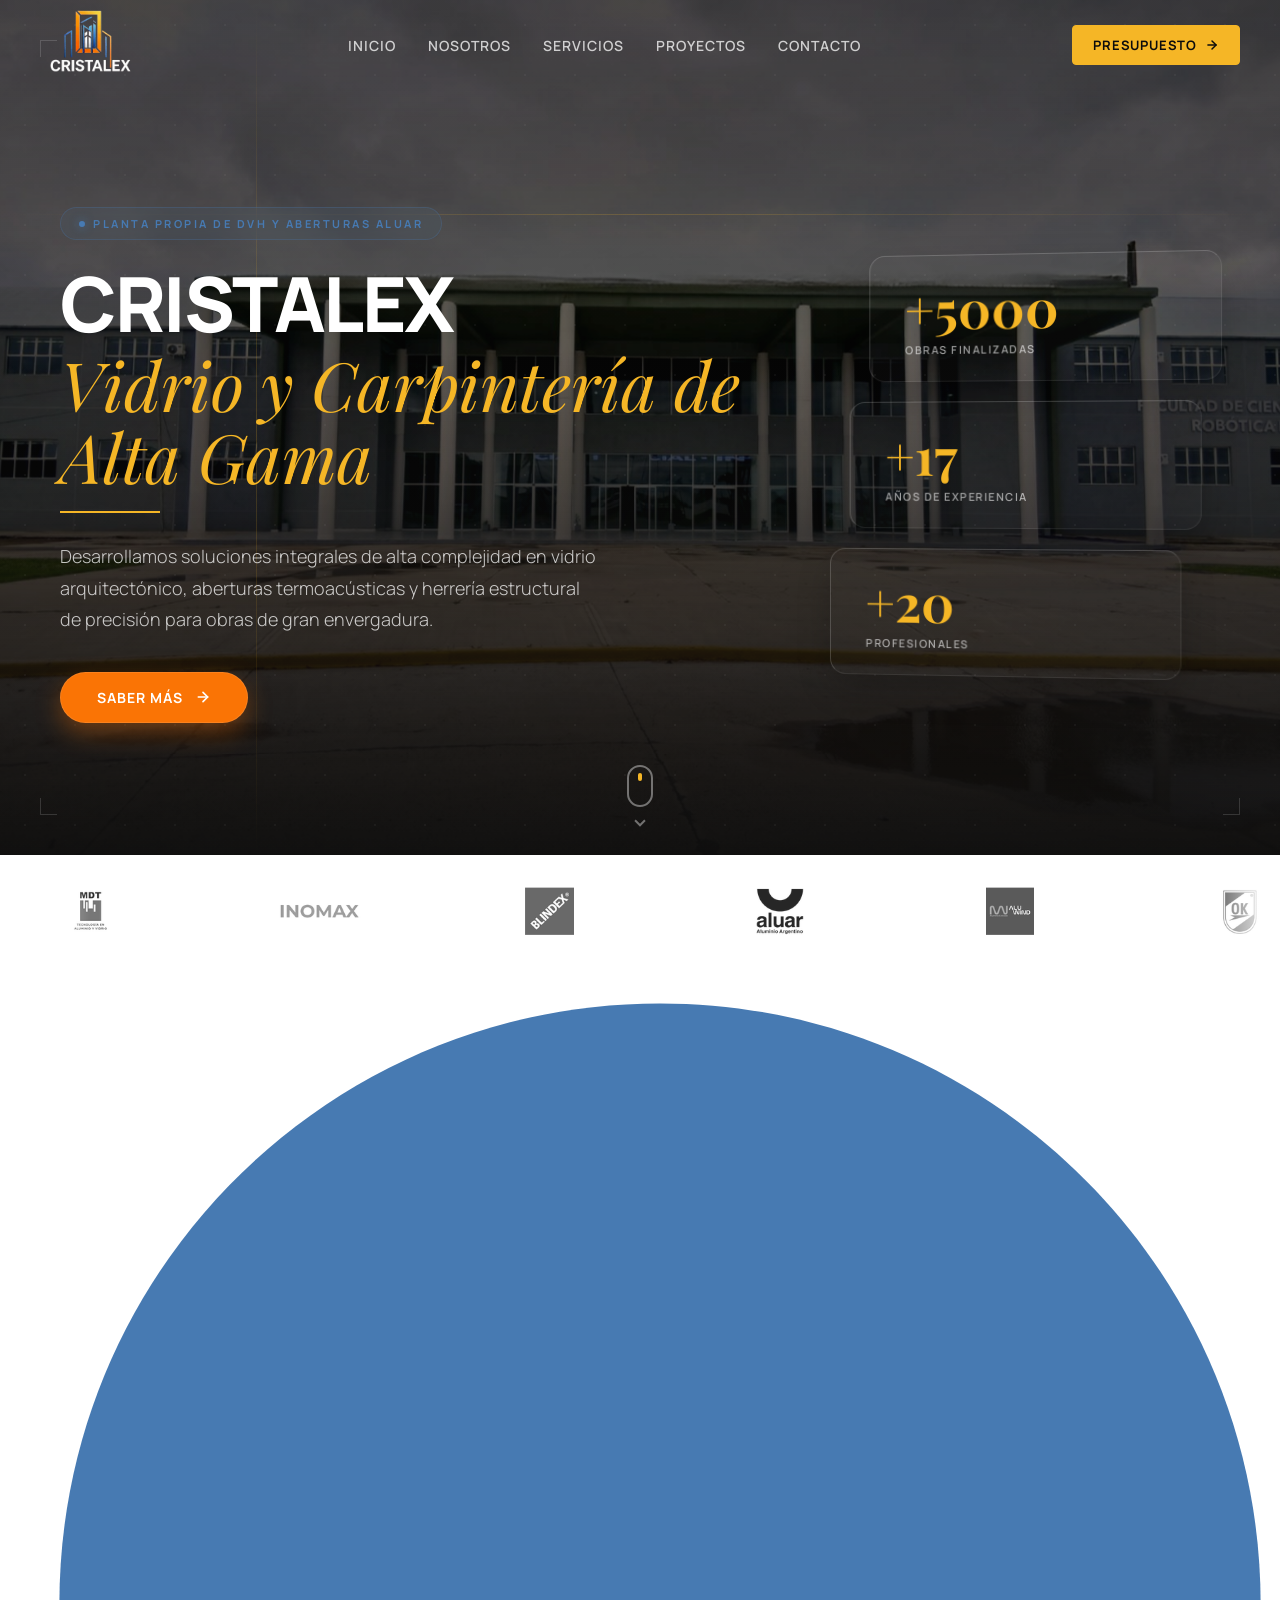
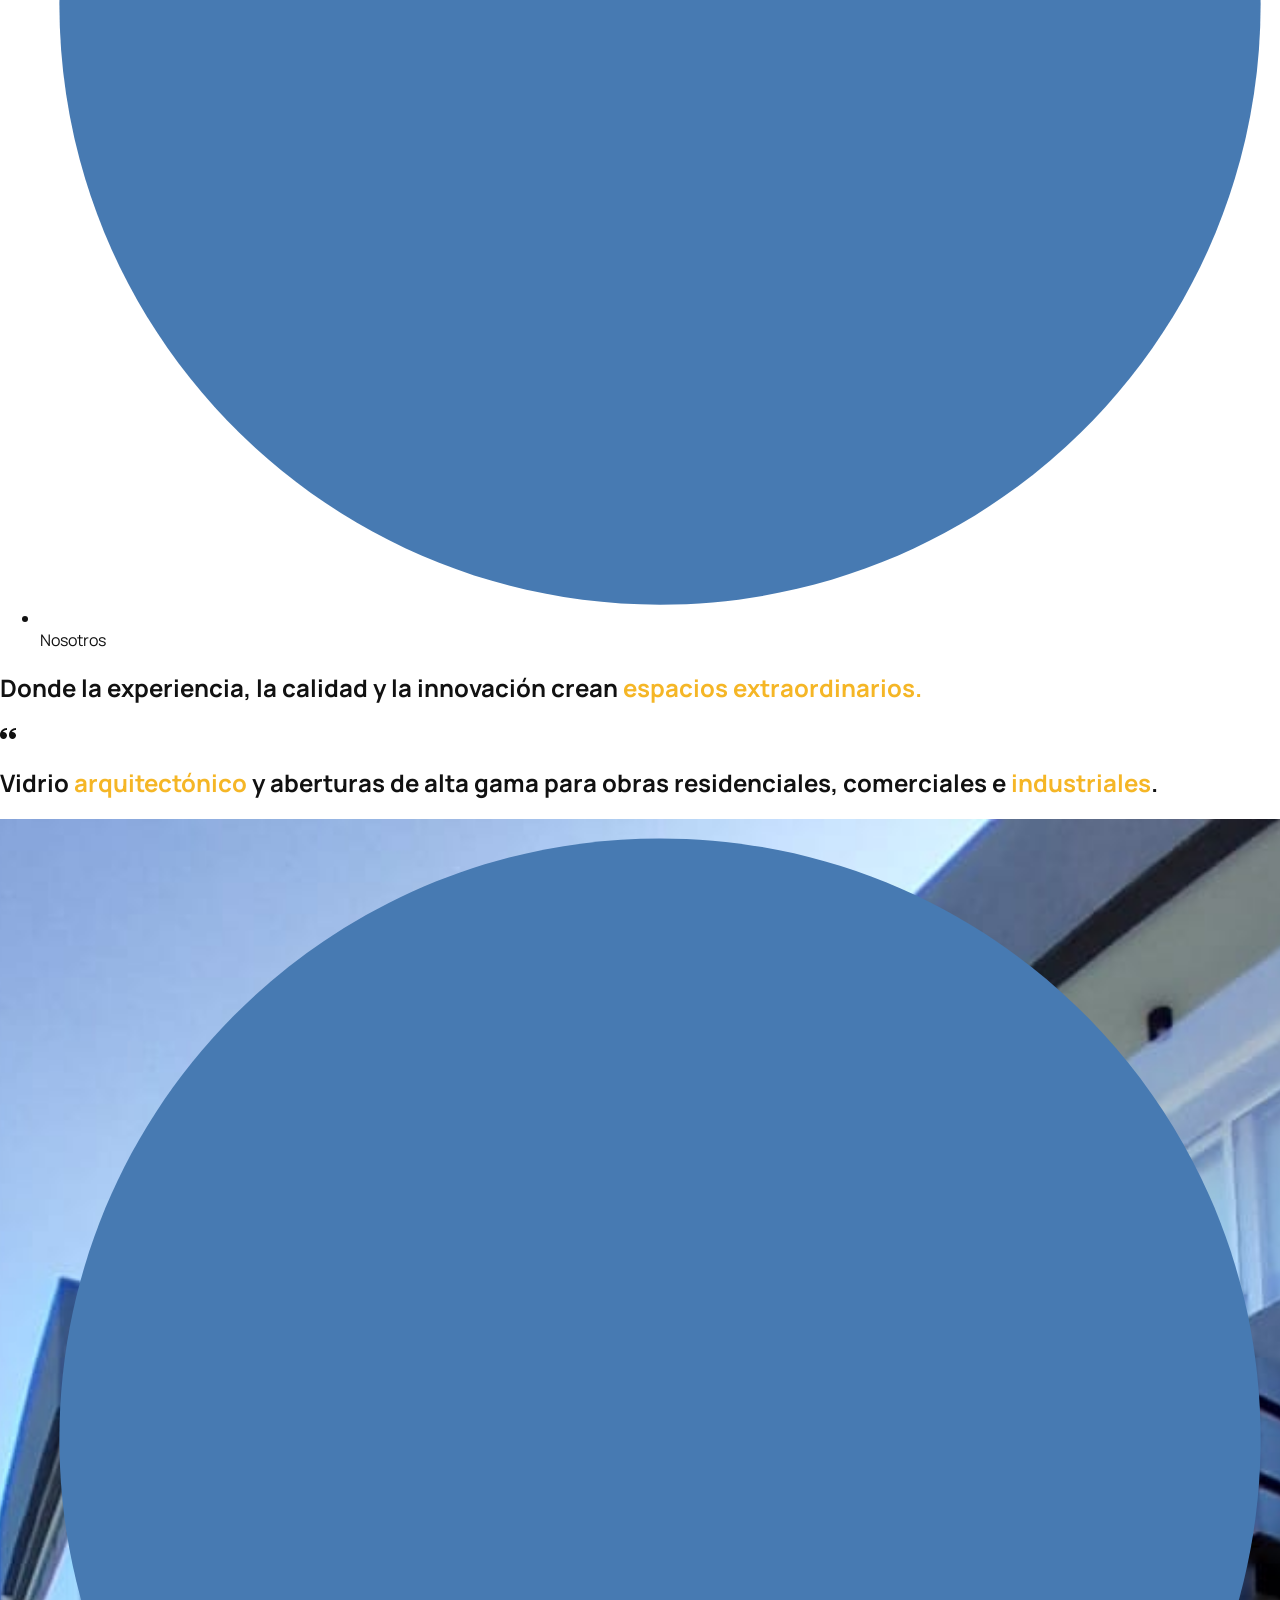
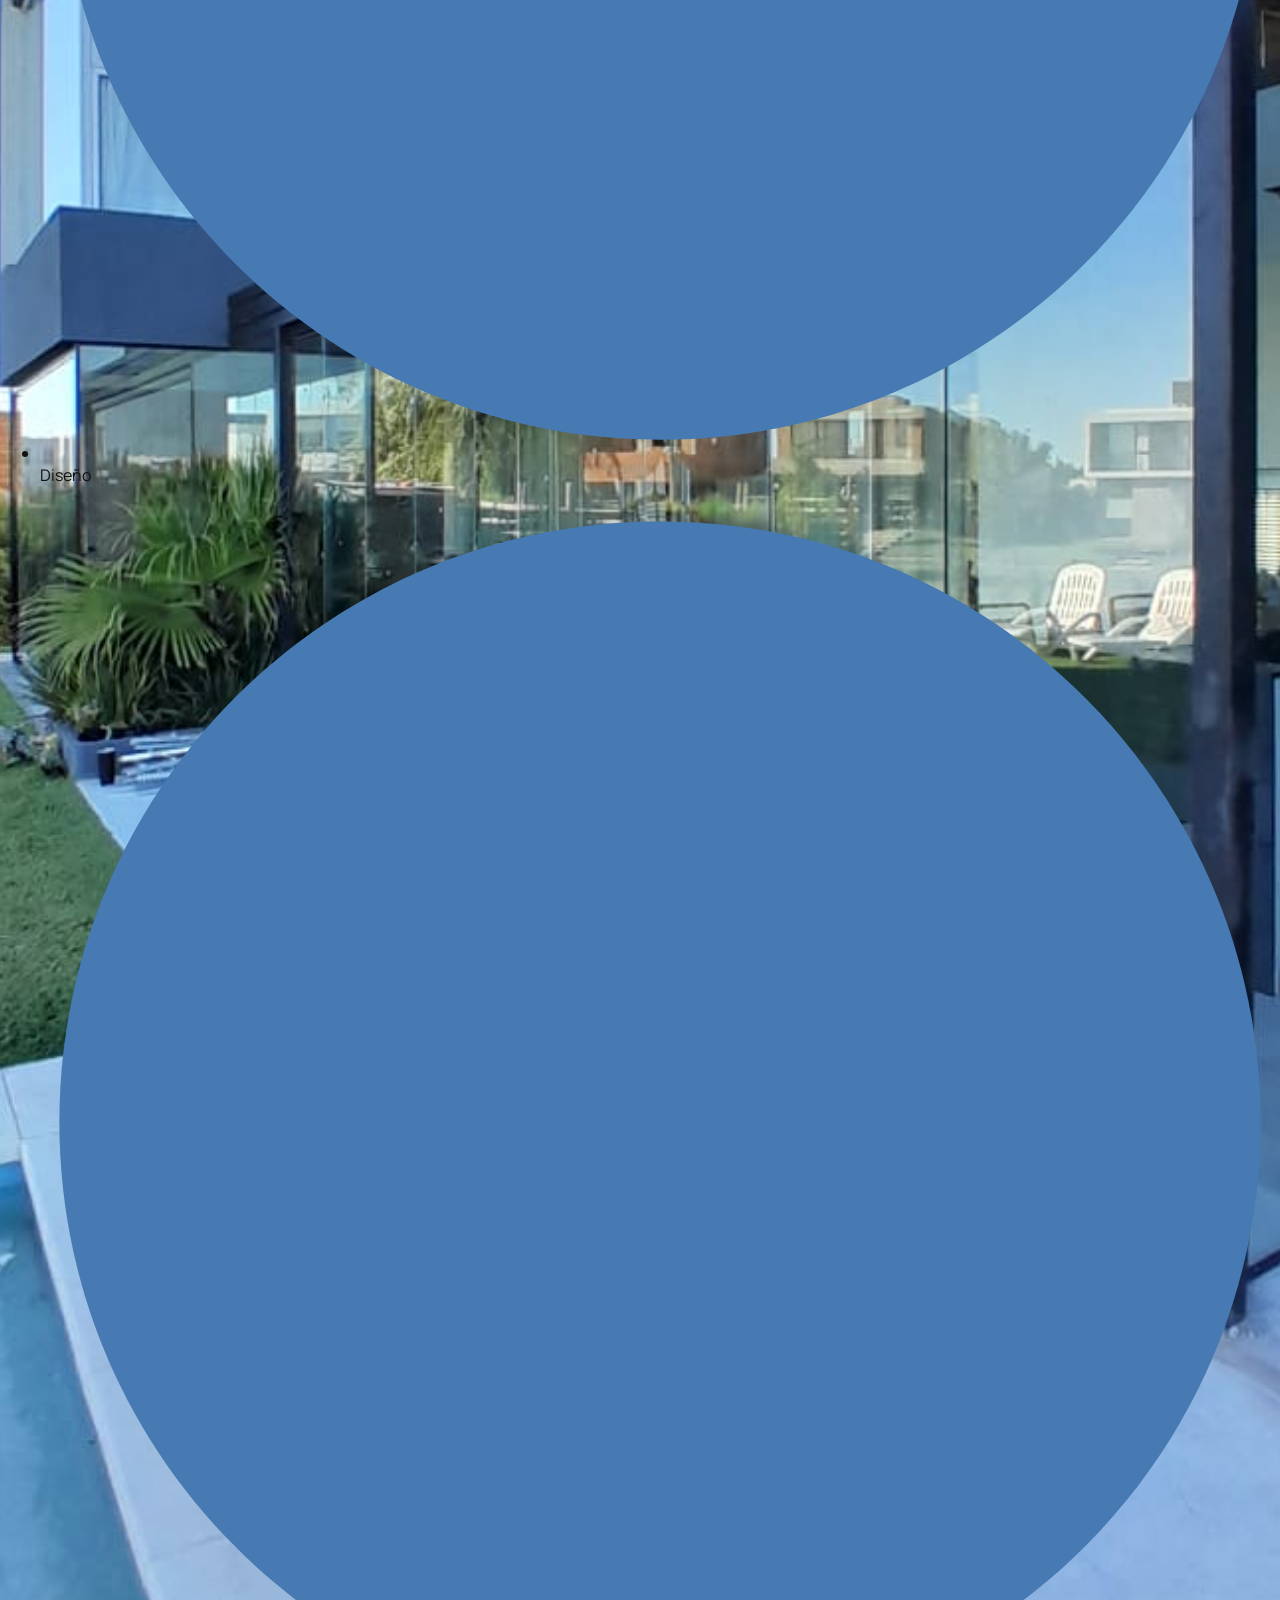
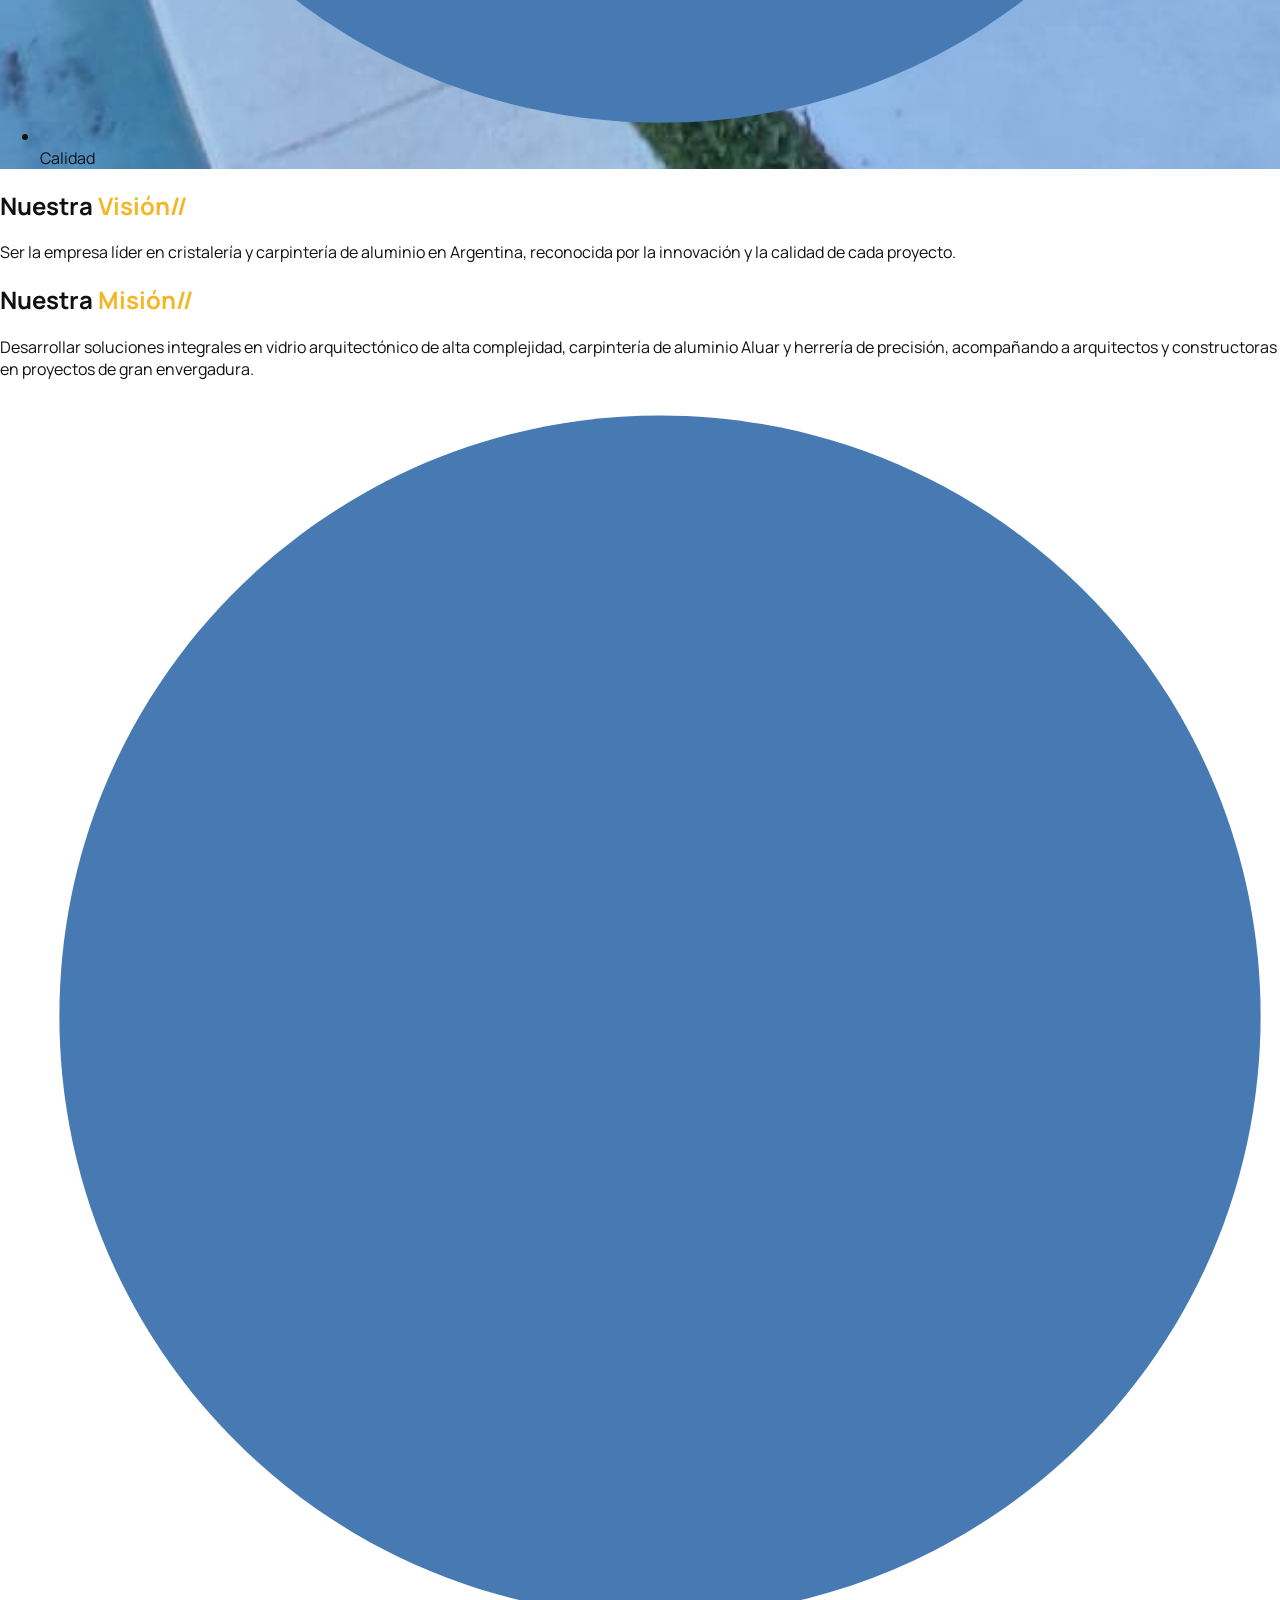
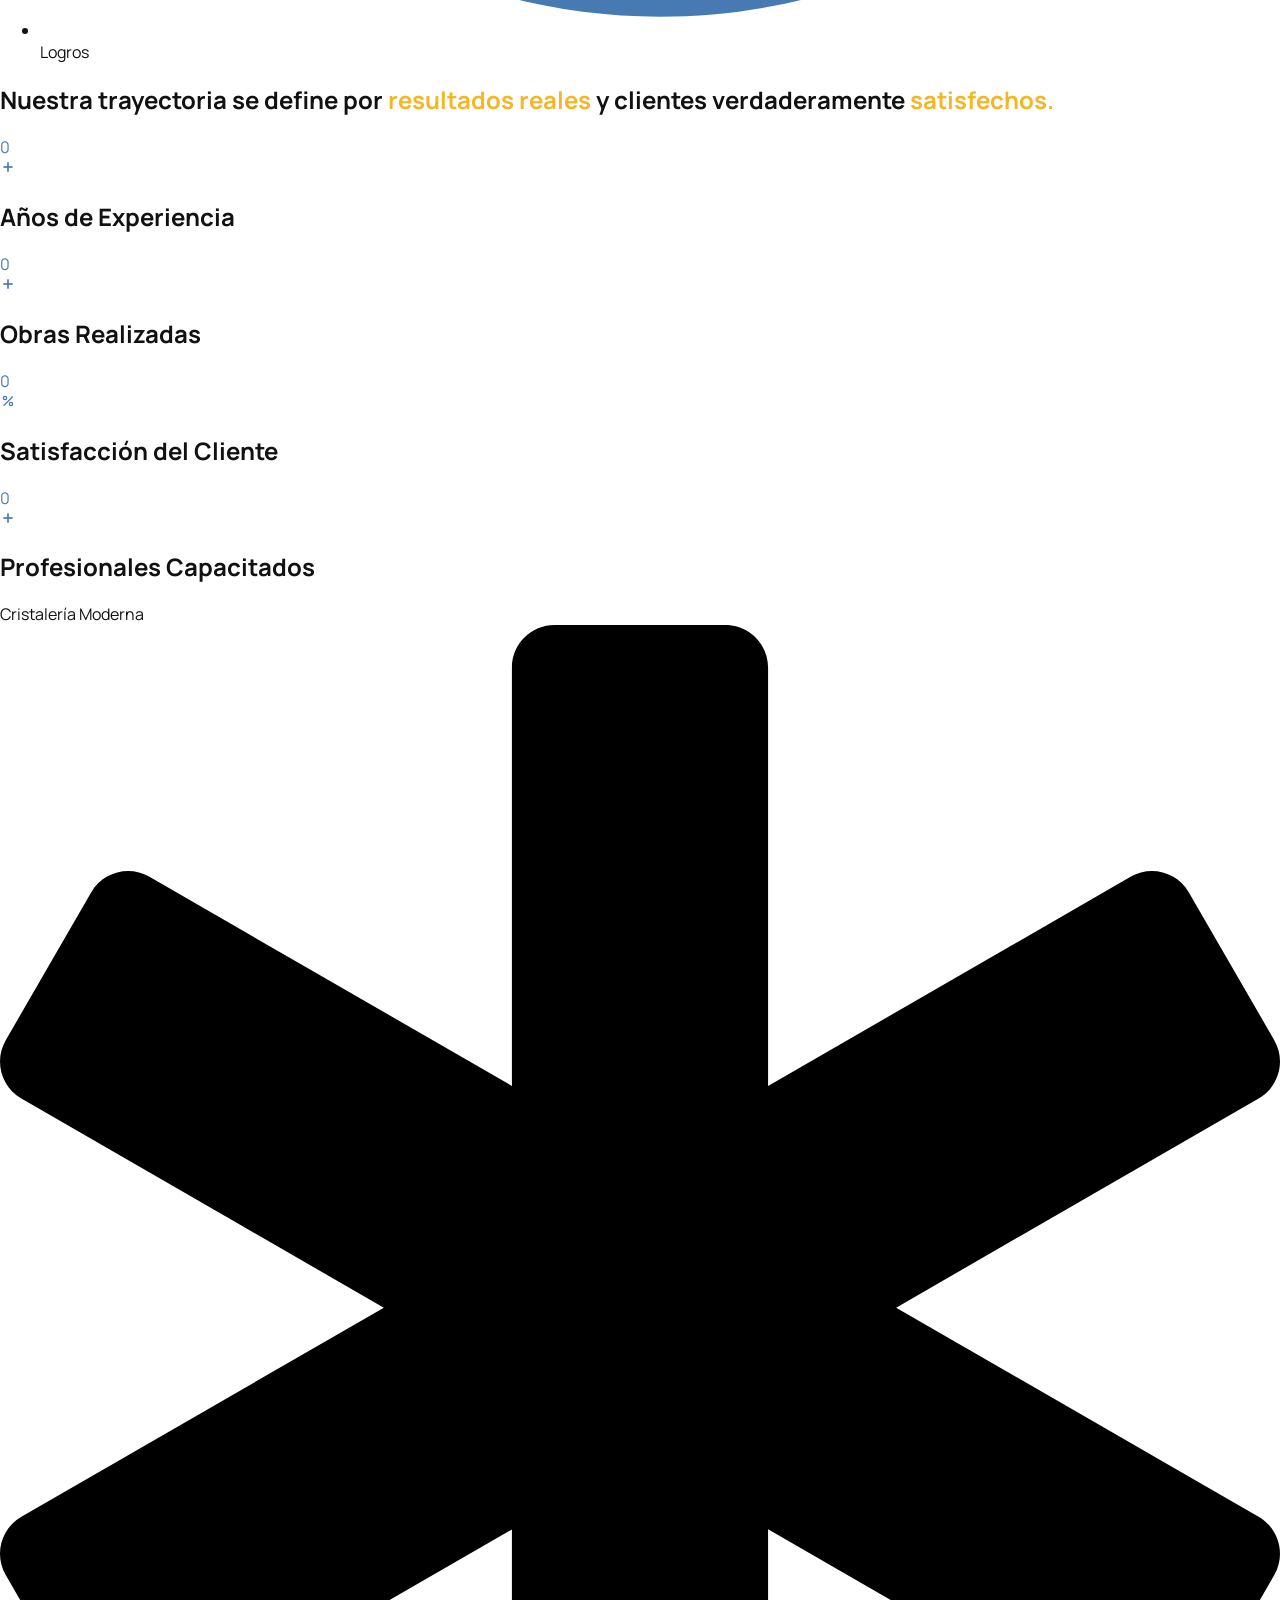
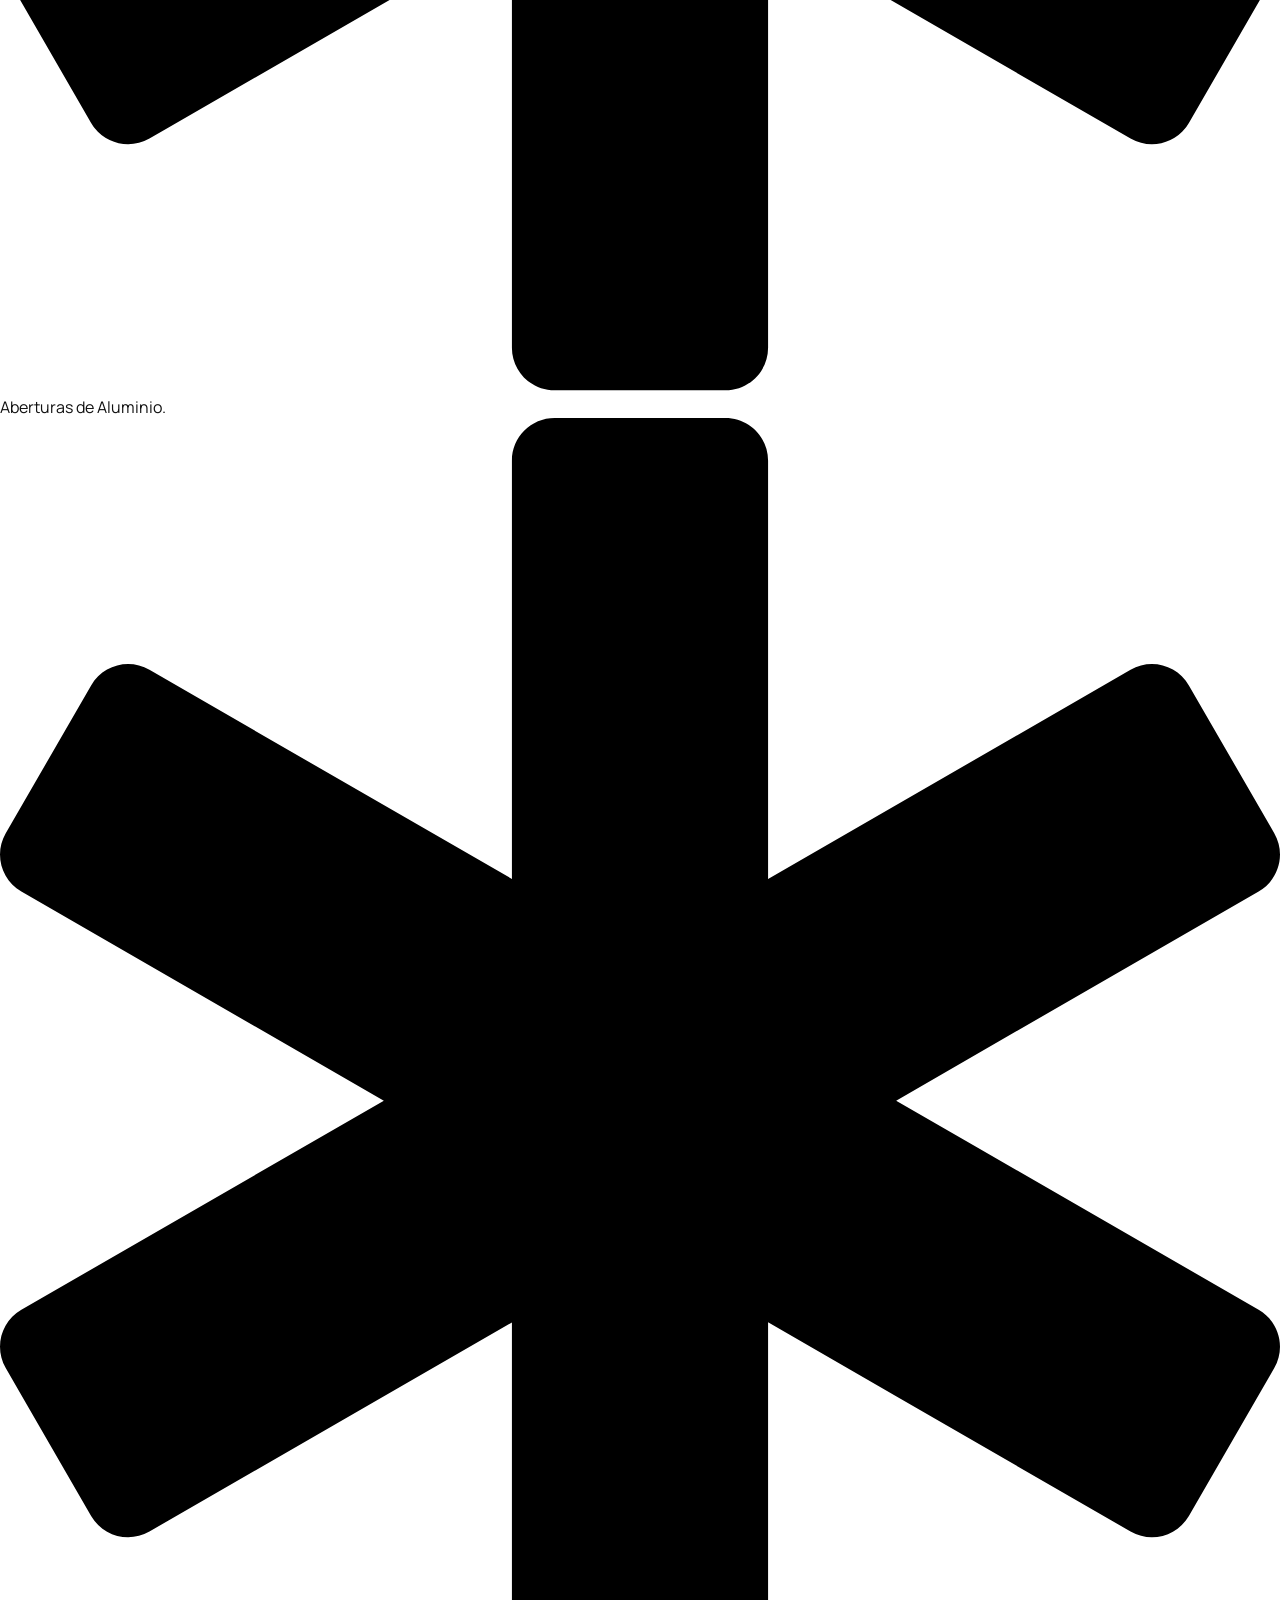
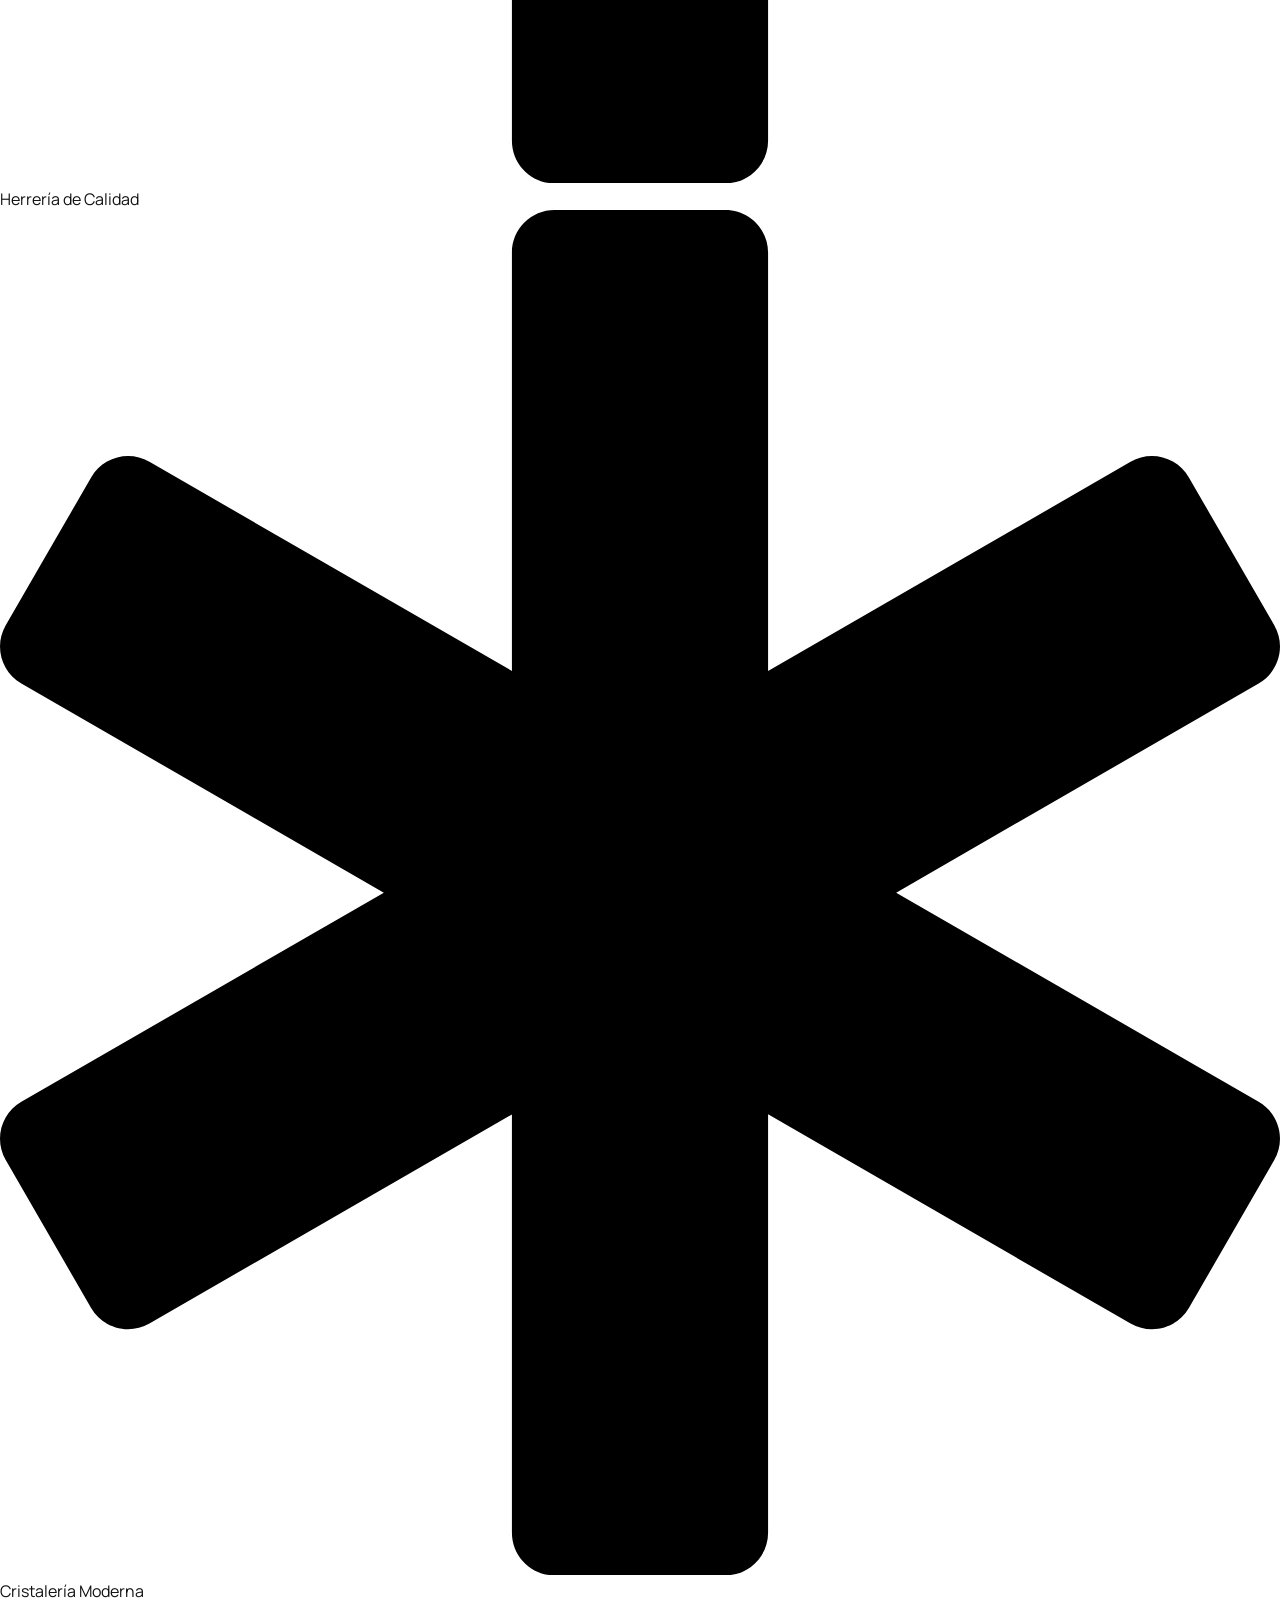
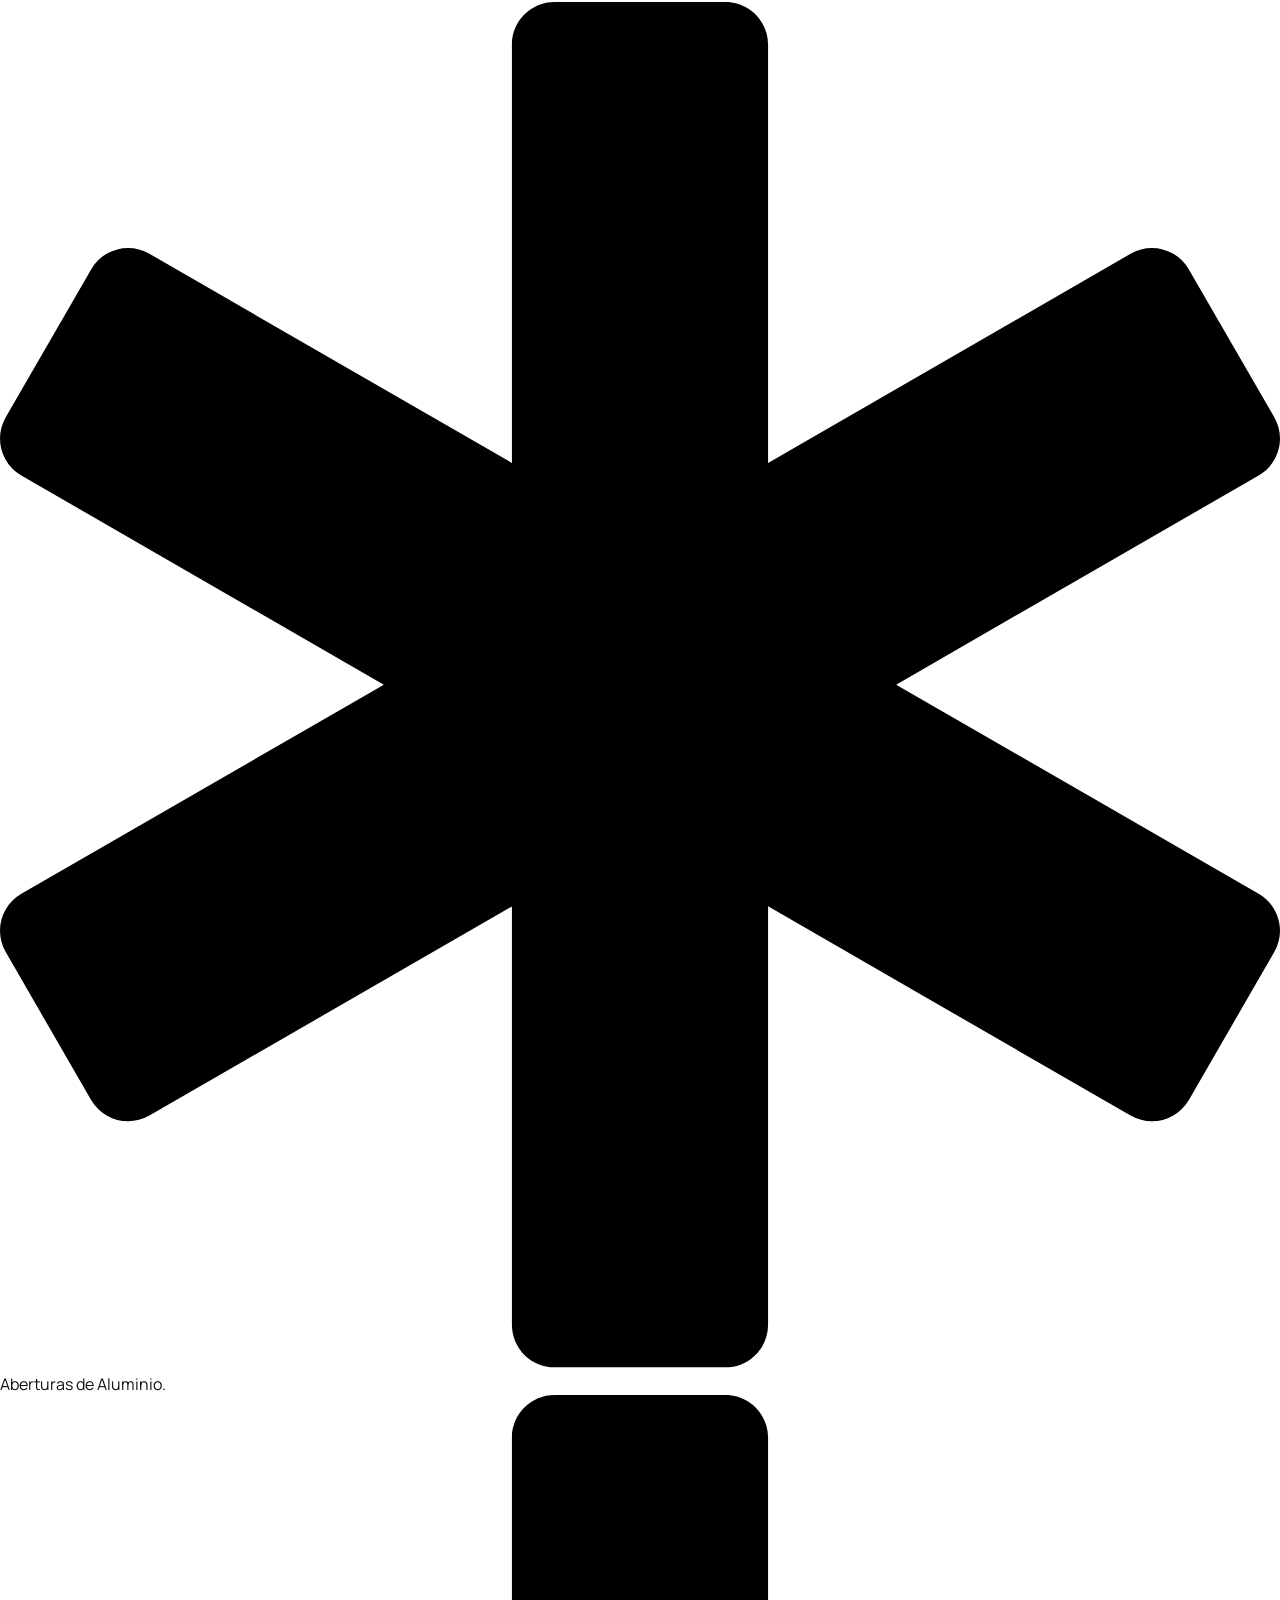
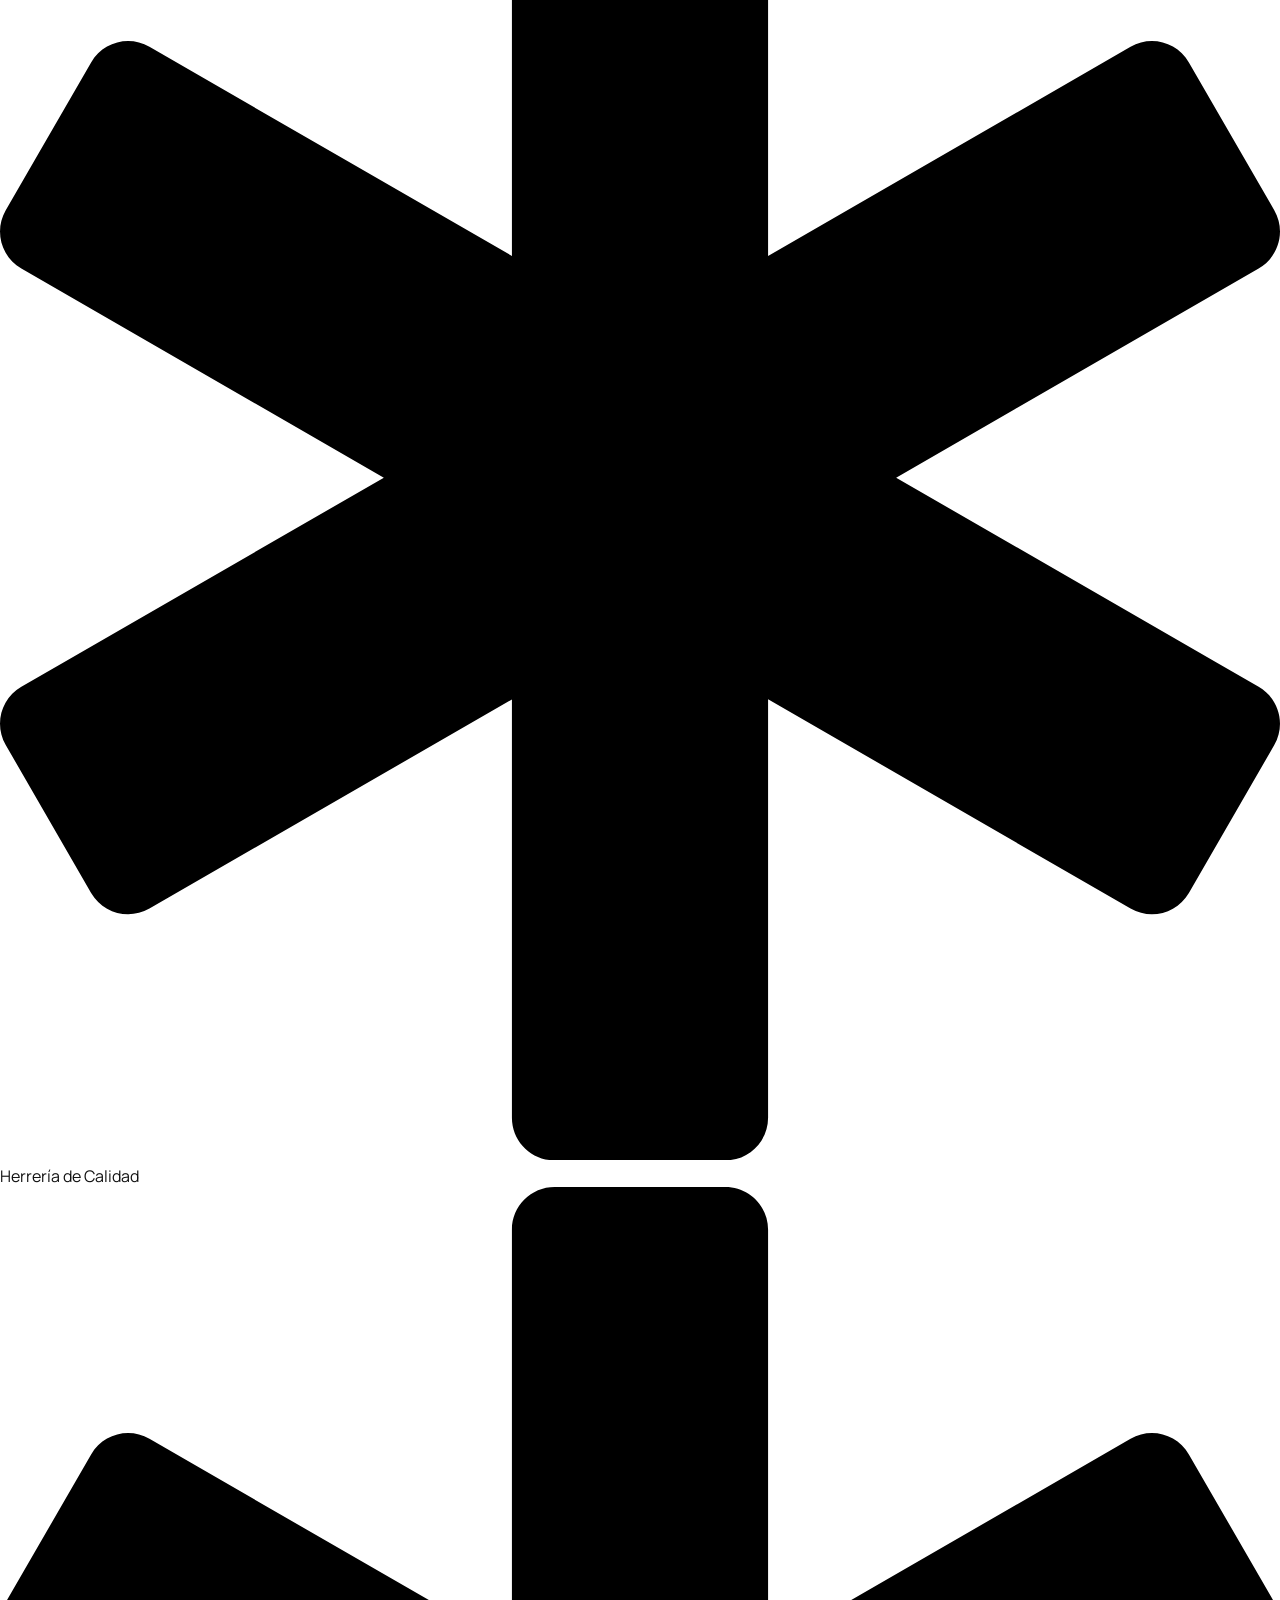
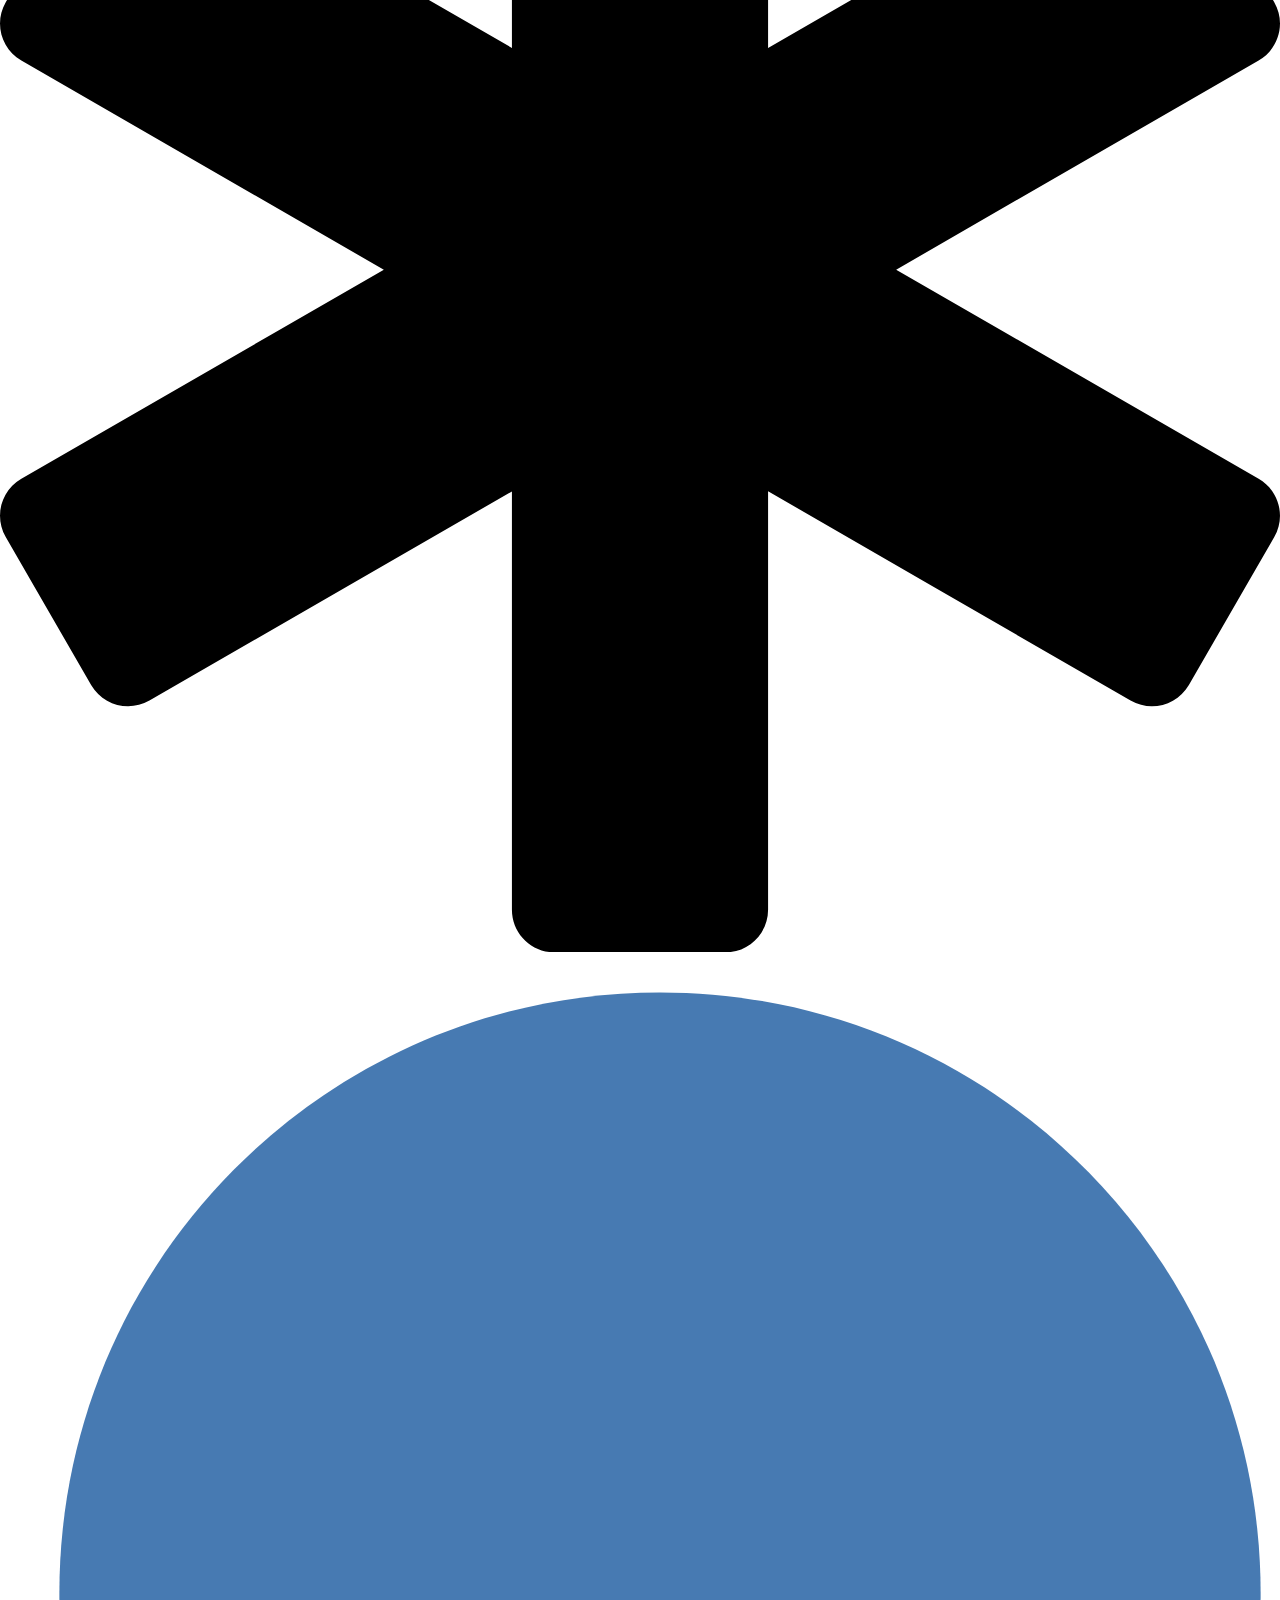
<file: index.html>
<!DOCTYPE html>
<html lang="en-US">

<head>
  <meta charset="UTF-8" />
  <meta name="viewport" content="width=device-width, initial-scale=1" />
  <link rel="profile" href="http://gmpg.org/xfn/11" />
  <link rel="pingback" href="https://templatekit.kitprostudio.com/archryze/xmlrpc.php" />
  <title>Cristalex - Construcciones Vidriadas</title>
  <meta name='robots' content='max-image-preview:large' />
  <link rel="alternate" type="application/rss+xml" title=" &raquo; Feed"
    href="https://templatekit.kitprostudio.com/archryze/feed/" />
  <link rel="alternate" type="application/rss+xml" title=" &raquo; Comments Feed"
    href="https://templatekit.kitprostudio.com/archryze/comments/feed/" />
  <link rel="alternate" title="oEmbed (JSON)" type="application/json+oembed"
    href="https://templatekit.kitprostudio.com/archryze/wp-json/oembed/1.0/embed?url=https%3A%2F%2Ftemplatekit.kitprostudio.com%2Farchryze%2F" />
  <link rel="alternate" title="oEmbed (XML)" type="text/xml+oembed"
    href="https://templatekit.kitprostudio.com/archryze/wp-json/oembed/1.0/embed?url=https%3A%2F%2Ftemplatekit.kitprostudio.com%2Farchryze%2F&#038;format=xml" />
  <style id="wp-img-auto-sizes-contain-inline-css">
    img:is([sizes=auto i], [sizes^="auto," i]) {
      contain-intrinsic-size: 3000px 1500px
    }

    /*# sourceURL=wp-img-auto-sizes-contain-inline-css */
  </style>
  <link rel='stylesheet' id='font-awesome-5-all-css'
    href='https://templatekit.kitprostudio.com/archryze/wp-content/plugins/elementor/assets/lib/font-awesome/css/all.min.css?ver=4.0.9'
    media='all' />
  <link rel='stylesheet' id='font-awesome-4-shim-css'
    href='https://templatekit.kitprostudio.com/archryze/wp-content/plugins/elementor/assets/lib/font-awesome/css/v4-shims.min.css?ver=4.0.9'
    media='all' />
  <link rel='stylesheet' id='hfe-widgets-style-css'
    href='https://templatekit.kitprostudio.com/archryze/wp-content/plugins/header-footer-elementor/inc/widgets-css/frontend.css?ver=2.8.1'
    media='all' />
  <link rel='stylesheet' id='jkit-elements-main-css'
    href='https://templatekit.kitprostudio.com/archryze/wp-content/plugins/jeg-elementor-kit/assets/css/elements/main.css?ver=3.0.2'
    media='all' />
  <style id="wp-emoji-styles-inline-css">
    img.wp-smiley,
    img.emoji {
      display: inline !important;
      border: none !important;
      box-shadow: none !important;
      height: 1em !important;
      width: 1em !important;
      margin: 0 0.07em !important;
      vertical-align: -0.1em !important;
      background: none !important;
      padding: 0 !important;
    }

    /*# sourceURL=wp-emoji-styles-inline-css */
  </style>
  <link rel='stylesheet' id='gutenkit-frontend-common-css'
    href='https://templatekit.kitprostudio.com/archryze/wp-content/plugins/gutenkit-blocks-addon/build/gutenkit/frontend-common.css?ver=a28538744097629e283d'
    media='all' />
  <link rel='stylesheet' id='popup-builder-block-global-css'
    href='https://templatekit.kitprostudio.com/archryze/wp-content/plugins/popup-builder-block/build/popup/global.css?ver=2.2.2'
    media='all' />
  <link rel='stylesheet' id='template-kit-export-css'
    href='https://templatekit.kitprostudio.com/archryze/wp-content/plugins/template-kit-export/assets/public/template-kit-export-public.css?ver=1.0.23'
    media='all' />
  <link rel='stylesheet' id='xs-front-style-css'
    href='https://templatekit.kitprostudio.com/archryze/wp-content/plugins/wp-social/assets/css/frontend.css?ver=3.1.6'
    media='all' />
  <link rel='stylesheet' id='xs_login_font_login_css-css'
    href='https://templatekit.kitprostudio.com/archryze/wp-content/plugins/wp-social/assets/css/font-icon.css?ver=3.1.6'
    media='all' />
  <link rel='stylesheet' id='hfe-style-css'
    href='https://templatekit.kitprostudio.com/archryze/wp-content/plugins/header-footer-elementor/assets/css/header-footer-elementor.css?ver=2.8.1'
    media='all' />
  <link rel='stylesheet' id='elementor-frontend-css'
    href='https://templatekit.kitprostudio.com/archryze/wp-content/plugins/elementor/assets/css/frontend.min.css?ver=4.0.9'
    media='all' />
  <link rel='stylesheet' id='elementor-post-5-css'
    href='https://templatekit.kitprostudio.com/archryze/wp-content/uploads/sites/65/elementor/css/post-5.css?ver=1779432878'
    media='all' />
  <link rel='stylesheet' id='widget-spacer-css'
    href='https://templatekit.kitprostudio.com/archryze/wp-content/plugins/elementor/assets/css/widget-spacer.min.css?ver=4.0.9'
    media='all' />
  <link rel='stylesheet' id='e-animation-fadeIn-css'
    href='https://templatekit.kitprostudio.com/archryze/wp-content/plugins/elementor/assets/lib/animations/styles/fadeIn.min.css?ver=4.0.9'
    media='all' />
  <link rel='stylesheet' id='widget-heading-css'
    href='https://templatekit.kitprostudio.com/archryze/wp-content/plugins/elementor/assets/css/widget-heading.min.css?ver=4.0.9'
    media='all' />
  <link rel='stylesheet' id='widget-icon-list-css'
    href='https://templatekit.kitprostudio.com/archryze/wp-content/plugins/elementor/assets/css/widget-icon-list.min.css?ver=4.0.9'
    media='all' />
  <link rel='stylesheet' id='e-animation-grow-css'
    href='https://templatekit.kitprostudio.com/archryze/wp-content/plugins/elementor/assets/lib/animations/styles/e-animation-grow.min.css?ver=4.0.9'
    media='all' />
  <link rel='stylesheet' id='widget-image-css'
    href='https://templatekit.kitprostudio.com/archryze/wp-content/plugins/elementor/assets/css/widget-image.min.css?ver=4.0.9'
    media='all' />
  <link rel='stylesheet' id='widget-counter-css'
    href='https://templatekit.kitprostudio.com/archryze/wp-content/plugins/elementor/assets/css/widget-counter.min.css?ver=4.0.9'
    media='all' />
  <link rel='stylesheet' id='widget-nested-accordion-css'
    href='https://templatekit.kitprostudio.com/archryze/wp-content/plugins/elementor/assets/css/widget-nested-accordion.min.css?ver=4.0.9'
    media='all' />
  <link rel='stylesheet' id='elementor-post-586-css'
    href='https://templatekit.kitprostudio.com/archryze/wp-content/uploads/sites/65/elementor/css/post-586.css?ver=1779432880'
    media='all' />
  <link rel='stylesheet' id='elementor-post-523-css'
    href='https://templatekit.kitprostudio.com/archryze/wp-content/uploads/sites/65/elementor/css/post-523.css?ver=1779432880'
    media='all' />
  <link rel='stylesheet' id='elementor-post-528-css'
    href='https://templatekit.kitprostudio.com/archryze/wp-content/uploads/sites/65/elementor/css/post-528.css?ver=1779432880'
    media='all' />
  <link rel='stylesheet' id='gutenkit-third-party-editor-compatibility-css'
    href='https://templatekit.kitprostudio.com/archryze/wp-content/plugins/popup-builder-block/build/compatibility/frontend.css?ver=3d448a7df93bfa355643'
    media='all' />
  <link rel='stylesheet' id='qi-addons-for-elementor-grid-style-css'
    href='https://templatekit.kitprostudio.com/archryze/wp-content/plugins/qi-addons-for-elementor/assets/css/grid.min.css?ver=1.9.5'
    media='all' />
  <link rel='stylesheet' id='qi-addons-for-elementor-helper-parts-style-css'
    href='https://templatekit.kitprostudio.com/archryze/wp-content/plugins/qi-addons-for-elementor/assets/css/helper-parts.min.css?ver=1.9.5'
    media='all' />
  <link rel='stylesheet' id='qi-addons-for-elementor-style-css'
    href='https://templatekit.kitprostudio.com/archryze/wp-content/plugins/qi-addons-for-elementor/assets/css/main.min.css?ver=1.9.5'
    media='all' />
  <link rel='stylesheet' id='cute-alert-css'
    href='https://templatekit.kitprostudio.com/archryze/wp-content/plugins/metform/public/assets/lib/cute-alert/style.css?ver=4.1.2'
    media='all' />
  <link rel='stylesheet' id='text-editor-style-css'
    href='https://templatekit.kitprostudio.com/archryze/wp-content/plugins/metform/public/assets/css/text-editor.css?ver=4.1.2'
    media='all' />
  <link rel='stylesheet' id='wur_content_css-css'
    href='https://templatekit.kitprostudio.com/archryze/wp-content/plugins/wp-ultimate-review/assets/public/css/content-page.css?ver=2.3.7'
    media='all' />
  <link rel='stylesheet' id='dashicons-css'
    href='https://templatekit.kitprostudio.com/archryze/wp-includes/css/dashicons.min.css?ver=7.0' media='all' />
  <link rel='stylesheet' id='hello-elementor-css'
    href='https://templatekit.kitprostudio.com/archryze/wp-content/themes/hello-elementor/assets/css/reset.css?ver=3.4.5'
    media='all' />
  <link rel='stylesheet' id='hello-elementor-theme-style-css'
    href='https://templatekit.kitprostudio.com/archryze/wp-content/themes/hello-elementor/assets/css/theme.css?ver=3.4.5'
    media='all' />
  <link rel='stylesheet' id='hello-elementor-header-footer-css'
    href='https://templatekit.kitprostudio.com/archryze/wp-content/themes/hello-elementor/assets/css/header-footer.css?ver=3.4.5'
    media='all' />
  <link rel='stylesheet' id='swiper-css'
    href='https://templatekit.kitprostudio.com/archryze/wp-content/plugins/qi-addons-for-elementor/assets/plugins/swiper/8.4.5/swiper.min.css?ver=8.4.5'
    media='all' />
  <link rel='stylesheet' id='hfe-elementor-icons-css'
    href='https://templatekit.kitprostudio.com/archryze/wp-content/plugins/elementor/assets/lib/eicons/css/elementor-icons.min.css?ver=5.34.0'
    media='all' />
  <link rel='stylesheet' id='hfe-icons-list-css'
    href='https://templatekit.kitprostudio.com/archryze/wp-content/plugins/elementor/assets/css/widget-icon-list.min.css?ver=3.24.3'
    media='all' />
  <link rel='stylesheet' id='hfe-social-icons-css'
    href='https://templatekit.kitprostudio.com/archryze/wp-content/plugins/elementor/assets/css/widget-social-icons.min.css?ver=3.24.0'
    media='all' />
  <link rel='stylesheet' id='hfe-social-share-icons-brands-css'
    href='https://templatekit.kitprostudio.com/archryze/wp-content/plugins/elementor/assets/lib/font-awesome/css/brands.css?ver=5.15.3'
    media='all' />
  <link rel='stylesheet' id='hfe-social-share-icons-fontawesome-css'
    href='https://templatekit.kitprostudio.com/archryze/wp-content/plugins/elementor/assets/lib/font-awesome/css/fontawesome.css?ver=5.15.3'
    media='all' />
  <link rel='stylesheet' id='hfe-nav-menu-icons-css'
    href='https://templatekit.kitprostudio.com/archryze/wp-content/plugins/elementor/assets/lib/font-awesome/css/solid.css?ver=5.15.3'
    media='all' />
  <link rel='stylesheet' id='ekit-widget-styles-css'
    href='https://templatekit.kitprostudio.com/archryze/wp-content/plugins/elementskit-lite/widgets/init/assets/css/widget-styles.css?ver=3.7.8'
    media='all' />
  <link rel='stylesheet' id='ekit-responsive-css'
    href='https://templatekit.kitprostudio.com/archryze/wp-content/plugins/elementskit-lite/widgets/init/assets/css/responsive.css?ver=3.7.8'
    media='all' />
  <link rel='stylesheet' id='elementor-gf-manrope-css'
    href='https://fonts.googleapis.com/css?family=Manrope:100,100italic,200,200italic,300,300italic,400,400italic,500,500italic,600,600italic,700,700italic,800,800italic,900,900italic&#038;display=swap'
    media='all' />
  <link rel='stylesheet' id='elementor-gf-roboto-css'
    href='https://fonts.googleapis.com/css?family=Roboto:100,100italic,200,200italic,300,300italic,400,400italic,500,500italic,600,600italic,700,700italic,800,800italic,900,900italic&#038;display=swap'
    media='all' />
  <link rel='stylesheet' id='elementor-gf-playfairdisplay-css'
    href='https://fonts.googleapis.com/css?family=Playfair+Display:100,100italic,200,200italic,300,300italic,400,400italic,500,500italic,600,600italic,700,700italic,800,800italic,900,900italic&#038;display=swap'
    media='all' />
  <link rel='stylesheet' id='elementor-icons-ekiticons-css'
    href='https://templatekit.kitprostudio.com/archryze/wp-content/plugins/elementskit-lite/modules/elementskit-icon-pack/assets/css/ekiticons.css?ver=3.7.8'
    media='all' />
  <link rel='stylesheet' id='elementor-icons-jkiticon-css'
    href='https://templatekit.kitprostudio.com/archryze/wp-content/plugins/jeg-elementor-kit/assets/fonts/jkiticon/jkiticon.css?ver=3.0.2'
    media='all' />
  <script id="font-awesome-4-shim-js"
    src="https://templatekit.kitprostudio.com/archryze/wp-content/plugins/elementor/assets/lib/font-awesome/js/v4-shims.min.js?ver=4.0.9"></script>
  <script id="jquery-core-js"
    src="https://templatekit.kitprostudio.com/archryze/wp-includes/js/jquery/jquery.min.js?ver=3.7.1"></script>
  <script id="jquery-migrate-js"
    src="https://templatekit.kitprostudio.com/archryze/wp-includes/js/jquery/jquery-migrate.min.js?ver=3.4.1"></script>
  <script id="jquery-js-after">
    !function ($) { "use strict"; $(document).ready(function () { $(this).scrollTop() > 100 && $(".hfe-scroll-to-top-wrap").removeClass("hfe-scroll-to-top-hide"), $(window).scroll(function () { $(this).scrollTop() < 100 ? $(".hfe-scroll-to-top-wrap").fadeOut(300) : $(".hfe-scroll-to-top-wrap").fadeIn(300) }), $(".hfe-scroll-to-top-wrap").on("click", function () { $("html, body").animate({ scrollTop: 0 }, 300); return !1 }) }) }(jQuery);
    !function ($) { 'use strict'; $(document).ready(function () { var bar = $('.hfe-reading-progress-bar'); if (!bar.length) return; $(window).on('scroll', function () { var s = $(window).scrollTop(), d = $(document).height() - $(window).height(), p = d ? s / d * 100 : 0; bar.css('width', p + '%') }); }); }(jQuery);
    //# sourceURL=jquery-js-after
  </script>
  <script id="template-kit-export-js"
    src="https://templatekit.kitprostudio.com/archryze/wp-content/plugins/template-kit-export/assets/public/template-kit-export-public.js?ver=1.0.23"></script>
  <script id="xs_front_main_js-js-extra">
    var rest_config = { "rest_url": "https://templatekit.kitprostudio.com/archryze/wp-json/", "nonce": "a85788f4dc", "insta_enabled": "" };
    //# sourceURL=xs_front_main_js-js-extra
  </script>
  <script id="xs_front_main_js-js"
    src="https://templatekit.kitprostudio.com/archryze/wp-content/plugins/wp-social/assets/js/front-main.js?ver=3.1.6"></script>
  <script id="xs_social_custom-js-extra">
    var rest_api_conf = { "siteurl": "https://templatekit.kitprostudio.com/archryze", "nonce": "a85788f4dc", "root": "https://templatekit.kitprostudio.com/archryze/wp-json/" };
    var wsluFrontObj = { "resturl": "https://templatekit.kitprostudio.com/archryze/wp-json/", "rest_nonce": "a85788f4dc" };
    //# sourceURL=xs_social_custom-js-extra
  </script>
  <script id="xs_social_custom-js"
    src="https://templatekit.kitprostudio.com/archryze/wp-content/plugins/wp-social/assets/js/social-front.js?ver=3.1.6"></script>
  <script id="wur_review_content_script-js"
    src="https://templatekit.kitprostudio.com/archryze/wp-content/plugins/wp-ultimate-review/assets/public/script/content-page.js?ver=2.3.7"></script>
  <link rel="https://api.w.org/" href="https://templatekit.kitprostudio.com/archryze/wp-json/" />
  <link rel="alternate" title="JSON" type="application/json"
    href="https://templatekit.kitprostudio.com/archryze/wp-json/wp/v2/pages/586" />
  <link rel="EditURI" type="application/rsd+xml" title="RSD"
    href="https://templatekit.kitprostudio.com/archryze/xmlrpc.php?rsd" />
  <meta name="generator" content="WordPress 7.0" />
  <link rel="canonical" href="https://templatekit.kitprostudio.com/archryze/" />
  <link rel='shortlink' href='https://templatekit.kitprostudio.com/archryze/' />
  <script
    type='text/javascript'>var breakpoints = [{ "label": "Desktop", "slug": "Desktop", "value": "base", "direction": "max", "isActive": true, "isRequired": true }, { "label": "Tablet", "slug": "Tablet", "value": "1024", "direction": "max", "isActive": true, "isRequired": true }, { "label": "Mobile", "slug": "Mobile", "value": "767", "direction": "max", "isActive": true, "isRequired": true }];</script>
  <meta name="generator"
    content="Elementor 4.0.9; features: e_font_icon_svg, additional_custom_breakpoints; settings: css_print_method-external, google_font-enabled, font_display-swap">
  <style>
    .e-con.e-parent:nth-of-type(n+4):not(.e-lazyloaded):not(.e-no-lazyload),
    .e-con.e-parent:nth-of-type(n+4):not(.e-lazyloaded):not(.e-no-lazyload) * {
      background-image: none !important;
    }

    @media screen and (max-height: 1024px) {

      .e-con.e-parent:nth-of-type(n+3):not(.e-lazyloaded):not(.e-no-lazyload),
      .e-con.e-parent:nth-of-type(n+3):not(.e-lazyloaded):not(.e-no-lazyload) * {
        background-image: none !important;
      }
    }

    @media screen and (max-height: 640px) {

      .e-con.e-parent:nth-of-type(n+2):not(.e-lazyloaded):not(.e-no-lazyload),
      .e-con.e-parent:nth-of-type(n+2):not(.e-lazyloaded):not(.e-no-lazyload) * {
        background-image: none !important;
      }
    }
  </style>
  <!-- Cristalex: override section background images -->
  <style id="cristalex-bg-override">
    /* Hero section background */
    .elementor-element.elementor-element-79d2b749:not(.elementor-motion-effects-element-type-background),
    .elementor-element.elementor-element-79d2b749 > .elementor-motion-effects-container > .elementor-motion-effects-layer {
      background-image: url("img/real_hero_bg.jpg") !important;
      background-position: center center !important;
      background-size: cover !important;
    }
    /* About/Building section background */
    .elementor-element.elementor-element-65a79589:not(.elementor-motion-effects-element-type-background),
    .elementor-element.elementor-element-65a79589 > .elementor-motion-effects-container > .elementor-motion-effects-layer {
      background-image: url("img/real_about_install.jpeg") !important;
      background-position: center center !important;
      background-size: cover !important;
    }
  </style>
  <link rel="stylesheet" href="https://cdnjs.cloudflare.com/ajax/libs/font-awesome/6.5.1/css/all.min.css" />
  <style>
    @font-face {
      font-family: "jkiticon";
      src: url("https://templatekit.kitprostudio.com/archryze/wp-content/plugins/jeg-elementor-kit/assets/fonts/jkiticon/jkiticon.woff2") format("woff2");
      font-weight: normal;
      font-style: normal;
      font-display: swap;
    }

    @font-face {
      font-family: "ekiticons";
      src: url("https://templatekit.kitprostudio.com/archryze/wp-content/plugins/elementskit-lite/modules/elementskit-icon-pack/assets/fonts/ekiticons.woff2") format("woff2");
      font-weight: normal;
      font-style: normal;
      font-display: swap;
    }

    .jki,
    [class^="jki-"],
    [class*=" jki-"] {
      font-family: "jkiticon" !important;
      font-style: normal;
      font-weight: normal;
      font-variant: normal;
      text-transform: none;
      line-height: 1;
      -webkit-font-smoothing: antialiased;
    }

    .ekiticon,
    [class^="icon-"],
    [class*=" icon-"] {
      font-family: "ekiticons" !important;
      font-style: normal;
      font-weight: normal;
      font-variant: normal;
      text-transform: none;
      line-height: 1;
      -webkit-font-smoothing: antialiased;
    }
  </style>
  <link rel="stylesheet" href="cristalex-custom.css?v=1.3" />
</head>

<body
  class="home wp-singular page-template page-template-elementor_header_footer page page-id-586 wp-embed-responsive wp-theme-hello-elementor gutenkit gutenkit-frontend ehf-header ehf-footer ehf-template-hello-elementor ehf-stylesheet-hello-elementor qodef-qi--no-touch qi-addons-for-elementor-1.9.5 jkit-color-scheme hello-elementor-default elementor-default elementor-template-full-width elementor-kit-5 elementor-page elementor-page-586">
  <div id="page" class="hfeed site">

    <header class="cristalex-header">
      <style>
        .cristalex-header {
          position: fixed !important;
          top: 0 !important;
          left: 0 !important;
          width: 100% !important;
          height: 90px !important;
          display: flex !important;
          align-items: center !important;
          z-index: 999999 !important;
          transition: all 0.4s cubic-bezier(0.25, 0.8, 0.25, 1) !important;
          background-color: transparent !important;
          border-bottom: 1px solid transparent !important;
        }

        .cristalex-header.cristalex-scrolled {
          height: 75px !important;
          background-color: rgba(255, 255, 255, 0.96) !important;
          backdrop-filter: blur(16px) !important;
          -webkit-backdrop-filter: blur(16px) !important;
          border-bottom: 1px solid rgba(245, 182, 38, 0.2) !important;
          box-shadow: 0 2px 20px rgba(0, 0, 0, 0.08) !important;
        }

        /* When scrolled (white bg) nav links go dark */
        .cristalex-header.cristalex-scrolled .cristalex-nav-link {
          color: rgba(17, 17, 17, 0.8) !important;
        }

        .cristalex-header.cristalex-scrolled .cristalex-nav-link:hover,
        .cristalex-header.cristalex-scrolled .cristalex-nav-link.active {
          color: #F5B626 !important;
        }


        .cristalex-header-container {
          width: 100% !important;
          max-width: 1240px !important;
          margin: 0 auto !important;
          padding: 0 40px !important;
          display: flex !important;
          align-items: center !important;
          justify-content: space-between !important;
          height: 100% !important;
        }

        .cristalex-header-logo-link {
          display: flex !important;
          align-items: center !important;
          height: 100% !important;
          text-decoration: none !important;
          overflow: visible !important;
        }

        .cristalex-header-logo-img {
          max-height: 96px !important;
          width: auto !important;
          transition: all 0.4s ease !important;
          flex-shrink: 0 !important;
          margin-top: 6px !important;
        }

        .cristalex-header.cristalex-scrolled .cristalex-header-logo-img {
          max-height: 76px !important;
          margin-top: 3px !important;
        }

        .cristalex-header-nav {
          display: flex !important;
          align-items: center !important;
          gap: 32px !important;
        }

        .cristalex-nav-link {
          font-family: 'Manrope', sans-serif !important;
          font-size: 14px !important;
          font-weight: 600 !important;
          color: rgba(255, 255, 255, 0.75) !important;
          text-decoration: none !important;
          text-transform: uppercase !important;
          letter-spacing: 1px !important;
          position: relative !important;
          padding: 8px 0 !important;
          transition: color 0.3s ease !important;
        }

        .cristalex-nav-link:hover,
        .cristalex-nav-link.active {
          color: #F5B626 !important;
        }

        .cristalex-nav-link::after {
          content: '' !important;
          position: absolute !important;
          bottom: 0 !important;
          left: 0 !important;
          width: 0 !important;
          height: 2px !important;
          background-color: #F5B626 !important;
          transition: width 0.3s ease !important;
        }

        .cristalex-nav-link:hover::after,
        .cristalex-nav-link.active::after {
          width: 100% !important;
        }

        .cristalex-header-cta-wrapper {
          display: block !important;
        }

        .cristalex-header-cta-btn {
          font-family: 'Manrope', sans-serif !important;
          display: inline-flex !important;
          align-items: center !important;
          gap: 8px !important;
          background-color: #F5B626 !important;
          color: #0c0c0c !important;
          padding: 10px 20px !important;
          border-radius: 4px !important;
          font-size: 13px !important;
          font-weight: 700 !important;
          text-transform: uppercase !important;
          letter-spacing: 0.8px !important;
          text-decoration: none !important;
          transition: all 0.3s cubic-bezier(0.25, 0.8, 0.25, 1) !important;
          border: 1px solid #F5B626 !important;
        }

        .cristalex-header-cta-btn:hover {
          background-color: transparent !important;
          color: #F5B626 !important;
          box-shadow: 0 0 15px rgba(245, 182, 38, 0.3) !important;
        }

        .cristalex-mobile-toggle {
          display: none !important;
          cursor: pointer !important;
          padding: 10px !important;
          z-index: 1000000 !important;
        }

        .cristalex-hamburger {
          width: 24px !important;
          height: 18px !important;
          display: flex !important;
          flex-direction: column !important;
          justify-content: space-between !important;
          position: relative !important;
        }

        .cristalex-hamburger span {
          display: block !important;
          width: 100% !important;
          height: 2px !important;
          background-color: #ffffff !important;
          transition: all 0.3s cubic-bezier(0.25, 0.8, 0.25, 1) !important;
        }

        .cristalex-mobile-drawer {
          position: fixed !important;
          top: 0 !important;
          left: 0 !important;
          width: 100% !important;
          height: 100vh !important;
          background-color: rgba(12, 12, 12, 0.98) !important;
          backdrop-filter: blur(20px) !important;
          -webkit-backdrop-filter: blur(20px) !important;
          z-index: 999998 !important;
          display: flex !important;
          align-items: center !important;
          justify-content: center !important;
          transition: transform 0.4s cubic-bezier(0.25, 0.8, 0.25, 1) !important;
          transform: translateY(-100%) !important;
        }

        .cristalex-header.cristalex-mobile-active .cristalex-mobile-drawer {
          transform: translateY(0) !important;
        }

        .cristalex-header.cristalex-mobile-active .cristalex-hamburger span:nth-child(1) {
          transform: translateY(8px) rotate(45deg) !important;
        }

        .cristalex-header.cristalex-mobile-active .cristalex-hamburger span:nth-child(2) {
          opacity: 0 !important;
        }

        .cristalex-header.cristalex-mobile-active .cristalex-hamburger span:nth-child(3) {
          transform: translateY(-8px) rotate(-45deg) !important;
        }

        .cristalex-mobile-drawer-links {
          display: flex !important;
          flex-direction: column !important;
          align-items: center !important;
          gap: 28px !important;
          width: 100% !important;
        }

        .cristalex-mobile-link {
          font-family: 'Manrope', sans-serif !important;
          font-size: 20px !important;
          font-weight: 700 !important;
          color: #ffffff !important;
          text-decoration: none !important;
          text-transform: uppercase !important;
          letter-spacing: 2px !important;
          transition: color 0.3s ease !important;
        }

        .cristalex-mobile-link:hover,
        .cristalex-mobile-link.active {
          color: #F5B626 !important;
        }

        .cristalex-mobile-cta {
          font-family: 'Manrope', sans-serif !important;
          display: inline-flex !important;
          align-items: center !important;
          gap: 8px !important;
          background-color: #F5B626 !important;
          color: #0c0c0c !important;
          padding: 14px 28px !important;
          border-radius: 4px !important;
          font-size: 15px !important;
          font-weight: 700 !important;
          text-transform: uppercase !important;
          letter-spacing: 1px !important;
          text-decoration: none !important;
          margin-top: 15px !important;
          border: 1px solid #F5B626 !important;
        }

        @media (max-width: 991px) {
          .cristalex-header {
            height: 75px !important;
          }
          
          .cristalex-header-container {
            padding: 0 24px !important;
          }
          
          .cristalex-header-nav,
          .cristalex-header-cta-wrapper {
            display: none !important;
          }
          
          .cristalex-mobile-toggle {
            display: block !important;
          }
        }
      </style>

      <div class="cristalex-header-container">
        <a href="#" class="cristalex-header-logo-link">
          <img src="img/logo_cristalex.png" alt="Cristalex" class="cristalex-header-logo-img">
        </a>
        
        <nav class="cristalex-header-nav">
          <a href="index.html" class="cristalex-nav-link active">Inicio</a>
          <a href="nosotros.html" class="cristalex-nav-link">Nosotros</a>
          <a href="servicios.html" class="cristalex-nav-link">Servicios</a>
          <a href="proyectos.html" class="cristalex-nav-link">Proyectos</a>
          <a href="contacto.html" class="cristalex-nav-link">Contacto</a>
        </nav>
        
        <div class="cristalex-header-cta-wrapper">
          <a href="https://wa.me/5491168863091" target="_blank" class="cristalex-header-cta-btn">
            Presupuesto
            <svg width="14" height="14" viewBox="0 0 24 24" fill="none" stroke="currentColor" stroke-width="2.5" stroke-linecap="round" stroke-linejoin="round"><line x1="5" y1="12" x2="19" y2="12"></line><polyline points="12 5 19 12 12 19"></polyline></svg>
          </a>
        </div>

        <div class="cristalex-mobile-toggle" aria-label="Abrir Menú">
          <div class="cristalex-hamburger">
            <span></span>
            <span></span>
            <span></span>
          </div>
        </div>
      </div>

      <div class="cristalex-mobile-drawer">
        <div class="cristalex-mobile-drawer-links">
          <a href="index.html" class="cristalex-mobile-link">Inicio</a>
          <a href="nosotros.html" class="cristalex-mobile-link">Nosotros</a>
          <a href="servicios.html" class="cristalex-mobile-link">Servicios</a>
          <a href="proyectos.html" class="cristalex-mobile-link">Proyectos</a>
          <a href="contacto.html" class="cristalex-mobile-link">Contacto</a>
          
          <a href="https://wa.me/5491168863091" target="_blank" class="cristalex-mobile-cta">
            Presupuesto
            <svg width="14" height="14" viewBox="0 0 24 24" fill="none" stroke="currentColor" stroke-width="2.5" stroke-linecap="round" stroke-linejoin="round"><line x1="5" y1="12" x2="19" y2="12"></line><polyline points="12 5 19 12 12 19"></polyline></svg>
          </a>
        </div>
      </div>

      <script>
        document.addEventListener('DOMContentLoaded', () => {
          const header = document.querySelector('.cristalex-header');
          const mobileToggle = document.querySelector('.cristalex-mobile-toggle');
          const mobileLinks = document.querySelectorAll('.cristalex-mobile-link');
          const navLinks = document.querySelectorAll('.cristalex-nav-link');

          // Scroll effect
          const handleScroll = () => {
            if (window.scrollY > 30) {
              header.classList.add('cristalex-scrolled');
            } else {
              header.classList.remove('cristalex-scrolled');
            }
          };
          window.addEventListener('scroll', handleScroll);
          handleScroll(); // Run initially

          // Mobile Drawer Toggle
          mobileToggle.addEventListener('click', () => {
            header.classList.toggle('cristalex-mobile-active');
            if (header.classList.contains('cristalex-mobile-active')) {
              document.body.style.overflow = 'hidden';
            } else {
              document.body.style.overflow = '';
            }
          });

          // Close Mobile Drawer when clicking links
          const closeDrawer = () => {
            header.classList.remove('cristalex-mobile-active');
            document.body.style.overflow = '';
          };

          mobileLinks.forEach(link => {
            link.addEventListener('click', closeDrawer);
          });

          // Smooth scroll with offset for sticky header
          const smoothScroll = (e) => {
            const href = e.currentTarget.getAttribute('href');
            if (!href || href === '#') {
              e.preventDefault();
              window.scrollTo({
                top: 0,
                behavior: 'smooth'
              });
              closeDrawer();
              return;
            }
            
            const target = document.querySelector(href);
            if (target) {
              e.preventDefault();
              
              const headerHeight = 75;
              const targetPosition = target.getBoundingClientRect().top + window.pageYOffset - headerHeight;
              
              window.scrollTo({
                top: targetPosition,
                behavior: 'smooth'
              });
              closeDrawer();
            }
          };

          document.querySelectorAll('.cristalex-nav-link, .cristalex-mobile-link').forEach(link => {
            link.addEventListener('click', smoothScroll);
          });

          // Active link highlighting based on scroll position
          const sections = [
            { id: 'cristalex-hero', linkClass: 'href*=\"#\"' },
            { id: 'nosotros', linkClass: 'href*=\"#nosotros\"' },
            { id: 'servicios', linkClass: 'href*=\"#servicios\"' },
            { id: 'cristalex-projects-carousel', linkClass: 'href*=\"#cristalex-projects-carousel\"' },
            { id: 'contacto', linkClass: 'href*=\"#contacto\"' }
          ];

          window.addEventListener('scroll', () => {
            let currentSectionId = 'cristalex-hero';
            const scrollPosition = window.scrollY + 120; // offset

            sections.forEach(section => {
              const el = document.getElementById(section.id);
              if (el) {
                const top = el.offsetTop;
                const height = el.offsetHeight;
                if (scrollPosition >= top && scrollPosition < top + height) {
                  currentSectionId = section.id;
                }
              }
            });

            // Update active classes
            const updateActiveClass = (links) => {
              links.forEach(link => {
                const href = link.getAttribute('href');
                const isHome = href === '#' || href === '#cristalex-hero';
                const isActive = (isHome && currentSectionId === 'cristalex-hero') || 
                                 (href && href !== '#' && href.substring(1) === currentSectionId);
                
                link.classList.toggle('active', isActive);
              });
            };

            updateActiveClass(navLinks);
            updateActiveClass(mobileLinks);
          });
        });
      </script>
    </header>

    <div data-elementor-type="wp-page" data-elementor-id="586" class="elementor elementor-586">
      <!-- CRISTALEX HERO SECTION -->
      <div id="cristalex-hero" class="cristalex-hero-section">
        <style>
          .cristalex-hero-section {
            position: relative;
            width: 100%;
            min-height: 95vh;
            overflow: hidden;
            display: flex;
            align-items: center;
            justify-content: center;
            background-color: #0d0d0d !important;
          }
          /* Background grid/blueprint details */
          .cristalex-hero-grid {
            position: absolute;
            inset: 0;
            z-index: 1;
            background-image: radial-gradient(rgba(255, 255, 255, 0.06) 1px, transparent 1px);
            background-size: 50px 50px;
            pointer-events: none;
            opacity: 0.7;
          }
          .cristalex-hero-blueprint-lines {
            position: absolute;
            inset: 0;
            z-index: 1;
            pointer-events: none;
          }
          .cristalex-hero-line-h {
            position: absolute;
            left: 0;
            right: 0;
            height: 1px;
            background: linear-gradient(90deg, transparent, rgba(245, 182, 38, 0.2) 50%, transparent);
            top: 25%;
          }
          .cristalex-hero-line-v {
            position: absolute;
            top: 0;
            bottom: 0;
            width: 1px;
            background: linear-gradient(180deg, transparent, rgba(245, 182, 38, 0.2) 50%, transparent);
            left: 20%;
          }
          .cristalex-hero-corner-mark {
            position: absolute;
            width: 16px;
            height: 16px;
            border: 1px solid rgba(255, 255, 255, 0.15);
            z-index: 1;
          }
          .cristalex-hero-corner-tl { top: 40px; left: 40px; border-right: none; border-bottom: none; }
          .cristalex-hero-corner-tr { top: 40px; right: 40px; border-left: none; border-bottom: none; }
          .cristalex-hero-corner-bl { bottom: 40px; left: 40px; border-right: none; border-top: none; }
          .cristalex-hero-corner-br { bottom: 40px; right: 40px; border-left: none; border-top: none; }

          .cristalex-hero-bg {
            position: absolute;
            inset: 0;
            z-index: 0;
          }
          .cristalex-hero-bg img {
            width: 100% !important;
            height: 100% !important;
            object-fit: cover !important;
            display: block;
            filter: brightness(0.55) contrast(1.05);
            transform: scale(1.02);
            animation: heroZoomOut 15s ease-out forwards;
          }
          @keyframes heroZoomOut {
            from { transform: scale(1.08); }
            to { transform: scale(1.02); }
          }
          .cristalex-hero-overlay {
            position: absolute;
            inset: 0;
            z-index: 1;
            background: linear-gradient(
              180deg,
              rgba(13, 13, 13, 0.5) 0%,
              rgba(13, 13, 13, 0.3) 40%,
              rgba(13, 13, 13, 0.95) 100%
            );
          }
          .cristalex-hero-content {
            position: relative;
            z-index: 2;
            width: 100%;
            max-width: 1280px;
            padding: 155px 60px 80px;
            display: flex;
            align-items: center;
            justify-content: space-between;
            gap: 60px;
          }
          .cristalex-hero-left {
            flex: 1;
            max-width: 700px;
          }
          .cristalex-hero-badge {
            display: inline-flex;
            align-items: center;
            gap: 8px;
            background: rgba(71, 122, 178, 0.08) !important;
            backdrop-filter: blur(12px);
            -webkit-backdrop-filter: blur(12px);
            border: 1px solid rgba(71, 122, 178, 0.25) !important;
            border-radius: 30px;
            padding: 8px 18px;
            margin-bottom: 24px;
            animation: heroFadeUp 0.8s ease both;
            animation-delay: 0.2s;
          }
          .cristalex-hero-badge-dot {
            width: 6px;
            height: 6px;
            border-radius: 50%;
            background: #477AB2 !important;
            box-shadow: 0 0 10px rgba(71, 122, 178, 0.8);
            animation: pulseDot 2s infinite;
          }
          @keyframes pulseDot {
            0% { opacity: 0.6; box-shadow: 0 0 6px rgba(71, 122, 178, 0.5); }
            50% { opacity: 1; box-shadow: 0 0 14px rgba(71, 122, 178, 1); }
            100% { opacity: 0.6; box-shadow: 0 0 6px rgba(71, 122, 178, 0.5); }
          }
          .cristalex-hero-badge-text {
            font-family: 'Manrope', sans-serif !important;
            font-size: 11px !important;
            font-weight: 700 !important;
            letter-spacing: 2.5px !important;
            text-transform: uppercase !important;
            color: #477AB2 !important;
          }
          .cristalex-hero-title {
            font-family: 'Manrope', sans-serif !important;
            font-size: 76px !important;
            font-weight: 800 !important;
            color: #ffffff !important;
            line-height: 1.05 !important;
            margin: 0 0 20px !important;
            letter-spacing: -2.5px !important;
            animation: heroFadeUp 0.8s ease both;
            animation-delay: 0.4s;
          }
          .cristalex-hero-title-accent {
            font-family: 'Playfair Display', serif !important;
            color: #F5B626 !important;
            font-style: italic;
            font-weight: 400 !important;
            letter-spacing: 0px !important;
            display: block;
            margin-top: 4px;
            font-size: 68px !important;
          }
          .cristalex-hero-divider {
            width: 100px;
            height: 2px;
            background: #F5B626;
            margin-bottom: 28px;
            animation: heroExpandLine 1s ease both;
            animation-delay: 0.5s;
            transform-origin: left;
          }
          @keyframes heroExpandLine {
            from { transform: scaleX(0); }
            to { transform: scaleX(1); }
          }
          .cristalex-hero-subtitle {
            font-family: 'Manrope', sans-serif !important;
            font-size: 18px !important;
            font-weight: 300 !important;
            color: rgba(255, 255, 255, 0.75) !important;
            line-height: 1.75 !important;
            margin: 0 0 36px !important;
            max-width: 540px;
            animation: heroFadeUp 0.8s ease both;
            animation-delay: 0.6s;
          }
          .cristalex-hero-cta {
            display: inline-flex;
            align-items: center;
            gap: 12px;
            background: #FA7405 !important;
            color: #ffffff !important;
            padding: 15px 36px !important;
            border-radius: 50px !important;
            font-family: 'Manrope', sans-serif !important;
            font-size: 14px !important;
            font-weight: 700 !important;
            letter-spacing: 1px !important;
            text-transform: uppercase !important;
            text-decoration: none !important;
            border: 1px solid rgba(255,255,255,0.1) !important;
            cursor: pointer;
            transition: all 0.4s cubic-bezier(0.2, 0.8, 0.2, 1);
            box-shadow: 0 10px 25px rgba(250, 116, 5, 0.35);
            animation: heroFadeUp 0.8s ease both;
            animation-delay: 0.8s;
          }
          .cristalex-hero-cta:hover {
            background: #ffffff !important;
            color: #0d0d0d !important;
            transform: translateY(-3px);
            box-shadow: 0 15px 30px rgba(255, 255, 255, 0.25);
            border-color: #ffffff !important;
          }
          .cristalex-hero-cta svg {
            transition: transform 0.4s cubic-bezier(0.2, 0.8, 0.2, 1);
          }
          .cristalex-hero-cta:hover svg {
            transform: translateX(6px);
          }
          
          /* Right Side: Staggered Glass Cards */
          .cristalex-hero-right {
            flex-shrink: 0;
            display: flex;
            flex-direction: column;
            gap: 20px;
            animation: heroFadeUp 0.8s ease both;
            animation-delay: 0.7s;
            perspective: 1000px;
          }
          .cristalex-hero-stat-card {
            background: rgba(255, 255, 255, 0.02) !important;
            backdrop-filter: blur(20px) saturate(120%);
            -webkit-backdrop-filter: blur(20px) saturate(120%);
            border: 1px solid rgba(255, 255, 255, 0.08) !important;
            border-top: 1px solid rgba(255, 255, 255, 0.18) !important;
            border-left: 1px solid rgba(255, 255, 255, 0.18) !important;
            border-radius: 16px !important;
            padding: 24px 36px !important;
            width: 280px;
            display: flex;
            flex-direction: column;
            transition: all 0.4s cubic-bezier(0.2, 0.8, 0.2, 1);
            box-shadow: 0 15px 35px rgba(0, 0, 0, 0.2);
            cursor: default;
          }
          /* Stagger the cards slightly in desktop */
          .cristalex-hero-stat-card:nth-child(1) { transform: translateX(0px) rotateY(-5deg); }
          .cristalex-hero-stat-card:nth-child(2) { transform: translateX(-20px) rotateY(-5deg); }
          .cristalex-hero-stat-card:nth-child(3) { transform: translateX(-40px) rotateY(-5deg); }

          .cristalex-hero-stat-card:hover {
            background: rgba(255, 255, 255, 0.05) !important;
            border-color: rgba(245, 182, 38, 0.4) !important;
            transform: translateY(-8px) scale(1.02) !important;
            box-shadow: 0 25px 50px rgba(245, 182, 38, 0.15);
          }
          
          .cristalex-hero-stat-num {
            font-family: 'Playfair Display', serif !important;
            font-size: 52px !important;
            font-weight: 700 !important;
            color: #F5B626 !important;
            line-height: 1.1 !important;
            margin: 0 !important;
            display: flex;
            align-items: center;
          }
          .cristalex-hero-stat-lbl {
            font-family: 'Manrope', sans-serif !important;
            font-size: 11px !important;
            font-weight: 600 !important;
            color: rgba(255, 255, 255, 0.6) !important;
            text-transform: uppercase !important;
            letter-spacing: 1.5px !important;
            margin: 6px 0 0 !important;
          }
          
          /* Scroll indicator */
          .cristalex-hero-scroll {
            position: absolute;
            bottom: 30px;
            left: 50%;
            transform: translateX(-50%);
            z-index: 3;
            display: flex;
            flex-direction: column;
            align-items: center;
            gap: 10px;
            cursor: pointer;
          }
          .cristalex-hero-scroll-mouse {
            width: 22px;
            height: 38px;
            border: 2px solid rgba(255, 255, 255, 0.4);
            border-radius: 20px;
            position: relative;
          }
          .cristalex-hero-scroll-wheel {
            width: 4px;
            height: 8px;
            background: #F5B626;
            border-radius: 2px;
            position: absolute;
            top: 6px;
            left: 50%;
            transform: translateX(-50%);
            animation: scrollWheel 2s infinite;
          }
          @keyframes scrollWheel {
            0% { opacity: 0; top: 6px; }
            30% { opacity: 1; }
            100% { opacity: 0; top: 18px; }
          }
          .cristalex-hero-scroll-arrow {
            width: 6px;
            height: 6px;
            border-right: 2px solid rgba(255, 255, 255, 0.4);
            border-bottom: 2px solid rgba(255, 255, 255, 0.4);
            transform: rotate(45deg);
            animation: scrollArrow 2s infinite;
          }
          @keyframes scrollArrow {
            0% { opacity: 0; transform: rotate(45deg) translate(-2px, -2px); }
            50% { opacity: 1; }
            100% { opacity: 0; transform: rotate(45deg) translate(2px, 2px); }
          }
          
          @keyframes heroFadeUp {
            from { opacity: 0; transform: translateY(30px); }
            to { opacity: 1; transform: translateY(0); }
          }

          /* Responsive adjustments */
          @media (max-width: 1024px) {
            .cristalex-hero-content {
              padding: 135px 40px 60px;
              gap: 40px;
            }
            .cristalex-hero-title {
              font-size: 60px !important;
            }
            .cristalex-hero-title-accent {
              font-size: 52px !important;
            }
            .cristalex-hero-stat-card {
              width: 240px;
              padding: 20px 24px !important;
            }
            .cristalex-hero-stat-num {
              font-size: 42px !important;
            }
            .cristalex-hero-stat-card:nth-child(1) { transform: translateX(0) rotateY(0); }
            .cristalex-hero-stat-card:nth-child(2) { transform: translateX(0) rotateY(0); }
            .cristalex-hero-stat-card:nth-child(3) { transform: translateX(0) rotateY(0); }
          }
          
          @media (max-width: 768px) {
            .cristalex-hero-section {
              min-height: auto;
              padding: 120px 0 80px;
            }
            .cristalex-hero-content {
              flex-direction: column;
              align-items: center;
              text-align: center;
              padding: 0 24px;
              gap: 48px;
            }
            .cristalex-hero-left {
              max-width: 100%;
              display: flex;
              flex-direction: column;
              align-items: center;
            }
            .cristalex-hero-divider {
              margin: 0 auto 28px;
            }
            .cristalex-hero-title {
              font-size: 44px !important;
              letter-spacing: -1.5px !important;
            }
            .cristalex-hero-title-accent {
              font-size: 38px !important;
            }
            .cristalex-hero-subtitle {
              font-size: 16px !important;
              margin: 0 auto 32px !important;
            }
            .cristalex-hero-right {
              flex-direction: row;
              flex-wrap: wrap;
              justify-content: center;
              gap: 16px;
              width: 100%;
            }
            .cristalex-hero-stat-card {
              width: calc(50% - 8px);
              min-width: 140px;
              padding: 16px 20px !important;
              align-items: center;
              text-align: center;
            }
            .cristalex-hero-stat-card:nth-child(3) {
              width: 100%;
            }
            .cristalex-hero-stat-card:nth-child(1),
            .cristalex-hero-stat-card:nth-child(2),
            .cristalex-hero-stat-card:nth-child(3) {
              transform: none !important;
            }
            .cristalex-hero-stat-num {
              font-size: 36px !important;
              justify-content: center;
            }
            .cristalex-hero-scroll {
              display: none;
            }
          }
        </style>

        <!-- Background -->
        <div class="cristalex-hero-bg">
          <img src="img/real_hero_new.png" alt="Cristalex - Fachada de vidrio moderna">
        </div>
        <div class="cristalex-hero-overlay"></div>

        <!-- Modern Grid & Architectural Lines -->
        <div class="cristalex-hero-grid"></div>
        <div class="cristalex-hero-blueprint-lines">
          <div class="cristalex-hero-line-h"></div>
          <div class="cristalex-hero-line-v"></div>
          <div class="cristalex-hero-corner-mark cristalex-hero-corner-tl"></div>
          <div class="cristalex-hero-corner-mark cristalex-hero-corner-tr"></div>
          <div class="cristalex-hero-corner-mark cristalex-hero-corner-bl"></div>
          <div class="cristalex-hero-corner-mark cristalex-hero-corner-br"></div>
        </div>

        <!-- Content -->
        <div class="cristalex-hero-content">
          <div class="cristalex-hero-left">
            <div class="cristalex-hero-badge">
              <div class="cristalex-hero-badge-dot"></div>
              <span class="cristalex-hero-badge-text">Planta propia de DVH y Aberturas Aluar</span>
            </div>
            <div class="cristalex-hero-title">CRISTALEX<span class="cristalex-hero-title-accent">Vidrio y Carpintería de Alta Gama</span></div>
            <div class="cristalex-hero-divider"></div>
            <p class="cristalex-hero-subtitle">Desarrollamos soluciones integrales de alta complejidad en vidrio arquitectónico, aberturas termoacústicas y herrería estructural de precisión para obras de gran envergadura.</p>
            <a href="#" class="cristalex-hero-cta">
              Saber Más
              <svg width="16" height="16" viewBox="0 0 24 24" fill="none" stroke="currentColor" stroke-width="2.5" stroke-linecap="round" stroke-linejoin="round"><line x1="5" y1="12" x2="19" y2="12"></line><polyline points="12 5 19 12 12 19"></polyline></svg>
            </a>
          </div>
          <div class="cristalex-hero-right">
            <div class="cristalex-hero-stat-card">
              <div class="cristalex-hero-stat-num">+<span id="hero-stat-obras" data-target="5000">0</span></div>
              <div class="cristalex-hero-stat-lbl">Obras finalizadas</div>
            </div>
            <div class="cristalex-hero-stat-card">
              <div class="cristalex-hero-stat-num">+<span id="hero-stat-anios" data-target="17">0</span></div>
              <div class="cristalex-hero-stat-lbl">Años de experiencia</div>
            </div>
            <div class="cristalex-hero-stat-card">
              <div class="cristalex-hero-stat-num">+<span id="hero-stat-prof" data-target="20">0</span></div>
              <div class="cristalex-hero-stat-lbl">Profesionales</div>
            </div>
          </div>
        </div>

        <!-- Scroll indicator -->
        <div class="cristalex-hero-scroll" onclick="document.querySelector('.elementor-element-58d11c5e').scrollIntoView({ behavior: 'smooth' });">
          <div class="cristalex-hero-scroll-mouse">
            <div class="cristalex-hero-scroll-wheel"></div>
          </div>
          <div class="cristalex-hero-scroll-arrow"></div>
        </div>

        <!-- Stats Count-Up script -->
        <script>
          document.addEventListener('DOMContentLoaded', () => {
            const stats = [
              { id: 'hero-stat-obras', target: 5000, duration: 2000 },
              { id: 'hero-stat-anios', target: 17, duration: 1500 },
              { id: 'hero-stat-prof', target: 20, duration: 1500 }
            ];

            const easeOutQuad = (t) => t * (2 - t);

            stats.forEach(stat => {
              const el = document.getElementById(stat.id);
              if (!el) return;

              let startTime = null;

              const animate = (currentTime) => {
                if (!startTime) startTime = currentTime;
                const progress = Math.min((currentTime - startTime) / stat.duration, 1);
                const easedProgress = easeOutQuad(progress);
                const currentValue = Math.floor(easedProgress * stat.target);
                
                el.textContent = currentValue;

                if (progress < 1) {
                  requestAnimationFrame(animate);
                } else {
                  el.textContent = stat.target;
                }
              };

              // Start the animation with a small delay
              setTimeout(() => {
                requestAnimationFrame(animate);
              }, 400);
            });
          });
        </script>
      </div><!-- end hero -->

      <!-- LOGOS CAROUSEL / TICKER BELOW HERO -->
      <div class="elementor-element elementor-element-58d11c5e e-flex e-con-boxed e-con e-parent" data-id="58d11c5e"
        data-element_type="container" data-e-type="container"
        data-settings="{&quot;background_background&quot;:&quot;classic&quot;}" style="padding: 0 !important; background: #ffffff !important;">
        <div class="cristalex-logos-ticker-section">
          <div class="cristalex-logos-ticker-track">
            <!-- Set 1 -->
            <div class="cristalex-logo-item"><img src="img/partners/logo_brand_1.png" alt="Marca Aluar / Proveedor 1"></div>
            <div class="cristalex-logo-item"><img src="img/partners/logo_brand_2.png" alt="Proveedor 2"></div>
            <div class="cristalex-logo-item"><img src="img/partners/logo_brand_3.png" alt="Proveedor 3"></div>
            <div class="cristalex-logo-item"><img src="img/partners/logo_brand_4.png" alt="Proveedor 4"></div>
            <div class="cristalex-logo-item"><img src="img/partners/logo_brand_5.png" alt="Proveedor 5"></div>
            <div class="cristalex-logo-item"><img src="img/partners/logo_brand_6.png" alt="Proveedor 6"></div>
            <div class="cristalex-logo-item"><img src="img/partners/logo_brand_7.png" alt="Proveedor 7"></div>
            <div class="cristalex-logo-item"><img src="img/partners/logo_brand_8.png" alt="Proveedor 8"></div>
            <div class="cristalex-logo-item"><img src="img/partners/logo_brand_9.png" alt="Proveedor 9"></div>
            <div class="cristalex-logo-item"><img src="img/partners/logo_brand_10.png" alt="Proveedor 10"></div>
            <div class="cristalex-logo-item"><img src="img/partners/logo_brand_11.png" alt="Proveedor 11"></div>

            <!-- Set 2 (Duplicated for smooth infinite loop) -->
            <div class="cristalex-logo-item"><img src="img/partners/logo_brand_1.png" alt="Marca Aluar / Proveedor 1"></div>
            <div class="cristalex-logo-item"><img src="img/partners/logo_brand_2.png" alt="Proveedor 2"></div>
            <div class="cristalex-logo-item"><img src="img/partners/logo_brand_3.png" alt="Proveedor 3"></div>
            <div class="cristalex-logo-item"><img src="img/partners/logo_brand_4.png" alt="Proveedor 4"></div>
            <div class="cristalex-logo-item"><img src="img/partners/logo_brand_5.png" alt="Proveedor 5"></div>
            <div class="cristalex-logo-item"><img src="img/partners/logo_brand_6.png" alt="Proveedor 6"></div>
            <div class="cristalex-logo-item"><img src="img/partners/logo_brand_7.png" alt="Proveedor 7"></div>
            <div class="cristalex-logo-item"><img src="img/partners/logo_brand_8.png" alt="Proveedor 8"></div>
            <div class="cristalex-logo-item"><img src="img/partners/logo_brand_9.png" alt="Proveedor 9"></div>
            <div class="cristalex-logo-item"><img src="img/partners/logo_brand_10.png" alt="Proveedor 10"></div>
            <div class="cristalex-logo-item"><img src="img/partners/logo_brand_11.png" alt="Proveedor 11"></div>
          </div>
        </div>
      </div>
      <div id="nosotros" class="elementor-element elementor-element-72528a92 e-flex e-con-boxed e-con e-parent" data-id="72528a92"
        data-element_type="container" data-e-type="container"
        data-settings="{&quot;background_background&quot;:&quot;classic&quot;}">
        <div class="e-con-inner">
          <div class="elementor-element elementor-element-68567624 e-con-full e-flex e-con e-child" data-id="68567624"
            data-element_type="container" data-e-type="container">
            <div class="elementor-element elementor-element-3ac9f6f7 e-con-full e-flex e-con e-child" data-id="3ac9f6f7"
              data-element_type="container" data-e-type="container">
              <div
                class="elementor-element elementor-element-51ca9fdb animated-slow elementor-icon-list--layout-traditional elementor-list-item-link-full_width elementor-invisible elementor-widget elementor-widget-icon-list"
                data-id="51ca9fdb" data-element_type="widget" data-e-type="widget"
                data-settings="{&quot;_animation&quot;:&quot;fadeIn&quot;}" data-widget_type="icon-list.default">
                <ul class="elementor-icon-list-items">
                  <li class="elementor-icon-list-item">
                    <span class="elementor-icon-list-icon">
                      <svg aria-hidden="true" class="e-font-icon-svg e-fas-circle" viewBox="0 0 512 512"
                        xmlns="http://www.w3.org/2000/svg">
                        <path d="M256 8C119 8 8 119 8 256s111 248 248 248 248-111 248-248S393 8 256 8z"></path>
                      </svg> </span>
                    <span class="elementor-icon-list-text">Nosotros</span>
                  </li>
                </ul>
              </div>
            </div>
            <div class="elementor-element elementor-element-2b3bea87 e-con-full e-flex e-con e-child" data-id="2b3bea87"
              data-element_type="container" data-e-type="container">
              <div
                class="elementor-element elementor-element-8abd89 animated-slow elementor-invisible elementor-widget elementor-widget-jkit_heading"
                data-id="8abd89" data-element_type="widget" data-e-type="widget"
                data-settings="{&quot;_animation&quot;:&quot;fadeIn&quot;,&quot;_animation_delay&quot;:300}"
                data-widget_type="jkit_heading.default">
                <div
                  class="jeg-elementor-kit jkit-heading  align- align-tablet- align-mobile-center jeg_module_586__6a1f15190c59f">
                  <div class="heading-section-title  display-inline-block">
                    <h2 class="heading-title">Donde la experiencia, la calidad y la innovación crean <span
                        class="style-color"><span>espacios extraordinarios.</span></span></h2>
                  </div>
                </div>
              </div>
            </div>
          </div>
          <div class="elementor-element elementor-element-170ca158 e-con-full e-flex e-con e-child" data-id="170ca158"
            data-element_type="container" data-e-type="container">
            <div
              class="elementor-element elementor-element-105e5bf9 e-con-full animated-slow e-flex elementor-invisible e-con e-child"
              data-id="105e5bf9" data-element_type="container" data-e-type="container"
              data-settings="{&quot;background_background&quot;:&quot;classic&quot;,&quot;animation&quot;:&quot;fadeIn&quot;,&quot;animation_delay&quot;:500}">
              <div class="elementor-element elementor-element-4d3a55f4 e-con-full e-flex e-con e-child"
                data-id="4d3a55f4" data-element_type="container" data-e-type="container">
                <div
                  class="elementor-element elementor-element-3d4914b4 elementor-view-default elementor-widget elementor-widget-icon"
                  data-id="3d4914b4" data-element_type="widget" data-e-type="widget" data-widget_type="icon.default">
                  <div class="elementor-icon-wrapper">
                    <div class="elementor-icon">
                      <svg viewBox="0 0 32 32" width="1em" height="1em" fill="currentColor">
                        <path
                          d="M7.031 14c3.866 0 7 3.134 7 7s-3.134 7-7 7-7-3.134-7-7l-0.031-1c0-7.732 6.268-14 14-14v4c-3.326 0-6.357 1.326-8.565 3.473 0.517-0.101 1.043-0.157 1.565-0.173l0.031-0.3zM25.031 14c3.866 0 7 3.134 7 7s-3.134 7-7 7-7-3.134-7-7l-0.031-1c0-7.732 6.268-14 14-14v4c-3.326 0-6.357 1.326-8.565 3.473 0.517-0.101 1.043-0.157 1.565-0.173l0.031-0.3z" />
                      </svg>
                    </div>
                  </div>
                </div>
                <div class="elementor-element elementor-element-17728e40 elementor-widget elementor-widget-jkit_heading"
                  data-id="17728e40" data-element_type="widget" data-e-type="widget"
                  data-widget_type="jkit_heading.default">
                  <div
                    class="jeg-elementor-kit jkit-heading  align- align-tablet- align-mobile- jeg_module_586_1_6a1f15190ce95">
                    <div class="heading-section-title  display-inline-block">
                      <h2 class="heading-title">Vidrio <span class="style-color"><span>arquitectónico</span></span>
                        y aberturas de alta gama para obras residenciales, comerciales e <span class="style-color"><span>industriales</span></span>.</h2>
                    </div>
                  </div>
                </div>
              </div>

            </div>
            <div
              class="elementor-element elementor-element-58f1bc62 e-con-full animated-slow e-flex elementor-invisible e-con e-child"
              data-id="58f1bc62" data-element_type="container" data-e-type="container"
              data-settings="{&quot;background_background&quot;:&quot;classic&quot;,&quot;animation&quot;:&quot;fadeIn&quot;,&quot;animation_delay&quot;:700}" style="background-image:url('img/proj_res_facade_aluar.jpg');background-size:cover;background-position:center center;">
              <div class="elementor-element elementor-element-3af25963 e-con-full e-flex e-con e-child"
                data-id="3af25963" data-element_type="container" data-e-type="container">
                <div
                  class="elementor-element elementor-element-57d1db13 elementor-icon-list--layout-traditional elementor-list-item-link-full_width elementor-widget elementor-widget-icon-list"
                  data-id="57d1db13" data-element_type="widget" data-e-type="widget"
                  data-widget_type="icon-list.default">
                  <ul class="elementor-icon-list-items">
                    <li class="elementor-icon-list-item">
                      <span class="elementor-icon-list-icon">
                        <svg aria-hidden="true" class="e-font-icon-svg e-fas-circle" viewBox="0 0 512 512"
                          xmlns="http://www.w3.org/2000/svg">
                          <path d="M256 8C119 8 8 119 8 256s111 248 248 248 248-111 248-248S393 8 256 8z"></path>
                        </svg> </span>
                      <span class="elementor-icon-list-text">Diseño</span>
                    </li>
                  </ul>
                </div>
                <div
                  class="elementor-element elementor-element-4904b987 elementor-icon-list--layout-traditional elementor-list-item-link-full_width elementor-widget elementor-widget-icon-list"
                  data-id="4904b987" data-element_type="widget" data-e-type="widget"
                  data-widget_type="icon-list.default">
                  <ul class="elementor-icon-list-items">
                    <li class="elementor-icon-list-item">
                      <span class="elementor-icon-list-icon">
                        <svg aria-hidden="true" class="e-font-icon-svg e-fas-circle" viewBox="0 0 512 512"
                          xmlns="http://www.w3.org/2000/svg">
                          <path d="M256 8C119 8 8 119 8 256s111 248 248 248 248-111 248-248S393 8 256 8z"></path>
                        </svg> </span>
                      <span class="elementor-icon-list-text">Calidad</span>
                    </li>
                  </ul>
                </div>
              </div>
            </div>
            <div
              class="elementor-element elementor-element-4d8573f4 e-con-full animated-slow e-flex elementor-invisible e-con e-child"
              data-id="4d8573f4" data-element_type="container" data-e-type="container"
              data-settings="{&quot;background_background&quot;:&quot;classic&quot;,&quot;animation&quot;:&quot;fadeIn&quot;,&quot;animation_delay&quot;:900}">
              <div class="elementor-element elementor-element-34651e44 e-con-full e-flex e-con e-child"
                data-id="34651e44" data-element_type="container" data-e-type="container">
                <div class="elementor-element elementor-element-e649503 e-con-full e-flex e-con e-child"
                  data-id="e649503" data-element_type="container" data-e-type="container"
                  data-settings="{&quot;background_background&quot;:&quot;classic&quot;}" style="background-image:url('img/real_about_vision.jpeg');background-size:cover;background-position:center center;">
                  <div class="elementor-element elementor-element-44a9f842 elementor-widget elementor-widget-spacer"
                    data-id="44a9f842" data-element_type="widget" data-e-type="widget"
                    data-widget_type="spacer.default">
                    <div class="elementor-spacer">
                      <div class="elementor-spacer-inner"></div>
                    </div>
                  </div>
                </div>
                <div class="elementor-element elementor-element-15d03da7 e-con-full e-flex e-con e-child"
                  data-id="15d03da7" data-element_type="container" data-e-type="container">
                  <div
                    class="elementor-element elementor-element-343eebc6 elementor-widget elementor-widget-jkit_heading"
                    data-id="343eebc6" data-element_type="widget" data-e-type="widget"
                    data-widget_type="jkit_heading.default">
                    <div
                      class="jeg-elementor-kit jkit-heading  align- align-tablet- align-mobile- jeg_module_586_2_6a1f15190d537">
                      <div class="heading-section-title  display-inline-block">
                        <h2 class="heading-title">Nuestra <span class="style-color"><span>Visión//</span></span></h2>
                      </div>
                    </div>
                  </div>
                  <div
                    class="elementor-element elementor-element-70576b92 elementor-widget elementor-widget-text-editor"
                    data-id="70576b92" data-element_type="widget" data-e-type="widget"
                    data-widget_type="text-editor.default">
                    <p>Ser la empresa líder en cristalería y carpintería de aluminio en Argentina, reconocida por la
                      innovación y la calidad de cada proyecto.</p>
                  </div>
                </div>
              </div>
              <div class="elementor-element elementor-element-2324be5b e-con-full e-flex e-con e-child"
                data-id="2324be5b" data-element_type="container" data-e-type="container">
                <div class="elementor-element elementor-element-bc61578 e-con-full e-flex e-con e-child"
                  data-id="bc61578" data-element_type="container" data-e-type="container"
                  data-settings="{&quot;background_background&quot;:&quot;classic&quot;}" style="background-image:url('img/real_about_mission.jpeg');background-size:cover;background-position:center center;">
                  <div class="elementor-element elementor-element-505942f7 elementor-widget elementor-widget-spacer"
                    data-id="505942f7" data-element_type="widget" data-e-type="widget"
                    data-widget_type="spacer.default">
                    <div class="elementor-spacer">
                      <div class="elementor-spacer-inner"></div>
                    </div>
                  </div>
                </div>
                <div class="elementor-element elementor-element-1084e8a5 e-con-full e-flex e-con e-child"
                  data-id="1084e8a5" data-element_type="container" data-e-type="container">
                  <div
                    class="elementor-element elementor-element-168cb6f8 elementor-widget elementor-widget-jkit_heading"
                    data-id="168cb6f8" data-element_type="widget" data-e-type="widget"
                    data-widget_type="jkit_heading.default">
                    <div
                      class="jeg-elementor-kit jkit-heading  align- align-tablet- align-mobile- jeg_module_586_3_6a1f15190dea5">
                      <div class="heading-section-title  display-inline-block">
                        <h2 class="heading-title">Nuestra <span class="style-color"><span>Misión//</span></span></h2>
                      </div>
                    </div>
                  </div>
                  <div
                    class="elementor-element elementor-element-1793fcfe elementor-widget elementor-widget-text-editor"
                    data-id="1793fcfe" data-element_type="widget" data-e-type="widget"
                    data-widget_type="text-editor.default">
                    <p>Desarrollar soluciones integrales en vidrio arquitectónico de alta complejidad, carpintería de aluminio Aluar y herrería de precisión, acompañando a arquitectos y constructoras en proyectos de gran envergadura.</p>
                  </div>
                </div>
              </div>
            </div>
          </div>
        </div>
      </div>
      <div class="elementor-element elementor-element-622c3a9d e-flex e-con-boxed e-con e-parent" data-id="622c3a9d"
        data-element_type="container" data-e-type="container">
        <div class="e-con-inner">
          <div class="elementor-element elementor-element-47ee2dbc e-con-full e-flex e-con e-child" data-id="47ee2dbc"
            data-element_type="container" data-e-type="container"
            data-settings="{&quot;background_background&quot;:&quot;classic&quot;}">
            <div
              class="elementor-element elementor-element-eb508f1 animated-slow elementor-icon-list--layout-traditional elementor-list-item-link-full_width elementor-invisible elementor-widget elementor-widget-icon-list"
              data-id="eb508f1" data-element_type="widget" data-e-type="widget"
              data-settings="{&quot;_animation&quot;:&quot;fadeIn&quot;}" data-widget_type="icon-list.default">
              <ul class="elementor-icon-list-items">
                <li class="elementor-icon-list-item">
                  <span class="elementor-icon-list-icon">
                    <svg aria-hidden="true" class="e-font-icon-svg e-fas-circle" viewBox="0 0 512 512"
                      xmlns="http://www.w3.org/2000/svg">
                      <path d="M256 8C119 8 8 119 8 256s111 248 248 248 248-111 248-248S393 8 256 8z"></path>
                    </svg> </span>
                  <span class="elementor-icon-list-text">Logros</span>
                </li>
              </ul>
            </div>
            <div
              class="elementor-element elementor-element-150a5084 animated-slow elementor-invisible elementor-widget elementor-widget-jkit_heading"
              data-id="150a5084" data-element_type="widget" data-e-type="widget"
              data-settings="{&quot;_animation&quot;:&quot;fadeIn&quot;,&quot;_animation_delay&quot;:300}"
              data-widget_type="jkit_heading.default">
              <div
                class="jeg-elementor-kit jkit-heading  align- align-tablet- align-mobile-center jeg_module_586_4_6a1f15190e68b">
                <div class="heading-section-title  display-inline-block">
                  <h2 class="heading-title">Nuestra trayectoria se define por <span class="style-color"><span>resultados
                        reales</span></span> y clientes verdaderamente <span
                      class="style-color"><span>satisfechos.</span></span></h2>
                </div>
              </div>
            </div>
            <div class="elementor-element elementor-element-2d6bbf76 e-con-full e-flex e-con e-child" data-id="2d6bbf76"
              data-element_type="container" data-e-type="container">
              <div class="elementor-element elementor-element-1473225a e-con-full e-flex e-con e-child"
                data-id="1473225a" data-element_type="container" data-e-type="container">
                <div
                  class="elementor-element elementor-element-127daca8 e-con-full animated-slow e-flex elementor-invisible e-con e-child"
                  data-id="127daca8" data-element_type="container" data-e-type="container"
                  data-settings="{&quot;animation&quot;:&quot;fadeIn&quot;,&quot;animation_delay&quot;:300}">
                  <div class="elementor-element elementor-element-6c298d37 e-con-full e-flex e-con e-child"
                    data-id="6c298d37" data-element_type="container" data-e-type="container">
                    <div class="elementor-element elementor-element-4f12f33d elementor-widget elementor-widget-counter"
                      data-id="4f12f33d" data-element_type="widget" data-e-type="widget"
                      data-widget_type="counter.default">
                      <div class="elementor-counter">
                        <div class="elementor-counter-number-wrapper">
                          <span class="elementor-counter-number-prefix"></span>
                          <span class="elementor-counter-number" data-duration="2000" data-to-value="17"
                            data-from-value="0" data-delimiter=",">0</span>
                          <span class="elementor-counter-number-suffix"></span>
                        </div>
                      </div>
                    </div>
                    <div
                      class="elementor-element elementor-element-7d65b4f4 elementor-view-default elementor-widget elementor-widget-icon"
                      data-id="7d65b4f4" data-element_type="widget" data-e-type="widget"
                      data-widget_type="icon.default">
                      <div class="elementor-icon-wrapper">
                        <div class="elementor-icon">
                          <svg viewBox="0 0 24 24" width="1em" height="1em" fill="none" stroke="currentColor"
                            stroke-width="2.5">
                            <line x1="12" y1="5" x2="12" y2="19" />
                            <line x1="5" y1="12" x2="19" y2="12" />
                          </svg>
                        </div>
                      </div>
                    </div>
                  </div>
                  <div class="elementor-element elementor-element-54512e71 elementor-widget elementor-widget-heading"
                    data-id="54512e71" data-element_type="widget" data-e-type="widget"
                    data-widget_type="heading.default">
                    <h2 class="elementor-heading-title elementor-size-default">Años de Experiencia</h2>
                  </div>
                </div>
                <div
                  class="elementor-element elementor-element-618aec9b e-con-full animated-slow e-flex elementor-invisible e-con e-child"
                  data-id="618aec9b" data-element_type="container" data-e-type="container"
                  data-settings="{&quot;background_background&quot;:&quot;classic&quot;,&quot;animation&quot;:&quot;fadeIn&quot;,&quot;animation_delay&quot;:700}">
                  <div class="elementor-element elementor-element-5d130f1b e-con-full e-flex e-con e-child"
                    data-id="5d130f1b" data-element_type="container" data-e-type="container">
                    <div class="elementor-element elementor-element-42817e4 elementor-widget elementor-widget-counter"
                      data-id="42817e4" data-element_type="widget" data-e-type="widget"
                      data-widget_type="counter.default">
                      <div class="elementor-counter">
                        <div class="elementor-counter-number-wrapper">
                          <span class="elementor-counter-number-prefix"></span>
                          <span class="elementor-counter-number" data-duration="2000" data-to-value="5000"
                            data-from-value="0" data-delimiter=",">0</span>
                          <span class="elementor-counter-number-suffix"></span>
                        </div>
                      </div>
                    </div>
                    <div
                      class="elementor-element elementor-element-15bd3b0f elementor-view-default elementor-widget elementor-widget-icon"
                      data-id="15bd3b0f" data-element_type="widget" data-e-type="widget"
                      data-widget_type="icon.default">
                      <div class="elementor-icon-wrapper">
                        <div class="elementor-icon">
                          <svg viewBox="0 0 24 24" width="1em" height="1em" fill="none" stroke="currentColor"
                            stroke-width="2.5">
                            <line x1="12" y1="5" x2="12" y2="19" />
                            <line x1="5" y1="12" x2="19" y2="12" />
                          </svg>
                        </div>
                      </div>
                    </div>
                  </div>
                  <div class="elementor-element elementor-element-5853f159 elementor-widget elementor-widget-heading"
                    data-id="5853f159" data-element_type="widget" data-e-type="widget"
                    data-widget_type="heading.default">
                    <h2 class="elementor-heading-title elementor-size-default">Obras Realizadas</h2>
                  </div>
                </div>
              </div>
              <div class="elementor-element elementor-element-b52f1c9 e-con-full e-flex e-con e-child" data-id="b52f1c9"
                data-element_type="container" data-e-type="container">
                <div
                  class="elementor-element elementor-element-6a77997 e-con-full animated-slow e-flex elementor-invisible e-con e-child"
                  data-id="6a77997" data-element_type="container" data-e-type="container"
                  data-settings="{&quot;background_background&quot;:&quot;classic&quot;,&quot;animation&quot;:&quot;fadeIn&quot;,&quot;animation_delay&quot;:900}">
                  <div class="elementor-element elementor-element-6a8e9dd e-con-full e-flex e-con e-child"
                    data-id="6a8e9dd" data-element_type="container" data-e-type="container">
                    <div class="elementor-element elementor-element-5bf58251 elementor-widget elementor-widget-counter"
                      data-id="5bf58251" data-element_type="widget" data-e-type="widget"
                      data-widget_type="counter.default">
                      <div class="elementor-counter">
                        <div class="elementor-counter-number-wrapper">
                          <span class="elementor-counter-number-prefix"></span>
                          <span class="elementor-counter-number" data-duration="2000" data-to-value="100"
                            data-from-value="0" data-delimiter=",">0</span>
                          <span class="elementor-counter-number-suffix"></span>
                        </div>
                      </div>
                    </div>
                    <div
                      class="elementor-element elementor-element-416d640 elementor-view-default elementor-widget elementor-widget-icon"
                      data-id="416d640" data-element_type="widget" data-e-type="widget" data-widget_type="icon.default">
                      <div class="elementor-icon-wrapper">
                        <div class="elementor-icon">
                          <svg viewBox="0 0 24 24" width="1em" height="1em" fill="currentColor">
                            <path
                              d="M7.5 11a3.5 3.5 0 1 1 0-7 3.5 3.5 0 0 1 0 7zm0-5a1.5 1.5 0 1 0 0 3 1.5 1.5 0 0 0 0-3zm9 14a3.5 3.5 0 1 1 0-7 3.5 3.5 0 0 1 0 7zm0-5a1.5 1.5 0 1 0 0 3 1.5 1.5 0 0 0 0-3zM5.29 19.29a1 1 0 0 1 0-1.41l12.6-12.6a1 1 0 1 1 1.41 1.41l-12.6 12.6a1 1 0 0 1-1.41 0z" />
                          </svg>
                        </div>
                      </div>
                    </div>
                  </div>
                  <div class="elementor-element elementor-element-7d4660e3 elementor-widget elementor-widget-heading"
                    data-id="7d4660e3" data-element_type="widget" data-e-type="widget"
                    data-widget_type="heading.default">
                    <h2 class="elementor-heading-title elementor-size-default">Satisfacción del Cliente</h2>
                  </div>
                </div>
                <div
                  class="elementor-element elementor-element-5db2a7cd e-con-full animated-slow e-flex elementor-invisible e-con e-child"
                  data-id="5db2a7cd" data-element_type="container" data-e-type="container"
                  data-settings="{&quot;animation&quot;:&quot;fadeIn&quot;,&quot;animation_delay&quot;:1100}">
                  <div class="elementor-element elementor-element-559ddf52 e-con-full e-flex e-con e-child"
                    data-id="559ddf52" data-element_type="container" data-e-type="container">
                    <div class="elementor-element elementor-element-766e6c84 elementor-widget elementor-widget-counter"
                      data-id="766e6c84" data-element_type="widget" data-e-type="widget"
                      data-widget_type="counter.default">
                      <div class="elementor-counter">
                        <div class="elementor-counter-number-wrapper">
                          <span class="elementor-counter-number-prefix"></span>
                          <span class="elementor-counter-number" data-duration="2000" data-to-value="20"
                            data-from-value="0" data-delimiter=",">0</span>
                          <span class="elementor-counter-number-suffix"></span>
                        </div>
                      </div>
                    </div>
                    <div
                      class="elementor-element elementor-element-6d55ccc5 elementor-view-default elementor-widget elementor-widget-icon"
                      data-id="6d55ccc5" data-element_type="widget" data-e-type="widget"
                      data-widget_type="icon.default">
                      <div class="elementor-icon-wrapper">
                        <div class="elementor-icon">
                          <svg viewBox="0 0 24 24" width="1em" height="1em" fill="none" stroke="currentColor"
                            stroke-width="2.5">
                            <line x1="12" y1="5" x2="12" y2="19" />
                            <line x1="5" y1="12" x2="19" y2="12" />
                          </svg>
                        </div>
                      </div>
                    </div>
                  </div>
                  <div class="elementor-element elementor-element-2de8f497 elementor-widget elementor-widget-heading"
                    data-id="2de8f497" data-element_type="widget" data-e-type="widget"
                    data-widget_type="heading.default">
                    <h2 class="elementor-heading-title elementor-size-default">Profesionales Capacitados</h2>
                  </div>
                </div>
              </div>
            </div>
          </div>
          <div class="elementor-element elementor-element-2ede37be e-con-full e-flex e-con e-child" data-id="2ede37be"
            data-element_type="container" data-e-type="container"
            data-settings="{&quot;background_background&quot;:&quot;classic&quot;}" style="background-image:url('img/logros_building_11c.jpg');background-size:cover;background-position:center center;">
            <div class="elementor-element elementor-element-40af855c elementor-widget elementor-widget-spacer"
              data-id="40af855c" data-element_type="widget" data-e-type="widget" data-widget_type="spacer.default">
              <div class="elementor-spacer">
                <div class="elementor-spacer-inner"></div>
              </div>
            </div>
          </div>
        </div>
      </div>
      <div class="elementor-element elementor-element-54e4f8dd e-con-full e-flex e-con e-parent" data-id="54e4f8dd"
        data-element_type="container" data-e-type="container">
        <div
          class="elementor-element elementor-element-d85e6a9 animated-slow elementor-invisible elementor-widget elementor-widget-qi_addons_for_elementor_text_marquee"
          data-id="d85e6a9" data-element_type="widget" data-e-type="widget"
          data-settings="{&quot;_animation&quot;:&quot;fadeIn&quot;}"
          data-widget_type="qi_addons_for_elementor_text_marquee.default">
          <div class="elementor-widget-container">
            <div class="qodef-shortcode qodef-m qodef-qi-text-marquee qodef-layout--default">
              <div class="qodef-m-content">
                <div class="qodef-m-text qodef-text--original">
                  <span class="qodef-m-text-item elementor-repeater-item-4ec242e">Cristalería Moderna </span>
                  <span class="qodef-e-icon-holder">
                    <svg aria-hidden="true" class="e-font-icon-svg e-fas-star-of-life" viewBox="0 0 480 512"
                      xmlns="http://www.w3.org/2000/svg">
                      <path
                        d="M471.99 334.43L336.06 256l135.93-78.43c7.66-4.42 10.28-14.2 5.86-21.86l-32.02-55.43c-4.42-7.65-14.21-10.28-21.87-5.86l-135.93 78.43V16c0-8.84-7.17-16-16.01-16h-64.04c-8.84 0-16.01 7.16-16.01 16v156.86L56.04 94.43c-7.66-4.42-17.45-1.79-21.87 5.86L2.15 155.71c-4.42 7.65-1.8 17.44 5.86 21.86L143.94 256 8.01 334.43c-7.66 4.42-10.28 14.21-5.86 21.86l32.02 55.43c4.42 7.65 14.21 10.27 21.87 5.86l135.93-78.43V496c0 8.84 7.17 16 16.01 16h64.04c8.84 0 16.01-7.16 16.01-16V339.14l135.93 78.43c7.66 4.42 17.45 1.8 21.87-5.86l32.02-55.43c4.42-7.65 1.8-17.43-5.86-21.85z">
                      </path>
                    </svg></span>
                  <span class="qodef-m-text-item elementor-repeater-item-d660ba1">Aberturas de Aluminio.</span>
                  <span class="qodef-e-icon-holder">
                    <svg aria-hidden="true" class="e-font-icon-svg e-fas-star-of-life" viewBox="0 0 480 512"
                      xmlns="http://www.w3.org/2000/svg">
                      <path
                        d="M471.99 334.43L336.06 256l135.93-78.43c7.66-4.42 10.28-14.2 5.86-21.86l-32.02-55.43c-4.42-7.65-14.21-10.28-21.87-5.86l-135.93 78.43V16c0-8.84-7.17-16-16.01-16h-64.04c-8.84 0-16.01 7.16-16.01 16v156.86L56.04 94.43c-7.66-4.42-17.45-1.79-21.87 5.86L2.15 155.71c-4.42 7.65-1.8 17.44 5.86 21.86L143.94 256 8.01 334.43c-7.66 4.42-10.28 14.21-5.86 21.86l32.02 55.43c4.42 7.65 14.21 10.27 21.87 5.86l135.93-78.43V496c0 8.84 7.17 16 16.01 16h64.04c8.84 0 16.01-7.16 16.01-16V339.14l135.93 78.43c7.66 4.42 17.45 1.8 21.87-5.86l32.02-55.43c4.42-7.65 1.8-17.43-5.86-21.85z">
                      </path>
                    </svg></span>
                  <span class="qodef-m-text-item elementor-repeater-item-f346d4b">Herrería de Calidad </span>
                  <span class="qodef-e-icon-holder">
                    <svg aria-hidden="true" class="e-font-icon-svg e-fas-star-of-life" viewBox="0 0 480 512"
                      xmlns="http://www.w3.org/2000/svg">
                      <path
                        d="M471.99 334.43L336.06 256l135.93-78.43c7.66-4.42 10.28-14.2 5.86-21.86l-32.02-55.43c-4.42-7.65-14.21-10.28-21.87-5.86l-135.93 78.43V16c0-8.84-7.17-16-16.01-16h-64.04c-8.84 0-16.01 7.16-16.01 16v156.86L56.04 94.43c-7.66-4.42-17.45-1.79-21.87 5.86L2.15 155.71c-4.42 7.65-1.8 17.44 5.86 21.86L143.94 256 8.01 334.43c-7.66 4.42-10.28 14.21-5.86 21.86l32.02 55.43c4.42 7.65 14.21 10.27 21.87 5.86l135.93-78.43V496c0 8.84 7.17 16 16.01 16h64.04c8.84 0 16.01-7.16 16.01-16V339.14l135.93 78.43c7.66 4.42 17.45 1.8 21.87-5.86l32.02-55.43c4.42-7.65 1.8-17.43-5.86-21.85z">
                      </path>
                    </svg></span>
                </div>
                <div class="qodef-m-text qodef-text--copy">
                  <span class="qodef-m-text-item elementor-repeater-item-4ec242e">Cristalería Moderna </span>
                  <span class="qodef-e-icon-holder">
                    <svg aria-hidden="true" class="e-font-icon-svg e-fas-star-of-life" viewBox="0 0 480 512"
                      xmlns="http://www.w3.org/2000/svg">
                      <path
                        d="M471.99 334.43L336.06 256l135.93-78.43c7.66-4.42 10.28-14.2 5.86-21.86l-32.02-55.43c-4.42-7.65-14.21-10.28-21.87-5.86l-135.93 78.43V16c0-8.84-7.17-16-16.01-16h-64.04c-8.84 0-16.01 7.16-16.01 16v156.86L56.04 94.43c-7.66-4.42-17.45-1.79-21.87 5.86L2.15 155.71c-4.42 7.65-1.8 17.44 5.86 21.86L143.94 256 8.01 334.43c-7.66 4.42-10.28 14.21-5.86 21.86l32.02 55.43c4.42 7.65 14.21 10.27 21.87 5.86l135.93-78.43V496c0 8.84 7.17 16 16.01 16h64.04c8.84 0 16.01-7.16 16.01-16V339.14l135.93 78.43c7.66 4.42 17.45 1.8 21.87-5.86l32.02-55.43c4.42-7.65 1.8-17.43-5.86-21.85z">
                      </path>
                    </svg></span>
                  <span class="qodef-m-text-item elementor-repeater-item-d660ba1">Aberturas de Aluminio.</span>
                  <span class="qodef-e-icon-holder">
                    <svg aria-hidden="true" class="e-font-icon-svg e-fas-star-of-life" viewBox="0 0 480 512"
                      xmlns="http://www.w3.org/2000/svg">
                      <path
                        d="M471.99 334.43L336.06 256l135.93-78.43c7.66-4.42 10.28-14.2 5.86-21.86l-32.02-55.43c-4.42-7.65-14.21-10.28-21.87-5.86l-135.93 78.43V16c0-8.84-7.17-16-16.01-16h-64.04c-8.84 0-16.01 7.16-16.01 16v156.86L56.04 94.43c-7.66-4.42-17.45-1.79-21.87 5.86L2.15 155.71c-4.42 7.65-1.8 17.44 5.86 21.86L143.94 256 8.01 334.43c-7.66 4.42-10.28 14.21-5.86 21.86l32.02 55.43c4.42 7.65 14.21 10.27 21.87 5.86l135.93-78.43V496c0 8.84 7.17 16 16.01 16h64.04c8.84 0 16.01-7.16 16.01-16V339.14l135.93 78.43c7.66 4.42 17.45 1.8 21.87-5.86l32.02-55.43c4.42-7.65 1.8-17.43-5.86-21.85z">
                      </path>
                    </svg></span>
                  <span class="qodef-m-text-item elementor-repeater-item-f346d4b">Herrería de Calidad </span>
                  <span class="qodef-e-icon-holder">
                    <svg aria-hidden="true" class="e-font-icon-svg e-fas-star-of-life" viewBox="0 0 480 512"
                      xmlns="http://www.w3.org/2000/svg">
                      <path
                        d="M471.99 334.43L336.06 256l135.93-78.43c7.66-4.42 10.28-14.2 5.86-21.86l-32.02-55.43c-4.42-7.65-14.21-10.28-21.87-5.86l-135.93 78.43V16c0-8.84-7.17-16-16.01-16h-64.04c-8.84 0-16.01 7.16-16.01 16v156.86L56.04 94.43c-7.66-4.42-17.45-1.79-21.87 5.86L2.15 155.71c-4.42 7.65-1.8 17.44 5.86 21.86L143.94 256 8.01 334.43c-7.66 4.42-10.28 14.21-5.86 21.86l32.02 55.43c4.42 7.65 14.21 10.27 21.87 5.86l135.93-78.43V496c0 8.84 7.17 16 16.01 16h64.04c8.84 0 16.01-7.16 16.01-16V339.14l135.93 78.43c7.66 4.42 17.45 1.8 21.87-5.86l32.02-55.43c4.42-7.65 1.8-17.43-5.86-21.85z">
                      </path>
                    </svg></span>
                </div>
              </div>
            </div>
          </div>
        </div>
      </div>
      <div id="servicios" class="elementor-element elementor-element-2277c40e e-flex e-con-boxed e-con e-parent" data-id="2277c40e"
        data-element_type="container" data-e-type="container">
        <div class="e-con-inner">
          <div class="elementor-element elementor-element-4a7c44da e-con-full e-flex e-con e-child" data-id="4a7c44da"
            data-element_type="container" data-e-type="container">
            <div class="elementor-element elementor-element-2de39a22 e-con-full e-flex e-con e-child" data-id="2de39a22"
              data-element_type="container" data-e-type="container">
              <div
                class="elementor-element elementor-element-599e2bd7 animated-slow elementor-icon-list--layout-traditional elementor-list-item-link-full_width elementor-invisible elementor-widget elementor-widget-icon-list"
                data-id="599e2bd7" data-element_type="widget" data-e-type="widget"
                data-settings="{&quot;_animation&quot;:&quot;fadeIn&quot;}" data-widget_type="icon-list.default">
                <ul class="elementor-icon-list-items">
                  <li class="elementor-icon-list-item">
                    <span class="elementor-icon-list-icon">
                      <svg aria-hidden="true" class="e-font-icon-svg e-fas-circle" viewBox="0 0 512 512"
                        xmlns="http://www.w3.org/2000/svg">
                        <path d="M256 8C119 8 8 119 8 256s111 248 248 248 248-111 248-248S393 8 256 8z"></path>
                      </svg> </span>
                    <span class="elementor-icon-list-text">Nuestros Servicios</span>
                  </li>
                </ul>
              </div>
              <div
                class="elementor-element elementor-element-69f8765a animated-slow elementor-invisible elementor-widget elementor-widget-jkit_heading"
                data-id="69f8765a" data-element_type="widget" data-e-type="widget"
                data-settings="{&quot;_animation&quot;:&quot;fadeIn&quot;,&quot;_animation_delay&quot;:300}"
                data-widget_type="jkit_heading.default">
                <div
                  class="jeg-elementor-kit jkit-heading  align- align-tablet- align-mobile-center jeg_module_586_5_6a1f15190f54a">
                  <div class="heading-section-title  display-inline-block">
                    <h2 class="heading-title">Soluciones de cristalería y aluminio con <span
                        class="style-color"><span>Calidad y Precisión.</span></span></h2>
                  </div>
                </div>
              </div>
            </div>
            <div class="elementor-element elementor-element-1c172bd e-con-full e-flex e-con e-child" data-id="1c172bd"
              data-element_type="container" data-e-type="container">
              <div
                class="elementor-element elementor-element-5acfbcea animated-slow elementor-invisible elementor-widget elementor-widget-text-editor"
                data-id="5acfbcea" data-element_type="widget" data-e-type="widget"
                data-settings="{&quot;_animation&quot;:&quot;fadeIn&quot;,&quot;_animation_delay&quot;:500}"
                data-widget_type="text-editor.default">
                <p>Ofrecemos soluciones integrales en carpintería de aluminio Aluar, vidrios arquitectónicos de alta complejidad, fachadas tecnológicas y herrería de precisión para proyectos de gran porte.</p>
              </div>
            </div>
          </div>
          <div class="elementor-element elementor-element-4d968063 e-con-full e-flex e-con e-child" data-id="4d968063"
            data-element_type="container" data-e-type="container">
            <div class="elementor-element elementor-element-5bf73e50 e-con-full e-flex e-con e-child" data-id="5bf73e50"
              data-element_type="container" data-e-type="container">
              <div
                class="elementor-element elementor-element-4f2deb07 e-con-full animated-slow e-flex elementor-invisible e-con e-child"
                data-id="4f2deb07" data-element_type="container" data-e-type="container"
                data-settings="{&quot;background_background&quot;:&quot;classic&quot;,&quot;animation&quot;:&quot;fadeIn&quot;,&quot;animation_delay&quot;:700}">
                <div class="elementor-element elementor-element-5d6cda97 e-con-full e-flex e-con e-child"
                  data-id="5d6cda97" data-element_type="container" data-e-type="container"
                  data-settings="{&quot;background_background&quot;:&quot;classic&quot;}" style="background-image:url('img/real_obra_new_02.jpg');background-size:cover;background-position:center center;">
                  <div class="elementor-element elementor-element-72a3bebf elementor-widget elementor-widget-spacer"
                    data-id="72a3bebf" data-element_type="widget" data-e-type="widget"
                    data-widget_type="spacer.default">
                    <div class="elementor-spacer">
                      <div class="elementor-spacer-inner"></div>
                    </div>
                  </div>
                </div>
                <div class="elementor-element elementor-element-129e62f2 elementor-widget elementor-widget-jkit_heading"
                  data-id="129e62f2" data-element_type="widget" data-e-type="widget"
                  data-widget_type="jkit_heading.default">
                  <div
                    class="jeg-elementor-kit jkit-heading  align- align-tablet- align-mobile- jeg_module_586_6_6a1f15190fc8e">
                    <div class="heading-section-title  display-inline-block">
                      <h2 class="heading-title">Carpintería de <span class="style-color"><span>Aluminio.</span></span>
                      </h2>
                    </div>
                  </div>
                </div>
                <div class="elementor-element elementor-element-66b56742 e-con-full e-flex e-con e-child"
                  data-id="66b56742" data-element_type="container" data-e-type="container">
                  <div
                    class="elementor-element elementor-element-cbf1fbc elementor-icon-list--layout-traditional elementor-list-item-link-full_width elementor-widget elementor-widget-icon-list"
                    data-id="cbf1fbc" data-element_type="widget" data-e-type="widget"
                    data-widget_type="icon-list.default">
                    <ul class="elementor-icon-list-items">
                      <li class="elementor-icon-list-item">
                        <span class="elementor-icon-list-icon">
                          <svg aria-hidden="true" class="e-font-icon-svg e-fas-circle" viewBox="0 0 512 512"
                            xmlns="http://www.w3.org/2000/svg">
                            <path d="M256 8C119 8 8 119 8 256s111 248 248 248 248-111 248-248S393 8 256 8z"></path>
                          </svg> </span>
                        <span class="elementor-icon-list-text">Líneas Modena, A30 y A40</span>
                      </li>
                    </ul>
                  </div>
                  <div
                    class="elementor-element elementor-element-70644deb elementor-icon-list--layout-traditional elementor-list-item-link-full_width elementor-widget elementor-widget-icon-list"
                    data-id="70644deb" data-element_type="widget" data-e-type="widget"
                    data-widget_type="icon-list.default">
                    <ul class="elementor-icon-list-items">
                      <li class="elementor-icon-list-item">
                        <span class="elementor-icon-list-icon">
                          <svg aria-hidden="true" class="e-font-icon-svg e-fas-circle" viewBox="0 0 512 512"
                            xmlns="http://www.w3.org/2000/svg">
                            <path d="M256 8C119 8 8 119 8 256s111 248 248 248 248-111 248-248S393 8 256 8z"></path>
                          </svg> </span>
                        <span class="elementor-icon-list-text">Pintura y Anodizados</span>
                      </li>
                    </ul>
                  </div>
                </div>
              </div>
              <div
                class="elementor-element elementor-element-b9b782 e-con-full animated-slow e-flex elementor-invisible e-con e-child"
                data-id="b9b782" data-element_type="container" data-e-type="container"
                data-settings="{&quot;background_background&quot;:&quot;classic&quot;,&quot;animation&quot;:&quot;fadeIn&quot;,&quot;animation_delay&quot;:900}">
                <div class="elementor-element elementor-element-5b218d5a e-con-full e-flex e-con e-child"
                  data-id="5b218d5a" data-element_type="container" data-e-type="container"
                  data-settings="{&quot;background_background&quot;:&quot;classic&quot;}" style="background-image:url('img/real_proj2_porton.jpg');background-size:cover;background-position:center center;">
                  <div class="elementor-element elementor-element-2fcfb9b1 elementor-widget elementor-widget-spacer"
                    data-id="2fcfb9b1" data-element_type="widget" data-e-type="widget"
                    data-widget_type="spacer.default">
                    <div class="elementor-spacer">
                      <div class="elementor-spacer-inner"></div>
                    </div>
                  </div>
                </div>
                <div class="elementor-element elementor-element-4a78f7e3 elementor-widget elementor-widget-jkit_heading"
                  data-id="4a78f7e3" data-element_type="widget" data-e-type="widget"
                  data-widget_type="jkit_heading.default">
                  <div
                    class="jeg-elementor-kit jkit-heading  align- align-tablet- align-mobile- jeg_module_586_7_6a1f15191014b">
                    <div class="heading-section-title  display-inline-block">
                      <h2 class="heading-title">Herrería de <span class="style-color"><span>Precisión.</span></span></h2>
                    </div>
                  </div>
                </div>
                <div class="elementor-element elementor-element-2b5e039f e-con-full e-flex e-con e-child"
                  data-id="2b5e039f" data-element_type="container" data-e-type="container">
                  <div
                    class="elementor-element elementor-element-6ecddb92 elementor-icon-list--layout-traditional elementor-list-item-link-full_width elementor-widget elementor-widget-icon-list"
                    data-id="6ecddb92" data-element_type="widget" data-e-type="widget"
                    data-widget_type="icon-list.default">
                    <ul class="elementor-icon-list-items">
                      <li class="elementor-icon-list-item">
                        <span class="elementor-icon-list-icon">
                          <svg aria-hidden="true" class="e-font-icon-svg e-fas-circle" viewBox="0 0 512 512"
                            xmlns="http://www.w3.org/2000/svg">
                            <path d="M256 8C119 8 8 119 8 256s111 248 248 248 248-111 248-248S393 8 256 8z"></path>
                          </svg> </span>
                        <span class="elementor-icon-list-text">Pérgolas y Quinchos a Medida</span>
                      </li>
                    </ul>
                  </div>
                  <div
                    class="elementor-element elementor-element-295b3be6 elementor-icon-list--layout-traditional elementor-list-item-link-full_width elementor-widget elementor-widget-icon-list"
                    data-id="295b3be6" data-element_type="widget" data-e-type="widget"
                    data-widget_type="icon-list.default">
                    <ul class="elementor-icon-list-items">
                      <li class="elementor-icon-list-item">
                        <span class="elementor-icon-list-icon">
                          <svg aria-hidden="true" class="e-font-icon-svg e-fas-circle" viewBox="0 0 512 512"
                            xmlns="http://www.w3.org/2000/svg">
                            <path d="M256 8C119 8 8 119 8 256s111 248 248 248 248-111 248-248S393 8 256 8z"></path>
                          </svg> </span>
                        <span class="elementor-icon-list-text">Estructuras y Acero Inoxidable</span>
                      </li>
                    </ul>
                  </div>
                </div>
              </div>
            </div>
            <div class="elementor-element elementor-element-738e6c97 e-con-full e-flex e-con e-child" data-id="738e6c97"
              data-element_type="container" data-e-type="container">
              <div
                class="elementor-element elementor-element-307060b3 e-con-full animated-slow e-flex elementor-invisible e-con e-child"
                data-id="307060b3" data-element_type="container" data-e-type="container"
                data-settings="{&quot;background_background&quot;:&quot;classic&quot;,&quot;animation&quot;:&quot;fadeIn&quot;,&quot;animation_delay&quot;:1100}">
                <div class="elementor-element elementor-element-412cb4d4 e-con-full e-flex e-con e-child"
                  data-id="412cb4d4" data-element_type="container" data-e-type="container"
                  data-settings="{&quot;background_background&quot;:&quot;classic&quot;}" style="background-image:url('img/real_obra_new_07.jpg');background-size:cover;background-position:center center;">
                  <div class="elementor-element elementor-element-63cec211 elementor-widget elementor-widget-spacer"
                    data-id="63cec211" data-element_type="widget" data-e-type="widget"
                    data-widget_type="spacer.default">
                    <div class="elementor-spacer">
                      <div class="elementor-spacer-inner"></div>
                    </div>
                  </div>
                </div>
                <div class="elementor-element elementor-element-7f807d4e elementor-widget elementor-widget-jkit_heading"
                  data-id="7f807d4e" data-element_type="widget" data-e-type="widget"
                  data-widget_type="jkit_heading.default">
                  <div
                    class="jeg-elementor-kit jkit-heading  align- align-tablet- align-mobile- jeg_module_586_8_6a1f1519106a8">
                    <div class="heading-section-title  display-inline-block">
                      <h2 class="heading-title">Vidrio <span class="style-color"><span>Arquitectónico.</span></span></h2>
                    </div>
                  </div>
                </div>
                <div class="elementor-element elementor-element-128d5193 e-con-full e-flex e-con e-child"
                  data-id="128d5193" data-element_type="container" data-e-type="container">
                  <div
                    class="elementor-element elementor-element-3a47bc31 elementor-icon-list--layout-traditional elementor-list-item-link-full_width elementor-widget elementor-widget-icon-list"
                    data-id="3a47bc31" data-element_type="widget" data-e-type="widget"
                    data-widget_type="icon-list.default">
                    <ul class="elementor-icon-list-items">
                      <li class="elementor-icon-list-item">
                        <span class="elementor-icon-list-icon">
                          <svg aria-hidden="true" class="e-font-icon-svg e-fas-circle" viewBox="0 0 512 512"
                            xmlns="http://www.w3.org/2000/svg">
                            <path d="M256 8C119 8 8 119 8 256s111 248 248 248 248-111 248-248S393 8 256 8z"></path>
                          </svg> </span>
                        <span class="elementor-icon-list-text">Planta Propia de DVH</span>
                      </li>
                    </ul>
                  </div>
                  <div
                    class="elementor-element elementor-element-3a87dcf8 elementor-icon-list--layout-traditional elementor-list-item-link-full_width elementor-widget elementor-widget-icon-list"
                    data-id="3a87dcf8" data-element_type="widget" data-e-type="widget"
                    data-widget_type="icon-list.default">
                    <ul class="elementor-icon-list-items">
                      <li class="elementor-icon-list-item">
                        <span class="elementor-icon-list-icon">
                          <svg aria-hidden="true" class="e-font-icon-svg e-fas-circle" viewBox="0 0 512 512"
                            xmlns="http://www.w3.org/2000/svg">
                            <path d="M256 8C119 8 8 119 8 256s111 248 248 248 248-111 248-248S393 8 256 8z"></path>
                          </svg> </span>
                        <span class="elementor-icon-list-text">Pisos, Techos y Paredes Vidriadas</span>
                      </li>
                    </ul>
                  </div>
                </div>
              </div>
              <div
                class="elementor-element elementor-element-4de24b70 e-con-full animated-slow e-flex elementor-invisible e-con e-child"
                data-id="4de24b70" data-element_type="container" data-e-type="container"
                data-settings="{&quot;background_background&quot;:&quot;classic&quot;,&quot;animation&quot;:&quot;fadeIn&quot;,&quot;animation_delay&quot;:1300}">
                <div class="elementor-element elementor-element-50edb326 e-con-full e-flex e-con e-child"
                  data-id="50edb326" data-element_type="container" data-e-type="container"
                  data-settings="{&quot;background_background&quot;:&quot;classic&quot;}" style="background-image:url('img/real_obra_new_09.jpg');background-size:cover;background-position:center center;">
                  <div class="elementor-element elementor-element-24cc0613 elementor-widget elementor-widget-spacer"
                    data-id="24cc0613" data-element_type="widget" data-e-type="widget"
                    data-widget_type="spacer.default">
                    <div class="elementor-spacer">
                      <div class="elementor-spacer-inner"></div>
                    </div>
                  </div>
                </div>
                <div class="elementor-element elementor-element-5fc9a1d3 elementor-widget elementor-widget-jkit_heading"
                  data-id="5fc9a1d3" data-element_type="widget" data-e-type="widget"
                  data-widget_type="jkit_heading.default">
                  <div
                    class="jeg-elementor-kit jkit-heading  align- align-tablet- align-mobile- jeg_module_586_9_6a1f151910be2">
                    <div class="heading-section-title  display-inline-block">
                      <h2 class="heading-title">Fachadas <span class="style-color"><span>Tecnológicas.</span></span></h2>
                    </div>
                  </div>
                </div>
                <div class="elementor-element elementor-element-572d90a0 e-con-full e-flex e-con e-child"
                  data-id="572d90a0" data-element_type="container" data-e-type="container">
                  <div
                    class="elementor-element elementor-element-747ccfa1 elementor-icon-list--layout-traditional elementor-list-item-link-full_width elementor-widget elementor-widget-icon-list"
                    data-id="747ccfa1" data-element_type="widget" data-e-type="widget"
                    data-widget_type="icon-list.default">
                    <ul class="elementor-icon-list-items">
                      <li class="elementor-icon-list-item">
                        <span class="elementor-icon-list-icon">
                          <svg aria-hidden="true" class="e-font-icon-svg e-fas-circle" viewBox="0 0 512 512"
                            xmlns="http://www.w3.org/2000/svg">
                            <path d="M256 8C119 8 8 119 8 256s111 248 248 248 248-111 248-248S393 8 256 8z"></path>
                          </svg> </span>
                        <span class="elementor-icon-list-text">Piel de Vidrio y Frente Integral</span>
                      </li>
                    </ul>
                  </div>
                  <div
                    class="elementor-element elementor-element-4d1f5647 elementor-icon-list--layout-traditional elementor-list-item-link-full_width elementor-widget elementor-widget-icon-list"
                    data-id="4d1f5647" data-element_type="widget" data-e-type="widget"
                    data-widget_type="icon-list.default">
                    <ul class="elementor-icon-list-items">
                      <li class="elementor-icon-list-item">
                        <span class="elementor-icon-list-icon">
                          <svg aria-hidden="true" class="e-font-icon-svg e-fas-circle" viewBox="0 0 512 512"
                            xmlns="http://www.w3.org/2000/svg">
                            <path d="M256 8C119 8 8 119 8 256s111 248 248 248 248-111 248-248S393 8 256 8z"></path>
                          </svg> </span>
                        <span class="elementor-icon-list-text">Frentes Spider sin Marcos Visibles</span>
                      </li>
                    </ul>
                  </div>
                </div>
              </div>
            </div>
          </div>
          <div class="elementor-element elementor-element-8ee9322 e-con-full e-flex e-con e-child" data-id="8ee9322"
            data-element_type="container" data-e-type="container">
            <div
              class="elementor-element elementor-element-2ba3578f elementor-hidden-mobile elementor-widget elementor-widget-heading"
              data-id="2ba3578f" data-element_type="widget" data-e-type="widget" data-widget_type="heading.default">
              <h2 class="elementor-heading-title elementor-size-default">Cristalería Moderna</h2>
            </div>
          </div>
        </div>
      </div>
      <div class="elementor-element elementor-element-5527ea53 e-flex e-con-boxed e-con e-parent" data-id="5527ea53"
        data-element_type="container" data-e-type="container"
        data-settings="{&quot;background_background&quot;:&quot;classic&quot;}">
        <div class="e-con-inner">
          <div class="elementor-element elementor-element-5e2e735f e-con-full e-flex e-con e-child" data-id="5e2e735f"
            data-element_type="container" data-e-type="container">
            <div class="elementor-element elementor-element-64a1ec4 e-con-full e-flex e-con e-child" data-id="64a1ec4"
              data-element_type="container" data-e-type="container">
              <div class="elementor-element elementor-element-4ade9adb e-con-full e-flex e-con e-child"
                data-id="4ade9adb" data-element_type="container" data-e-type="container">
                <div
                  class="elementor-element elementor-element-3c68be6a animated-slow elementor-icon-list--layout-traditional elementor-list-item-link-full_width elementor-invisible elementor-widget elementor-widget-icon-list"
                  data-id="3c68be6a" data-element_type="widget" data-e-type="widget"
                  data-settings="{&quot;_animation&quot;:&quot;fadeIn&quot;}" data-widget_type="icon-list.default">
                  <ul class="elementor-icon-list-items">
                    <li class="elementor-icon-list-item">
                      <span class="elementor-icon-list-icon">
                        <svg aria-hidden="true" class="e-font-icon-svg e-fas-circle" viewBox="0 0 512 512"
                          xmlns="http://www.w3.org/2000/svg">
                          <path d="M256 8C119 8 8 119 8 256s111 248 248 248 248-111 248-248S393 8 256 8z"></path>
                        </svg> </span>
                      <span class="elementor-icon-list-text">Nuestro Proceso</span>
                    </li>
                  </ul>
                </div>
                <div
                  class="elementor-element elementor-element-216c3b9 animated-slow elementor-invisible elementor-widget elementor-widget-jkit_heading"
                  data-id="216c3b9" data-element_type="widget" data-e-type="widget"
                  data-settings="{&quot;_animation&quot;:&quot;fadeIn&quot;,&quot;_animation_delay&quot;:300}"
                  data-widget_type="jkit_heading.default">
                  <div
                    class="jeg-elementor-kit jkit-heading  align- align-tablet- align-mobile-center jeg_module_586_10_6a1f151911283">
                    <div class="heading-section-title  display-inline-block">
                      <h2 class="heading-title">Soluciones en cristal y aluminio con <span
                          class="style-color"><span>Aberturas de Calidad.</span></span></h2>
                    </div>
                  </div>
                </div>
              </div>
              <div class="elementor-element elementor-element-3e392d7f e-con-full e-flex e-con e-child"
                data-id="3e392d7f" data-element_type="container" data-e-type="container">
                <div
                  class="elementor-element elementor-element-6bb147b3 animated-slow elementor-invisible elementor-widget elementor-widget-text-editor"
                  data-id="6bb147b3" data-element_type="widget" data-e-type="widget"
                  data-settings="{&quot;_animation&quot;:&quot;fadeIn&quot;,&quot;_animation_delay&quot;:500}"
                  data-widget_type="text-editor.default">
                  <p>Combinamos experiencia técnica con los mejores herrajes y materiales importados del mercado.</p>
                </div>
                <div
                  class="elementor-element elementor-element-5488cbc5 animated-slow elementor-icon-list--layout-traditional elementor-list-item-link-full_width elementor-invisible elementor-widget elementor-widget-icon-list"
                  data-id="5488cbc5" data-element_type="widget" data-e-type="widget"
                  data-settings="{&quot;_animation&quot;:&quot;fadeIn&quot;,&quot;_animation_delay&quot;:700}"
                  data-widget_type="icon-list.default">
                  <ul class="elementor-icon-list-items">
                    <li class="elementor-icon-list-item">
                      <a href="#">

                        <span class="elementor-icon-list-icon">
                          <svg aria-hidden="true" class="e-font-icon-svg e-fas-arrow-circle-right" viewBox="0 0 512 512"
                            xmlns="http://www.w3.org/2000/svg">
                            <path
                              d="M256 8c137 0 248 111 248 248S393 504 256 504 8 393 8 256 119 8 256 8zm-28.9 143.6l75.5 72.4H120c-13.3 0-24 10.7-24 24v16c0 13.3 10.7 24 24 24h182.6l-75.5 72.4c-9.7 9.3-9.9 24.8-.4 34.3l11 10.9c9.4 9.4 24.6 9.4 33.9 0L404.3 273c9.4-9.4 9.4-24.6 0-33.9L271.6 106.3c-9.4-9.4-24.6-9.4-33.9 0l-11 10.9c-9.5 9.6-9.3 25.1.4 34.4z">
                            </path>
                          </svg> </span>
                        <span class="elementor-icon-list-text">Saber Más</span>
                      </a>
                    </li>
                  </ul>
                </div>
              </div>
            </div>
            <div
              class="elementor-element elementor-element-26877c40 e-con-full animated-slow e-flex elementor-invisible e-con e-child"
              data-id="26877c40" data-element_type="container" data-e-type="container"
              data-settings="{&quot;animation&quot;:&quot;fadeIn&quot;,&quot;animation_delay&quot;:900}">
              <div class="elementor-element elementor-element-7608df3d elementor-widget elementor-widget-n-accordion"
                data-id="7608df3d" data-element_type="widget" data-e-type="widget"
                data-settings="{&quot;default_state&quot;:&quot;expanded&quot;,&quot;max_items_expended&quot;:&quot;one&quot;,&quot;n_accordion_animation_duration&quot;:{&quot;unit&quot;:&quot;ms&quot;,&quot;size&quot;:400,&quot;sizes&quot;:[]}}"
                data-widget_type="nested-accordion.default">
                <div class="e-n-accordion"
                  aria-label="Accordion. Open links with Enter or Space, close with Escape, and navigate with Arrow Keys">
                  <details id="e-n-accordion-item-1980" class="e-n-accordion-item" open>
                    <summary class="e-n-accordion-item-title" data-accordion-index="1" tabindex="0" aria-expanded="true"
                      aria-controls="e-n-accordion-item-1980">
                      <span class='e-n-accordion-item-title-header'>
                        <div class="e-n-accordion-item-title-text">Reconocimiento</div>
                      </span>
                      <span class='e-n-accordion-item-title-icon'>
                        <span class='e-opened'><svg viewBox="0 0 24 24" width="1em" height="1em" fill="none"
                            stroke="currentColor" stroke-width="2">
                            <line x1="7" y1="17" x2="17" y2="7" />
                            <polyline points="7 7 17 7 17 17" />
                          </svg></span>
                        <span class='e-closed'><svg viewBox="0 0 24 24" width="1em" height="1em" fill="none"
                            stroke="currentColor" stroke-width="2">
                            <line x1="7" y1="17" x2="17" y2="7" />
                            <polyline points="7 7 17 7 17 17" />
                          </svg></span>
                      </span>

                    </summary>
                    <div role="region" aria-labelledby="e-n-accordion-item-1980"
                      class="elementor-element elementor-element-b2645f0 e-con-full e-flex e-con e-child"
                      data-id="b2645f0" data-element_type="container" data-e-type="container">
                      <div role="region" aria-labelledby="e-n-accordion-item-1980"
                        class="elementor-element elementor-element-5d7f29b3 e-flex e-con-boxed e-con e-child"
                        data-id="5d7f29b3" data-element_type="container" data-e-type="container">
                        <div class="e-con-inner">
                          <div role="region" aria-labelledby="e-n-accordion-item-1980"
                            class="elementor-element elementor-element-818a270 e-con-full e-flex e-con e-child"
                            data-id="818a270" data-element_type="container" data-e-type="container">
                            <div
                              class="elementor-element elementor-element-6d75f855 elementor-widget elementor-widget-heading"
                              data-id="6d75f855" data-element_type="widget" data-e-type="widget"
                              data-widget_type="heading.default">
                              <h2 class="elementor-heading-title elementor-size-default">01.</h2>
                            </div>
                          </div>
                          <div role="region" aria-labelledby="e-n-accordion-item-1980"
                            class="elementor-element elementor-element-547c6b44 e-con-full e-flex e-con e-child"
                            data-id="547c6b44" data-element_type="container" data-e-type="container">
                            <div
                              class="elementor-element elementor-element-74b09892 elementor-widget elementor-widget-spacer"
                              data-id="74b09892" data-element_type="widget" data-e-type="widget"
                              data-widget_type="spacer.default">
                              <div class="elementor-spacer">
                                <div class="elementor-spacer-inner"></div>
                              </div>
                            </div>
                            <div
                              class="elementor-element elementor-element-1b03338 elementor-icon-list--layout-traditional elementor-list-item-link-full_width elementor-widget elementor-widget-icon-list"
                              data-id="1b03338" data-element_type="widget" data-e-type="widget"
                              data-widget_type="icon-list.default">
                              <ul class="elementor-icon-list-items">
                                <li class="elementor-icon-list-item">
                                  <span class="elementor-icon-list-icon">
                                    <svg aria-hidden="true" class="e-font-icon-svg e-fas-circle" viewBox="0 0 512 512"
                                      xmlns="http://www.w3.org/2000/svg">
                                      <path d="M256 8C119 8 8 119 8 256s111 248 248 248 248-111 248-248S393 8 256 8z">
                                      </path>
                                    </svg> </span>
                                  <span class="elementor-icon-list-text">Nos reunimos para entender tu proyecto, tomamos
                                    medidas y definimos materiales.</span>
                                </li>
                                <li class="elementor-icon-list-item">
                                  <span class="elementor-icon-list-icon">
                                    <svg aria-hidden="true" class="e-font-icon-svg e-fas-circle" viewBox="0 0 512 512"
                                      xmlns="http://www.w3.org/2000/svg">
                                      <path d="M256 8C119 8 8 119 8 256s111 248 248 248 248-111 248-248S393 8 256 8z">
                                      </path>
                                    </svg> </span>
                                  <span class="elementor-icon-list-text">Elaboramos planos, cotización detallada y
                                    planificación de obra.</span>
                                </li>
                                <li class="elementor-icon-list-item">
                                  <span class="elementor-icon-list-icon">
                                    <svg aria-hidden="true" class="e-font-icon-svg e-fas-circle" viewBox="0 0 512 512"
                                      xmlns="http://www.w3.org/2000/svg">
                                      <path d="M256 8C119 8 8 119 8 256s111 248 248 248 248-111 248-248S393 8 256 8z">
                                      </path>
                                    </svg> </span>
                                  <span class="elementor-icon-list-text">Fabricamos e instalamos con nuestro equipo de
                                    20+ profesionales. </span>
                                </li>
                              </ul>
                            </div>
                          </div>
                        </div>
                      </div>
                    </div>
                  </details>
                  <details id="e-n-accordion-item-1981" class="e-n-accordion-item">
                    <summary class="e-n-accordion-item-title" data-accordion-index="2" tabindex="-1"
                      aria-expanded="false" aria-controls="e-n-accordion-item-1981">
                      <span class='e-n-accordion-item-title-header'>
                        <div class="e-n-accordion-item-title-text">Diseño del Proyecto</div>
                      </span>
                      <span class='e-n-accordion-item-title-icon'>
                        <span class='e-opened'><svg viewBox="0 0 24 24" width="1em" height="1em" fill="none"
                            stroke="currentColor" stroke-width="2">
                            <line x1="7" y1="17" x2="17" y2="7" />
                            <polyline points="7 7 17 7 17 17" />
                          </svg></span>
                        <span class='e-closed'><svg viewBox="0 0 24 24" width="1em" height="1em" fill="none"
                            stroke="currentColor" stroke-width="2">
                            <line x1="7" y1="17" x2="17" y2="7" />
                            <polyline points="7 7 17 7 17 17" />
                          </svg></span>
                      </span>

                    </summary>
                    <div role="region" aria-labelledby="e-n-accordion-item-1981"
                      class="elementor-element elementor-element-703ec810 e-con-full e-flex e-con e-child"
                      data-id="703ec810" data-element_type="container" data-e-type="container">
                      <div role="region" aria-labelledby="e-n-accordion-item-1981"
                        class="elementor-element elementor-element-6ae6df22 e-flex e-con-boxed e-con e-child"
                        data-id="6ae6df22" data-element_type="container" data-e-type="container">
                        <div class="e-con-inner">
                          <div role="region" aria-labelledby="e-n-accordion-item-1981"
                            class="elementor-element elementor-element-52a27241 e-con-full e-flex e-con e-child"
                            data-id="52a27241" data-element_type="container" data-e-type="container">
                            <div
                              class="elementor-element elementor-element-2ef7f39f elementor-widget elementor-widget-heading"
                              data-id="2ef7f39f" data-element_type="widget" data-e-type="widget"
                              data-widget_type="heading.default">
                              <h2 class="elementor-heading-title elementor-size-default">02.</h2>
                            </div>
                          </div>
                          <div role="region" aria-labelledby="e-n-accordion-item-1981"
                            class="elementor-element elementor-element-393996fd e-con-full e-flex e-con e-child"
                            data-id="393996fd" data-element_type="container" data-e-type="container">
                            <div
                              class="elementor-element elementor-element-6e7e689e elementor-widget elementor-widget-spacer"
                              data-id="6e7e689e" data-element_type="widget" data-e-type="widget"
                              data-widget_type="spacer.default">
                              <div class="elementor-spacer">
                                <div class="elementor-spacer-inner"></div>
                              </div>
                            </div>
                            <div
                              class="elementor-element elementor-element-665a6142 elementor-icon-list--layout-traditional elementor-list-item-link-full_width elementor-widget elementor-widget-icon-list"
                              data-id="665a6142" data-element_type="widget" data-e-type="widget"
                              data-widget_type="icon-list.default">
                              <ul class="elementor-icon-list-items">
                                <li class="elementor-icon-list-item">
                                  <span class="elementor-icon-list-icon">
                                    <svg aria-hidden="true" class="e-font-icon-svg e-fas-circle" viewBox="0 0 512 512"
                                      xmlns="http://www.w3.org/2000/svg">
                                      <path d="M256 8C119 8 8 119 8 256s111 248 248 248 248-111 248-248S393 8 256 8z">
                                      </path>
                                    </svg> </span>
                                  <span class="elementor-icon-list-text">Diseñamos cada solución a medida según las
                                    necesidades del cliente.</span>
                                </li>
                                <li class="elementor-icon-list-item">
                                  <span class="elementor-icon-list-icon">
                                    <svg aria-hidden="true" class="e-font-icon-svg e-fas-circle" viewBox="0 0 512 512"
                                      xmlns="http://www.w3.org/2000/svg">
                                      <path d="M256 8C119 8 8 119 8 256s111 248 248 248 248-111 248-248S393 8 256 8z">
                                      </path>
                                    </svg> </span>
                                  <span class="elementor-icon-list-text">Elaboramos planos, cotización detallada y
                                    planificación de obra.</span>
                                </li>
                                <li class="elementor-icon-list-item">
                                  <span class="elementor-icon-list-icon">
                                    <svg aria-hidden="true" class="e-font-icon-svg e-fas-circle" viewBox="0 0 512 512"
                                      xmlns="http://www.w3.org/2000/svg">
                                      <path d="M256 8C119 8 8 119 8 256s111 248 248 248 248-111 248-248S393 8 256 8z">
                                      </path>
                                    </svg> </span>
                                  <span class="elementor-icon-list-text">Fabricamos e instalamos con nuestro equipo de
                                    20+ profesionales. </span>
                                </li>
                              </ul>
                            </div>
                          </div>
                        </div>
                      </div>
                    </div>
                  </details>
                  <details id="e-n-accordion-item-1982" class="e-n-accordion-item">
                    <summary class="e-n-accordion-item-title" data-accordion-index="3" tabindex="-1"
                      aria-expanded="false" aria-controls="e-n-accordion-item-1982">
                      <span class='e-n-accordion-item-title-header'>
                        <div class="e-n-accordion-item-title-text">Desarrollo y Fabricación</div>
                      </span>
                      <span class='e-n-accordion-item-title-icon'>
                        <span class='e-opened'><svg viewBox="0 0 24 24" width="1em" height="1em" fill="none"
                            stroke="currentColor" stroke-width="2">
                            <line x1="7" y1="17" x2="17" y2="7" />
                            <polyline points="7 7 17 7 17 17" />
                          </svg></span>
                        <span class='e-closed'><svg viewBox="0 0 24 24" width="1em" height="1em" fill="none"
                            stroke="currentColor" stroke-width="2">
                            <line x1="7" y1="17" x2="17" y2="7" />
                            <polyline points="7 7 17 7 17 17" />
                          </svg></span>
                      </span>

                    </summary>
                    <div role="region" aria-labelledby="e-n-accordion-item-1982"
                      class="elementor-element elementor-element-4aa8628e e-con-full e-flex e-con e-child"
                      data-id="4aa8628e" data-element_type="container" data-e-type="container">
                      <div role="region" aria-labelledby="e-n-accordion-item-1982"
                        class="elementor-element elementor-element-60e3061d e-flex e-con-boxed e-con e-child"
                        data-id="60e3061d" data-element_type="container" data-e-type="container">
                        <div class="e-con-inner">
                          <div role="region" aria-labelledby="e-n-accordion-item-1982"
                            class="elementor-element elementor-element-2175d372 e-con-full e-flex e-con e-child"
                            data-id="2175d372" data-element_type="container" data-e-type="container">
                            <div
                              class="elementor-element elementor-element-2e7cca87 elementor-widget elementor-widget-heading"
                              data-id="2e7cca87" data-element_type="widget" data-e-type="widget"
                              data-widget_type="heading.default">
                              <h2 class="elementor-heading-title elementor-size-default">03.</h2>
                            </div>
                          </div>
                          <div role="region" aria-labelledby="e-n-accordion-item-1982"
                            class="elementor-element elementor-element-5017e76f e-con-full e-flex e-con e-child"
                            data-id="5017e76f" data-element_type="container" data-e-type="container">
                            <div
                              class="elementor-element elementor-element-73f19b3e elementor-widget elementor-widget-spacer"
                              data-id="73f19b3e" data-element_type="widget" data-e-type="widget"
                              data-widget_type="spacer.default">
                              <div class="elementor-spacer">
                                <div class="elementor-spacer-inner"></div>
                              </div>
                            </div>
                            <div
                              class="elementor-element elementor-element-1e0faafb elementor-icon-list--layout-traditional elementor-list-item-link-full_width elementor-widget elementor-widget-icon-list"
                              data-id="1e0faafb" data-element_type="widget" data-e-type="widget"
                              data-widget_type="icon-list.default">
                              <ul class="elementor-icon-list-items">
                                <li class="elementor-icon-list-item">
                                  <span class="elementor-icon-list-icon">
                                    <svg aria-hidden="true" class="e-font-icon-svg e-fas-circle" viewBox="0 0 512 512"
                                      xmlns="http://www.w3.org/2000/svg">
                                      <path d="M256 8C119 8 8 119 8 256s111 248 248 248 248-111 248-248S393 8 256 8z">
                                      </path>
                                    </svg> </span>
                                  <span class="elementor-icon-list-text">Verificamos cada detalle y entregamos la obra
                                    terminada con garantía.</span>
                                </li>
                                <li class="elementor-icon-list-item">
                                  <span class="elementor-icon-list-icon">
                                    <svg aria-hidden="true" class="e-font-icon-svg e-fas-circle" viewBox="0 0 512 512"
                                      xmlns="http://www.w3.org/2000/svg">
                                      <path d="M256 8C119 8 8 119 8 256s111 248 248 248 248-111 248-248S393 8 256 8z">
                                      </path>
                                    </svg> </span>
                                  <span class="elementor-icon-list-text">Elaboramos planos, cotización detallada y
                                    planificación de obra.</span>
                                </li>
                                <li class="elementor-icon-list-item">
                                  <span class="elementor-icon-list-icon">
                                    <svg aria-hidden="true" class="e-font-icon-svg e-fas-circle" viewBox="0 0 512 512"
                                      xmlns="http://www.w3.org/2000/svg">
                                      <path d="M256 8C119 8 8 119 8 256s111 248 248 248 248-111 248-248S393 8 256 8z">
                                      </path>
                                    </svg> </span>
                                  <span class="elementor-icon-list-text">Fabricamos e instalamos con nuestro equipo de
                                    20+ profesionales. </span>
                                </li>
                              </ul>
                            </div>
                          </div>
                        </div>
                      </div>
                    </div>
                  </details>
                </div>
              </div>
            </div>
          </div>
        </div>
      </div>
      <!-- ====================================================
           GOOGLE REVIEWS – REAL CUSTOMER TESTIMONIALS
           ==================================================== -->
      <div id="reseñas" style="
        background: #f8f7f5;
        padding: 100px 0;
        position: relative;
        overflow: hidden;
      ">
        <!-- Subtle dot grid bg -->
        <div style="
          position: absolute; inset: 0;
          background-image: radial-gradient(rgba(245, 182, 38,0.06) 1px, transparent 1px);
          background-size: 40px 40px;
          pointer-events: none;
        "></div>

        <div style="max-width: 1240px; margin: 0 auto; padding: 0 40px; position: relative; z-index: 2;">

          <!-- Header -->
          <div style="text-align: center; margin-bottom: 64px;">
            <!-- Google badge -->
            <div style="
              display: inline-flex; align-items: center; gap: 10px;
              background: #fff; border: 1px solid rgba(0,0,0,0.08);
              border-radius: 30px; padding: 8px 20px;
              margin-bottom: 24px;
              box-shadow: 0 2px 12px rgba(0,0,0,0.06);
            ">
              <!-- Google "G" icon -->
              <svg width="20" height="20" viewBox="0 0 24 24" xmlns="http://www.w3.org/2000/svg">
                <path d="M22.56 12.25c0-.78-.07-1.53-.2-2.25H12v4.26h5.92c-.26 1.37-1.04 2.53-2.21 3.31v2.77h3.57c2.08-1.92 3.28-4.74 3.28-8.09z" fill="#4285F4"/>
                <path d="M12 23c2.97 0 5.46-.98 7.28-2.66l-3.57-2.77c-.98.66-2.23 1.06-3.71 1.06-2.86 0-5.29-1.93-6.16-4.53H2.18v2.84C3.99 20.53 7.7 23 12 23z" fill="#34A853"/>
                <path d="M5.84 14.09c-.22-.66-.35-1.36-.35-2.09s.13-1.43.35-2.09V7.07H2.18C1.43 8.55 1 10.22 1 12s.43 3.45 1.18 4.93l3.66-2.84z" fill="#FBBC05"/>
                <path d="M12 5.38c1.62 0 3.06.56 4.21 1.64l3.15-3.15C17.45 2.09 14.97 1 12 1 7.7 1 3.99 3.47 2.18 7.07l3.66 2.84c.87-2.6 3.3-4.53 6.16-4.53z" fill="#EA4335"/>
              </svg>
              <span style="font-family:'Manrope',sans-serif; font-size: 12px; font-weight: 700; letter-spacing: 1.5px; text-transform: uppercase; color: #555;">Reseñas en Google</span>
              <!-- 5 stars -->
              <span style="color: #FFC107; font-size: 15px; letter-spacing: 2px;">★★★★★</span>
              <span style="font-family:'Manrope',sans-serif; font-size: 13px; font-weight: 700; color: #333;">5.0</span>
            </div>

            <h2 style="
              font-family: 'Manrope', sans-serif;
              font-size: 46px; font-weight: 800;
              letter-spacing: -1px; line-height: 1.15;
              color: #111; margin: 0 0 16px;
            ">Lo que dicen <span style="font-family:'Playfair Display',serif; color:#F5B626; font-style:italic; font-weight:400;">nuestros clientes</span></h2>
            <p style="font-family:'Manrope',sans-serif; font-size: 16px; color: rgba(17,17,17,0.6); max-width: 540px; margin: 0 auto; line-height: 1.7;">
              Más de 25 reseñas verificadas en Google. Estos son los testimonios de quienes confiaron en Cristalex.
            </p>
          </div>

          <style>
            .reviews-carousel-container {
              position: relative;
              width: 100%;
              padding: 0 60px;
              box-sizing: border-box;
              margin-bottom: 48px;
            }
            .reviews-carousel-viewport {
              overflow: hidden;
              width: 100%;
              padding: 20px 0;
              margin: -20px 0;
            }
            .reviews-carousel-track {
              display: flex;
              gap: 24px;
              will-change: transform;
              transition: transform 0.6s cubic-bezier(0.25, 1, 0.5, 1);
            }
            .cristalex-review-card {
              background: #fff;
              border-radius: 16px;
              border: 1px solid rgba(0,0,0,0.07);
              padding: 28px;
              display: flex;
              flex-direction: column;
              gap: 16px;
              box-shadow: 0 4px 20px rgba(0,0,0,0.05);
              transition: transform 0.3s cubic-bezier(0.25, 0.8, 0.25, 1), box-shadow 0.3s cubic-bezier(0.25, 0.8, 0.25, 1);
              box-sizing: border-box;
            }
            .cristalex-review-card:hover {
              transform: translateY(-5px);
              box-shadow: 0 12px 35px rgba(0,0,0,0.1) !important;
            }
            .reviews-carousel-slide {
              flex: 0 0 100%;
            }
            @media (min-width: 640px) {
              .reviews-carousel-slide {
                flex: 0 0 calc((100% - 24px) / 2);
              }
            }
            @media (min-width: 1024px) {
              .reviews-carousel-slide {
                flex: 0 0 calc((100% - 48px) / 3);
              }
            }
            
            /* Navigation Buttons */
            .carousel-arrow {
              position: absolute;
              top: 50%;
              transform: translateY(-50%);
              width: 48px;
              height: 48px;
              border-radius: 50%;
              background: #fff;
              border: 1px solid rgba(0,0,0,0.08);
              box-shadow: 0 4px 12px rgba(0,0,0,0.06);
              display: inline-flex;
              align-items: center;
              justify-content: center;
              cursor: pointer;
              z-index: 10;
              color: #111;
              transition: all 0.3s cubic-bezier(0.25, 0.8, 0.25, 1);
              padding: 0;
              outline: none;
            }
            .carousel-arrow:hover {
              color: #fff;
              background: #F5B626;
              border-color: #F5B626;
              box-shadow: 0 6px 20px rgba(245, 182, 38, 0.4);
            }
            .carousel-arrow.prev {
              left: 0;
            }
            .carousel-arrow.next {
              right: 0;
            }
            
            /* Carousel Dots */
            .carousel-dots {
              display: flex;
              justify-content: center;
              gap: 8px;
              margin-top: 16px;
              margin-bottom: 48px;
            }
            .carousel-dot {
              width: 8px;
              height: 8px;
              border-radius: 4px;
              background: rgba(0,0,0,0.15);
              cursor: pointer;
              transition: all 0.3s cubic-bezier(0.25, 0.8, 0.25, 1);
            }
            .carousel-dot:hover {
              background: rgba(0,0,0,0.3);
            }
            .carousel-dot.active {
              background: #F5B626;
              width: 24px;
              border-radius: 4px;
            }

            @media (max-width: 767px) {
              .reviews-carousel-container {
                padding: 0 45px;
              }
              .carousel-arrow {
                width: 38px;
                height: 38px;
              }
            }
          </style>

          <div class="reviews-carousel-container">
            <!-- Left Arrow -->
            <button class="carousel-arrow prev" aria-label="Anterior" id="carousel-prev">
              <svg width="18" height="18" viewBox="0 0 24 24" fill="none" stroke="currentColor" stroke-width="2.5" stroke-linecap="round" stroke-linejoin="round">
                <line x1="19" y1="12" x2="5" y2="12"></line>
                <polyline points="12 19 5 12 12 5"></polyline>
              </svg>
            </button>

            <!-- Viewport -->
            <div class="reviews-carousel-viewport">
              <div class="reviews-carousel-track">

                <!-- Review 1 – Maia Iwanow -->
                <div class="cristalex-review-card reviews-carousel-slide">
                  <div style="display:flex; align-items:center; gap:12px;">
                    <div style="width:44px;height:44px;border-radius:50%;background:linear-gradient(135deg,#F5B626,#477AB2);display:flex;align-items:center;justify-content:center;color:#fff;font-family:'Manrope',sans-serif;font-weight:700;font-size:18px;flex-shrink:0;">M</div>
                    <div>
                      <p style="margin:0;font-family:'Manrope',sans-serif;font-weight:700;font-size:15px;color:#111;">Maia Iwanow</p>
                      <p style="margin:0;font-family:'Manrope',sans-serif;font-size:12px;color:#888;">Hace un año</p>
                    </div>
                    <svg style="margin-left:auto;flex-shrink:0;" width="18" height="18" viewBox="0 0 24 24"><path d="M22.56 12.25c0-.78-.07-1.53-.2-2.25H12v4.26h5.92c-.26 1.37-1.04 2.53-2.21 3.31v2.77h3.57c2.08-1.92 3.28-4.74 3.28-8.09z" fill="#4285F4"/><path d="M12 23c2.97 0 5.46-.98 7.28-2.66l-3.57-2.77c-.98.66-2.23 1.06-3.71 1.06-2.86 0-5.29-1.93-6.16-4.53H2.18v2.84C3.99 20.53 7.7 23 12 23z" fill="#34A853"/><path d="M5.84 14.09c-.22-.66-.35-1.36-.35-2.09s.13-1.43.35-2.09V7.07H2.18C1.43 8.55 1 10.22 1 12s.43 3.45 1.18 4.93l3.66-2.84z" fill="#FBBC05"/><path d="M12 5.38c1.62 0 3.06.56 4.21 1.64l3.15-3.15C17.45 2.09 14.97 1 12 1 7.7 1 3.99 3.47 2.18 7.07l3.66 2.84c.87-2.6 3.3-4.53 6.16-4.53z" fill="#EA4335"/></svg>
                    </div>
                  <p style="margin:0;color:#FFC107;font-size:16px;letter-spacing:2px;">★★★★★</p>
                  <p style="margin:0;font-family:'Manrope',sans-serif;font-size:14px;color:#444;line-height:1.7;">
                    "Super recomendables!! no solo cumplieron con el plazo pactado sino que fueron muy atentos y profesionales a lo largo de todo el proceso. Recomiendo 100%"
                  </p>
                </div>

                <!-- Review 2 – Jazmin Grinbaum -->
                <div class="cristalex-review-card reviews-carousel-slide">
                  <div style="display:flex; align-items:center; gap:12px;">
                    <div style="width:44px;height:44px;border-radius:50%;background:linear-gradient(135deg,#7B8AE0,#5C6BBF);display:flex;align-items:center;justify-content:center;color:#fff;font-family:'Manrope',sans-serif;font-weight:700;font-size:18px;flex-shrink:0;">J</div>
                    <div>
                      <p style="margin:0;font-family:'Manrope',sans-serif;font-weight:700;font-size:15px;color:#111;">Jazmin Grinbaum</p>
                      <p style="margin:0;font-family:'Manrope',sans-serif;font-size:12px;color:#888;">Hace 6 años</p>
                    </div>
                    <svg style="margin-left:auto;flex-shrink:0;" width="18" height="18" viewBox="0 0 24 24"><path d="M22.56 12.25c0-.78-.07-1.53-.2-2.25H12v4.26h5.92c-.26 1.37-1.04 2.53-2.21 3.31v2.77h3.57c2.08-1.92 3.28-4.74 3.28-8.09z" fill="#4285F4"/><path d="M12 23c2.97 0 5.46-.98 7.28-2.66l-3.57-2.77c-.98.66-2.23 1.06-3.71 1.06-2.86 0-5.29-1.93-6.16-4.53H2.18v2.84C3.99 20.53 7.7 23 12 23z" fill="#34A853"/><path d="M5.84 14.09c-.22-.66-.35-1.36-.35-2.09s.13-1.43.35-2.09V7.07H2.18C1.43 8.55 1 10.22 1 12s.43 3.45 1.18 4.93l3.66-2.84z" fill="#FBBC05"/><path d="M12 5.38c1.62 0 3.06.56 4.21 1.64l3.15-3.15C17.45 2.09 14.97 1 12 1 7.7 1 3.99 3.47 2.18 7.07l3.66 2.84c.87-2.6 3.3-4.53 6.16-4.53z" fill="#EA4335"/></svg>
                  </div>
                  <p style="margin:0;color:#FFC107;font-size:16px;letter-spacing:2px;">★★★★★</p>
                  <p style="margin:0;font-family:'Manrope',sans-serif;font-size:14px;color:#444;line-height:1.7;">
                    "Excelente. Trabajé muchas veces con ellos y son súper serios, cumplen con tiempo y forma y tienen excelente trato. Recomiendo sin lugar a dudas."
                  </p>
                </div>

                <!-- Review 3 – Pablo Napolitano -->
                <div class="cristalex-review-card reviews-carousel-slide">
                  <div style="display:flex; align-items:center; gap:12px;">
                    <div style="width:44px;height:44px;border-radius:50%;background:linear-gradient(135deg,#5CB85C,#3D7A3D);display:flex;align-items:center;justify-content:center;color:#fff;font-family:'Manrope',sans-serif;font-weight:700;font-size:18px;flex-shrink:0;">P</div>
                    <div>
                      <p style="margin:0;font-family:'Manrope',sans-serif;font-weight:700;font-size:15px;color:#111;">Pablo Napolitano</p>
                      <p style="margin:0;font-family:'Manrope',sans-serif;font-size:12px;color:#888;">Hace un año · Local Guide</p>
                    </div>
                    <svg style="margin-left:auto;flex-shrink:0;" width="18" height="18" viewBox="0 0 24 24"><path d="M22.56 12.25c0-.78-.07-1.53-.2-2.25H12v4.26h5.92c-.26 1.37-1.04 2.53-2.21 3.31v2.77h3.57c2.08-1.92 3.28-4.74 3.28-8.09z" fill="#4285F4"/><path d="M12 23c2.97 0 5.46-.98 7.28-2.66l-3.57-2.77c-.98.66-2.23 1.06-3.71 1.06-2.86 0-5.29-1.93-6.16-4.53H2.18v2.84C3.99 20.53 7.7 23 12 23z" fill="#34A853"/><path d="M5.84 14.09c-.22-.66-.35-1.36-.35-2.09s.13-1.43.35-2.09V7.07H2.18C1.43 8.55 1 10.22 1 12s.43 3.45 1.18 4.93l3.66-2.84z" fill="#FBBC05"/><path d="M12 5.38c1.62 0 3.06.56 4.21 1.64l3.15-3.15C17.45 2.09 14.97 1 12 1 7.7 1 3.99 3.47 2.18 7.07l3.66 2.84c.87-2.6 3.3-4.53 6.16-4.53z" fill="#EA4335"/></svg>
                  </div>
                  <p style="margin:0;color:#FFC107;font-size:16px;letter-spacing:2px;">★★★★★</p>
                  <p style="margin:0;font-family:'Manrope',sans-serif;font-size:14px;color:#444;line-height:1.7;">
                    "Un crack Cristian con su laburo, cumplieron con la calidad prometida y en el tiempo que me dijeron. Gracias!!!"
                  </p>
                </div>

                <!-- Review 4 – Beatriz Quiroga -->
                <div class="cristalex-review-card reviews-carousel-slide">
                  <div style="display:flex; align-items:center; gap:12px;">
                    <div style="width:44px;height:44px;border-radius:50%;background:linear-gradient(135deg,#E07B8A,#C0566A);display:flex;align-items:center;justify-content:center;color:#fff;font-family:'Manrope',sans-serif;font-weight:700;font-size:18px;flex-shrink:0;">B</div>
                    <div>
                      <p style="margin:0;font-family:'Manrope',sans-serif;font-weight:700;font-size:15px;color:#111;">Beatriz Quiroga</p>
                      <p style="margin:0;font-family:'Manrope',sans-serif;font-size:12px;color:#888;">Hace 2 días · Local Guide</p>
                    </div>
                    <svg style="margin-left:auto;flex-shrink:0;" width="18" height="18" viewBox="0 0 24 24"><path d="M22.56 12.25c0-.78-.07-1.53-.2-2.25H12v4.26h5.92c-.26 1.37-1.04 2.53-2.21 3.31v2.77h3.57c2.08-1.92 3.28-4.74 3.28-8.09z" fill="#4285F4"/><path d="M12 23c2.97 0 5.46-.98 7.28-2.66l-3.57-2.77c-.98.66-2.23 1.06-3.71 1.06-2.86 0-5.29-1.93-6.16-4.53H2.18v2.84C3.99 20.53 7.7 23 12 23z" fill="#34A853"/><path d="M5.84 14.09c-.22-.66-.35-1.36-.35-2.09s.13-1.43.35-2.09V7.07H2.18C1.43 8.55 1 10.22 1 12s.43 3.45 1.18 4.93l3.66-2.84z" fill="#FBBC05"/><path d="M12 5.38c1.62 0 3.06.56 4.21 1.64l3.15-3.15C17.45 2.09 14.97 1 12 1 7.7 1 3.99 3.47 2.18 7.07l3.66 2.84c.87-2.6 3.3-4.53 6.16-4.53z" fill="#EA4335"/></svg>
                  </div>
                  <p style="margin:0;color:#FFC107;font-size:16px;letter-spacing:2px;">★★★★★</p>
                  <p style="margin:0;font-family:'Manrope',sans-serif;font-size:14px;color:#444;line-height:1.7;">
                    "Los recomiendo 100%, Esteban y su compañero realizaron un excelente trabajo. Gracias."
                  </p>
                </div>

                <!-- Review 5 – Silvia Collar -->
                <div class="cristalex-review-card reviews-carousel-slide">
                  <div style="display:flex; align-items:center; gap:12px;">
                    <div style="width:44px;height:44px;border-radius:50%;background:linear-gradient(135deg,#F5B626,#FA7405);display:flex;align-items:center;justify-content:center;color:#fff;font-family:'Manrope',sans-serif;font-weight:700;font-size:18px;flex-shrink:0;">S</div>
                    <div>
                      <p style="margin:0;font-family:'Manrope',sans-serif;font-weight:700;font-size:15px;color:#111;">Silvia Collar</p>
                      <p style="margin:0;font-family:'Manrope',sans-serif;font-size:12px;color:#888;">Hace un año</p>
                    </div>
                    <svg style="margin-left:auto;flex-shrink:0;" width="18" height="18" viewBox="0 0 24 24"><path d="M22.56 12.25c0-.78-.07-1.53-.2-2.25H12v4.26h5.92c-.26 1.37-1.04 2.53-2.21 3.31v2.77h3.57c2.08-1.92 3.28-4.74 3.28-8.09z" fill="#4285F4"/><path d="M12 23c2.97 0 5.46-.98 7.28-2.66l-3.57-2.77c-.98.66-2.23 1.06-3.71 1.06-2.86 0-5.29-1.93-6.16-4.53H2.18v2.84C3.99 20.53 7.7 23 12 23z" fill="#34A853"/><path d="M5.84 14.09c-.22-.66-.35-1.36-.35-2.09s.13-1.43.35-2.09V7.07H2.18C1.43 8.55 1 10.22 1 12s.43 3.45 1.18 4.93l3.66-2.84z" fill="#FBBC05"/><path d="M12 5.38c1.62 0 3.06.56 4.21 1.64l3.15-3.15C17.45 2.09 14.97 1 12 1 7.7 1 3.99 3.47 2.18 7.07l3.66 2.84c.87-2.6 3.3-4.53 6.16-4.53z" fill="#EA4335"/></svg>
                  </div>
                  <p style="margin:0;color:#FFC107;font-size:16px;letter-spacing:2px;">★★★★★</p>
                  <p style="margin:0;font-family:'Manrope',sans-serif;font-size:14px;color:#444;line-height:1.7;">
                    "Cumplieron con los plazos de entrega y colocación. Comprobé que los DVH que instalaron aíslan de los ruidos del exterior!!"
                  </p>
                </div>

                <!-- Review 6 – Bienestar Edificios -->
                <div class="cristalex-review-card reviews-carousel-slide">
                  <div style="display:flex; align-items:center; gap:12px;">
                    <div style="width:44px;height:44px;border-radius:50%;background:linear-gradient(135deg,#3D8AE0,#1F5CB5);display:flex;align-items:center;justify-content:center;color:#fff;font-family:'Manrope',sans-serif;font-weight:700;font-size:18px;flex-shrink:0;">B</div>
                    <div>
                      <p style="margin:0;font-family:'Manrope',sans-serif;font-weight:700;font-size:15px;color:#111;">Bienestar Edificios</p>
                      <p style="margin:0;font-family:'Manrope',sans-serif;font-size:12px;color:#888;">Hace un año</p>
                    </div>
                    <svg style="margin-left:auto;flex-shrink:0;" width="18" height="18" viewBox="0 0 24 24"><path d="M22.56 12.25c0-.78-.07-1.53-.2-2.25H12v4.26h5.92c-.26 1.37-1.04 2.53-2.21 3.31v2.77h3.57c2.08-1.92 3.28-4.74 3.28-8.09z" fill="#4285F4"/><path d="M12 23c2.97 0 5.46-.98 7.28-2.66l-3.57-2.77c-.98.66-2.23 1.06-3.71 1.06-2.86 0-5.29-1.93-6.16-4.53H2.18v2.84C3.99 20.53 7.7 23 12 23z" fill="#34A853"/><path d="M5.84 14.09c-.22-.66-.35-1.36-.35-2.09s.13-1.43.35-2.09V7.07H2.18C1.43 8.55 1 10.22 1 12s.43 3.45 1.18 4.93l3.66-2.84z" fill="#FBBC05"/><path d="M12 5.38c1.62 0 3.06.56 4.21 1.64l3.15-3.15C17.45 2.09 14.97 1 12 1 7.7 1 3.99 3.47 2.18 7.07l3.66 2.84c.87-2.6 3.3-4.53 6.16-4.53z" fill="#EA4335"/></svg>
                  </div>
                  <p style="margin:0;color:#FFC107;font-size:16px;letter-spacing:2px;">★★★★★</p>
                  <p style="margin:0;font-family:'Manrope',sans-serif;font-size:14px;color:#444;line-height:1.7;">
                    "Excelente producto, cumplen con los plazos y tienen una post-venta que responde rápidamente."
                  </p>
                </div>

                <!-- Review 7 – Claudio More -->
                <div class="cristalex-review-card reviews-carousel-slide">
                  <div style="display:flex; align-items:center; gap:12px;">
                    <div style="width:44px;height:44px;border-radius:50%;background:linear-gradient(135deg,#9B59B6,#6C3483);display:flex;align-items:center;justify-content:center;color:#fff;font-family:'Manrope',sans-serif;font-weight:700;font-size:18px;flex-shrink:0;">C</div>
                    <div>
                      <p style="margin:0;font-family:'Manrope',sans-serif;font-weight:700;font-size:15px;color:#111;">Claudio More</p>
                      <p style="margin:0;font-family:'Manrope',sans-serif;font-size:12px;color:#888;">Hace 5 años</p>
                    </div>
                    <svg style="margin-left:auto;flex-shrink:0;" width="18" height="18" viewBox="0 0 24 24"><path d="M22.56 12.25c0-.78-.07-1.53-.2-2.25H12v4.26h5.92c-.26 1.37-1.04 2.53-2.21 3.31v2.77h3.57c2.08-1.92 3.28-4.74 3.28-8.09z" fill="#4285F4"/><path d="M12 23c2.97 0 5.46-.98 7.28-2.66l-3.57-2.77c-.98.66-2.23 1.06-3.71 1.06-2.86 0-5.29-1.93-6.16-4.53H2.18v2.84C3.99 20.53 7.7 23 12 23z" fill="#34A853"/><path d="M5.84 14.09c-.22-.66-.35-1.36-.35-2.09s.13-1.43.35-2.09V7.07H2.18C1.43 8.55 1 10.22 1 12s.43 3.45 1.18 4.93l3.66-2.84z" fill="#FBBC05"/><path d="M12 5.38c1.62 0 3.06.56 4.21 1.64l3.15-3.15C17.45 2.09 14.97 1 12 1 7.7 1 3.99 3.47 2.18 7.07l3.66 2.84c.87-2.6 3.3-4.53 6.16-4.53z" fill="#EA4335"/></svg>
                  </div>
                  <p style="margin:0;color:#FFC107;font-size:16px;letter-spacing:2px;">★★★★★</p>
                  <p style="margin:0;font-family:'Manrope',sans-serif;font-size:14px;color:#444;line-height:1.7;">
                    "La verdad, esta empresa es muy responsable, trabajan muy bien y lo principal es la prolijidad y terminación que tienen en los trabajos. YO LOS RECOMIENDO."
                  </p>
                </div>

                <!-- Review 8 – Ramón Hernandez -->
                <div class="cristalex-review-card reviews-carousel-slide">
                  <div style="display:flex; align-items:center; gap:12px;">
                    <div style="width:44px;height:44px;border-radius:50%;background:linear-gradient(135deg,#E06040,#B83E20);display:flex;align-items:center;justify-content:center;color:#fff;font-family:'Manrope',sans-serif;font-weight:700;font-size:18px;flex-shrink:0;">R</div>
                    <div>
                      <p style="margin:0;font-family:'Manrope',sans-serif;font-weight:700;font-size:15px;color:#111;">Ramón Hernandez</p>
                      <p style="margin:0;font-family:'Manrope',sans-serif;font-size:12px;color:#888;">Hace 4 meses · Local Guide</p>
                    </div>
                    <svg style="margin-left:auto;flex-shrink:0;" width="18" height="18" viewBox="0 0 24 24"><path d="M22.56 12.25c0-.78-.07-1.53-.2-2.25H12v4.26h5.92c-.26 1.37-1.04 2.53-2.21 3.31v2.77h3.57c2.08-1.92 3.28-4.74 3.28-8.09z" fill="#4285F4"/><path d="M12 23c2.97 0 5.46-.98 7.28-2.66l-3.57-2.77c-.98.66-2.23 1.06-3.71 1.06-2.86 0-5.29-1.93-6.16-4.53H2.18v2.84C3.99 20.53 7.7 23 12 23z" fill="#34A853"/><path d="M5.84 14.09c-.22-.66-.35-1.36-.35-2.09s.13-1.43.35-2.09V7.07H2.18C1.43 8.55 1 10.22 1 12s.43 3.45 1.18 4.93l3.66-2.84z" fill="#FBBC05"/><path d="M12 5.38c1.62 0 3.06.56 4.21 1.64l3.15-3.15C17.45 2.09 14.97 1 12 1 7.7 1 3.99 3.47 2.18 7.07l3.66 2.84c.87-2.6 3.3-4.53 6.16-4.53z" fill="#EA4335"/></svg>
                  </div>
                  <p style="margin:0;color:#FFC107;font-size:16px;letter-spacing:2px;">★★★★★</p>
                  <p style="margin:0;font-family:'Manrope',sans-serif;font-size:14px;color:#444;line-height:1.7;">
                    "Profesionales, recomiendo 100%."
                  </p>
                </div>

              </div>
            </div>

            <!-- Right Arrow -->
            <button class="carousel-arrow next" aria-label="Siguiente" id="carousel-next">
              <svg width="18" height="18" viewBox="0 0 24 24" fill="none" stroke="currentColor" stroke-width="2.5" stroke-linecap="round" stroke-linejoin="round">
                <line x1="5" y1="12" x2="19" y2="12"></line>
                <polyline points="12 5 19 12 12 19"></polyline>
              </svg>
            </button>
          </div>

          <!-- Carousel Dots -->
          <div class="carousel-dots"></div>

          <script>
            (function() {
              const track = document.querySelector('.reviews-carousel-track');
              const slides = Array.from(track.children);
              const prevBtn = document.getElementById('carousel-prev');
              const nextBtn = document.getElementById('carousel-next');
              const dotsContainer = document.querySelector('.carousel-dots');
              const container = document.querySelector('.reviews-carousel-container');
              
              let currentIndex = 0;
              let autoplayInterval;
              
              function getVisibleCount() {
                if (window.innerWidth >= 1024) return 3;
                if (window.innerWidth >= 640) return 2;
                return 1;
              }
              
              function getMaxIndex() {
                return slides.length - getVisibleCount();
              }
              
              function updateCarousel(instant = false) {
                const maxIndex = getMaxIndex();
                if (currentIndex > maxIndex) currentIndex = maxIndex;
                if (currentIndex < 0) currentIndex = 0;
                
                track.style.transition = instant ? 'none' : 'transform 0.6s cubic-bezier(0.25, 1, 0.5, 1)';
                
                const slideWidth = slides[0].getBoundingClientRect().width;
                
                let amountToMove = 0;
                if (slides[1]) {
                  amountToMove = slides[1].offsetLeft - slides[0].offsetLeft;
                } else {
                  amountToMove = slideWidth + 24;
                }
                
                const offset = currentIndex * amountToMove;
                track.style.transform = `translateX(-${offset}px)`;
                
                // Update dots active class
                const dots = Array.from(dotsContainer.children);
                dots.forEach((dot, idx) => {
                  if (idx === currentIndex) {
                    dot.classList.add('active');
                  } else {
                    dot.classList.remove('active');
                  }
                });
              }
              
              function setupDots() {
                dotsContainer.innerHTML = '';
                const dotsCount = getMaxIndex() + 1;
                
                for (let i = 0; i < dotsCount; i++) {
                  const dot = document.createElement('div');
                  dot.classList.add('carousel-dot');
                  if (i === currentIndex) dot.classList.add('active');
                  dot.addEventListener('click', () => {
                    currentIndex = i;
                    updateCarousel();
                    startAutoplay();
                  });
                  dotsContainer.appendChild(dot);
                }
              }
              
              function startAutoplay() {
                stopAutoplay();
                autoplayInterval = setInterval(() => {
                  const maxIndex = getMaxIndex();
                  if (currentIndex >= maxIndex) {
                    currentIndex = 0;
                  } else {
                    currentIndex++;
                  }
                  updateCarousel();
                }, 5000);
              }
              
              function stopAutoplay() {
                if (autoplayInterval) {
                  clearInterval(autoplayInterval);
                }
              }
              
              prevBtn.addEventListener('click', () => {
                const maxIndex = getMaxIndex();
                if (currentIndex > 0) {
                  currentIndex--;
                } else {
                  currentIndex = maxIndex;
                }
                updateCarousel();
                startAutoplay();
              });
              
              nextBtn.addEventListener('click', () => {
                const maxIndex = getMaxIndex();
                if (currentIndex < maxIndex) {
                  currentIndex++;
                } else {
                  currentIndex = 0;
                }
                updateCarousel();
                startAutoplay();
              });
              
              // Touch swipe support (Smooth drag and vertical scroll prevention)
              let startX = 0;
              let startY = 0;
              let isSwiping = false;
              let isScrolling = undefined;
              let startTranslate = 0;
              
              track.addEventListener('touchstart', (e) => {
                startX = e.touches[0].clientX;
                startY = e.touches[0].clientY;
                isSwiping = true;
                isScrolling = undefined;
                stopAutoplay();
                
                // Read current computed offset transform
                const style = window.getComputedStyle(track);
                const matrix = new DOMMatrixReadOnly(style.transform);
                startTranslate = matrix.m41;
                track.style.transition = 'none';
              }, { passive: true });
              
              track.addEventListener('touchmove', (e) => {
                if (!isSwiping) return;
                if (isScrolling === true) return;
                
                const diffX = e.touches[0].clientX - startX;
                const diffY = e.touches[0].clientY - startY;
                
                if (isScrolling === undefined) {
                  if (Math.abs(diffX) > Math.abs(diffY)) {
                    isScrolling = false;
                  } else {
                    isScrolling = true;
                  }
                }
                
                if (isScrolling === false) {
                  if (e.cancelable) e.preventDefault();
                  track.style.transform = `translateX(${startTranslate + diffX}px)`;
                }
              }, { passive: false });
              
              track.addEventListener('touchend', (e) => {
                if (!isSwiping) return;
                isSwiping = false;
                
                if (isScrolling === false) {
                  const endX = e.changedTouches[0].clientX;
                  const diff = startX - endX;
                  
                  if (Math.abs(diff) > 50) {
                    const maxIndex = getMaxIndex();
                    if (diff > 0) {
                      if (currentIndex < maxIndex) {
                        currentIndex++;
                      } else {
                        currentIndex = 0;
                      }
                    } else {
                      if (currentIndex > 0) {
                        currentIndex--;
                      } else {
                        currentIndex = maxIndex;
                      }
                    }
                  }
                }
                updateCarousel();
                startAutoplay();
              }, { passive: true });
              
              container.addEventListener('mouseenter', stopAutoplay);
              container.addEventListener('mouseleave', startAutoplay);
              
              let resizeTimeout;
              window.addEventListener('resize', () => {
                clearTimeout(resizeTimeout);
                resizeTimeout = setTimeout(() => {
                  setupDots();
                  updateCarousel(true);
                }, 100);
              });
              
              setupDots();
              setTimeout(() => {
                updateCarousel(true);
              }, 50);
              startAutoplay();
            })();
          </script>

          <!-- CTA -->
          <div style="text-align: center;">
            <a href="https://share.google/ydfNLMVWnikbg3gQE" target="_blank" rel="noopener" style="
              display: inline-flex; align-items: center; gap: 10px;
              background: #fff; border: 1.5px solid rgba(0,0,0,0.12);
              border-radius: 6px; padding: 14px 28px;
              font-family: 'Manrope', sans-serif; font-size: 14px; font-weight: 700;
              color: #111; text-decoration: none; letter-spacing: 0.5px;
              transition: box-shadow 0.3s ease, border-color 0.3s ease;
            " onmouseover="this.style.boxShadow='0 6px 20px rgba(0,0,0,0.12)';this.style.borderColor='#F5B626'" onmouseout="this.style.boxShadow='';this.style.borderColor='rgba(0,0,0,0.12)'">
              <svg width="18" height="18" viewBox="0 0 24 24"><path d="M22.56 12.25c0-.78-.07-1.53-.2-2.25H12v4.26h5.92c-.26 1.37-1.04 2.53-2.21 3.31v2.77h3.57c2.08-1.92 3.28-4.74 3.28-8.09z" fill="#4285F4"/><path d="M12 23c2.97 0 5.46-.98 7.28-2.66l-3.57-2.77c-.98.66-2.23 1.06-3.71 1.06-2.86 0-5.29-1.93-6.16-4.53H2.18v2.84C3.99 20.53 7.7 23 12 23z" fill="#34A853"/><path d="M5.84 14.09c-.22-.66-.35-1.36-.35-2.09s.13-1.43.35-2.09V7.07H2.18C1.43 8.55 1 10.22 1 12s.43 3.45 1.18 4.93l3.66-2.84z" fill="#FBBC05"/><path d="M12 5.38c1.62 0 3.06.56 4.21 1.64l3.15-3.15C17.45 2.09 14.97 1 12 1 7.7 1 3.99 3.47 2.18 7.07l3.66 2.84c.87-2.6 3.3-4.53 6.16-4.53z" fill="#EA4335"/></svg>
              Ver todas las reseñas en Google
            </a>
          </div>

        </div>
      </div>
      <!-- /GOOGLE REVIEWS -->

      <div class="elementor-element elementor-element-753c6c17 e-flex e-con-boxed e-con e-parent" data-id="753c6c17"
        data-element_type="container" data-e-type="container">
        <div class="e-con-inner">
          <div class="elementor-element elementor-element-56b132ec e-con-full e-flex e-con e-child" data-id="56b132ec"
            data-element_type="container" data-e-type="container"
            data-settings="{&quot;background_background&quot;:&quot;classic&quot;}" style="background-image:url('img/real_obra_new_11.jpg');background-size:cover;background-position:center center;">
            <div class="elementor-element elementor-element-33cffa06 elementor-widget elementor-widget-spacer"
              data-id="33cffa06" data-element_type="widget" data-e-type="widget" data-widget_type="spacer.default">
              <div class="elementor-spacer">
                <div class="elementor-spacer-inner"></div>
              </div>
            </div>
          </div>
          <div class="elementor-element elementor-element-5bd6c675 e-con-full e-flex e-con e-child" data-id="5bd6c675"
            data-element_type="container" data-e-type="container"
            data-settings="{&quot;background_background&quot;:&quot;classic&quot;}">
            <div
              class="elementor-element elementor-element-7dfd7356 animated-slow elementor-icon-list--layout-traditional elementor-list-item-link-full_width elementor-invisible elementor-widget elementor-widget-icon-list"
              data-id="7dfd7356" data-element_type="widget" data-e-type="widget"
              data-settings="{&quot;_animation&quot;:&quot;fadeIn&quot;}" data-widget_type="icon-list.default">
              <ul class="elementor-icon-list-items">
                <li class="elementor-icon-list-item">
                  <span class="elementor-icon-list-icon">
                    <svg aria-hidden="true" class="e-font-icon-svg e-fas-circle" viewBox="0 0 512 512"
                      xmlns="http://www.w3.org/2000/svg">
                      <path d="M256 8C119 8 8 119 8 256s111 248 248 248 248-111 248-248S393 8 256 8z"></path>
                    </svg> </span>
                  <span class="elementor-icon-list-text">Preguntas Frecuentes</span>
                </li>
              </ul>
            </div>
            <div
              class="elementor-element elementor-element-3fdee3e0 animated-slow elementor-invisible elementor-widget elementor-widget-jkit_heading"
              data-id="3fdee3e0" data-element_type="widget" data-e-type="widget"
              data-settings="{&quot;_animation&quot;:&quot;fadeIn&quot;,&quot;_animation_delay&quot;:300}"
              data-widget_type="jkit_heading.default">
              <div
                class="jeg-elementor-kit jkit-heading  align- align-tablet- align-mobile-center jeg_module_586_14_6a1f151919ff0">
                <div class="heading-section-title  display-inline-block">
                  <h2 class="heading-title">Preguntas <span class="style-color"><span>Frecuentes</span></span> Sobre
                    Nuestros Servicios.</h2>
                </div>
              </div>
            </div>
            <div
              class="elementor-element elementor-element-516b86b0 animated-slow elementor-invisible elementor-widget elementor-widget-elementskit-accordion"
              data-id="516b86b0" data-element_type="widget" data-e-type="widget"
              data-settings="{&quot;_animation&quot;:&quot;fadeIn&quot;,&quot;_animation_delay&quot;:500}"
              data-widget_type="elementskit-accordion.default">
              <div class="ekit-wid-con">
                <div class="elementskit-accordion accoedion-primary" id="accordion-6a1edf7dafe57">


                  <div class="elementskit-card active">
                    <div class="elementskit-card-header" id="primaryHeading-0-516b86b0">
                      <a href="#collapse-7b9ca866a1edf7dafe57"
                        class="ekit-accordion--toggler elementskit-btn-link collapsed" data-ekit-toggle="collapse"
                        data-target="#Collapse-7b9ca866a1edf7dafe57" aria-expanded="true"
                        aria-controls="Collapse-7b9ca866a1edf7dafe57">

                        <span class="ekit-accordion-title">¿Qué tipo de aberturas de aluminio fabrican?</span>


                        <div class="ekit_accordion_icon_group">
                          <div class="ekit_accordion_normal_icon">
                            <!-- Normal Icon -->
                            <svg viewBox="0 0 24 24" width="1em" height="1em" fill="none" stroke="currentColor"
                              stroke-width="2">
                              <line x1="7" y1="17" x2="17" y2="7" />
                              <polyline points="7 7 17 7 17 17" />
                            </svg>
                          </div>

                          <div class="ekit_accordion_active_icon">
                            <!-- Active Icon -->
                            <svg viewBox="0 0 24 24" width="1em" height="1em" fill="none" stroke="currentColor"
                              stroke-width="2">
                              <line x1="7" y1="17" x2="17" y2="7" />
                              <polyline points="7 7 17 7 17 17" />
                            </svg>
                          </div>
                        </div>


                      </a>
                    </div>

                    <div id="Collapse-7b9ca866a1edf7dafe57" class=" show collapse"
                      aria-labelledby="primaryHeading-0-516b86b0" data-parent="#accordion-6a1edf7dafe57">

                      <div class="elementskit-card-body ekit-accordion--content">
                        <p>Fabricamos aberturas y cerramientos de aluminio de alta gama utilizando las líneas Modena, A30 y A40 de Aluar, adaptados a los requerimientos específicos de tu obra. Equipamos todos nuestros sistemas con Doble Vidriado Hermético (DVH) de fabricación propia para asegurar el máximo aislamiento.</p>
                      </div>

                    </div>

                  </div><!-- .elementskit-card END -->


                  <div class="elementskit-card ">
                    <div class="elementskit-card-header" id="primaryHeading-1-516b86b0">
                      <a href="#collapse-848fb216a1edf7dafe57"
                        class="ekit-accordion--toggler elementskit-btn-link collapsed" data-ekit-toggle="collapse"
                        data-target="#Collapse-848fb216a1edf7dafe57" aria-expanded="false"
                        aria-controls="Collapse-848fb216a1edf7dafe57">

                        <span class="ekit-accordion-title">¿Qué es el Doble Vidriado Hermético (DVH)?</span>


                        <div class="ekit_accordion_icon_group">
                          <div class="ekit_accordion_normal_icon">
                            <!-- Normal Icon -->
                            <svg viewBox="0 0 24 24" width="1em" height="1em" fill="none" stroke="currentColor"
                              stroke-width="2">
                              <line x1="7" y1="17" x2="17" y2="7" />
                              <polyline points="7 7 17 7 17 17" />
                            </svg>
                          </div>

                          <div class="ekit_accordion_active_icon">
                            <!-- Active Icon -->
                            <svg viewBox="0 0 24 24" width="1em" height="1em" fill="none" stroke="currentColor"
                              stroke-width="2">
                              <line x1="7" y1="17" x2="17" y2="7" />
                              <polyline points="7 7 17 7 17 17" />
                            </svg>
                          </div>
                        </div>


                      </a>
                    </div>

                    <div id="Collapse-848fb216a1edf7dafe57" class=" collapse"
                       aria-labelledby="primaryHeading-1-516b86b0" data-parent="#accordion-6a1edf7dafe57">

                      <div class="elementskit-card-body ekit-accordion--content">
                        <p>El DVH (Doble Vidriado Hermético) consiste en dos vidrios herméticamente sellados con una cámara de aire intermedia. En Cristalex contamos con planta de fabricación propia de DVH, garantizando una velocidad de respuesta superior y una óptima eficiencia termoacústica certificada.</p>
                      </div>

                    </div>

                  </div><!-- .elementskit-card END -->


                  <div class="elementskit-card ">
                    <div class="elementskit-card-header" id="primaryHeading-2-516b86b0">
                      <a href="#collapse-fc5bd7e6a1edf7dafe57"
                        class="ekit-accordion--toggler elementskit-btn-link collapsed" data-ekit-toggle="collapse"
                        data-target="#Collapse-fc5bd7e6a1edf7dafe57" aria-expanded="false"
                        aria-controls="Collapse-fc5bd7e6a1edf7dafe57">

                        <span class="ekit-accordion-title">¿Realizan trabajos de herrería personalizada?</span>


                        <div class="ekit_accordion_icon_group">
                          <div class="ekit_accordion_normal_icon">
                            <!-- Normal Icon -->
                            <svg viewBox="0 0 24 24" width="1em" height="1em" fill="none" stroke="currentColor"
                              stroke-width="2">
                              <line x1="7" y1="17" x2="17" y2="7" />
                              <polyline points="7 7 17 7 17 17" />
                            </svg>
                          </div>

                          <div class="ekit_accordion_active_icon">
                            <!-- Active Icon -->
                            <svg viewBox="0 0 24 24" width="1em" height="1em" fill="none" stroke="currentColor"
                              stroke-width="2">
                              <line x1="7" y1="17" x2="17" y2="7" />
                              <polyline points="7 7 17 7 17 17" />
                            </svg>
                          </div>
                        </div>


                      </a>
                    </div>

                    <div id="Collapse-fc5bd7e6a1edf7dafe57" class=" collapse"
                      aria-labelledby="primaryHeading-2-516b86b0" data-parent="#accordion-6a1edf7dafe57">

                      <div class="elementskit-card-body ekit-accordion--content">
                        <p>Sí, diseñamos y fabricamos estructuras de hierro reforzado y acero inoxidable a medida, incluyendo pérgolas con cobertura vidriada de seguridad, cerramientos de quinchos, frentes de parrilla y soportes específicos para frentes Spider.</p>
                      </div>

                    </div>

                  </div><!-- .elementskit-card END -->

                </div>
              </div>
            </div>
          </div>
        </div>
      </div>
      <div class="elementor-element elementor-element-48f0e5bd e-flex e-con-boxed e-con e-parent" data-id="48f0e5bd"
        data-element_type="container" data-e-type="container">
        <div class="e-con-inner">
          <div class="elementor-element elementor-element-5a7eaed1 e-con-full e-flex e-con e-child" data-id="5a7eaed1"
            data-element_type="container" data-e-type="container">
            <div
              class="elementor-element elementor-element-28f41c49 animated-slow elementor-icon-list--layout-traditional elementor-list-item-link-full_width elementor-invisible elementor-widget elementor-widget-icon-list"
              data-id="28f41c49" data-element_type="widget" data-e-type="widget"
              data-settings="{&quot;_animation&quot;:&quot;fadeIn&quot;}" data-widget_type="icon-list.default">
              <ul class="elementor-icon-list-items">
                <li class="elementor-icon-list-item">
                  <span class="elementor-icon-list-icon">
                    <svg aria-hidden="true" class="e-font-icon-svg e-fas-circle" viewBox="0 0 512 512"
                      xmlns="http://www.w3.org/2000/svg">
                      <path d="M256 8C119 8 8 119 8 256s111 248 248 248 248-111 248-248S393 8 256 8z"></path>
                    </svg> </span>
                  <span class="elementor-icon-list-text">Nuestros Proyectos</span>
                </li>
              </ul>
            </div>
            <div
              class="elementor-element elementor-element-2b24f0de animated-slow elementor-invisible elementor-widget elementor-widget-jkit_heading"
              data-id="2b24f0de" data-element_type="widget" data-e-type="widget"
              data-settings="{&quot;_animation&quot;:&quot;fadeIn&quot;,&quot;_animation_delay&quot;:300}"
              data-widget_type="jkit_heading.default">
              <div
                class="jeg-elementor-kit jkit-heading  align- align-tablet- align-mobile-center jeg_module_586_15_6a1f15191a4f2">
                <div class="heading-section-title  display-inline-block">
                  <h2 class="heading-title">Realizando <span class="style-color"><span>Proyectos</span></span> con
                    Calidad y Precisión.</h2>
                </div>
              </div>
            </div>
          </div>
          <div class="elementor-element elementor-element-5d8c5985 e-con-full e-flex e-con e-child" data-id="5d8c5985"
            data-element_type="container" data-e-type="container">
            <div
              class="elementor-element elementor-element-411350d0 animated-slow elementor-invisible elementor-widget elementor-widget-text-editor"
              data-id="411350d0" data-element_type="widget" data-e-type="widget"
              data-settings="{&quot;_animation&quot;:&quot;fadeIn&quot;,&quot;_animation_delay&quot;:500}"
              data-widget_type="text-editor.default">
              <p>Contáctanos para solicitar presupuesto sin cargo. Atendemos en toda Buenos Aires y alrededores.</p>
            </div>
          </div>
        </div>
      </div>
      <!-- CRISTALEX PROJECTS CAROUSEL -->
      <div id="cristalex-projects-carousel" class="cristalex-projects-section">
        <style>
          .cristalex-projects-section {
            width: 100%;
            background: #ffffff !important;
            padding: 24px 0 0 0 !important;
            overflow: hidden;
            position: relative;
          }
          .cps-track-wrapper {
            overflow: hidden;
            width: 100%;
            cursor: grab;
            user-select: none;
          }
          .cps-track-wrapper.dragging { cursor: grabbing; }
          .cps-track {
            display: flex;
            transition: transform 0.6s cubic-bezier(0.25, 0.46, 0.45, 0.94);
            will-change: transform;
          }
          .cps-slide {
            min-width: 38%;
            height: 520px;
            flex-shrink: 0;
            position: relative;
            overflow: hidden;
            margin-right: 12px;
            border-radius: 12px !important;
            box-shadow: 0 10px 30px rgba(0, 0, 0, 0.08);
            transition: box-shadow 0.4s ease, transform 0.4s ease;
          }
          .cps-slide:hover {
            box-shadow: 0 16px 36px rgba(0, 0, 0, 0.14);
          }
          .cps-slide img {
            width: 100%;
            height: 100%;
            object-fit: cover;
            display: block;
            transition: transform 0.5s cubic-bezier(0.25, 0.46, 0.45, 0.94);
            pointer-events: none;
          }
          .cps-slide:hover img { transform: scale(1.04); }
          .cps-slide-overlay {
            position: absolute;
            inset: 0;
            background: linear-gradient(to top, rgba(0,0,0,0.7) 0%, rgba(0,0,0,0.15) 50%, transparent 100%);
            transition: background 0.3s ease;
          }
          .cps-slide:hover .cps-slide-overlay {
            background: linear-gradient(to top, rgba(0,0,0,0.85) 0%, rgba(0,0,0,0.3) 60%, rgba(0,0,0,0.05) 100%);
          }
          .cps-slide-glass {
            position: absolute;
            bottom: 24px;
            left: 20px;
            right: 20px;
            background: rgba(15, 23, 42, 0.75) !important;
            backdrop-filter: blur(20px) !important;
            -webkit-backdrop-filter: blur(20px) !important;
            border: 1px solid rgba(255, 255, 255, 0.12) !important;
            border-radius: 16px !important;
            padding: 20px 22px 18px !important;
            transform: translateY(15px);
            opacity: 0;
            transition: opacity 0.4s cubic-bezier(0.25, 0.46, 0.45, 0.94), transform 0.4s cubic-bezier(0.25, 0.46, 0.45, 0.94);
            box-shadow: 0 10px 30px rgba(0, 0, 0, 0.25) !important;
            z-index: 3;
          }
          .cps-slide:hover .cps-slide-glass {
            opacity: 1;
            transform: translateY(0);
          }
          .cps-slide-tag {
            display: inline-block;
            font-size: 10px;
            font-weight: 700 !important;
            letter-spacing: 1.5px;
            text-transform: uppercase;
            color: #F5B626 !important;
            background: rgba(245, 182, 38, 0.2) !important;
            border: 1px solid rgba(245, 182, 38, 0.4) !important;
            padding: 3px 10px;
            border-radius: 20px;
            margin-bottom: 10px;
          }
          .cps-slide-title {
            font-size: 18px !important;
            font-weight: 700 !important;
            color: #ffffff !important;
            margin: 0 0 8px !important;
            line-height: 1.3 !important;
            text-shadow: 0 1px 2px rgba(0,0,0,0.2) !important;
            font-family: inherit;
          }
          .cps-slide-desc {
            font-size: 13px !important;
            color: rgba(255, 255, 255, 0.85) !important;
            margin: 0 !important;
            line-height: 1.5 !important;
          }
          /* Always visible label at bottom for non-hovered */
          .cps-slide-label {
            position: absolute;
            bottom: 0;
            left: 0;
            right: 0;
            padding: 18px 24px;
            display: flex;
            align-items: center;
            gap: 10px;
            z-index: 2;
            transition: opacity 0.3s ease;
          }
          .cps-slide:hover .cps-slide-label {
            opacity: 0;
          }
          .cps-slide-label-dot {
            width: 7px;
            height: 7px;
            border-radius: 50%;
            background: #F5B626 !important;
            box-shadow: 0 0 8px #F5B626;
            flex-shrink: 0;
          }
          .cps-slide-label-text {
            font-size: 14px !important;
            font-weight: 600 !important;
            color: #ffffff !important;
            letter-spacing: 0.5px;
            text-shadow: 0 1px 3px rgba(0,0,0,0.5);
          }
          /* Navigation */
          .cps-nav {
            display: flex;
            align-items: center;
            justify-content: center;
            gap: 18px;
            padding: 24px 0 32px !important;
            background: #ffffff !important;
          }
          .cps-arrow {
            width: 46px;
            height: 46px;
            border-radius: 50%;
            border: 1px solid rgba(0, 0, 0, 0.1) !important;
            background: #ffffff !important;
            color: #1f2937 !important;
            display: flex;
            align-items: center;
            justify-content: center;
            cursor: pointer;
            transition: all 0.3s cubic-bezier(0.4, 0, 0.2, 1) !important;
            flex-shrink: 0;
            box-shadow: 0 4px 12px rgba(0,0,0,0.04);
          }
          .cps-arrow:hover {
            background: #F5B626 !important;
            border-color: #F5B626 !important;
            color: #ffffff !important;
            transform: scale(1.06);
            box-shadow: 0 6px 16px rgba(245, 182, 38, 0.25);
          }
          .cps-arrow svg {
            transition: stroke 0.3s ease;
          }
          .cps-arrow:hover svg {
            stroke: #ffffff !important;
          }
          .cps-dots {
            display: flex;
            gap: 8px;
            align-items: center;
          }
          .cps-dot {
            width: 8px;
            height: 8px;
            border-radius: 50%;
            background: rgba(0, 0, 0, 0.15) !important;
            cursor: pointer;
            transition: all 0.3s cubic-bezier(0.4, 0, 0.2, 1);
          }
          .cps-dot.active {
            background: #F5B626 !important;
            width: 24px;
            border-radius: 4px;
          }
          @media (max-width: 768px) {
            .cps-slide {
              min-width: 88% !important;
              height: 310px !important;
              margin-right: 14px !important;
              border-radius: 14px !important;
            }
            .cps-slide img {
              width: 100% !important;
              height: 100% !important;
              object-fit: cover !important;
              object-position: center center !important;
            }
            .cps-slide-glass {
              opacity: 1 !important;
              transform: translateY(0) !important;
              background: rgba(15, 23, 42, 0.88) !important;
              bottom: 12px !important;
              left: 12px !important;
              right: 12px !important;
              padding: 12px 14px !important;
              border-radius: 12px !important;
            }
            .cps-slide-tag {
              font-size: 9px !important;
              padding: 2px 8px !important;
              margin-bottom: 4px !important;
            }
            .cps-slide-title {
              font-size: 14px !important;
              margin: 0 0 3px !important;
            }
            .cps-slide-desc {
              font-size: 11px !important;
              line-height: 1.35 !important;
            }
            .cps-slide-label {
              opacity: 0 !important;
            }
            .cristalex-projects-section {
              padding-top: 16px !important;
            }
            .cps-nav {
              padding: 18px 0 24px !important;
            }
            .cps-arrow {
              width: 40px;
              height: 40px;
            }
          }
          @media (max-width: 480px) {
            .cps-slide {
              min-width: 90% !important;
              height: 290px !important;
            }
          }
        </style>

        <div class="cps-track-wrapper" id="cpsWrapper">
          <div class="cps-track" id="cpsTrack">

            <div class="cps-slide">
              <img src="img/proj_res_pool_a40.jpg" alt="Ventanales corredizos de aluminio A40 con vista a piscina">
              <div class="cps-slide-overlay"></div>
              <div class="cps-slide-label">
                <div class="cps-slide-label-dot"></div>
                <span class="cps-slide-label-text">Carpintería de Aluminio</span>
              </div>
              <div class="cps-slide-glass">
                <div class="cps-slide-tag">Residencial</div>
                <div class="cps-slide-title">Aberturas A40 & DVH - Residencia Tigre</div>
                <p class="cps-slide-desc">Instalación de grandes cerramientos corredizos con doble vidriado hermético y vista al parque.</p>
              </div>
            </div>

            <div class="cps-slide">
              <img src="img/real_proj2_porton.jpg" alt="Portón automático levadizo">
              <div class="cps-slide-overlay"></div>
              <div class="cps-slide-label">
                <div class="cps-slide-label-dot"></div>
                <span class="cps-slide-label-text">Herrería</span>
              </div>
              <div class="cps-slide-glass">
                <div class="cps-slide-tag">Herrería</div>
                <div class="cps-slide-title">Portón Levadizo Automático - San Miguel</div>
                <p class="cps-slide-desc">Fabricación e instalación de portón levadizo con automatismo integrado y pintura electrostática.</p>
              </div>
            </div>

            <div class="cps-slide">
              <img src="img/real_proj3_cortina.jpg" alt="Cerramiento de balcón con cortina de cristal">
              <div class="cps-slide-overlay"></div>
              <div class="cps-slide-label">
                <div class="cps-slide-label-dot"></div>
                <span class="cps-slide-label-text">Cerramientos</span>
              </div>
              <div class="cps-slide-glass">
                <div class="cps-slide-tag">Cerramientos</div>
                <div class="cps-slide-title">Cortina de Cristal Templado - Balcón Palermo</div>
                <p class="cps-slide-desc">Sistema de cristales templados plegables sin marcos para optimizar las vistas panorámicas.</p>
              </div>
            </div>

            <div class="cps-slide">
              <img src="img/real_proj4_fachada.jpg" alt="Fachada comercial de vidrio">
              <div class="cps-slide-overlay"></div>
              <div class="cps-slide-label">
                <div class="cps-slide-label-dot"></div>
                <span class="cps-slide-label-text">Fachadas</span>
              </div>
              <div class="cps-slide-glass">
                <div class="cps-slide-tag">Comercial</div>
                <div class="cps-slide-title">Fachada Integral Vidriada - Oficinas Pilar</div>
                <p class="cps-slide-desc">Desarrollo de frente vidriado de alta performance y piel de vidrio con ingeniería aplicada.</p>
              </div>
            </div>

            <div class="cps-slide">
              <img src="img/real_proj5_pergola.jpg" alt="Pérgola metálica con techo de vidrio">
              <div class="cps-slide-overlay"></div>
              <div class="cps-slide-label">
                <div class="cps-slide-label-dot"></div>
                <span class="cps-slide-label-text">Herrería</span>
              </div>
              <div class="cps-slide-glass">
                <div class="cps-slide-tag">Herrería</div>
                <div class="cps-slide-title">Pérgola de Hierro y Vidrio Templado - Bella Vista</div>
                <p class="cps-slide-desc">Estructura de hierro reinforced con cobertura en vidrio de seguridad templado.</p>
              </div>
            </div>

            <!-- Clone first two for infinite feel -->
            <div class="cps-slide">
              <img src="img/proj_res_pool_a40.jpg" alt="Ventanales corredizos de aluminio A40 con vista a piscina">
              <div class="cps-slide-overlay"></div>
              <div class="cps-slide-label">
                <div class="cps-slide-label-dot"></div>
                <span class="cps-slide-label-text">Carpintería de Aluminio</span>
              </div>
              <div class="cps-slide-glass">
                <div class="cps-slide-tag">Residencial</div>
                <div class="cps-slide-title">Aberturas A40 & DVH - Residencia Tigre</div>
                <p class="cps-slide-desc">Instalación de grandes cerramientos corredizos con doble vidriado hermético y vista al parque.</p>
              </div>
            </div>
            <div class="cps-slide">
              <img src="img/real_proj2_porton.jpg" alt="Portón automático levadizo">
              <div class="cps-slide-overlay"></div>
              <div class="cps-slide-label">
                <div class="cps-slide-label-dot"></div>
                <span class="cps-slide-label-text">Herrería</span>
              </div>
              <div class="cps-slide-glass">
                <div class="cps-slide-tag">Herrería</div>
                <div class="cps-slide-title">Portón Levadizo Automático - San Miguel</div>
                <p class="cps-slide-desc">Fabricación e instalación de portón levadizo con automatismo integrado y pintura electrostática.</p>
              </div>
            </div>

          </div><!-- end track -->
        </div><!-- end wrapper -->

        <div class="cps-nav">
          <div class="cps-arrow" id="cpsPrev" aria-label="Anterior">
            <svg width="18" height="18" viewBox="0 0 24 24" fill="none" stroke="currentColor" stroke-width="2.5" stroke-linecap="round" stroke-linejoin="round"><line x1="19" y1="12" x2="5" y2="12"></line><polyline points="12 19 5 12 12 5"></polyline></svg>
          </div>
          <div class="cps-dots" id="cpsDots">
            <div class="cps-dot active" data-index="0"></div>
            <div class="cps-dot" data-index="1"></div>
            <div class="cps-dot" data-index="2"></div>
            <div class="cps-dot" data-index="3"></div>
            <div class="cps-dot" data-index="4"></div>
          </div>
          <div class="cps-arrow" id="cpsNext" aria-label="Siguiente">
            <svg width="18" height="18" viewBox="0 0 24 24" fill="none" stroke="currentColor" stroke-width="2.5" stroke-linecap="round" stroke-linejoin="round"><line x1="5" y1="12" x2="19" y2="12"></line><polyline points="12 5 19 12 12 19"></polyline></svg>
          </div>
        </div>

        <script>
        (function(){
          const track = document.getElementById('cpsTrack');
          const wrapper = document.getElementById('cpsWrapper');
          const dots = document.querySelectorAll('#cpsDots .cps-dot');
          const totalReal = 5;
          let current = 0;
          let startX = 0, isDragging = false, startTranslate = 0, currentTranslate = 0, timer;

          function getSlideWidth() {
            const w = wrapper.offsetWidth;
            if (w < 768) return w * 0.85 + 12;
            return w * 0.38 + 12;
          }

          function goTo(idx) {
            current = ((idx % totalReal) + totalReal) % totalReal;
            currentTranslate = -current * getSlideWidth();
            track.style.transition = 'transform 0.6s cubic-bezier(0.25,0.46,0.45,0.94)';
            track.style.transform = `translateX(${currentTranslate}px)`;
            dots.forEach((d,i) => d.classList.toggle('active', i === current));
          }

          document.getElementById('cpsNext').onclick = () => goTo(current + 1);
          document.getElementById('cpsPrev').onclick = () => goTo(current - 1);
          dots.forEach(d => d.addEventListener('click', () => goTo(+d.dataset.index)));

          // Drag
          wrapper.addEventListener('mousedown', e => {
            isDragging = true;
            startX = e.clientX;
            startTranslate = currentTranslate;
            track.style.transition = 'none';
            wrapper.classList.add('dragging');
          });
          window.addEventListener('mousemove', e => {
            if (!isDragging) return;
            const diff = e.clientX - startX;
            track.style.transform = `translateX(${startTranslate + diff}px)`;
          });
          window.addEventListener('mouseup', e => {
            if (!isDragging) return;
            isDragging = false;
            wrapper.classList.remove('dragging');
            const diff = e.clientX - startX;
            if (diff < -60) goTo(current + 1);
            else if (diff > 60) goTo(current - 1);
            else goTo(current);
          });

          // Touch Swipe for Mobile (Smooth & Prevents vertical scroll interference)
          let isScrolling = undefined;
          let startY = 0;

          wrapper.addEventListener('touchstart', e => {
            clearInterval(timer); // Pause autoplay on touch
            startX = e.touches[0].clientX;
            startY = e.touches[0].clientY;
            startTranslate = currentTranslate;
            track.style.transition = 'none';
            isScrolling = undefined;
          }, { passive: true });

          wrapper.addEventListener('touchmove', e => {
            if (isScrolling === true) return; // vertical scroll, let it proceed

            const diffX = e.touches[0].clientX - startX;
            const diffY = e.touches[0].clientY - startY;

            if (isScrolling === undefined) {
              if (Math.abs(diffX) > Math.abs(diffY)) {
                isScrolling = false; // horizontal swipe
              } else {
                isScrolling = true; // vertical scroll
              }
            }

            if (isScrolling === false) {
              if (e.cancelable) e.preventDefault(); // prevent vertical page scroll
              track.style.transform = `translateX(${startTranslate + diffX}px)`;
            }
          }, { passive: false });

          wrapper.addEventListener('touchend', e => {
            if (isScrolling === false) {
              const diffX = e.changedTouches[0].clientX - startX;
              if (diffX < -50) goTo(current + 1);
              else if (diffX > 50) goTo(current - 1);
              else goTo(current);
            }
            // Restart autoplay after touch ends
            timer = setInterval(() => goTo(current + 1), 4500);
          }, { passive: true });

           // Autoplay
          timer = setInterval(() => goTo(current + 1), 4500);
          wrapper.addEventListener('mouseenter', () => clearInterval(timer));
          wrapper.addEventListener('mouseleave', () => { 
            clearInterval(timer);
            timer = setInterval(() => goTo(current + 1), 4500); 
          });

          // Reset autoplay on button/dot clicks
          const resetAutoplay = () => {
            clearInterval(timer);
            timer = setInterval(() => goTo(current + 1), 4500);
          };
          document.getElementById('cpsNext').addEventListener('click', resetAutoplay);
          document.getElementById('cpsPrev').addEventListener('click', resetAutoplay);
          dots.forEach(d => d.addEventListener('click', resetAutoplay));

          // Init
          goTo(0);
          window.addEventListener('resize', () => goTo(current));
        })();
        </script>

      </div><!-- end projects carousel -->
      <!-- DUMMY CLOSE for elementor structure -->
      <div class="elementor-element elementor-element-394a0e70-placeholder" style="display:none"></div>



    </div>

    <div
      class="xs_social_share_widget xs_share_url after_content 		main_content  wslu-style-1 wslu-share-box-shaped wslu-fill-colored wslu-none wslu-share-horizontal wslu-theme-font-no wslu-main_content">


      <ul>
      </ul>
    </div>

    <footer id="contacto" class="cristalex-footer" role="contentinfo">
      <style>
        .cristalex-footer {
          background-color: #0c0c0c !important;
          color: #ffffff !important;
          padding: 80px 0 40px !important;
          font-family: 'Manrope', sans-serif !important;
          position: relative;
          overflow: hidden;
          border-top: 1px solid rgba(245, 182, 38, 0.12) !important;
        }
        /* Grid background detail */
        .cristalex-footer::before {
          content: '';
          position: absolute;
          inset: 0;
          background-image: radial-gradient(rgba(255, 255, 255, 0.03) 1px, transparent 1px);
          background-size: 40px 40px;
          pointer-events: none;
          opacity: 0.8;
          z-index: 1;
        }
        .cristalex-footer-container {
          max-width: 1240px;
          margin: 0 auto;
          padding: 0 40px;
          position: relative;
          z-index: 2;
        }
        .cristalex-footer-grid {
          display: grid;
          grid-template-columns: 2fr 1.2fr 1.5fr 1.3fr;
          gap: 40px;
          padding-bottom: 60px;
          border-bottom: 1px solid rgba(255, 255, 255, 0.07) !important;
        }
        .cristalex-footer-col {
          display: flex;
          flex-direction: column;
          gap: 20px;
        }
        .cristalex-footer-logo-img {
          max-height: 96px !important;
          width: auto !important;
          margin-bottom: 10px !important;
          display: block !important;
        }
        .cristalex-footer-desc {
          font-size: 14px !important;
          line-height: 1.7 !important;
          color: rgba(255, 255, 255, 0.6) !important;
          margin: 0 !important;
          max-width: 320px;
        }
        .cristalex-footer-socials {
          display: flex;
          gap: 12px;
          margin-top: 8px;
        }
        .cristalex-footer-social-btn {
          width: 38px;
          height: 38px;
          border-radius: 50%;
          background: rgba(255, 255, 255, 0.03);
          border: 1px solid rgba(255, 255, 255, 0.08);
          display: flex;
          align-items: center;
          justify-content: center;
          color: #ffffff !important;
          transition: all 0.3s ease;
          text-decoration: none !important;
        }
        .cristalex-footer-social-btn:hover {
          background: #F5B626 !important;
          border-color: #F5B626 !important;
          color: #ffffff !important;
          transform: translateY(-3px);
          box-shadow: 0 6px 20px rgba(245, 182, 38, 0.35);
        }
        .cristalex-footer-social-btn svg {
          width: 20px;
          height: 20px;
          fill: currentColor;
        }
        .cristalex-footer-col-title {
          font-family: 'Manrope', sans-serif !important;
          font-size: 15px !important;
          font-weight: 700 !important;
          letter-spacing: 1.5px !important;
          text-transform: uppercase !important;
          color: #F5B626 !important;
          margin: 0 0 10px 0 !important;
          position: relative;
          padding-bottom: 8px;
        }
        .cristalex-footer-col-title::after {
          content: '';
          position: absolute;
          left: 0;
          bottom: 0;
          width: 30px;
          height: 2px;
          background: #F5B626;
        }
        .cristalex-footer-links {
          list-style: none !important;
          padding: 0 !important;
          margin: 0 !important;
          display: flex;
          flex-direction: column;
          gap: 12px;
        }
        .cristalex-footer-links li {
          padding: 0 !important;
          margin: 0 !important;
          list-style: none !important;
        }
        .cristalex-footer-link {
          font-size: 14px !important;
          color: rgba(255, 255, 255, 0.65) !important;
          text-decoration: none !important;
          transition: all 0.3s ease;
          display: inline-block;
        }
        .cristalex-footer-link:hover {
          color: #F5B626 !important;
          transform: translateX(4px);
        }
        .cristalex-footer-info {
          display: flex;
          flex-direction: column;
          gap: 16px;
        }
        .cristalex-footer-info-item {
          display: flex;
          align-items: flex-start;
          gap: 12px;
          font-size: 14px !important;
          line-height: 1.5 !important;
          color: rgba(255, 255, 255, 0.65) !important;
        }
        .cristalex-footer-info-icon {
          color: #F5B626 !important;
          flex-shrink: 0;
          margin-top: 2px;
        }
        .cristalex-footer-info-icon svg {
          width: 16px;
          height: 16px;
          fill: none;
          stroke: currentColor;
          stroke-width: 2;
        }
        .cristalex-footer-info-text {
          margin: 0 !important;
        }
        .cristalex-footer-info-text a {
          color: rgba(255, 255, 255, 0.65) !important;
          text-decoration: none !important;
          transition: color 0.3s ease;
        }
        .cristalex-footer-info-text a:hover {
          color: #F5B626 !important;
        }
        /* Bottom Bar */
        .cristalex-footer-bottom {
          padding-top: 30px;
          display: flex;
          justify-content: space-between;
          align-items: center;
          font-size: 13px !important;
          color: rgba(255, 255, 255, 0.4) !important;
        }
        .cristalex-footer-copy {
          margin: 0 !important;
        }
        .cristalex-footer-bottom-links {
          display: flex;
          gap: 24px;
        }
        .cristalex-footer-bottom-link {
          color: rgba(255, 255, 255, 0.4) !important;
          text-decoration: none !important;
          transition: color 0.3s ease;
        }
        .cristalex-footer-bottom-link:hover {
          color: #F5B626 !important;
        }

        /* Responsive styling */
        @media (max-width: 1024px) {
          .cristalex-footer-grid {
            grid-template-columns: 1fr 1fr;
            gap: 40px;
          }
        }
        @media (max-width: 768px) {
          .cristalex-footer {
            padding: 60px 0 30px !important;
          }
          .cristalex-footer-grid {
            grid-template-columns: 1fr;
            gap: 32px;
          }
          .cristalex-footer-container {
            padding: 0 24px;
          }
          .cristalex-footer-bottom {
            flex-direction: column;
            gap: 15px;
            text-align: center;
          }
          .cristalex-footer-bottom-links {
            justify-content: center;
          }
        }
      </style>

      <div class="cristalex-footer-container">
        <div class="cristalex-footer-grid">
          <!-- Column 1: Profile -->
          <div class="cristalex-footer-col">
            <div class="cristalex-footer-logo-area">
              <img src="img/logo_cristalex.png" alt="Cristalex" class="cristalex-footer-logo-img">
            </div>
            <p class="cristalex-footer-desc">Acompañamos a constructoras, arquitectos y clientes particulares con soluciones integrales de cristalería moderna y carpintería de aluminio de alta gama.</p>
            <div class="cristalex-footer-socials">
              <a href="https://www.instagram.com/cristalex.ok/" target="_blank" class="cristalex-footer-social-btn" aria-label="Instagram">
                <svg viewBox="0 0 24 24" fill="currentColor"><path d="M12 2.163c3.204 0 3.584.012 4.85.07 3.252.148 4.771 1.691 4.919 4.919.058 1.265.069 1.645.069 4.849 0 3.205-.012 3.584-.069 4.849-.149 3.225-1.664 4.771-4.919 4.919-1.266.058-1.644.07-4.85.07-3.204 0-3.584-.012-4.849-.07-3.26-.149-4.771-1.699-4.919-4.92-.058-1.265-.07-1.644-.07-4.849 0-3.204.013-3.583.07-4.849.149-3.227 1.664-4.771 4.919-4.919 1.266-.057 1.645-.069 4.849-.069zM12 0C8.741 0 8.333.014 7.053.072 2.695.272.273 2.69.073 7.051.014 8.333 0 8.741 0 12c0 3.259.014 3.668.072 4.948.2 4.358 2.618 6.78 6.98 6.98 1.281.058 1.689.072 4.948.072 3.259 0 3.668-.014 4.948-.072 4.354-.2 6.782-2.618 6.979-6.98.059-1.28.073-1.689.073-4.948 0-3.259-.014-3.667-.072-4.947-.196-4.354-2.617-6.78-6.979-6.98C15.668.014 15.259 0 12 0zm0 5.838a6.162 6.162 0 1 0 0 12.324 6.162 6.162 0 0 0 0-12.324zM12 16a4 4 0 1 1 0-8 4 4 0 0 1 0 8zm6.406-11.845a1.44 1.44 0 1 0 0 2.881 1.44 1.44 0 0 0 0-2.881z"/></svg>
              </a>
              <a href="https://www.tiktok.com/@cristalex.aberturas" target="_blank" class="cristalex-footer-social-btn" aria-label="TikTok">
                <svg viewBox="0 0 24 24" fill="currentColor"><path d="M12.525.02c1.31-.02 2.61-.01 3.91-.02.08 1.53.63 3.02 1.59 4.23.94 1.15 2.25 1.95 3.68 2.29v3.9c-1.74-.08-3.41-.75-4.75-1.89-.11-.09-.2-.18-.3-.28v6.79c.04 1.9-.55 3.79-1.68 5.25-1.42 1.83-3.65 2.92-5.97 2.95-2.07.03-4.13-.67-5.7-2.03-1.73-1.49-2.69-3.71-2.62-5.99.03-2.14.93-4.19 2.51-5.63 1.56-1.42 3.65-2.13 5.75-1.95v3.91c-1.1-.19-2.26.12-3.11.86-.88.77-1.35 1.93-1.28 3.1.05 1.05.62 2.01 1.51 2.57.9.57 2.02.63 2.97.16.92-.45 1.52-1.39 1.55-2.42V.02z"/></svg>
              </a>
              <a href="https://www.facebook.com/construccionesvidriadas?locale=es_LA" target="_blank" class="cristalex-footer-social-btn" aria-label="Facebook">
                <svg viewBox="0 0 24 24" fill="currentColor"><path d="M24 12.073c0-6.627-5.373-12-12-12s-12 5.373-12 12c0 5.99 4.388 10.954 10.125 11.854v-8.385H7.078v-3.47h3.047V9.43c0-3.007 1.792-4.669 4.533-4.669 1.312 0 2.686.235 2.686.235v2.953H15.83c-1.491 0-1.956.925-1.956 1.874v2.25h3.328l-.532 3.47h-2.796v8.385C19.612 23.027 24 18.062 24 12.073z"/></svg>
              </a>
            </div>
          </div>

          <!-- Column 2: Services -->
          <div class="cristalex-footer-col">
            <div class="cristalex-footer-col-title">Servicios</div>
            <ul class="cristalex-footer-links">
              <li><a href="servicios.html" class="cristalex-footer-link">Vidrio de Alta Complejidad</a></li>
              <li><a href="servicios.html" class="cristalex-footer-link">Carpintería de Aluminio de Alta Gama</a></li>
              <li><a href="servicios.html" class="cristalex-footer-link">Fachadas Tecnológicas y Spider</a></li>
              <li><a href="servicios.html" class="cristalex-footer-link">Herrería de Precisión y Acero</a></li>
            </ul>
          </div>

          <!-- Column 3: Contact Info -->
          <div class="cristalex-footer-col">
            <div class="cristalex-footer-col-title">Contacto</div>
            <div class="cristalex-footer-info">
              <div class="cristalex-footer-info-item">
                <span class="cristalex-footer-info-icon">
                  <svg viewBox="0 0 24 24" fill="none" stroke="currentColor" stroke-width="2" stroke-linecap="round" stroke-linejoin="round"><path d="M22 16.92v3a2 2 0 0 1-2.18 2 19.79 19.79 0 0 1-8.63-3.07 19.5 19.5 0 0 1-6-6 19.79 19.79 0 0 1-3.07-8.67A2 2 0 0 1 4.11 2h3a2 2 0 0 1 2 1.72 12.84 12.84 0 0 0 .7 2.81 2 2 0 0 1-.45 2.11L8.09 9.91a16 16 0 0 0 6 6l1.27-1.27a2 2 0 0 1 2.11-.45 12.84 12.84 0 0 0 2.81.7A2 2 0 0 1 22 16.92z"></path></svg>
                </span>
                <p class="cristalex-footer-info-text">
                  <a href="https://wa.me/5491168863091" target="_blank">+54 9 11 6886-3091</a>
                </p>
              </div>
              <div class="cristalex-footer-info-item">
                <span class="cristalex-footer-info-icon">
                  <svg viewBox="0 0 24 24" fill="none" stroke="currentColor" stroke-width="2" stroke-linecap="round" stroke-linejoin="round"><path d="M4 4h16c1.1 0 2 .9 2 2v12c0 1.1-.9 2-2 2H4c-1.1 0-2-.9-2-2V6c0-1.1.9-2 2-2z"></path><polyline points="22,6 12,13 2,6"></polyline></svg>
                </span>
                <p class="cristalex-footer-info-text">
                  <a href="mailto:presupuestos.cristalex@gmail.com">presupuestos.cristalex@gmail.com</a>
                </p>
              </div>
              <div class="cristalex-footer-info-item">
                <span class="cristalex-footer-info-icon">
                  <svg viewBox="0 0 24 24" fill="none" stroke="currentColor" stroke-width="2" stroke-linecap="round" stroke-linejoin="round"><path d="M21 10c0 7-9 13-9 13s-9-6-9-13a9 9 0 0 1 18 0z"></path><circle cx="12" cy="10" r="3"></circle></svg>
                </span>
                <p class="cristalex-footer-info-text">
                  <a href="https://maps.google.com/?q=San+Nicolas+4148,+Jose+C+Paz,+Buenos+Aires" target="_blank">San Nicolás 4148, José C. Paz, Buenos Aires</a>
                </p>
              </div>
            </div>
          </div>

          <!-- Column 4: Architectural Info -->
          <div class="cristalex-footer-col">
            <div class="cristalex-footer-col-title">Asesoramiento</div>
            <p class="cristalex-footer-desc" style="max-width:100%">Trabajamos en conjunto con estudios de arquitectura, constructoras y desarrolladores para materializar sus ideas con la máxima precisión y calidad del mercado.</p>
            <p class="cristalex-footer-desc" style="max-width:100%; font-weight:700; color:#F5B626;">Taller de Herrería & Carpintería propio.</p>
          </div>
        </div>

        <!-- Bottom Bar -->
        <div class="cristalex-footer-bottom">
          <p class="cristalex-footer-copy">© 2026 Cristalex. Todos los derechos reservados.</p>
          <div class="cristalex-footer-bottom-links">
            <a href="index.html" class="cristalex-footer-bottom-link">Inicio</a>
            <a href="nosotros.html" class="cristalex-footer-bottom-link">Nosotros</a>
            <a href="servicios.html" class="cristalex-footer-bottom-link">Servicios</a>
            <a href="proyectos.html" class="cristalex-footer-bottom-link">Proyectos</a>
            <a href="contacto.html" class="cristalex-footer-bottom-link">Contacto</a>
          </div>
        </div>
      </div>
    </footer>
  </div><!-- #page -->
  <script type="speculationrules">
{"prefetch":[{"source":"document","where":{"and":[{"href_matches":"/archryze/*"},{"not":{"href_matches":["/archryze/wp-*.php","/archryze/wp-admin/*","/archryze/wp-content/uploads/sites/65/*","/archryze/wp-content/*","/archryze/wp-content/plugins/*","/archryze/wp-content/themes/hello-elementor/*","/archryze/*\\?(.+)"]}},{"not":{"selector_matches":"a[rel~=\"nofollow\"]"}},{"not":{"selector_matches":".no-prefetch, .no-prefetch a"}}]},"eagerness":"conservative"}]}
</script>
  <script>
    const lazyloadRunObserver = () => {
      const lazyloadBackgrounds = document.querySelectorAll(`.e-con.e-parent:not(.e-lazyloaded)`);
      const lazyloadBackgroundObserver = new IntersectionObserver((entries) => {
        entries.forEach((entry) => {
          if (entry.isIntersecting) {
            let lazyloadBackground = entry.target;
            if (lazyloadBackground) {
              lazyloadBackground.classList.add('e-lazyloaded');
            }
            lazyloadBackgroundObserver.unobserve(entry.target);
          }
        });
      }, { rootMargin: '200px 0px 200px 0px' });
      lazyloadBackgrounds.forEach((lazyloadBackground) => {
        lazyloadBackgroundObserver.observe(lazyloadBackground);
      });
    };
    const events = [
      'DOMContentLoaded',
      'elementor/lazyload/observe',
    ];
    events.forEach((event) => {
      document.addEventListener(event, lazyloadRunObserver);
    });
  </script>
  <link rel='stylesheet' id='jeg-dynamic-style-css'
    href='https://templatekit.kitprostudio.com/archryze/wp-content/plugins/jeg-elementor-kit/lib/jeg-framework/assets/css/jeg-dynamic-styles.css?ver=1.3.0'
    media='all' />
  <style id="wp-block-paragraph-inline-css">
    .is-small-text {
      font-size: .875em
    }

    .is-regular-text {
      font-size: 1em
    }

    .is-large-text {
      font-size: 2.25em
    }

    .is-larger-text {
      font-size: 3em
    }

    .has-drop-cap:not(:focus):first-letter {
      float: left;
      font-size: 8.4em;
      font-style: normal;
      font-weight: 100;
      line-height: .68;
      margin: .05em .1em 0 0;
      text-transform: uppercase
    }

    body.rtl .has-drop-cap:not(:focus):first-letter {
      float: none;
      margin-left: .1em
    }

    p.has-drop-cap.has-background {
      overflow: hidden
    }

    :root :where(p.has-background) {
      padding: 1.25em 2.375em
    }

    :where(p.has-text-color:not(.has-link-color)) a {
      color: inherit
    }

    p.has-text-align-left[style*="writing-mode:vertical-lr"],
    p.has-text-align-right[style*="writing-mode:vertical-rl"] {
      rotate: 180deg
    }

    /*# sourceURL=https://templatekit.kitprostudio.com/archryze/wp-includes/blocks/paragraph/style.min.css */
  </style>
  <link rel='stylesheet' id='widget-social-icons-css'
    href='https://templatekit.kitprostudio.com/archryze/wp-content/plugins/elementor/assets/css/widget-social-icons.min.css?ver=4.0.9'
    media='all' />
  <link rel='stylesheet' id='e-apple-webkit-css'
    href='https://templatekit.kitprostudio.com/archryze/wp-content/plugins/elementor/assets/css/conditionals/apple-webkit.min.css?ver=4.0.9'
    media='all' />
  <link rel='stylesheet' id='widget-icon-box-css'
    href='https://templatekit.kitprostudio.com/archryze/wp-content/plugins/elementor/assets/css/widget-icon-box.min.css?ver=4.0.9'
    media='all' />
  <style id="global-styles-inline-css">
    :root {
      --wp--preset--aspect-ratio--square: 1;
      --wp--preset--aspect-ratio--4-3: 4/3;
      --wp--preset--aspect-ratio--3-4: 3/4;
      --wp--preset--aspect-ratio--3-2: 3/2;
      --wp--preset--aspect-ratio--2-3: 2/3;
      --wp--preset--aspect-ratio--16-9: 16/9;
      --wp--preset--aspect-ratio--9-16: 9/16;
      --wp--preset--color--black: #000000;
      --wp--preset--color--cyan-bluish-gray: #abb8c3;
      --wp--preset--color--white: #ffffff;
      --wp--preset--color--pale-pink: #f78da7;
      --wp--preset--color--vivid-red: #cf2e2e;
      --wp--preset--color--luminous-vivid-orange: #ff6900;
      --wp--preset--color--luminous-vivid-amber: #fcb900;
      --wp--preset--color--light-green-cyan: #7bdcb5;
      --wp--preset--color--vivid-green-cyan: #00d084;
      --wp--preset--color--pale-cyan-blue: #8ed1fc;
      --wp--preset--color--vivid-cyan-blue: #0693e3;
      --wp--preset--color--vivid-purple: #9b51e0;
      --wp--preset--gradient--vivid-cyan-blue-to-vivid-purple: linear-gradient(135deg, rgb(6, 147, 227) 0%, rgb(155, 81, 224) 100%);
      --wp--preset--gradient--light-green-cyan-to-vivid-green-cyan: linear-gradient(135deg, rgb(122, 220, 180) 0%, rgb(0, 208, 130) 100%);
      --wp--preset--gradient--luminous-vivid-amber-to-luminous-vivid-orange: linear-gradient(135deg, rgb(252, 185, 0) 0%, rgb(255, 105, 0) 100%);
      --wp--preset--gradient--luminous-vivid-orange-to-vivid-red: linear-gradient(135deg, rgb(255, 105, 0) 0%, rgb(207, 46, 46) 100%);
      --wp--preset--gradient--very-light-gray-to-cyan-bluish-gray: linear-gradient(135deg, rgb(238, 238, 238) 0%, rgb(169, 184, 195) 100%);
      --wp--preset--gradient--cool-to-warm-spectrum: linear-gradient(135deg, rgb(74, 234, 220) 0%, rgb(151, 120, 209) 20%, rgb(207, 42, 186) 40%, rgb(238, 44, 130) 60%, rgb(251, 105, 98) 80%, rgb(254, 248, 76) 100%);
      --wp--preset--gradient--blush-light-purple: linear-gradient(135deg, rgb(255, 206, 236) 0%, rgb(152, 150, 240) 100%);
      --wp--preset--gradient--blush-bordeaux: linear-gradient(135deg, rgb(254, 205, 165) 0%, rgb(254, 45, 45) 50%, rgb(107, 0, 62) 100%);
      --wp--preset--gradient--luminous-dusk: linear-gradient(135deg, rgb(255, 203, 112) 0%, rgb(199, 81, 192) 50%, rgb(65, 88, 208) 100%);
      --wp--preset--gradient--pale-ocean: linear-gradient(135deg, rgb(255, 245, 203) 0%, rgb(182, 227, 212) 50%, rgb(51, 167, 181) 100%);
      --wp--preset--gradient--electric-grass: linear-gradient(135deg, rgb(202, 248, 128) 0%, rgb(113, 206, 126) 100%);
      --wp--preset--gradient--midnight: linear-gradient(135deg, rgb(2, 3, 129) 0%, rgb(40, 116, 252) 100%);
      --wp--preset--font-size--small: 13px;
      --wp--preset--font-size--medium: 20px;
      --wp--preset--font-size--large: 36px;
      --wp--preset--font-size--x-large: 42px;
      --wp--preset--spacing--20: 0.44rem;
      --wp--preset--spacing--30: 0.67rem;
      --wp--preset--spacing--40: 1rem;
      --wp--preset--spacing--50: 1.5rem;
      --wp--preset--spacing--60: 2.25rem;
      --wp--preset--spacing--70: 3.38rem;
      --wp--preset--spacing--80: 5.06rem;
      --wp--preset--shadow--natural: 6px 6px 9px rgba(0, 0, 0, 0.2);
      --wp--preset--shadow--deep: 12px 12px 50px rgba(0, 0, 0, 0.4);
      --wp--preset--shadow--sharp: 6px 6px 0px rgba(0, 0, 0, 0.2);
      --wp--preset--shadow--outlined: 6px 6px 0px -3px rgb(255, 255, 255), 6px 6px rgb(0, 0, 0);
      --wp--preset--shadow--crisp: 6px 6px 0px rgb(0, 0, 0);
    }

    :root {
      --wp--style--global--content-size: 800px;
      --wp--style--global--wide-size: 1200px;
    }

    :where(body) {
      margin: 0;
    }

    .wp-site-blocks>.alignleft {
      float: left;
      margin-right: 2em;
    }

    .wp-site-blocks>.alignright {
      float: right;
      margin-left: 2em;
    }

    .wp-site-blocks>.aligncenter {
      justify-content: center;
      margin-left: auto;
      margin-right: auto;
    }

    :where(.wp-site-blocks)>* {
      margin-block-start: 24px;
      margin-block-end: 0;
    }

    :where(.wp-site-blocks)> :first-child {
      margin-block-start: 0;
    }

    :where(.wp-site-blocks)> :last-child {
      margin-block-end: 0;
    }

    :root {
      --wp--style--block-gap: 24px;
    }

    :root :where(.is-layout-flow)> :first-child {
      margin-block-start: 0;
    }

    :root :where(.is-layout-flow)> :last-child {
      margin-block-end: 0;
    }

    :root :where(.is-layout-flow)>* {
      margin-block-start: 24px;
      margin-block-end: 0;
    }

    :root :where(.is-layout-constrained)> :first-child {
      margin-block-start: 0;
    }

    :root :where(.is-layout-constrained)> :last-child {
      margin-block-end: 0;
    }

    :root :where(.is-layout-constrained)>* {
      margin-block-start: 24px;
      margin-block-end: 0;
    }

    :root :where(.is-layout-flex) {
      gap: 24px;
    }

    :root :where(.is-layout-grid) {
      gap: 24px;
    }

    .is-layout-flow>.alignleft {
      float: left;
      margin-inline-start: 0;
      margin-inline-end: 2em;
    }

    .is-layout-flow>.alignright {
      float: right;
      margin-inline-start: 2em;
      margin-inline-end: 0;
    }

    .is-layout-flow>.aligncenter {
      margin-left: auto !important;
      margin-right: auto !important;
    }

    .is-layout-constrained>.alignleft {
      float: left;
      margin-inline-start: 0;
      margin-inline-end: 2em;
    }

    .is-layout-constrained>.alignright {
      float: right;
      margin-inline-start: 2em;
      margin-inline-end: 0;
    }

    .is-layout-constrained>.aligncenter {
      margin-left: auto !important;
      margin-right: auto !important;
    }

    .is-layout-constrained> :where(:not(.alignleft):not(.alignright):not(.alignfull)) {
      max-width: var(--wp--style--global--content-size);
      margin-left: auto !important;
      margin-right: auto !important;
    }

    .is-layout-constrained>.alignwide {
      max-width: var(--wp--style--global--wide-size);
    }

    body .is-layout-flex {
      display: flex;
    }

    .is-layout-flex {
      flex-wrap: wrap;
      align-items: center;
    }

    .is-layout-flex> :is(*, div) {
      margin: 0;
    }

    body .is-layout-grid {
      display: grid;
    }

    .is-layout-grid> :is(*, div) {
      margin: 0;
    }

    body {
      padding-top: 0px;
      padding-right: 0px;
      padding-bottom: 0px;
      padding-left: 0px;
    }

    :root :where(.wp-element-button, .wp-block-button__link) {
      background-color: #32373c;
      border-width: 0;
      color: #fff;
      font-family: inherit;
      font-size: inherit;
      font-style: inherit;
      font-weight: inherit;
      letter-spacing: inherit;
      line-height: inherit;
      padding-top: calc(0.667em + 2px);
      padding-right: calc(1.333em + 2px);
      padding-bottom: calc(0.667em + 2px);
      padding-left: calc(1.333em + 2px);
      text-decoration: none;
      text-transform: inherit;
    }

    .has-black-color {
      color: var(--wp--preset--color--black) !important;
    }

    .has-cyan-bluish-gray-color {
      color: var(--wp--preset--color--cyan-bluish-gray) !important;
    }

    .has-white-color {
      color: var(--wp--preset--color--white) !important;
    }

    .has-pale-pink-color {
      color: var(--wp--preset--color--pale-pink) !important;
    }

    .has-vivid-red-color {
      color: var(--wp--preset--color--vivid-red) !important;
    }

    .has-luminous-vivid-orange-color {
      color: var(--wp--preset--color--luminous-vivid-orange) !important;
    }

    .has-luminous-vivid-amber-color {
      color: var(--wp--preset--color--luminous-vivid-amber) !important;
    }

    .has-light-green-cyan-color {
      color: var(--wp--preset--color--light-green-cyan) !important;
    }

    .has-vivid-green-cyan-color {
      color: var(--wp--preset--color--vivid-green-cyan) !important;
    }

    .has-pale-cyan-blue-color {
      color: var(--wp--preset--color--pale-cyan-blue) !important;
    }

    .has-vivid-cyan-blue-color {
      color: var(--wp--preset--color--vivid-cyan-blue) !important;
    }

    .has-vivid-purple-color {
      color: var(--wp--preset--color--vivid-purple) !important;
    }

    .has-black-background-color {
      background-color: var(--wp--preset--color--black) !important;
    }

    .has-cyan-bluish-gray-background-color {
      background-color: var(--wp--preset--color--cyan-bluish-gray) !important;
    }

    .has-white-background-color {
      background-color: var(--wp--preset--color--white) !important;
    }

    .has-pale-pink-background-color {
      background-color: var(--wp--preset--color--pale-pink) !important;
    }

    .has-vivid-red-background-color {
      background-color: var(--wp--preset--color--vivid-red) !important;
    }

    .has-luminous-vivid-orange-background-color {
      background-color: var(--wp--preset--color--luminous-vivid-orange) !important;
    }

    .has-luminous-vivid-amber-background-color {
      background-color: var(--wp--preset--color--luminous-vivid-amber) !important;
    }

    .has-light-green-cyan-background-color {
      background-color: var(--wp--preset--color--light-green-cyan) !important;
    }

    .has-vivid-green-cyan-background-color {
      background-color: var(--wp--preset--color--vivid-green-cyan) !important;
    }

    .has-pale-cyan-blue-background-color {
      background-color: var(--wp--preset--color--pale-cyan-blue) !important;
    }

    .has-vivid-cyan-blue-background-color {
      background-color: var(--wp--preset--color--vivid-cyan-blue) !important;
    }

    .has-vivid-purple-background-color {
      background-color: var(--wp--preset--color--vivid-purple) !important;
    }

    .has-black-border-color {
      border-color: var(--wp--preset--color--black) !important;
    }

    .has-cyan-bluish-gray-border-color {
      border-color: var(--wp--preset--color--cyan-bluish-gray) !important;
    }

    .has-white-border-color {
      border-color: var(--wp--preset--color--white) !important;
    }

    .has-pale-pink-border-color {
      border-color: var(--wp--preset--color--pale-pink) !important;
    }

    .has-vivid-red-border-color {
      border-color: var(--wp--preset--color--vivid-red) !important;
    }

    .has-luminous-vivid-orange-border-color {
      border-color: var(--wp--preset--color--luminous-vivid-orange) !important;
    }

    .has-luminous-vivid-amber-border-color {
      border-color: var(--wp--preset--color--luminous-vivid-amber) !important;
    }

    .has-light-green-cyan-border-color {
      border-color: var(--wp--preset--color--light-green-cyan) !important;
    }

    .has-vivid-green-cyan-border-color {
      border-color: var(--wp--preset--color--vivid-green-cyan) !important;
    }

    .has-pale-cyan-blue-border-color {
      border-color: var(--wp--preset--color--pale-cyan-blue) !important;
    }

    .has-vivid-cyan-blue-border-color {
      border-color: var(--wp--preset--color--vivid-cyan-blue) !important;
    }

    .has-vivid-purple-border-color {
      border-color: var(--wp--preset--color--vivid-purple) !important;
    }

    .has-vivid-cyan-blue-to-vivid-purple-gradient-background {
      background: var(--wp--preset--gradient--vivid-cyan-blue-to-vivid-purple) !important;
    }

    .has-light-green-cyan-to-vivid-green-cyan-gradient-background {
      background: var(--wp--preset--gradient--light-green-cyan-to-vivid-green-cyan) !important;
    }

    .has-luminous-vivid-amber-to-luminous-vivid-orange-gradient-background {
      background: var(--wp--preset--gradient--luminous-vivid-amber-to-luminous-vivid-orange) !important;
    }

    .has-luminous-vivid-orange-to-vivid-red-gradient-background {
      background: var(--wp--preset--gradient--luminous-vivid-orange-to-vivid-red) !important;
    }

    .has-very-light-gray-to-cyan-bluish-gray-gradient-background {
      background: var(--wp--preset--gradient--very-light-gray-to-cyan-bluish-gray) !important;
    }

    .has-cool-to-warm-spectrum-gradient-background {
      background: var(--wp--preset--gradient--cool-to-warm-spectrum) !important;
    }

    .has-blush-light-purple-gradient-background {
      background: var(--wp--preset--gradient--blush-light-purple) !important;
    }

    .has-blush-bordeaux-gradient-background {
      background: var(--wp--preset--gradient--blush-bordeaux) !important;
    }

    .has-luminous-dusk-gradient-background {
      background: var(--wp--preset--gradient--luminous-dusk) !important;
    }

    .has-pale-ocean-gradient-background {
      background: var(--wp--preset--gradient--pale-ocean) !important;
    }

    .has-electric-grass-gradient-background {
      background: var(--wp--preset--gradient--electric-grass) !important;
    }

    .has-midnight-gradient-background {
      background: var(--wp--preset--gradient--midnight) !important;
    }

    .has-small-font-size {
      font-size: var(--wp--preset--font-size--small) !important;
    }

    .has-medium-font-size {
      font-size: var(--wp--preset--font-size--medium) !important;
    }

    .has-large-font-size {
      font-size: var(--wp--preset--font-size--large) !important;
    }

    .has-x-large-font-size {
      font-size: var(--wp--preset--font-size--x-large) !important;
    }

    /*# sourceURL=global-styles-inline-css */
  </style>
  <script id="elementor-webpack-runtime-js"
    src="https://templatekit.kitprostudio.com/archryze/wp-content/plugins/elementor/assets/js/webpack.runtime.min.js?ver=4.0.9"></script>
  <script id="elementor-frontend-modules-js"
    src="https://templatekit.kitprostudio.com/archryze/wp-content/plugins/elementor/assets/js/frontend-modules.min.js?ver=4.0.9"></script>
  <script id="jquery-ui-core-js"
    src="https://templatekit.kitprostudio.com/archryze/wp-includes/js/jquery/ui/core.min.js?ver=1.13.3"></script>
  <script id="elementor-frontend-js-before">
    var elementorFrontendConfig = { "environmentMode": { "edit": false, "wpPreview": false, "isScriptDebug": false }, "i18n": { "shareOnFacebook": "Share on Facebook", "shareOnTwitter": "Share on Twitter", "pinIt": "Pin it", "download": "Download", "downloadImage": "Download image", "fullscreen": "Fullscreen", "zoom": "Zoom", "share": "Share", "playVideo": "Play Video", "previous": "Previous", "next": "Next", "close": "Close", "a11yCarouselPrevSlideMessage": "Previous slide", "a11yCarouselNextSlideMessage": "Next slide", "a11yCarouselFirstSlideMessage": "This is the first slide", "a11yCarouselLastSlideMessage": "This is the last slide", "a11yCarouselPaginationBulletMessage": "Go to slide" }, "is_rtl": false, "breakpoints": { "xs": 0, "sm": 480, "md": 768, "lg": 1025, "xl": 1440, "xxl": 1600 }, "responsive": { "breakpoints": { "mobile": { "label": "Mobile Portrait", "value": 767, "default_value": 767, "direction": "max", "is_enabled": true }, "mobile_extra": { "label": "Mobile Landscape", "value": 880, "default_value": 880, "direction": "max", "is_enabled": false }, "tablet": { "label": "Tablet Portrait", "value": 1024, "default_value": 1024, "direction": "max", "is_enabled": true }, "tablet_extra": { "label": "Tablet Landscape", "value": 1200, "default_value": 1200, "direction": "max", "is_enabled": false }, "laptop": { "label": "Laptop", "value": 1366, "default_value": 1366, "direction": "max", "is_enabled": false }, "widescreen": { "label": "Widescreen", "value": 2400, "default_value": 2400, "direction": "min", "is_enabled": false } }, "hasCustomBreakpoints": false }, "version": "4.0.9", "is_static": false, "experimentalFeatures": { "e_font_icon_svg": true, "additional_custom_breakpoints": true, "container": true, "e_optimized_markup": true, "hello-theme-header-footer": true, "e_pro_free_trial_popup": true, "nested-elements": true, "global_classes_should_enforce_capabilities": true, "e_variables": true, "e_opt_in_v4_page": true, "e_components": true, "e_interactions": true, "e_widget_creation": true, "import-export-customization": true }, "urls": { "assets": "https:\/\/templatekit.kitprostudio.com\/archryze\/wp-content\/plugins\/elementor\/assets\/", "ajaxurl": "https:\/\/templatekit.kitprostudio.com\/archryze\/wp-admin\/admin-ajax.php", "uploadUrl": "https:\/\/templatekit.kitprostudio.com\/archryze\/wp-content\/uploads\/sites\/65" }, "nonces": { "floatingButtonsClickTracking": "032a514c73", "atomicFormsSendForm": "219b48b1b0" }, "swiperClass": "swiper", "settings": { "page": [], "editorPreferences": [] }, "kit": { "active_breakpoints": ["viewport_mobile", "viewport_tablet"], "global_image_lightbox": "yes", "lightbox_enable_counter": "yes", "lightbox_enable_fullscreen": "yes", "lightbox_enable_zoom": "yes", "lightbox_enable_share": "yes", "lightbox_title_src": "title", "lightbox_description_src": "description", "hello_header_logo_type": "title", "hello_header_menu_layout": "horizontal", "hello_footer_logo_type": "logo" }, "post": { "id": 586, "title": "", "excerpt": "", "featuredImage": false } };
    //# sourceURL=elementor-frontend-js-before
  </script>
  <script id="elementor-frontend-js"
    src="https://templatekit.kitprostudio.com/archryze/wp-content/plugins/elementor/assets/js/frontend.min.js?ver=4.0.9"></script>
  <script id="elementor-frontend-js-after">
    var jkit_ajax_url = "https://templatekit.kitprostudio.com/archryze/?jkit-ajax-request=jkit_elements", jkit_nonce = "afcacbb7bb";
    //# sourceURL=elementor-frontend-js-after
  </script>
  <script id="jquery-numerator-js"
    src="https://templatekit.kitprostudio.com/archryze/wp-content/plugins/elementor/assets/lib/jquery-numerator/jquery-numerator.min.js?ver=0.2.1"></script>
  <script id="qi-addons-for-elementor-script-js-extra">
    var qodefQiAddonsGlobal = { "vars": { "adminBarHeight": 0, "iconArrowLeft": "\u003Csvg  xmlns=\"http://www.w3.org/2000/svg\" x=\"0px\" y=\"0px\" viewBox=\"0 0 34.2 32.3\" xml:space=\"preserve\" style=\"stroke-width: 2;\"\u003E\u003Cline x1=\"0.5\" y1=\"16\" x2=\"33.5\" y2=\"16\"/\u003E\u003Cline x1=\"0.3\" y1=\"16.5\" x2=\"16.2\" y2=\"0.7\"/\u003E\u003Cline x1=\"0\" y1=\"15.4\" x2=\"16.2\" y2=\"31.6\"/\u003E\u003C/svg\u003E", "iconArrowRight": "\u003Csvg  xmlns=\"http://www.w3.org/2000/svg\" x=\"0px\" y=\"0px\" viewBox=\"0 0 34.2 32.3\" xml:space=\"preserve\" style=\"stroke-width: 2;\"\u003E\u003Cline x1=\"0\" y1=\"16\" x2=\"33\" y2=\"16\"/\u003E\u003Cline x1=\"17.3\" y1=\"0.7\" x2=\"33.2\" y2=\"16.5\"/\u003E\u003Cline x1=\"17.3\" y1=\"31.6\" x2=\"33.5\" y2=\"15.4\"/\u003E\u003C/svg\u003E", "iconClose": "\u003Csvg  xmlns=\"http://www.w3.org/2000/svg\" x=\"0px\" y=\"0px\" viewBox=\"0 0 9.1 9.1\" xml:space=\"preserve\"\u003E\u003Cg\u003E\u003Cpath d=\"M8.5,0L9,0.6L5.1,4.5L9,8.5L8.5,9L4.5,5.1L0.6,9L0,8.5L4,4.5L0,0.6L0.6,0L4.5,4L8.5,0z\"/\u003E\u003C/g\u003E\u003C/svg\u003E" } };
    //# sourceURL=qi-addons-for-elementor-script-js-extra
  </script>
  <script id="qi-addons-for-elementor-script-js"
    src="https://templatekit.kitprostudio.com/archryze/wp-content/plugins/qi-addons-for-elementor/assets/js/main.min.js?ver=1.9.5"></script>
  <script id="cute-alert-js"
    src="https://templatekit.kitprostudio.com/archryze/wp-content/plugins/metform/public/assets/lib/cute-alert/cute-alert.js?ver=4.1.2"></script>
  <script id="hello-theme-frontend-js"
    src="https://templatekit.kitprostudio.com/archryze/wp-content/themes/hello-elementor/assets/js/hello-frontend.js?ver=3.4.5"></script>
  <script id="elementskit-framework-js-frontend-js"
    src="https://templatekit.kitprostudio.com/archryze/wp-content/plugins/elementskit-lite/libs/framework/assets/js/frontend-script.js?ver=3.7.8"></script>
  <script id="elementskit-framework-js-frontend-js-after">
    var elementskit = {
      resturl: 'https://templatekit.kitprostudio.com/archryze/wp-json/elementskit/v1/',
    }


    //# sourceURL=elementskit-framework-js-frontend-js-after
  </script>
  <script id="ekit-widget-scripts-js"
    src="https://templatekit.kitprostudio.com/archryze/wp-content/plugins/elementskit-lite/widgets/init/assets/js/widget-scripts.js?ver=3.7.8"></script>
  <script id="jkit-sticky-element-js"
    src="https://templatekit.kitprostudio.com/archryze/wp-content/plugins/jeg-elementor-kit/assets/js/elements/sticky-element.js?ver=3.0.2"></script>
  <script id="hfe-frontend-js-js"
    src="https://templatekit.kitprostudio.com/archryze/wp-content/plugins/header-footer-elementor/inc/js/frontend.js?ver=2.8.1"></script>
  <script id="wp-hooks-js"
    src="https://templatekit.kitprostudio.com/archryze/wp-includes/js/dist/hooks.min.js?ver=7496969728ca0f95732d"></script>
  <script id="wp-i18n-js"
    src="https://templatekit.kitprostudio.com/archryze/wp-includes/js/dist/i18n.min.js?ver=781d11515ad3d91786ec"></script>
  <script id="wp-i18n-js-after">
    wp.i18n.setLocaleData({ 'text direction\u0004ltr': ['ltr'] });
    //# sourceURL=wp-i18n-js-after
  </script>
  <script id="qi-addons-for-elementor-elementor-js"
    src="https://templatekit.kitprostudio.com/archryze/wp-content/plugins/qi-addons-for-elementor/inc/plugins/elementor/assets/js/elementor.js?ver=7.0"></script>
  <script id="animate-circle-js"
    src="https://templatekit.kitprostudio.com/archryze/wp-content/plugins/elementskit-lite/widgets/init/assets/js/animate-circle.min.js?ver=3.7.8"></script>
  <script id="elementskit-elementor-js-extra">
    var ekit_config = { "ajaxurl": "https://templatekit.kitprostudio.com/archryze/wp-admin/admin-ajax.php", "nonce": "6becbfd006" };
    //# sourceURL=elementskit-elementor-js-extra
  </script>
  <script id="elementskit-elementor-js"
    src="https://templatekit.kitprostudio.com/archryze/wp-content/plugins/elementskit-lite/widgets/init/assets/js/elementor.js?ver=3.7.8"></script>
  <script id="wp-emoji-settings" type="application/json">
{"baseUrl":"https://s.w.org/images/core/emoji/17.0.2/72x72/","ext":".png","svgUrl":"https://s.w.org/images/core/emoji/17.0.2/svg/","svgExt":".svg","source":{"concatemoji":"https://templatekit.kitprostudio.com/archryze/wp-includes/js/wp-emoji-release.min.js?ver=7.0"}}
</script>
  <script type="module">
    /*! This file is auto-generated */
    const a = JSON.parse(document.getElementById("wp-emoji-settings").textContent), o = (window._wpemojiSettings = a, "wpEmojiSettingsSupports"), s = ["flag", "emoji"]; function i(e) { try { var t = { supportTests: e, timestamp: (new Date).valueOf() }; sessionStorage.setItem(o, JSON.stringify(t)) } catch (e) { } } function c(e, t, n) { e.clearRect(0, 0, e.canvas.width, e.canvas.height), e.fillText(t, 0, 0); t = new Uint32Array(e.getImageData(0, 0, e.canvas.width, e.canvas.height).data); e.clearRect(0, 0, e.canvas.width, e.canvas.height), e.fillText(n, 0, 0); const a = new Uint32Array(e.getImageData(0, 0, e.canvas.width, e.canvas.height).data); return t.every((e, t) => e === a[t]) } function p(e, t) { e.clearRect(0, 0, e.canvas.width, e.canvas.height), e.fillText(t, 0, 0); var n = e.getImageData(16, 16, 1, 1); for (let e = 0; e < n.data.length; e++)if (0 !== n.data[e]) return !1; return !0 } function u(e, t, n, a) { switch (t) { case "flag": return n(e, "\ud83c\udff3\ufe0f\u200d\u26a7\ufe0f", "\ud83c\udff3\ufe0f\u200b\u26a7\ufe0f") ? !1 : !n(e, "\ud83c\udde8\ud83c\uddf6", "\ud83c\udde8\u200b\ud83c\uddf6") && !n(e, "\ud83c\udff4\udb40\udc67\udb40\udc62\udb40\udc65\udb40\udc6e\udb40\udc67\udb40\udc7f", "\ud83c\udff4\u200b\udb40\udc67\u200b\udb40\udc62\u200b\udb40\udc65\u200b\udb40\udc6e\u200b\udb40\udc67\u200b\udb40\udc7f"); case "emoji": return !a(e, "\ud83e\u1fac8") }return !1 } function f(e, t, n, a) { let r; const o = (r = "undefined" != typeof WorkerGlobalScope && self instanceof WorkerGlobalScope ? new OffscreenCanvas(300, 150) : document.createElement("canvas")).getContext("2d", { willReadFrequently: !0 }), s = (o.textBaseline = "top", o.font = "600 32px Arial", {}); return e.forEach(e => { s[e] = t(o, e, n, a) }), s } function r(e) { var t = document.createElement("script"); t.src = e, t.defer = !0, document.head.appendChild(t) } a.supports = { everything: !0, everythingExceptFlag: !0 }, new Promise(t => { let n = function () { try { var e = JSON.parse(sessionStorage.getItem(o)); if ("object" == typeof e && "number" == typeof e.timestamp && (new Date).valueOf() < e.timestamp + 604800 && "object" == typeof e.supportTests) return e.supportTests } catch (e) { } return null }(); if (!n) { if ("undefined" != typeof Worker && "undefined" != typeof OffscreenCanvas && "undefined" != typeof URL && URL.createObjectURL && "undefined" != typeof Blob) try { var e = "postMessage(" + f.toString() + "(" + [JSON.stringify(s), u.toString(), c.toString(), p.toString()].join(",") + "));", a = new Blob([e], { type: "text/javascript" }); const r = new Worker(URL.createObjectURL(a), { name: "wpTestEmojiSupports" }); return void (r.onmessage = e => { i(n = e.data), r.terminate(), t(n) }) } catch (e) { } i(n = f(s, u, c, p)) } t(n) }).then(e => { for (const n in e) a.supports[n] = e[n], a.supports.everything = a.supports.everything && a.supports[n], "flag" !== n && (a.supports.everythingExceptFlag = a.supports.everythingExceptFlag && a.supports[n]); var t; a.supports.everythingExceptFlag = a.supports.everythingExceptFlag && !a.supports.flag, a.supports.everything || ((t = a.source || {}).concatemoji ? r(t.concatemoji) : t.wpemoji && t.twemoji && (r(t.twemoji), r(t.wpemoji))) });
    //# sourceURL=https://templatekit.kitprostudio.com/archryze/wp-includes/js/wp-emoji-loader.min.js
  </script>
</body>

</html>
</file>
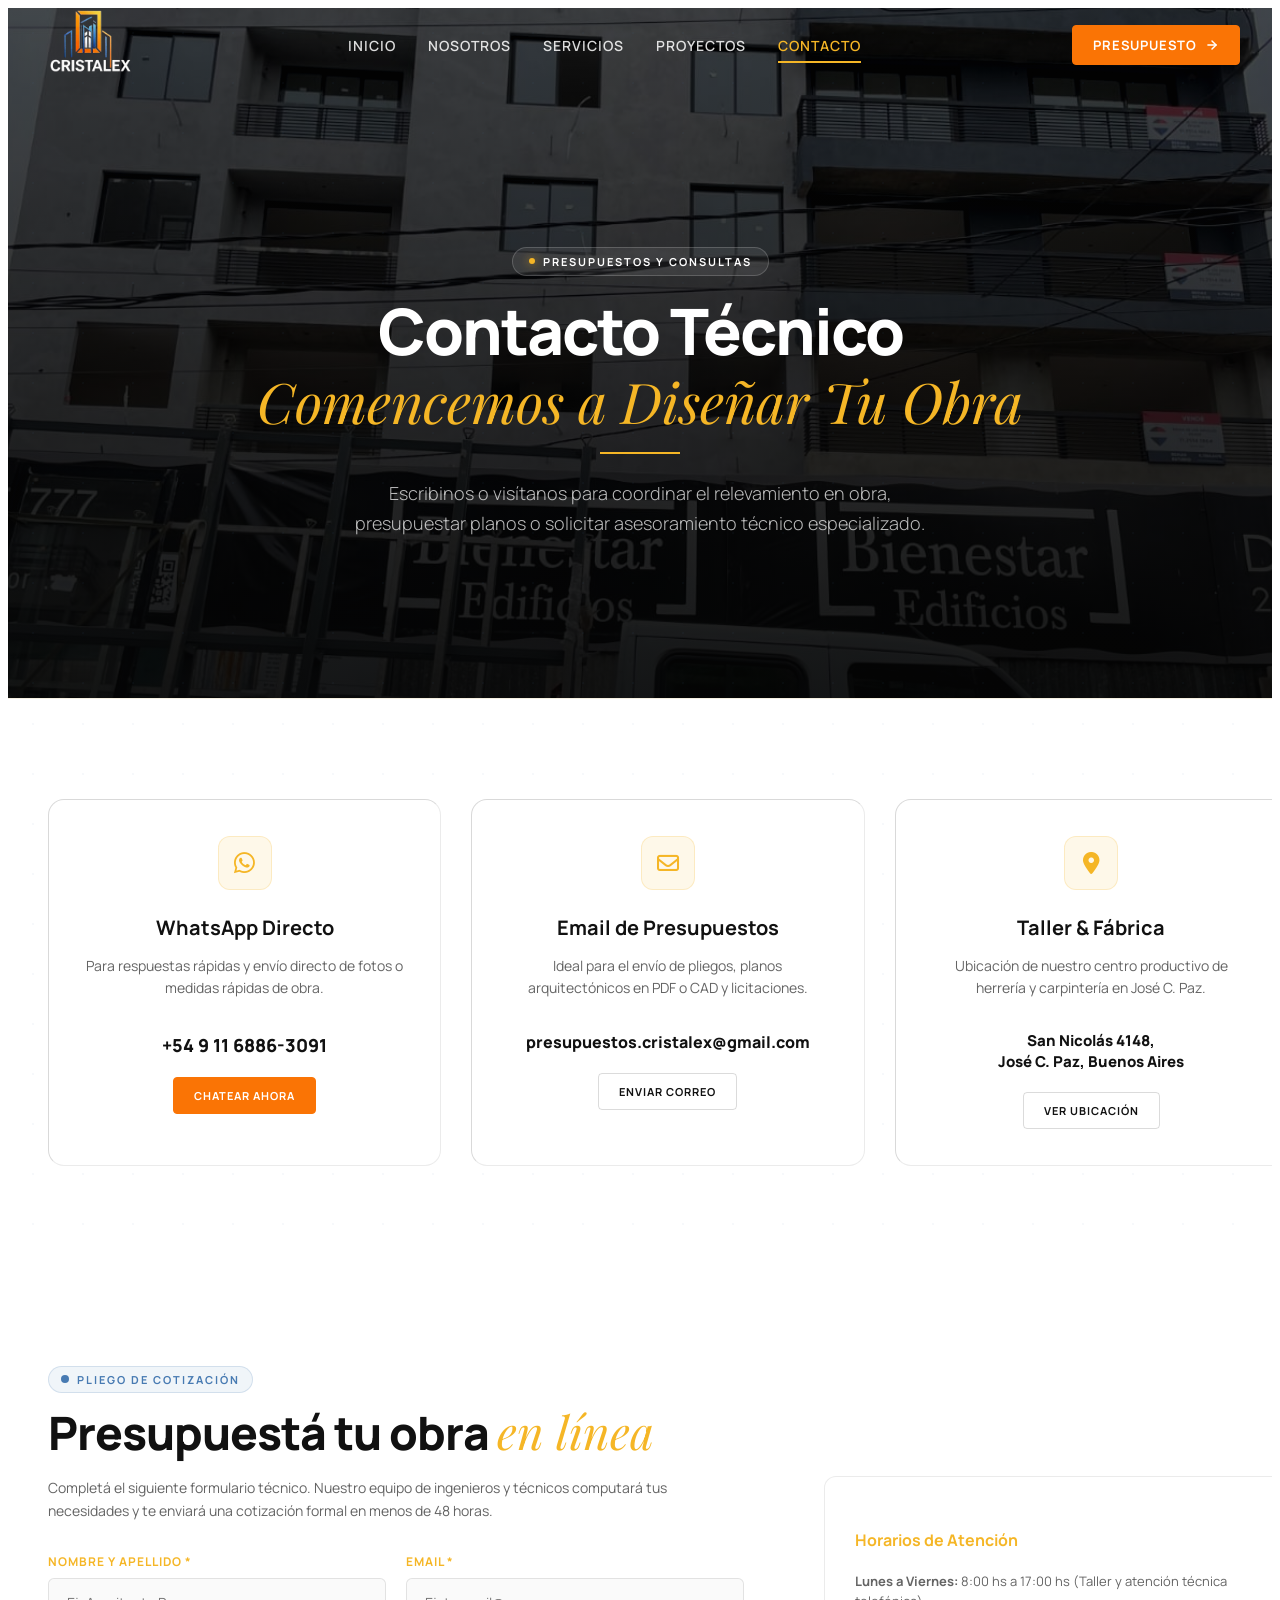
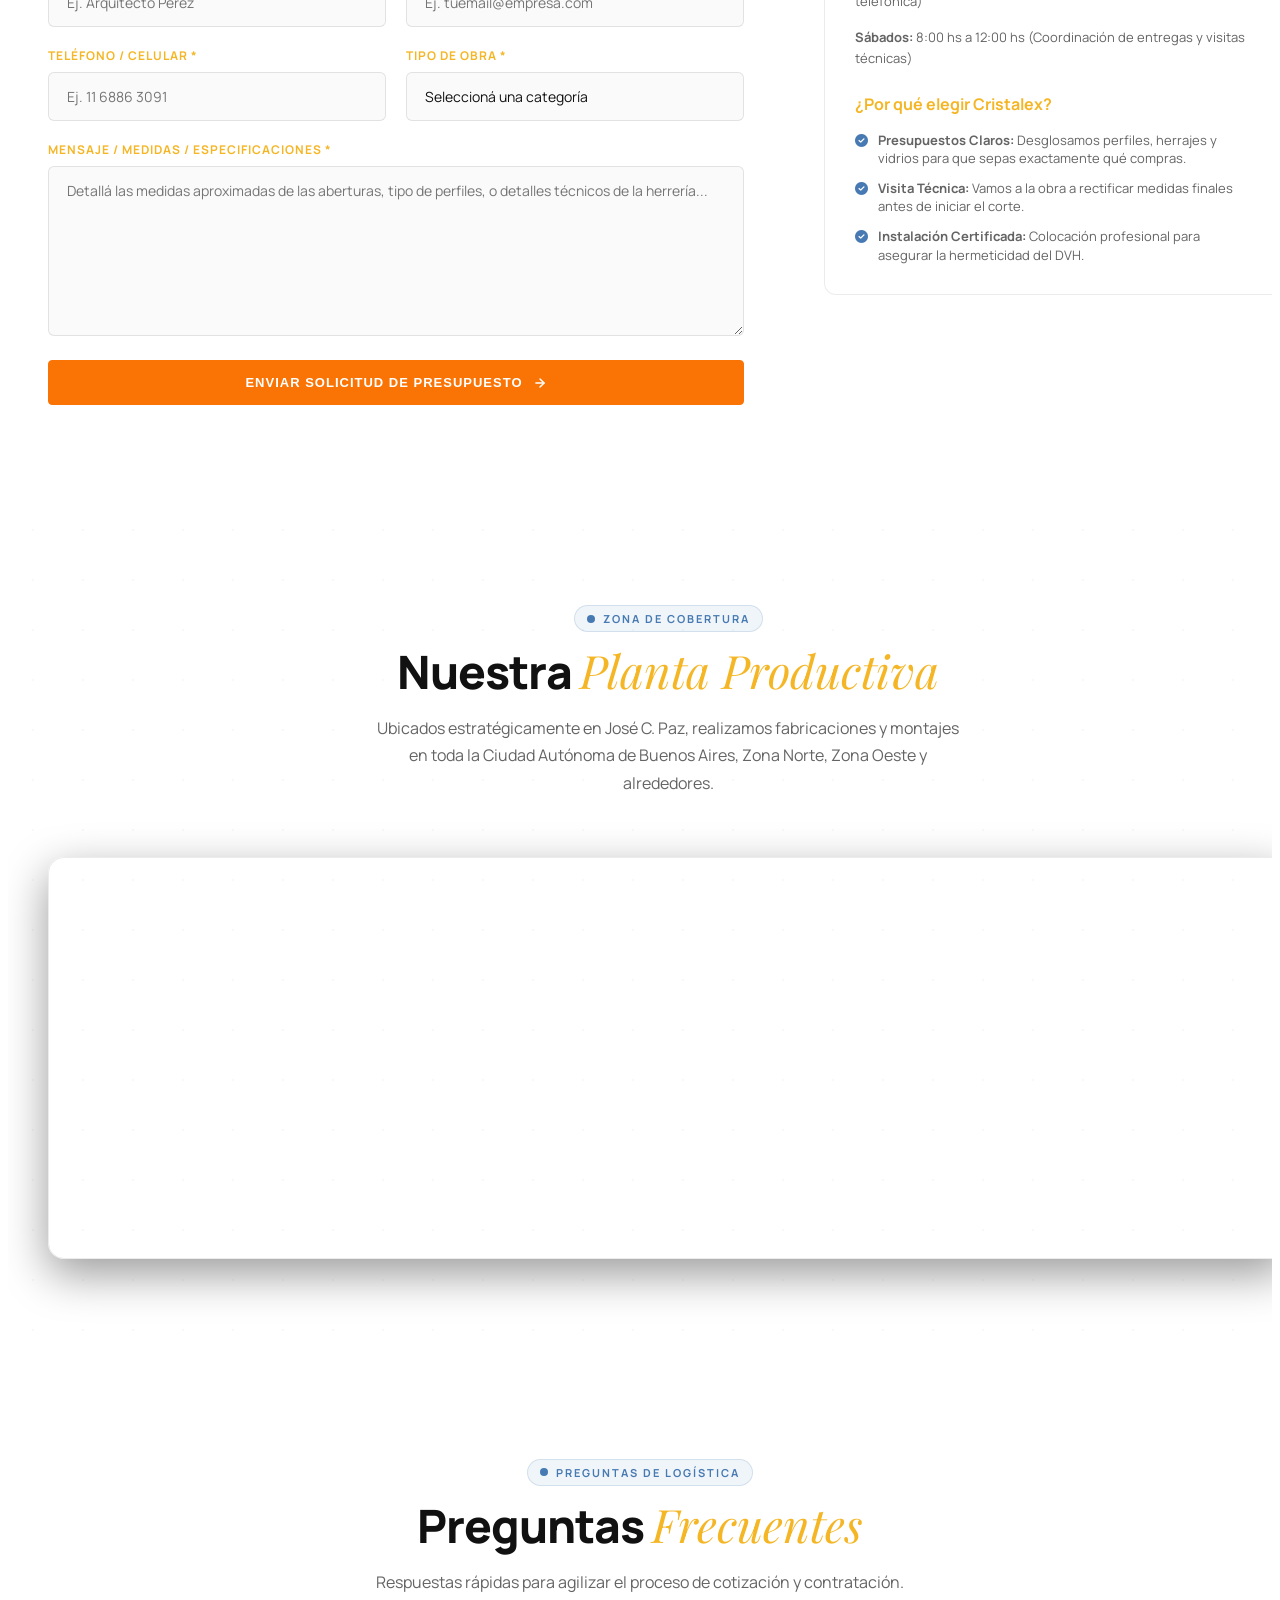
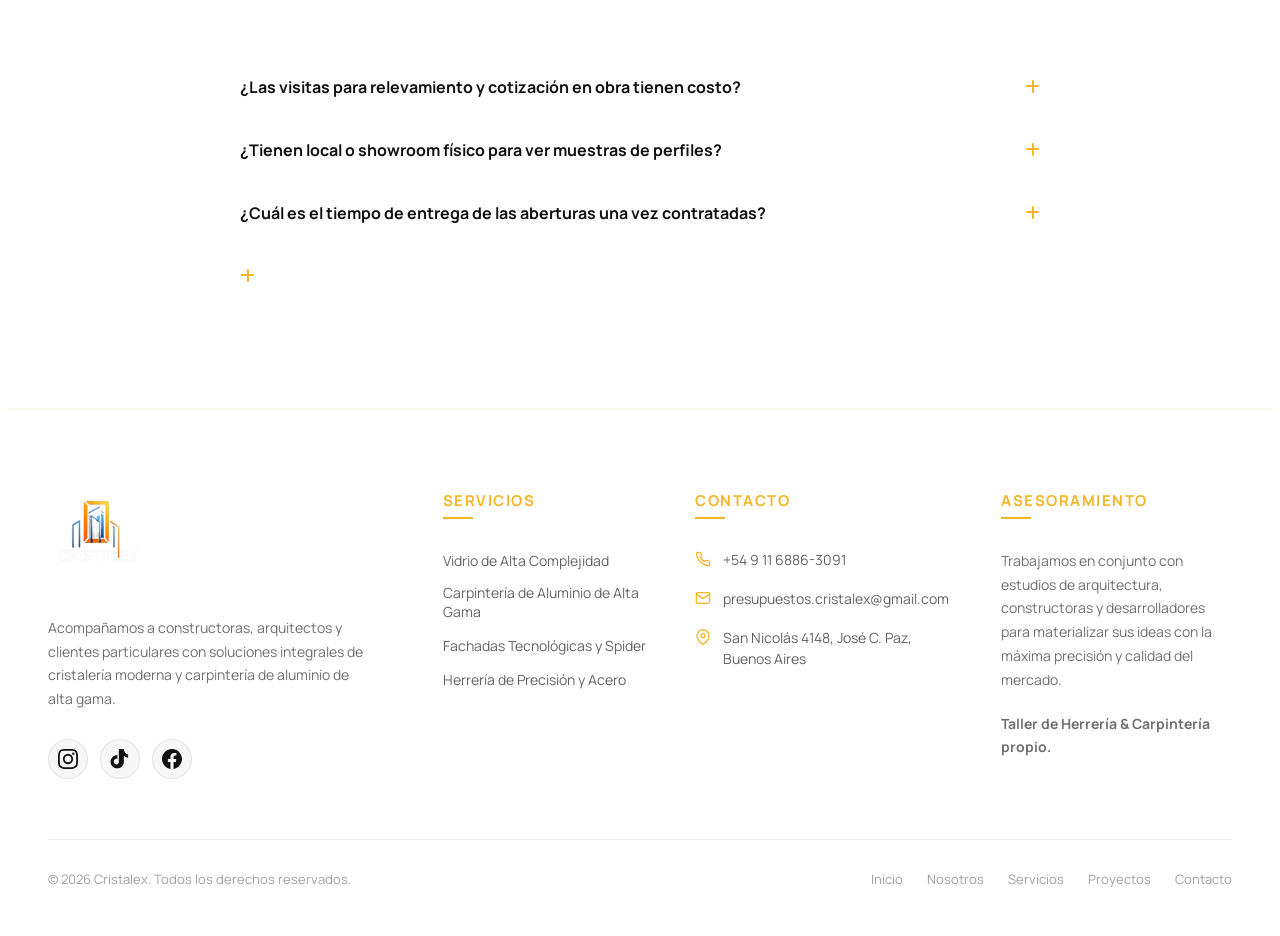
<file: contacto.html>
<!DOCTYPE html>
<html lang="es">

<head>
  <meta charset="UTF-8" />
  <meta name="viewport" content="width=device-width, initial-scale=1" />
  <title>Contacto - Cristalex Construcciones Vidriadas</title>
  <meta name="description" content="Contactanos para solicitar presupuestos, asesoramiento técnico o coordinar una visita a obra. San Nicolás 4148, José C. Paz." />
  
  <link rel="stylesheet" id="hello-elementor-css" href="https://templatekit.kitprostudio.com/archryze/wp-content/themes/hello-elementor/assets/css/reset.css?ver=3.4.5" media="all" />
  <link rel="stylesheet" href="https://cdnjs.cloudflare.com/ajax/libs/font-awesome/6.5.1/css/all.min.css" />
  <link rel="stylesheet" href="https://fonts.googleapis.com/css?family=Manrope:300,400,500,600,700,800&display=swap" />
  <link rel="stylesheet" href="https://fonts.googleapis.com/css?family=Playfair+Display:400,400italic,700&display=swap" />
  
  <link rel="stylesheet" href="cristalex-custom.css?v=1.3" />
</head>

<body>
  <div id="page" class="site">

    <!-- HEADER -->
    <header class="cristalex-header">
      <div class="cristalex-header-container">
        <a href="index.html" class="cristalex-header-logo-link">
          <img src="img/logo_cristalex.png" alt="Cristalex" class="cristalex-header-logo-img">
        </a>
        
        <nav class="cristalex-header-nav">
          <a href="index.html" class="cristalex-nav-link">Inicio</a>
          <a href="nosotros.html" class="cristalex-nav-link">Nosotros</a>
          <a href="servicios.html" class="cristalex-nav-link">Servicios</a>
          <a href="proyectos.html" class="cristalex-nav-link">Proyectos</a>
          <a href="contacto.html" class="cristalex-nav-link active">Contacto</a>
        </nav>
        
        <div class="cristalex-header-cta-wrapper">
          <a href="https://wa.me/5491168863091" target="_blank" class="cristalex-header-cta-btn">
            Presupuesto
            <svg width="14" height="14" viewBox="0 0 24 24" fill="none" stroke="currentColor" stroke-width="2.5" stroke-linecap="round" stroke-linejoin="round"><line x1="5" y1="12" x2="19" y2="12"></line><polyline points="12 5 19 12 12 19"></polyline></svg>
          </a>
        </div>

        <div class="cristalex-mobile-toggle" aria-label="Abrir Menú">
          <div class="cristalex-hamburger">
            <span></span>
            <span></span>
            <span></span>
          </div>
        </div>
      </div>

      <div class="cristalex-mobile-drawer">
        <div class="cristalex-mobile-drawer-links">
          <a href="index.html" class="cristalex-mobile-link">Inicio</a>
          <a href="nosotros.html" class="cristalex-mobile-link">Nosotros</a>
          <a href="servicios.html" class="cristalex-mobile-link">Servicios</a>
          <a href="proyectos.html" class="cristalex-mobile-link">Proyectos</a>
          <a href="contacto.html" class="cristalex-mobile-link active">Contacto</a>
          
          <a href="https://wa.me/5491168863091" target="_blank" class="cristalex-mobile-cta">
            Presupuesto
            <svg width="14" height="14" viewBox="0 0 24 24" fill="none" stroke="currentColor" stroke-width="2.5" stroke-linecap="round" stroke-linejoin="round"><line x1="5" y1="12" x2="19" y2="12"></line><polyline points="12 5 19 12 12 19"></polyline></svg>
          </a>
        </div>
      </div>
    </header>

    <!-- SECTION 1: HERO -->
    <section class="subpage-hero">
      <div class="subpage-hero-bg">
        <img src="img/real_obra_new_11.jpg" alt="Instalaciones vidriadas comerciales">
      </div>
      <div class="subpage-hero-overlay"></div>
      <div class="cristalex-grid-bg"></div>
      <div class="subpage-hero-content">
        <div class="subpage-hero-badge">
          <div class="subpage-hero-badge-dot"></div>
          <span class="subpage-hero-badge-text">Presupuestos y Consultas</span>
        </div>
        <h1 class="subpage-hero-title">Contacto Técnico <span class="subpage-hero-title-accent">Comencemos a Diseñar Tu Obra</span></h1>
        <div class="subpage-hero-divider"></div>
        <p class="subpage-hero-subtitle">Escribinos o visítanos para coordinar el relevamiento en obra, presupuestar planos o solicitar asesoramiento técnico especializado.</p>
      </div>
    </section>

    <!-- SECTION 2: GLASS CONTACT CARDS -->
    <section class="section-wrapper">
      <div class="cristalex-grid-bg"></div>
      <div class="section-container">
        <div class="glass-grid">
          <!-- Card 1: WhatsApp -->
          <div class="glass-card" style="text-align: center; display: flex; flex-direction: column; align-items: center;">
            <div class="card-icon">
              <i class="fa-brands fa-whatsapp" style="font-size: 24px;"></i>
            </div>
            <h3 class="card-title">WhatsApp Directo</h3>
            <p class="card-desc" style="margin-bottom: 15px !important;">Para respuestas rápidas y envío directo de fotos o medidas rápidas de obra.</p>
            <p style="font-size: 18px; font-weight: 800; color: var(--color-white); margin-bottom: 20px;">+54 9 11 6886-3091</p>
            <a href="https://wa.me/5491168863091" target="_blank" class="btn-gold" style="padding: 10px 20px; font-size: 11px;">Chatear Ahora</a>
          </div>

          <!-- Card 2: Correo -->
          <div class="glass-card" style="text-align: center; display: flex; flex-direction: column; align-items: center;">
            <div class="card-icon">
              <i class="fa-regular fa-envelope" style="font-size: 22px;"></i>
            </div>
            <h3 class="card-title">Email de Presupuestos</h3>
            <p class="card-desc" style="margin-bottom: 15px !important;">Ideal para el envío de pliegos, planos arquitectónicos en PDF o CAD y licitaciones.</p>
            <p style="font-size: 16px; font-weight: 800; color: var(--color-white); margin-bottom: 20px;">presupuestos.cristalex@gmail.com</p>
            <a href="mailto:presupuestos.cristalex@gmail.com" class="btn-outline" style="padding: 10px 20px; font-size: 11px;">Enviar Correo</a>
          </div>

          <!-- Card 3: Dirección -->
          <div class="glass-card" style="text-align: center; display: flex; flex-direction: column; align-items: center;">
            <div class="card-icon">
              <i class="fa-solid fa-location-dot" style="font-size: 22px;"></i>
            </div>
            <h3 class="card-title">Taller & Fábrica</h3>
            <p class="card-desc" style="margin-bottom: 15px !important;">Ubicación de nuestro centro productivo de herrería y carpintería en José C. Paz.</p>
            <p style="font-size: 15px; font-weight: 800; color: var(--color-white); margin-bottom: 20px; line-height: 1.4;">San Nicolás 4148,<br>José C. Paz, Buenos Aires</p>
            <a href="https://maps.google.com/?q=San+Nicolas+4148,+Jose+C+Paz,+Buenos+Aires" target="_blank" class="btn-outline" style="padding: 10px 20px; font-size: 11px;">Ver Ubicación</a>
          </div>
        </div>
      </div>
    </section>

    <!-- SECTION 3: PREMIUM CONTACT FORM -->
    <section class="section-wrapper section-wrapper-alt">
      <div class="section-container">
        <div class="split-layout">
          <div class="split-col" style="flex: 1.2;">
            <div class="section-badge">
              <svg viewBox="0 0 8 8"><circle cx="4" cy="4" r="4"/></svg>
              Pliego de Cotización
            </div>
            <h2 class="section-title">Presupuestá tu obra <span>en línea</span></h2>
            <p style="font-size: 14px; color: var(--color-text-muted); line-height: 1.7; margin-bottom: 30px;">
              Completá el siguiente formulario técnico. Nuestro equipo de ingenieros y técnicos computará tus necesidades y te enviará una cotización formal en menos de 48 horas.
            </p>

            <form id="contact-form" onsubmit="handleFormSubmit(event)">
              <div class="contact-form-grid">
                <div class="form-group">
                  <label class="form-label" for="form-name">Nombre y Apellido *</label>
                  <input class="form-control" type="text" id="form-name" required placeholder="Ej. Arquitecto Perez">
                </div>
                <div class="form-group">
                  <label class="form-label" for="form-email">Email *</label>
                  <input class="form-control" type="email" id="form-email" required placeholder="Ej. tuemail@empresa.com">
                </div>
                <div class="form-group">
                  <label class="form-label" for="form-phone">Teléfono / Celular *</label>
                  <input class="form-control" type="tel" id="form-phone" required placeholder="Ej. 11 6886 3091">
                </div>
                <div class="form-group">
                  <label class="form-label" for="form-type">Tipo de Obra *</label>
                  <select class="form-control" id="form-type" required style="appearance: none; background-color: #0c0c0c;">
                    <option value="" disabled selected>Seleccioná una categoría</option>
                    <option value="Carpintería de Aluminio de Alta Gama">Carpintería de Aluminio de Alta Gama</option>
                    <option value="Vidrio de Alta Complejidad / DVH">Vidrio de Alta Complejidad / DVH</option>
                    <option value="Fachadas Tecnológicas y Frentes Especiales">Fachadas Tecnológicas y Frentes Especiales</option>
                    <option value="Herrería de Precisión y Estructuras en Acero">Herrería de Precisión y Estructuras en Acero</option>
                    <option value="Obra Integral (Multirubro)">Proyecto Integral Multirubro</option>
                  </select>
                </div>
                <div class="form-group form-group-full">
                  <label class="form-label" for="form-message">Mensaje / Medidas / Especificaciones *</label>
                  <textarea class="form-control" id="form-message" required placeholder="Detallá las medidas aproximadas de las aberturas, tipo de perfiles, o detalles técnicos de la herrería..."></textarea>
                </div>
              </div>
              <button class="btn-gold" type="submit" style="width: 100%; justify-content: center;">
                Enviar Solicitud de Presupuesto
                <svg width="14" height="14" viewBox="0 0 24 24" fill="none" stroke="currentColor" stroke-width="2.5" stroke-linecap="round" stroke-linejoin="round"><line x1="5" y1="12" x2="19" y2="12"></line><polyline points="12 5 19 12 12 19"></polyline></svg>
              </button>
            </form>
          </div>

          <div class="split-col" style="flex: 0.8; padding-left: 20px;">
            <div style="background: var(--glass-bg); border: 1px solid var(--glass-border); border-radius: 12px; padding: 30px;">
              <h4 style="font-size: 16px; font-weight: 700; color: var(--color-gold); margin-bottom: 20px;">Horarios de Atención</h4>
              <p style="font-size: 13px; color: var(--color-text-muted); line-height: 1.6; margin-bottom: 15px;">
                <strong>Lunes a Viernes:</strong> 8:00 hs a 17:00 hs (Taller y atención técnica telefónica)
              </p>
              <p style="font-size: 13px; color: var(--color-text-muted); line-height: 1.6; margin-bottom: 24px;">
                <strong>Sábados:</strong> 8:00 hs a 12:00 hs (Coordinación de entregas y visitas técnicas)
              </p>

              <h4 style="font-size: 16px; font-weight: 700; color: var(--color-gold); margin-bottom: 16px;">¿Por qué elegir Cristalex?</h4>
              <ul style="list-style: none; padding:0; margin:0; display:flex; flex-direction:column; gap:12px;">
                <li style="display:flex; gap:10px; font-size:13px; color:var(--color-text-muted); line-height:1.4;">
                  <i class="fa-solid fa-circle-check" style="color:var(--color-gold); margin-top:3px;"></i>
                  <span><strong>Presupuestos Claros:</strong> Desglosamos perfiles, herrajes y vidrios para que sepas exactamente qué compras.</span>
                </li>
                <li style="display:flex; gap:10px; font-size:13px; color:var(--color-text-muted); line-height:1.4;">
                  <i class="fa-solid fa-circle-check" style="color:var(--color-gold); margin-top:3px;"></i>
                  <span><strong>Visita Técnica:</strong> Vamos a la obra a rectificar medidas finales antes de iniciar el corte.</span>
                </li>
                <li style="display:flex; gap:10px; font-size:13px; color:var(--color-text-muted); line-height:1.4;">
                  <i class="fa-solid fa-circle-check" style="color:var(--color-gold); margin-top:3px;"></i>
                  <span><strong>Instalación Certificada:</strong> Colocación profesional para asegurar la hermeticidad del DVH.</span>
                </li>
              </ul>
            </div>
          </div>
        </div>
      </div>
    </section>

    <!-- SECTION 4: INTEGRATED MAP -->
    <section class="section-wrapper">
      <div class="cristalex-grid-bg"></div>
      <div class="section-container">
        <div class="section-header" style="text-align: center;">
          <div class="section-badge">
            <svg viewBox="0 0 8 8"><circle cx="4" cy="4" r="4"/></svg>
            Zona de Cobertura
          </div>
          <h2 class="section-title">Nuestra <span>Planta Productiva</span></h2>
          <p class="section-desc" style="margin: 0 auto !important;">Ubicados estratégicamente en José C. Paz, realizamos fabricaciones y montajes en toda la Ciudad Autónoma de Buenos Aires, Zona Norte, Zona Oeste y alrededores.</p>
        </div>

        <div class="map-frame-container">
          <iframe 
            src="https://www.google.com/maps/embed?pb=!1m18!1m12!1m3!1d3288.7513511746206!2d-58.77708062426503!3d-34.48386347300057!2m3!1f0!2f0!3f0!3m2!1i1024!2i768!4f13.1!3m3!1m2!1s0x95bc042617f69db3%3A0xc3cb7768e1467bd9!2sSan%20Nicol%C3%A1s%204148%2C%20B1665%20Jos%C3%A9%20C.%20Paz%2C%20Provincia%20de%20Buenos%20Aires!5e0!3m2!1ses-419!2sar!4v1718843912345!5m2!1ses-419!2sar" 
            allowfullscreen="" 
            loading="lazy" 
            referrerpolicy="no-referrer-when-downgrade">
          </iframe>
        </div>
      </div>
    </section>

    <!-- SECTION 5: LOGISTICAL FAQ -->
    <section class="section-wrapper section-wrapper-alt" style="border-bottom: 1px solid rgba(201, 169, 110, 0.08);">
      <div class="section-container" style="max-width: 800px;">
        <div class="section-header" style="text-align: center;">
          <div class="section-badge">
            <svg viewBox="0 0 8 8"><circle cx="4" cy="4" r="4"/></svg>
            Preguntas de Logística
          </div>
          <h2 class="section-title">Preguntas <span>Frecuentes</span></h2>
          <p class="section-desc" style="margin: 0 auto !important;">Respuestas rápidas para agilizar el proceso de cotización y contratación.</p>
        </div>

        <style>
          .contact-faq-item {
            border-bottom: 1px solid rgba(255,255,255,0.06);
            padding: 20px 0;
            cursor: pointer;
          }
          .contact-faq-question {
            display: flex;
            justify-content: space-between;
            align-items: center;
            font-size: 16px;
            font-weight: 700;
            color: var(--color-white);
            transition: color 0.3s ease;
          }
          .contact-faq-item:hover .contact-faq-question {
            color: var(--color-gold);
          }
          .contact-faq-answer {
            max-height: 0;
            overflow: hidden;
            transition: max-height 0.4s cubic-bezier(0.25, 0.8, 0.25, 1), margin-top 0.4s ease;
            font-size: 14px;
            color: var(--color-text-muted);
            line-height: 1.6;
          }
          .contact-faq-item.active .contact-faq-answer {
            max-height: 200px;
            margin-top: 14px;
          }
          .contact-faq-icon {
            transition: transform 0.4s ease;
            color: var(--color-gold);
          }
          .contact-faq-item.active .contact-faq-icon {
            transform: rotate(45deg);
          }
        </style>

        <div class="contact-faq-list">
          <!-- Q1 -->
          <div class="contact-faq-item">
            <div class="contact-faq-question">
              ¿Las visitas para relevamiento y cotización en obra tienen costo?
              <div class="contact-faq-icon"><i class="fa-solid fa-plus"></i></div>
            </div>
            <div class="contact-faq-answer">
              No, las visitas para rectificación de medidas finales una vez pre-aprobado el presupuesto preliminar no tienen costo dentro de nuestra zona de cobertura en Buenos Aires. Si se trata de un diseño técnico inicial sin presupuesto previo, coordinamos una tarifa mínima de viático técnico que luego se bonifica al contratar la obra.
            </div>
          </div>
          <!-- Q2 -->
          <div class="contact-faq-item">
            <div class="contact-faq-question">
              ¿Tienen local o showroom físico para ver muestras de perfiles?
              <div class="contact-faq-icon"><i class="fa-solid fa-plus"></i></div>
            </div>
            <div class="contact-faq-answer">
              Contamos con nuestra planta productiva y taller de herrería en José C. Paz. Allí recibimos a arquitectos y clientes bajo cita previa para mostrar muestras físicas de perfiles de aluminio Aluar (Módena, A30, A40), catálogos de acabados y los diferentes espesores de Doble Vidriado Hermético (DVH).
            </div>
          </div>
          <!-- Q3 -->
          <div class="contact-faq-item">
            <div class="contact-faq-question">
              ¿Cuál es el tiempo de entrega de las aberturas una vez contratadas?
              <div class="contact-faq-icon"><i class="fa-solid fa-plus"></i></div>
            </div>
            <div class="contact-faq-answer">
              El tiempo promedio de entrega para aberturas de aluminio estándar y DVH oscila entre 20 y 35 días hábiles, contados desde la confirmación del anticipo y la rectificación de medidas en obra. Proyectos especiales de herrería pesada o fachadas integrales comerciales se programan de manera particular según el pliego de la obra.
            </div>
          </div>
          <!-- Q4 -->
          <div class="contact-faq-item">
            <div class="contact-faq-icon"><i class="fa-solid fa-plus"></i></div>
            <div class="contact-faq-answer">
              Sí, realizamos fabricaciones especiales para obras en todo el país. El cliente puede retirar los productos embalados de fábrica o coordinar el despacho por medio de un expreso de su confianza. Para instalaciones a gran escala en el interior, coordinamos el traslado de nuestro equipo técnico de instaladores homologados.
            </div>
          </div>
        </div>
      </div>
    </section>

    <!-- SUCCESS MODAL (Wow Factor) -->
    <div id="success-modal" style="position: fixed; inset: 0; background: rgba(5,5,5,0.85); backdrop-filter: blur(12px); -webkit-backdrop-filter: blur(12px); z-index: 10000000; display: none; align-items: center; justify-content: center; opacity: 0; transition: opacity 0.4s ease;">
      <div style="background: #121212; border: 1px solid var(--color-gold); border-radius: 16px; padding: 40px; text-align: center; max-width: 480px; width: 90%; box-shadow: 0 20px 50px rgba(201, 169, 110, 0.15); transform: scale(0.9); transition: transform 0.4s cubic-bezier(0.25, 0.8, 0.25, 1);">
        <div style="width: 60px; height: 60px; border-radius: 50%; background: rgba(201, 169, 110, 0.1); border: 2px solid var(--color-gold); display: flex; align-items: center; justify-content: center; color: var(--color-gold); font-size: 24px; margin: 0 auto 24px;">
          <i class="fa-solid fa-check"></i>
        </div>
        <h3 style="font-size: 22px; font-weight: 700; color: var(--color-white); margin-bottom: 12px;">¡Solicitud Recibida!</h3>
        <p style="font-size: 14px; color: var(--color-text-muted); line-height: 1.6; margin-bottom: 24px;">Gracias por escribirnos. Tu solicitud de presupuesto técnico ya fue cargada en nuestro sistema. Un asesor de Cristalex te responderá a la brevedad.</p>
        <div style="display: flex; gap: 12px; justify-content: center;">
          <button class="btn-gold" onclick="closeSuccessModal()" style="padding: 10px 24px; font-size: 12px;">Entendido</button>
          <a id="modal-wa-btn" href="#" target="_blank" class="btn-outline" style="padding: 10px 24px; font-size: 12px; display: inline-flex; align-items: center; gap: 6px;">
            <i class="fa-brands fa-whatsapp"></i> Enviar por WA
          </a>
        </div>
      </div>
    </div>

    <!-- FOOTER -->
    <footer id="contacto" class="cristalex-footer" role="contentinfo">
      <div class="cristalex-footer-container">
        <div class="cristalex-footer-grid">
          <!-- Column 1: Profile -->
          <div class="cristalex-footer-col">
            <div class="cristalex-footer-logo-area">
              <img src="img/logo_cristalex.png" alt="Cristalex" class="cristalex-footer-logo-img">
            </div>
            <p class="cristalex-footer-desc">Acompañamos a constructoras, arquitectos y clientes particulares con soluciones integrales de cristalería moderna y carpintería de aluminio de alta gama.</p>
            <div class="cristalex-footer-socials">
              <a href="https://www.instagram.com/cristalex.ok/" target="_blank" class="cristalex-footer-social-btn" aria-label="Instagram">
                <svg viewBox="0 0 24 24" fill="currentColor"><path d="M12 2.163c3.204 0 3.584.012 4.85.07 3.252.148 4.771 1.691 4.919 4.919.058 1.265.069 1.645.069 4.849 0 3.205-.012 3.584-.069 4.849-.149 3.225-1.664 4.771-4.919 4.919-1.266.058-1.644.07-4.85.07-3.204 0-3.584-.012-4.849-.07-3.26-.149-4.771-1.699-4.919-4.92-.058-1.265-.07-1.644-.07-4.849 0-3.204.013-3.583.07-4.849.149-3.227 1.664-4.771 4.919-4.919 1.266-.057 1.645-.069 4.849-.069zM12 0C8.741 0 8.333.014 7.053.072 2.695.272.273 2.69.073 7.051.014 8.333 0 8.741 0 12c0 3.259.014 3.668.072 4.948.2 4.358 2.618 6.78 6.98 6.98 1.281.058 1.689.072 4.948.072 3.259 0 3.668-.014 4.948-.072 4.354-.2 6.782-2.618 6.979-6.98.059-1.28.073-1.689.073-4.948 0-3.259-.014-3.667-.072-4.947-.196-4.354-2.617-6.78-6.979-6.98C15.668.014 15.259 0 12 0zm0 5.838a6.162 6.162 0 1 0 0 12.324 6.162 6.162 0 0 0 0-12.324zM12 16a4 4 0 1 1 0-8 4 4 0 0 1 0 8zm6.406-11.845a1.44 1.44 0 1 0 0 2.881 1.44 1.44 0 0 0 0-2.881z"/></svg>
              </a>
              <a href="https://www.tiktok.com/@cristalex.aberturas" target="_blank" class="cristalex-footer-social-btn" aria-label="TikTok">
                <svg viewBox="0 0 24 24" fill="currentColor"><path d="M12.525.02c1.31-.02 2.61-.01 3.91-.02.08 1.53.63 3.02 1.59 4.23.94 1.15 2.25 1.95 3.68 2.29v3.9c-1.74-.08-3.41-.75-4.75-1.89-.11-.09-.2-.18-.3-.28v6.79c.04 1.9-.55 3.79-1.68 5.25-1.42 1.83-3.65 2.92-5.97 2.95-2.07.03-4.13-.67-5.7-2.03-1.73-1.49-2.69-3.71-2.62-5.99.03-2.14.93-4.19 2.51-5.63 1.56-1.42 3.65-2.13 5.75-1.95v3.91c-1.1-.19-2.26.12-3.11.86-.88.77-1.35 1.93-1.28 3.1.05 1.05.62 2.01 1.51 2.57.9.57 2.02.63 2.97.16.92-.45 1.52-1.39 1.55-2.42V.02z"/></svg>
              </a>
              <a href="https://www.facebook.com/construccionesvidriadas?locale=es_LA" target="_blank" class="cristalex-footer-social-btn" aria-label="Facebook">
                <svg viewBox="0 0 24 24" fill="currentColor"><path d="M24 12.073c0-6.627-5.373-12-12-12s-12 5.373-12 12c0 5.99 4.388 10.954 10.125 11.854v-8.385H7.078v-3.47h3.047V9.43c0-3.007 1.792-4.669 4.533-4.669 1.312 0 2.686.235 2.686.235v2.953H15.83c-1.491 0-1.956.925-1.956 1.874v2.25h3.328l-.532 3.47h-2.796v8.385C19.612 23.027 24 18.062 24 12.073z"/></svg>
              </a>
            </div>
          </div>

          <!-- Column 2: Services -->
          <div class="cristalex-footer-col">
            <div class="cristalex-footer-col-title">Servicios</div>
            <ul class="cristalex-footer-links">
              <li><a href="servicios.html" class="cristalex-footer-link">Vidrio de Alta Complejidad</a></li>
              <li><a href="servicios.html" class="cristalex-footer-link">Carpintería de Aluminio de Alta Gama</a></li>
              <li><a href="servicios.html" class="cristalex-footer-link">Fachadas Tecnológicas y Spider</a></li>
              <li><a href="servicios.html" class="cristalex-footer-link">Herrería de Precisión y Acero</a></li>
            </ul>
          </div>

          <!-- Column 3: Contact Info -->
          <div class="cristalex-footer-col">
            <div class="cristalex-footer-col-title">Contacto</div>
            <div class="cristalex-footer-info">
              <div class="cristalex-footer-info-item">
                <span class="cristalex-footer-info-icon">
                  <svg viewBox="0 0 24 24" fill="none" stroke="currentColor" stroke-width="2" stroke-linecap="round" stroke-linejoin="round"><path d="M22 16.92v3a2 2 0 0 1-2.18 2 19.79 19.79 0 0 1-8.63-3.07 19.5 19.5 0 0 1-6-6 19.79 19.79 0 0 1-3.07-8.67A2 2 0 0 1 4.11 2h3a2 2 0 0 1 2 1.72 12.84 12.84 0 0 0 .7 2.81 2 2 0 0 1-.45 2.11L8.09 9.91a16 16 0 0 0 6 6l1.27-1.27a2 2 0 0 1 2.11-.45 12.84 12.84 0 0 0 2.81.7A2 2 0 0 1 22 16.92z"></path></svg>
                </span>
                <p class="cristalex-footer-info-text">
                  <a href="https://wa.me/5491168863091" target="_blank">+54 9 11 6886-3091</a>
                </p>
              </div>
              <div class="cristalex-footer-info-item">
                <span class="cristalex-footer-info-icon">
                  <svg viewBox="0 0 24 24" fill="none" stroke="currentColor" stroke-width="2" stroke-linecap="round" stroke-linejoin="round"><path d="M4 4h16c1.1 0 2 .9 2 2v12c0 1.1-.9 2-2 2H4c-1.1 0-2-.9-2-2V6c0-1.1.9-2 2-2z"></path><polyline points="22,6 12,13 2,6"></polyline></svg>
                </span>
                <p class="cristalex-footer-info-text">
                  <a href="mailto:presupuestos.cristalex@gmail.com">presupuestos.cristalex@gmail.com</a>
                </p>
              </div>
              <div class="cristalex-footer-info-item">
                <span class="cristalex-footer-info-icon">
                  <svg viewBox="0 0 24 24" fill="none" stroke="currentColor" stroke-width="2" stroke-linecap="round" stroke-linejoin="round"><path d="M21 10c0 7-9 13-9 13s-9-6-9-13a9 9 0 0 1 18 0z"></path><circle cx="12" cy="10" r="3"></circle></svg>
                </span>
                <p class="cristalex-footer-info-text">
                  <a href="https://maps.google.com/?q=San+Nicolas+4148,+Jose+C+Paz,+Buenos+Aires" target="_blank">San Nicolás 4148, José C. Paz, Buenos Aires</a>
                </p>
              </div>
            </div>
          </div>

          <!-- Column 4: Architectural Info -->
          <div class="cristalex-footer-col">
            <div class="cristalex-footer-col-title">Asesoramiento</div>
            <p class="cristalex-footer-desc" style="max-width:100%">Trabajamos en conjunto con estudios de arquitectura, constructoras y desarrolladores para materializar sus ideas con la máxima precisión y calidad del mercado.</p>
            <p class="cristalex-footer-desc" style="max-width:100%; font-weight:700; color:var(--color-gold);">Taller de Herrería & Carpintería propio.</p>
          </div>
        </div>

        <!-- Bottom Bar -->
        <div class="cristalex-footer-bottom">
          <p class="cristalex-footer-copy">© 2026 Cristalex. Todos los derechos reservados.</p>
          <div class="cristalex-footer-bottom-links">
            <a href="index.html" class="cristalex-footer-bottom-link">Inicio</a>
            <a href="nosotros.html" class="cristalex-footer-bottom-link">Nosotros</a>
            <a href="servicios.html" class="cristalex-footer-bottom-link">Servicios</a>
            <a href="proyectos.html" class="cristalex-footer-bottom-link">Proyectos</a>
            <a href="contacto.html" class="cristalex-footer-bottom-link">Contacto</a>
          </div>
        </div>
      </div>
    </footer>
  </div>

  <script>
    document.addEventListener('DOMContentLoaded', () => {
      // Header
      const header = document.querySelector('.cristalex-header');
      const mobileToggle = document.querySelector('.cristalex-mobile-toggle');

      const handleScroll = () => {
        if (window.scrollY > 30) {
          header.classList.add('cristalex-scrolled');
        } else {
          header.classList.remove('cristalex-scrolled');
        }
      };
      window.addEventListener('scroll', handleScroll);
      handleScroll();

      mobileToggle.addEventListener('click', () => {
        header.classList.toggle('cristalex-mobile-active');
        if (header.classList.contains('cristalex-mobile-active')) {
          document.body.style.overflow = 'hidden';
        } else {
          document.body.style.overflow = '';
        }
      });

      // FAQ Accordion
      const faqItems = document.querySelectorAll('.contact-faq-item');
      faqItems.forEach(item => {
        const q = item.querySelector('.contact-faq-question');
        q.addEventListener('click', () => {
          const isActive = item.classList.contains('active');
          faqItems.forEach(i => i.classList.remove('active'));
          if (!isActive) {
            item.classList.add('active');
          }
        });
      });
    });

    // Form Lead Handlers
    function handleFormSubmit(e) {
      e.preventDefault();
      
      const name = document.getElementById('form-name').value;
      const email = document.getElementById('form-email').value;
      const phoneVal = document.getElementById('form-phone').value;
      const type = document.getElementById('form-type').value;
      const msg = document.getElementById('form-message').value;

      // Construct WA link for backup/alternative send
      const waPhone = "5491168863091";
      const messageText = `Hola Cristalex, acabo de enviar mi pliego desde la web:\n\n- Nombre: ${name}\n- Email: ${email}\n- Teléfono: ${phoneVal}\n- Rubro: ${type}\n- Mensaje: ${msg}`;
      const encodedText = encodeURIComponent(messageText);
      
      const modalWaBtn = document.getElementById('modal-wa-btn');
      modalWaBtn.setAttribute('href', `https://wa.me/${waPhone}?text=${encodedText}`);

      // Open custom success modal
      const modal = document.getElementById('success-modal');
      modal.style.display = 'flex';
      setTimeout(() => {
        modal.style.opacity = '1';
        modal.querySelector('div').style.transform = 'scale(1)';
      }, 50);

      // Reset form
      document.getElementById('contact-form').reset();
    }

    function closeSuccessModal() {
      const modal = document.getElementById('success-modal');
      modal.style.opacity = '0';
      modal.querySelector('div').style.transform = 'scale(0.9)';
      setTimeout(() => {
        modal.style.display = 'none';
      }, 400);
    }
  </script>
</body>

</html>
</file>
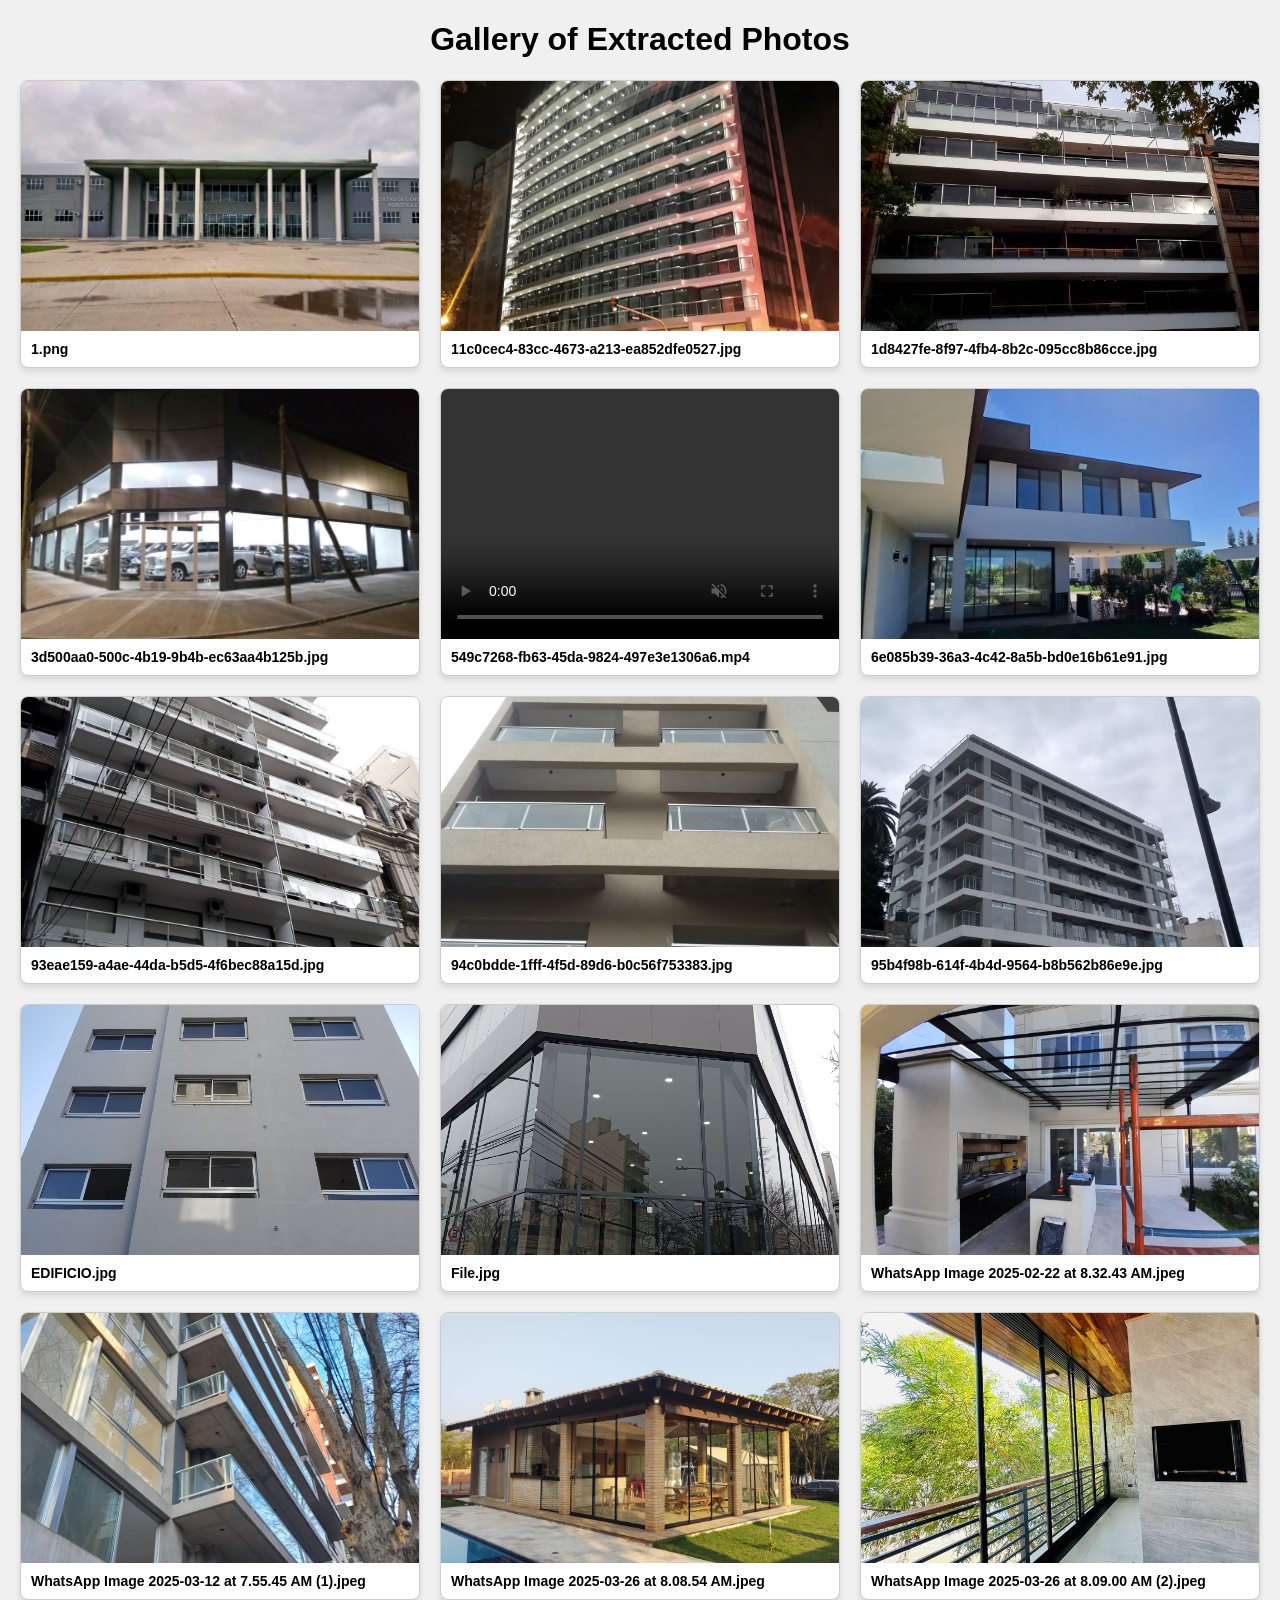
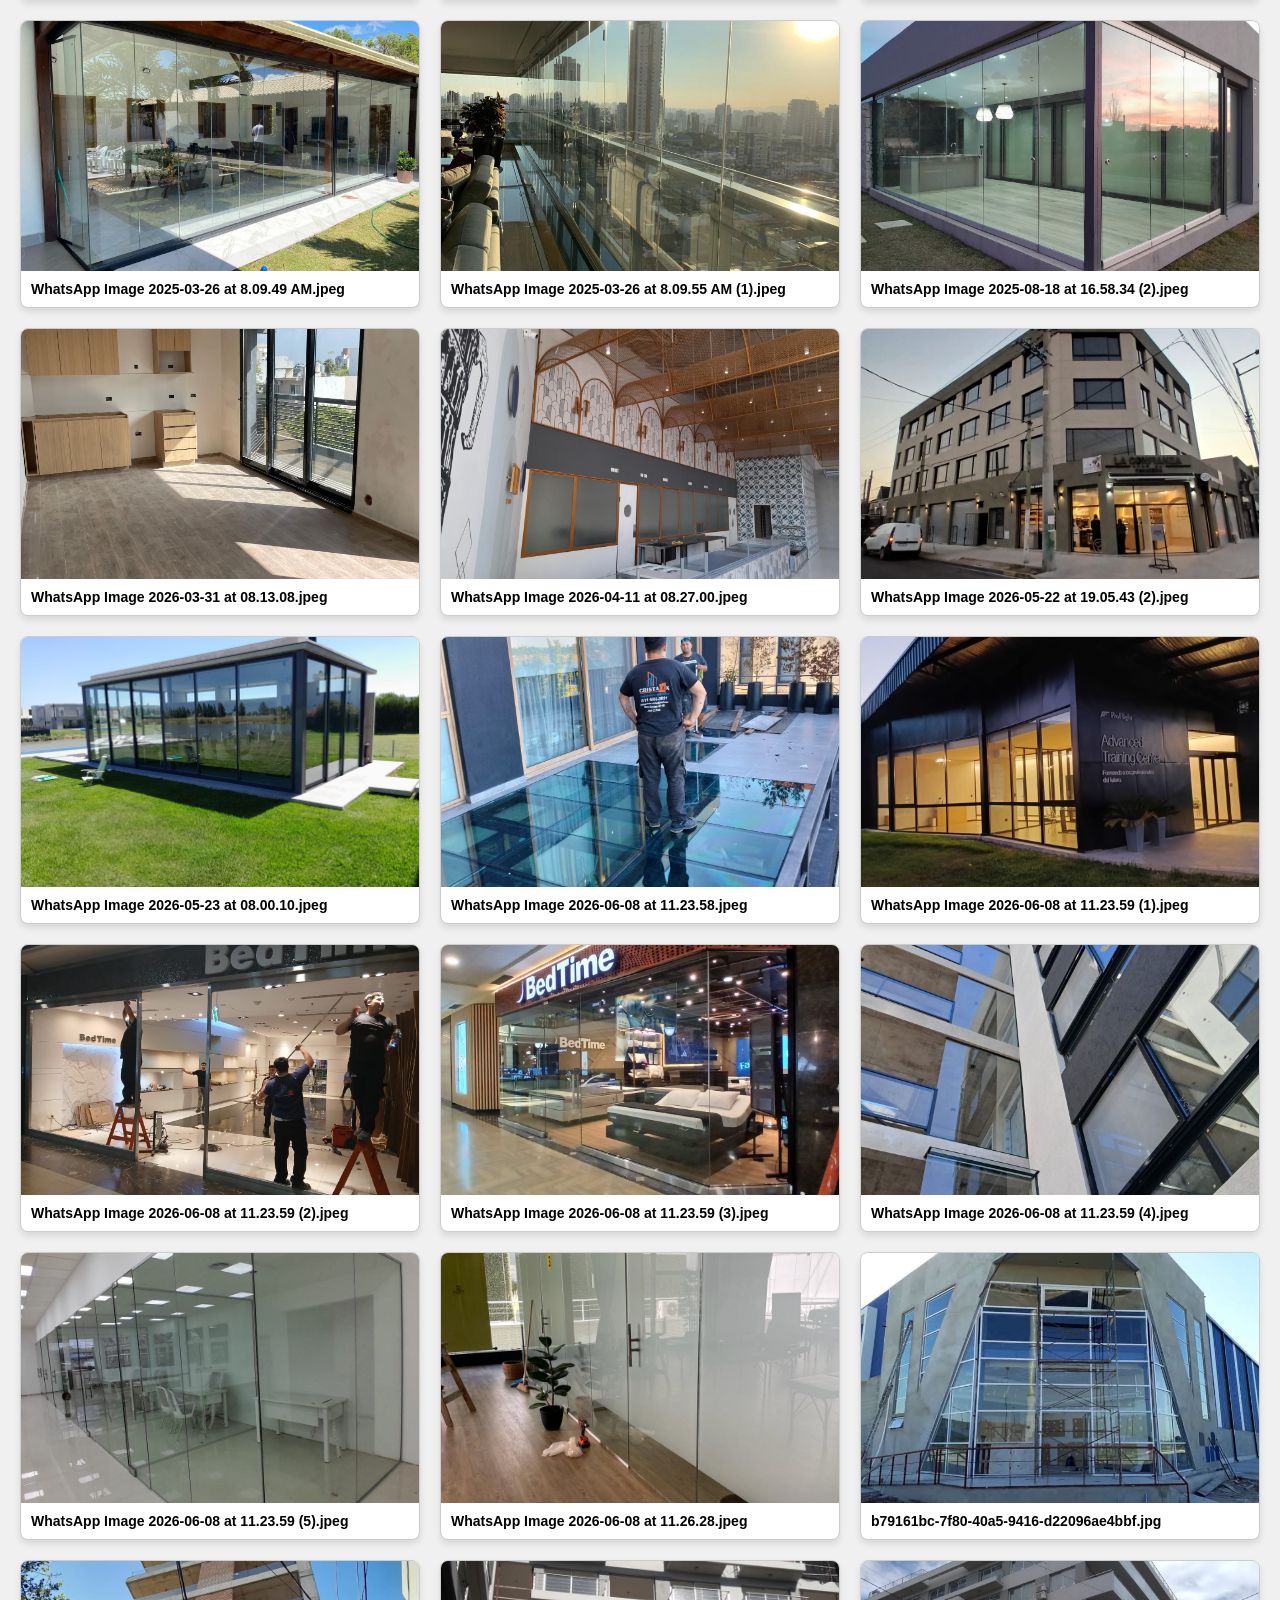
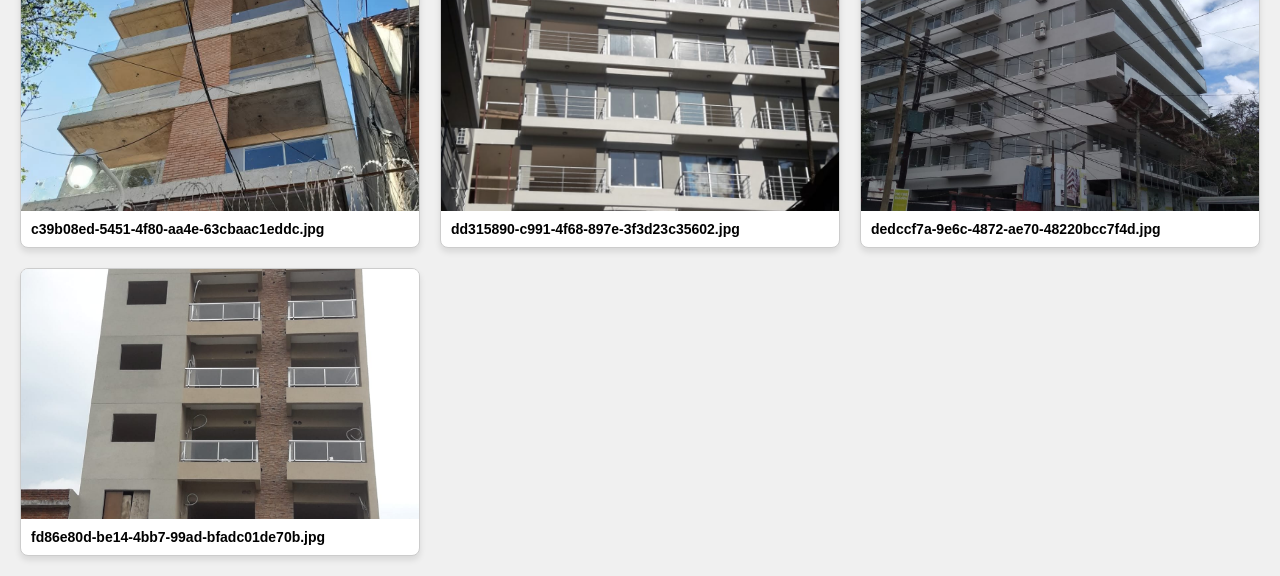
<file: gallery.html>
<!DOCTYPE html>
<html>
<head>
  <meta charset="utf-8">
  <title>Gallery of Extracted Photos</title>
  <style>
    body {
      font-family: Arial, sans-serif;
      background: #f0f0f0;
      margin: 20px;
    }
    h1 {
      text-align: center;
    }
    .grid {
      display: grid;
      grid-template-columns: repeat(auto-fill, minmax(300px, 1fr));
      gap: 20px;
    }
    .card {
      background: white;
      border: 1px solid #ccc;
      border-radius: 8px;
      overflow: hidden;
      box-shadow: 0 4px 6px rgba(0,0,0,0.1);
      display: flex;
      flex-direction: column;
    }
    .card img, .card video {
      width: 100%;
      height: 250px;
      object-fit: cover;
      background: #eaeaea;
    }
    .card-info {
      padding: 10px;
      font-size: 14px;
      word-break: break-all;
    }
  </style>
</head>
<body>
  <h1>Gallery of Extracted Photos</h1>
  <div class="grid">
    <div class="card">
      <img src="img/extracted_fotos_web/Fotos web/1.png" alt="1.png">
      <div class="card-info"><strong>1.png</strong></div>
    </div>
    <div class="card">
      <img src="img/extracted_fotos_web/Fotos web/11c0cec4-83cc-4673-a213-ea852dfe0527.jpg" alt="11c0cec4-83cc-4673-a213-ea852dfe0527.jpg">
      <div class="card-info"><strong>11c0cec4-83cc-4673-a213-ea852dfe0527.jpg</strong></div>
    </div>
    <div class="card">
      <img src="img/extracted_fotos_web/Fotos web/1d8427fe-8f97-4fb4-8b2c-095cc8b86cce.jpg" alt="1d8427fe-8f97-4fb4-8b2c-095cc8b86cce.jpg">
      <div class="card-info"><strong>1d8427fe-8f97-4fb4-8b2c-095cc8b86cce.jpg</strong></div>
    </div>
    <div class="card">
      <img src="img/extracted_fotos_web/Fotos web/3d500aa0-500c-4b19-9b4b-ec63aa4b125b.jpg" alt="3d500aa0-500c-4b19-9b4b-ec63aa4b125b.jpg">
      <div class="card-info"><strong>3d500aa0-500c-4b19-9b4b-ec63aa4b125b.jpg</strong></div>
    </div>
    <div class="card">
      <video src="img/extracted_fotos_web/Fotos web/549c7268-fb63-45da-9824-497e3e1306a6.mp4" controls muted></video>
      <div class="card-info"><strong>549c7268-fb63-45da-9824-497e3e1306a6.mp4</strong></div>
    </div>
    <div class="card">
      <img src="img/extracted_fotos_web/Fotos web/6e085b39-36a3-4c42-8a5b-bd0e16b61e91.jpg" alt="6e085b39-36a3-4c42-8a5b-bd0e16b61e91.jpg">
      <div class="card-info"><strong>6e085b39-36a3-4c42-8a5b-bd0e16b61e91.jpg</strong></div>
    </div>
    <div class="card">
      <img src="img/extracted_fotos_web/Fotos web/93eae159-a4ae-44da-b5d5-4f6bec88a15d.jpg" alt="93eae159-a4ae-44da-b5d5-4f6bec88a15d.jpg">
      <div class="card-info"><strong>93eae159-a4ae-44da-b5d5-4f6bec88a15d.jpg</strong></div>
    </div>
    <div class="card">
      <img src="img/extracted_fotos_web/Fotos web/94c0bdde-1fff-4f5d-89d6-b0c56f753383.jpg" alt="94c0bdde-1fff-4f5d-89d6-b0c56f753383.jpg">
      <div class="card-info"><strong>94c0bdde-1fff-4f5d-89d6-b0c56f753383.jpg</strong></div>
    </div>
    <div class="card">
      <img src="img/extracted_fotos_web/Fotos web/95b4f98b-614f-4b4d-9564-b8b562b86e9e.jpg" alt="95b4f98b-614f-4b4d-9564-b8b562b86e9e.jpg">
      <div class="card-info"><strong>95b4f98b-614f-4b4d-9564-b8b562b86e9e.jpg</strong></div>
    </div>
    <div class="card">
      <img src="img/extracted_fotos_web/Fotos web/EDIFICIO.jpg" alt="EDIFICIO.jpg">
      <div class="card-info"><strong>EDIFICIO.jpg</strong></div>
    </div>
    <div class="card">
      <img src="img/extracted_fotos_web/Fotos web/File.jpg" alt="File.jpg">
      <div class="card-info"><strong>File.jpg</strong></div>
    </div>
    <div class="card">
      <img src="img/extracted_fotos_web/Fotos web/WhatsApp Image 2025-02-22 at 8.32.43 AM.jpeg" alt="WhatsApp Image 2025-02-22 at 8.32.43 AM.jpeg">
      <div class="card-info"><strong>WhatsApp Image 2025-02-22 at 8.32.43 AM.jpeg</strong></div>
    </div>
    <div class="card">
      <img src="img/extracted_fotos_web/Fotos web/WhatsApp Image 2025-03-12 at 7.55.45 AM (1).jpeg" alt="WhatsApp Image 2025-03-12 at 7.55.45 AM (1).jpeg">
      <div class="card-info"><strong>WhatsApp Image 2025-03-12 at 7.55.45 AM (1).jpeg</strong></div>
    </div>
    <div class="card">
      <img src="img/extracted_fotos_web/Fotos web/WhatsApp Image 2025-03-26 at 8.08.54 AM.jpeg" alt="WhatsApp Image 2025-03-26 at 8.08.54 AM.jpeg">
      <div class="card-info"><strong>WhatsApp Image 2025-03-26 at 8.08.54 AM.jpeg</strong></div>
    </div>
    <div class="card">
      <img src="img/extracted_fotos_web/Fotos web/WhatsApp Image 2025-03-26 at 8.09.00 AM (2).jpeg" alt="WhatsApp Image 2025-03-26 at 8.09.00 AM (2).jpeg">
      <div class="card-info"><strong>WhatsApp Image 2025-03-26 at 8.09.00 AM (2).jpeg</strong></div>
    </div>
    <div class="card">
      <img src="img/extracted_fotos_web/Fotos web/WhatsApp Image 2025-03-26 at 8.09.49 AM.jpeg" alt="WhatsApp Image 2025-03-26 at 8.09.49 AM.jpeg">
      <div class="card-info"><strong>WhatsApp Image 2025-03-26 at 8.09.49 AM.jpeg</strong></div>
    </div>
    <div class="card">
      <img src="img/extracted_fotos_web/Fotos web/WhatsApp Image 2025-03-26 at 8.09.55 AM (1).jpeg" alt="WhatsApp Image 2025-03-26 at 8.09.55 AM (1).jpeg">
      <div class="card-info"><strong>WhatsApp Image 2025-03-26 at 8.09.55 AM (1).jpeg</strong></div>
    </div>
    <div class="card">
      <img src="img/extracted_fotos_web/Fotos web/WhatsApp Image 2025-08-18 at 16.58.34 (2).jpeg" alt="WhatsApp Image 2025-08-18 at 16.58.34 (2).jpeg">
      <div class="card-info"><strong>WhatsApp Image 2025-08-18 at 16.58.34 (2).jpeg</strong></div>
    </div>
    <div class="card">
      <img src="img/extracted_fotos_web/Fotos web/WhatsApp Image 2026-03-31 at 08.13.08.jpeg" alt="WhatsApp Image 2026-03-31 at 08.13.08.jpeg">
      <div class="card-info"><strong>WhatsApp Image 2026-03-31 at 08.13.08.jpeg</strong></div>
    </div>
    <div class="card">
      <img src="img/extracted_fotos_web/Fotos web/WhatsApp Image 2026-04-11 at 08.27.00.jpeg" alt="WhatsApp Image 2026-04-11 at 08.27.00.jpeg">
      <div class="card-info"><strong>WhatsApp Image 2026-04-11 at 08.27.00.jpeg</strong></div>
    </div>
    <div class="card">
      <img src="img/extracted_fotos_web/Fotos web/WhatsApp Image 2026-05-22 at 19.05.43 (2).jpeg" alt="WhatsApp Image 2026-05-22 at 19.05.43 (2).jpeg">
      <div class="card-info"><strong>WhatsApp Image 2026-05-22 at 19.05.43 (2).jpeg</strong></div>
    </div>
    <div class="card">
      <img src="img/extracted_fotos_web/Fotos web/WhatsApp Image 2026-05-23 at 08.00.10.jpeg" alt="WhatsApp Image 2026-05-23 at 08.00.10.jpeg">
      <div class="card-info"><strong>WhatsApp Image 2026-05-23 at 08.00.10.jpeg</strong></div>
    </div>
    <div class="card">
      <img src="img/extracted_fotos_web/Fotos web/WhatsApp Image 2026-06-08 at 11.23.58.jpeg" alt="WhatsApp Image 2026-06-08 at 11.23.58.jpeg">
      <div class="card-info"><strong>WhatsApp Image 2026-06-08 at 11.23.58.jpeg</strong></div>
    </div>
    <div class="card">
      <img src="img/extracted_fotos_web/Fotos web/WhatsApp Image 2026-06-08 at 11.23.59 (1).jpeg" alt="WhatsApp Image 2026-06-08 at 11.23.59 (1).jpeg">
      <div class="card-info"><strong>WhatsApp Image 2026-06-08 at 11.23.59 (1).jpeg</strong></div>
    </div>
    <div class="card">
      <img src="img/extracted_fotos_web/Fotos web/WhatsApp Image 2026-06-08 at 11.23.59 (2).jpeg" alt="WhatsApp Image 2026-06-08 at 11.23.59 (2).jpeg">
      <div class="card-info"><strong>WhatsApp Image 2026-06-08 at 11.23.59 (2).jpeg</strong></div>
    </div>
    <div class="card">
      <img src="img/extracted_fotos_web/Fotos web/WhatsApp Image 2026-06-08 at 11.23.59 (3).jpeg" alt="WhatsApp Image 2026-06-08 at 11.23.59 (3).jpeg">
      <div class="card-info"><strong>WhatsApp Image 2026-06-08 at 11.23.59 (3).jpeg</strong></div>
    </div>
    <div class="card">
      <img src="img/extracted_fotos_web/Fotos web/WhatsApp Image 2026-06-08 at 11.23.59 (4).jpeg" alt="WhatsApp Image 2026-06-08 at 11.23.59 (4).jpeg">
      <div class="card-info"><strong>WhatsApp Image 2026-06-08 at 11.23.59 (4).jpeg</strong></div>
    </div>
    <div class="card">
      <img src="img/extracted_fotos_web/Fotos web/WhatsApp Image 2026-06-08 at 11.23.59 (5).jpeg" alt="WhatsApp Image 2026-06-08 at 11.23.59 (5).jpeg">
      <div class="card-info"><strong>WhatsApp Image 2026-06-08 at 11.23.59 (5).jpeg</strong></div>
    </div>
    <div class="card">
      <img src="img/extracted_fotos_web/Fotos web/WhatsApp Image 2026-06-08 at 11.26.28.jpeg" alt="WhatsApp Image 2026-06-08 at 11.26.28.jpeg">
      <div class="card-info"><strong>WhatsApp Image 2026-06-08 at 11.26.28.jpeg</strong></div>
    </div>
    <div class="card">
      <img src="img/extracted_fotos_web/Fotos web/b79161bc-7f80-40a5-9416-d22096ae4bbf.jpg" alt="b79161bc-7f80-40a5-9416-d22096ae4bbf.jpg">
      <div class="card-info"><strong>b79161bc-7f80-40a5-9416-d22096ae4bbf.jpg</strong></div>
    </div>
    <div class="card">
      <img src="img/extracted_fotos_web/Fotos web/c39b08ed-5451-4f80-aa4e-63cbaac1eddc.jpg" alt="c39b08ed-5451-4f80-aa4e-63cbaac1eddc.jpg">
      <div class="card-info"><strong>c39b08ed-5451-4f80-aa4e-63cbaac1eddc.jpg</strong></div>
    </div>
    <div class="card">
      <img src="img/extracted_fotos_web/Fotos web/dd315890-c991-4f68-897e-3f3d23c35602.jpg" alt="dd315890-c991-4f68-897e-3f3d23c35602.jpg">
      <div class="card-info"><strong>dd315890-c991-4f68-897e-3f3d23c35602.jpg</strong></div>
    </div>
    <div class="card">
      <img src="img/extracted_fotos_web/Fotos web/dedccf7a-9e6c-4872-ae70-48220bcc7f4d.jpg" alt="dedccf7a-9e6c-4872-ae70-48220bcc7f4d.jpg">
      <div class="card-info"><strong>dedccf7a-9e6c-4872-ae70-48220bcc7f4d.jpg</strong></div>
    </div>
    <div class="card">
      <img src="img/extracted_fotos_web/Fotos web/fd86e80d-be14-4bb7-99ad-bfadc01de70b.jpg" alt="fd86e80d-be14-4bb7-99ad-bfadc01de70b.jpg">
      <div class="card-info"><strong>fd86e80d-be14-4bb7-99ad-bfadc01de70b.jpg</strong></div>
    </div>
  </div>
</body>
</html>
</file>
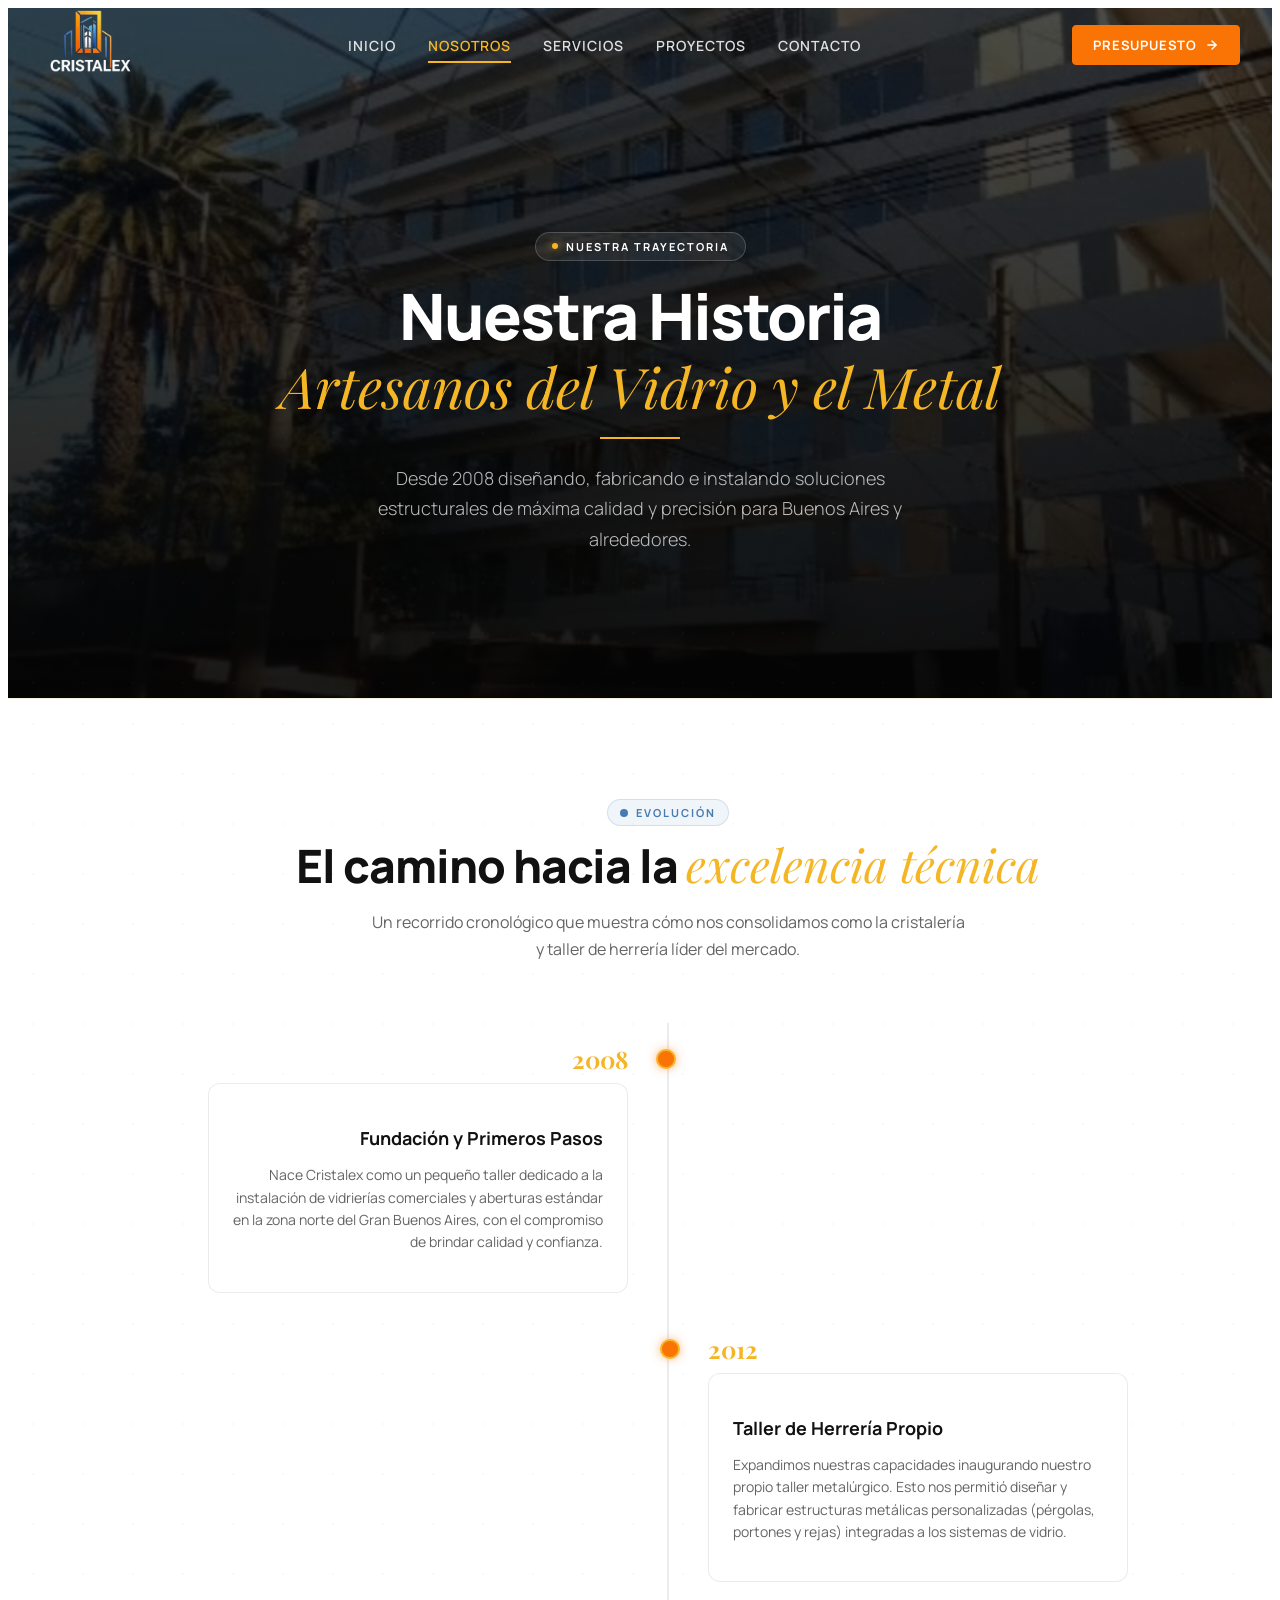
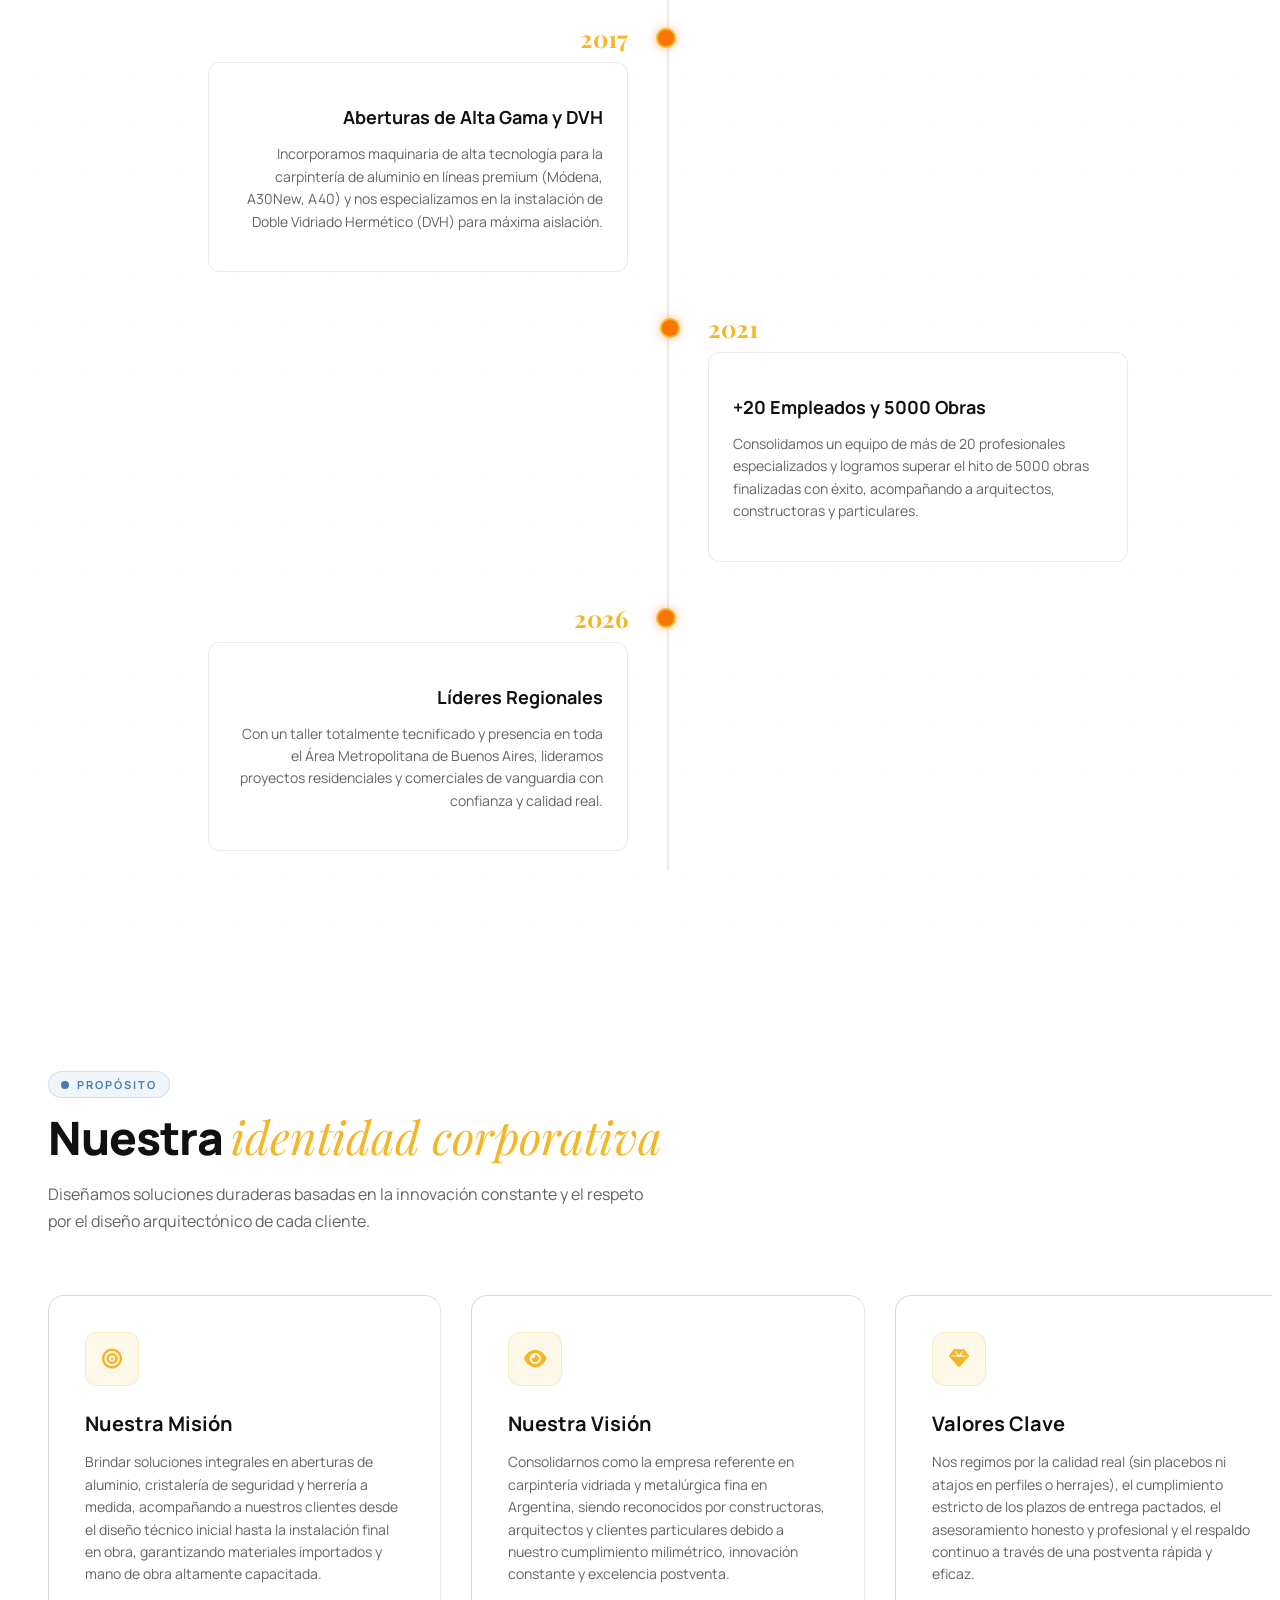
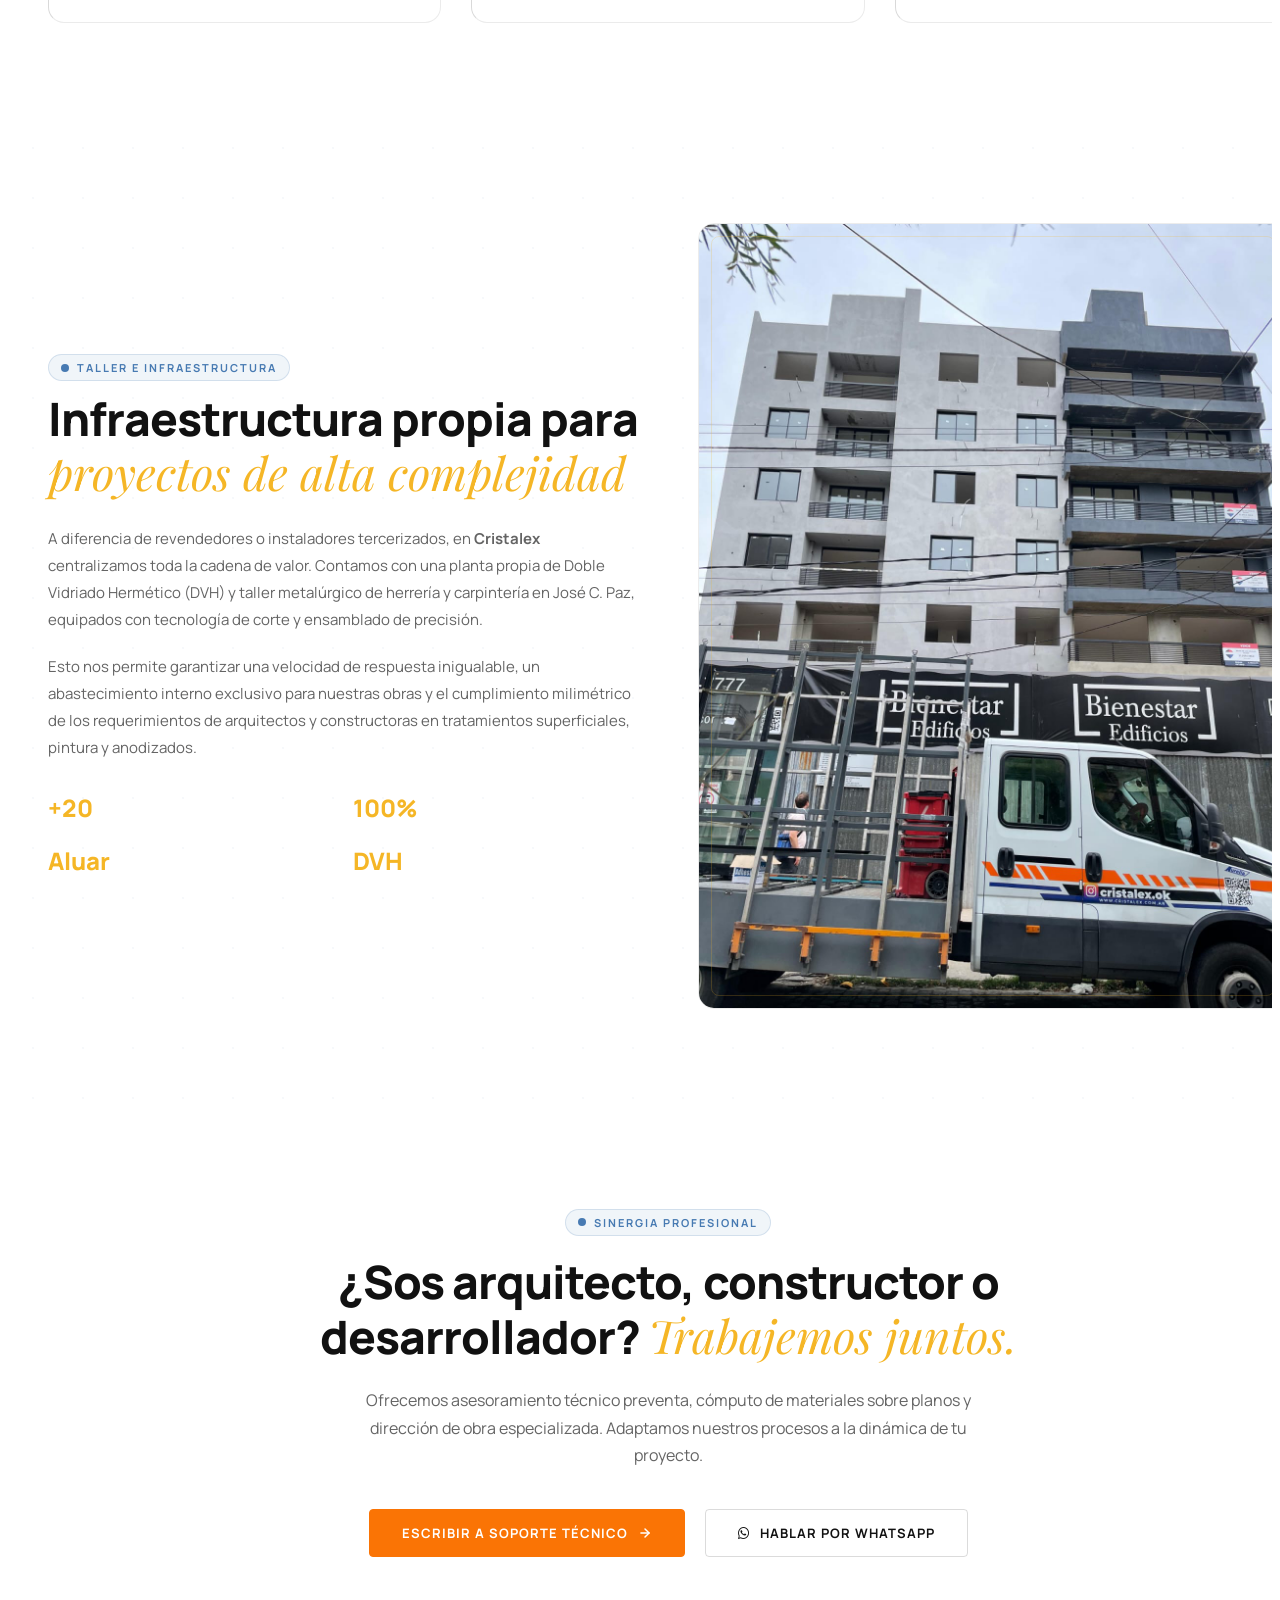
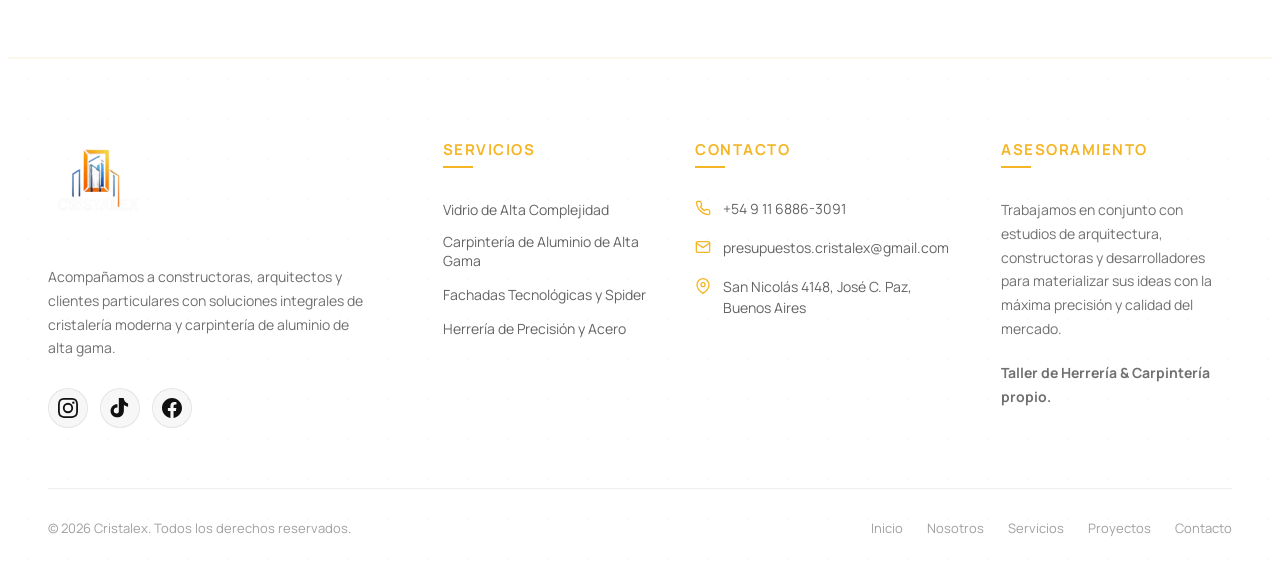
<file: nosotros.html>
<!DOCTYPE html>
<html lang="es">

<head>
  <meta charset="UTF-8" />
  <meta name="viewport" content="width=device-width, initial-scale=1" />
  <title>Nosotros - Cristalex Construcciones Vidriadas</title>
  <meta name="description" content="Conocé la trayectoria, misión, visión y equipo de Cristalex. Más de 17 años de experiencia en carpintería de aluminio, DVH y herrería a medida." />
  
  <link rel="stylesheet" id="hello-elementor-css" href="https://templatekit.kitprostudio.com/archryze/wp-content/themes/hello-elementor/assets/css/reset.css?ver=3.4.5" media="all" />
  <link rel="stylesheet" href="https://cdnjs.cloudflare.com/ajax/libs/font-awesome/6.5.1/css/all.min.css" />
  <link rel="stylesheet" href="https://fonts.googleapis.com/css?family=Manrope:300,400,500,600,700,800&display=swap" />
  <link rel="stylesheet" href="https://fonts.googleapis.com/css?family=Playfair+Display:400,400italic,700&display=swap" />
  
  <link rel="stylesheet" href="cristalex-custom.css?v=1.3" />
</head>

<body>
  <div id="page" class="site">

    <!-- HEADER -->
    <header class="cristalex-header">
      <div class="cristalex-header-container">
        <a href="index.html" class="cristalex-header-logo-link">
          <img src="img/logo_cristalex.png" alt="Cristalex" class="cristalex-header-logo-img">
        </a>
        
        <nav class="cristalex-header-nav">
          <a href="index.html" class="cristalex-nav-link">Inicio</a>
          <a href="nosotros.html" class="cristalex-nav-link active">Nosotros</a>
          <a href="servicios.html" class="cristalex-nav-link">Servicios</a>
          <a href="proyectos.html" class="cristalex-nav-link">Proyectos</a>
          <a href="contacto.html" class="cristalex-nav-link">Contacto</a>
        </nav>
        
        <div class="cristalex-header-cta-wrapper">
          <a href="https://wa.me/5491168863091" target="_blank" class="cristalex-header-cta-btn">
            Presupuesto
            <svg width="14" height="14" viewBox="0 0 24 24" fill="none" stroke="currentColor" stroke-width="2.5" stroke-linecap="round" stroke-linejoin="round"><line x1="5" y1="12" x2="19" y2="12"></line><polyline points="12 5 19 12 12 19"></polyline></svg>
          </a>
        </div>

        <div class="cristalex-mobile-toggle" aria-label="Abrir Menú">
          <div class="cristalex-hamburger">
            <span></span>
            <span></span>
            <span></span>
          </div>
        </div>
      </div>

      <div class="cristalex-mobile-drawer">
        <div class="cristalex-mobile-drawer-links">
          <a href="index.html" class="cristalex-mobile-link">Inicio</a>
          <a href="nosotros.html" class="cristalex-mobile-link active">Nosotros</a>
          <a href="servicios.html" class="cristalex-mobile-link">Servicios</a>
          <a href="proyectos.html" class="cristalex-mobile-link">Proyectos</a>
          <a href="contacto.html" class="cristalex-mobile-link">Contacto</a>
          
          <a href="https://wa.me/5491168863091" target="_blank" class="cristalex-mobile-cta">
            Presupuesto
            <svg width="14" height="14" viewBox="0 0 24 24" fill="none" stroke="currentColor" stroke-width="2.5" stroke-linecap="round" stroke-linejoin="round"><line x1="5" y1="12" x2="19" y2="12"></line><polyline points="12 5 19 12 12 19"></polyline></svg>
          </a>
        </div>
      </div>
    </header>

    <!-- SECTION 1: HERO -->
    <section class="subpage-hero">
      <div class="subpage-hero-bg">
        <img src="img/real_obra_new_05.jpg" alt="Instalación de cristales templados">
      </div>
      <div class="subpage-hero-overlay"></div>
      <div class="cristalex-grid-bg"></div>
      <div class="subpage-hero-content">
        <div class="subpage-hero-badge">
          <div class="subpage-hero-badge-dot"></div>
          <span class="subpage-hero-badge-text">Nuestra Trayectoria</span>
        </div>
        <h1 class="subpage-hero-title">Nuestra Historia <span class="subpage-hero-title-accent">Artesanos del Vidrio y el Metal</span></h1>
        <div class="subpage-hero-divider"></div>
        <p class="subpage-hero-subtitle">Desde 2008 diseñando, fabricando e instalando soluciones estructurales de máxima calidad y precisión para Buenos Aires y alrededores.</p>
      </div>
    </section>

    <!-- SECTION 2: TIMELINE -->
    <section class="section-wrapper">
      <div class="cristalex-grid-bg"></div>
      <div class="section-container">
        <div class="section-header" style="text-align: center;">
          <div class="section-badge">
            <svg viewBox="0 0 8 8"><circle cx="4" cy="4" r="4"/></svg>
            Evolución
          </div>
          <h2 class="section-title">El camino hacia la <span>excelencia técnica</span></h2>
          <p class="section-desc" style="margin: 0 auto !important;">Un recorrido cronológico que muestra cómo nos consolidamos como la cristalería y taller de herrería líder del mercado.</p>
        </div>

        <div class="timeline">
          <!-- Hito 1: 2008 -->
          <div class="timeline-item">
            <div class="timeline-dot"></div>
            <div class="timeline-date">2008</div>
            <div class="timeline-content">
              <h3 style="font-size: 18px; font-weight: 700; margin-bottom: 8px; color: var(--color-white);">Fundación y Primeros Pasos</h3>
              <p style="font-size: 14px; color: var(--color-text-muted); line-height: 1.6;">Nace Cristalex como un pequeño taller dedicado a la instalación de vidrierías comerciales y aberturas estándar en la zona norte del Gran Buenos Aires, con el compromiso de brindar calidad y confianza.</p>
            </div>
          </div>
          
          <!-- Hito 2: 2012 -->
          <div class="timeline-item">
            <div class="timeline-dot"></div>
            <div class="timeline-date">2012</div>
            <div class="timeline-content">
              <h3 style="font-size: 18px; font-weight: 700; margin-bottom: 8px; color: var(--color-white);">Taller de Herrería Propio</h3>
              <p style="font-size: 14px; color: var(--color-text-muted); line-height: 1.6;">Expandimos nuestras capacidades inaugurando nuestro propio taller metalúrgico. Esto nos permitió diseñar y fabricar estructuras metálicas personalizadas (pérgolas, portones y rejas) integradas a los sistemas de vidrio.</p>
            </div>
          </div>

          <!-- Hito 3: 2017 -->
          <div class="timeline-item">
            <div class="timeline-dot"></div>
            <div class="timeline-date">2017</div>
            <div class="timeline-content">
              <h3 style="font-size: 18px; font-weight: 700; margin-bottom: 8px; color: var(--color-white);">Aberturas de Alta Gama y DVH</h3>
              <p style="font-size: 14px; color: var(--color-text-muted); line-height: 1.6;">Incorporamos maquinaria de alta tecnología para la carpintería de aluminio en líneas premium (Módena, A30New, A40) y nos especializamos en la instalación de Doble Vidriado Hermético (DVH) para máxima aislación.</p>
            </div>
          </div>

          <!-- Hito 4: 2021 -->
          <div class="timeline-item">
            <div class="timeline-dot"></div>
            <div class="timeline-date">2021</div>
            <div class="timeline-content">
              <h3 style="font-size: 18px; font-weight: 700; margin-bottom: 8px; color: var(--color-white);">+20 Empleados y 5000 Obras</h3>
              <p style="font-size: 14px; color: var(--color-text-muted); line-height: 1.6;">Consolidamos un equipo de más de 20 profesionales especializados y logramos superar el hito de 5000 obras finalizadas con éxito, acompañando a arquitectos, constructoras y particulares.</p>
            </div>
          </div>

          <!-- Hito 5: 2026 -->
          <div class="timeline-item">
            <div class="timeline-dot"></div>
            <div class="timeline-date">2026</div>
            <div class="timeline-content">
              <h3 style="font-size: 18px; font-weight: 700; margin-bottom: 8px; color: var(--color-white);">Líderes Regionales</h3>
              <p style="font-size: 14px; color: var(--color-text-muted); line-height: 1.6;">Con un taller totalmente tecnificado y presencia en toda el Área Metropolitana de Buenos Aires, lideramos proyectos residenciales y comerciales de vanguardia con confianza y calidad real.</p>
            </div>
          </div>
        </div>
      </div>
    </section>

    <!-- SECTION 3: MISSION, VISION, VALUES -->
    <section class="section-wrapper section-wrapper-alt">
      <div class="section-container">
        <div class="section-header">
          <div class="section-badge">
            <svg viewBox="0 0 8 8"><circle cx="4" cy="4" r="4"/></svg>
            Propósito
          </div>
          <h2 class="section-title">Nuestra <span>identidad corporativa</span></h2>
          <p class="section-desc">Diseñamos soluciones duraderas basadas en la innovación constante y el respeto por el diseño arquitectónico de cada cliente.</p>
        </div>

        <div class="glass-grid">
          <!-- Misión -->
          <div class="glass-card">
            <div class="card-icon">
              <i class="fa-solid fa-bullseye" style="font-size: 20px;"></i>
            </div>
            <h3 class="card-title">Nuestra Misión</h3>
            <p class="card-desc">Brindar soluciones integrales en aberturas de aluminio, cristalería de seguridad y herrería a medida, acompañando a nuestros clientes desde el diseño técnico inicial hasta la instalación final en obra, garantizando materiales importados y mano de obra altamente capacitada.</p>
          </div>

          <!-- Visión -->
          <div class="glass-card">
            <div class="card-icon">
              <i class="fa-solid fa-eye" style="font-size: 20px;"></i>
            </div>
            <h3 class="card-title">Nuestra Visión</h3>
            <p class="card-desc">Consolidarnos como la empresa referente en carpintería vidriada y metalúrgica fina en Argentina, siendo reconocidos por constructoras, arquitectos y clientes particulares debido a nuestro cumplimiento milimétrico, innovación constante y excelencia postventa.</p>
          </div>

          <!-- Valores -->
          <div class="glass-card">
            <div class="card-icon">
              <i class="fa-solid fa-gem" style="font-size: 20px;"></i>
            </div>
            <h3 class="card-title">Valores Clave</h3>
            <p class="card-desc">Nos regimos por la calidad real (sin placebos ni atajos en perfiles o herrajes), el cumplimiento estricto de los plazos de entrega pactados, el asesoramiento honesto y profesional y el respaldo continuo a través de una postventa rápida y eficaz.</p>
          </div>
        </div>
      </div>
    </section>

    <!-- SECTION 4: WORKSHOP INFOGRAPHIC (Taller y Estructura) -->
    <section class="section-wrapper">
      <div class="cristalex-grid-bg"></div>
      <div class="section-container">
        <div class="split-layout">
          <div class="split-col">
            <div class="section-badge">
              <svg viewBox="0 0 8 8"><circle cx="4" cy="4" r="4"/></svg>
              Taller e Infraestructura
            </div>
            <h2 class="section-title" style="margin-bottom: 24px !important;">Infraestructura propia para <span>proyectos de alta complejidad</span></h2>
            <p style="font-size: 15px; color: var(--color-text-muted); line-height: 1.8; margin-bottom: 20px;">
              A diferencia de revendedores o instaladores tercerizados, en <strong>Cristalex</strong> centralizamos toda la cadena de valor. Contamos con una planta propia de Doble Vidriado Hermético (DVH) y taller metalúrgico de herrería y carpintería en José C. Paz, equipados con tecnología de corte y ensamblado de precisión.
            </p>
            <p style="font-size: 15px; color: var(--color-text-muted); line-height: 1.8; margin-bottom: 30px;">
              Esto nos permite garantizar una velocidad de respuesta inigualable, un abastecimiento interno exclusivo para nuestras obras y el cumplimiento milimétrico de los requerimientos de arquitectos y constructoras en tratamientos superficiales, pintura y anodizados.
            </p>
            
            <div style="display: grid; grid-template-columns: 1fr 1fr; gap: 20px;">
              <div style="display: flex; align-items: center; gap: 12px;">
                <div style="font-size: 24px; color: var(--color-gold); font-weight: 800;">+20</div>
                <div style="font-size: 12px; text-transform: uppercase; letter-spacing: 1px; color: rgba(255,255,255,0.6);">Operarios Especializados</div>
              </div>
              <div style="display: flex; align-items: center; gap: 12px;">
                <div style="font-size: 24px; color: var(--color-gold); font-weight: 800;">100%</div>
                <div style="font-size: 12px; text-transform: uppercase; letter-spacing: 1px; color: rgba(255,255,255,0.6);">Fabricación Propia</div>
              </div>
              <div style="display: flex; align-items: center; gap: 12px;">
                <div style="font-size: 24px; color: var(--color-gold); font-weight: 800;">Aluar</div>
                <div style="font-size: 12px; text-transform: uppercase; letter-spacing: 1px; color: rgba(255,255,255,0.6);">Líneas Modena, A30 y A40</div>
              </div>
              <div style="display: flex; align-items: center; gap: 12px;">
                <div style="font-size: 24px; color: var(--color-gold); font-weight: 800;">DVH</div>
                <div style="font-size: 12px; text-transform: uppercase; letter-spacing: 1px; color: rgba(255,255,255,0.6);">Planta de Fabricación Propia</div>
              </div>
            </div>
          </div>
          
          <div class="split-col">
            <div class="split-image-container">
              <img src="img/factory_crane_glass.jpg" alt="Planta de fabricación de vidrio y taller de Cristalex">
            </div>
          </div>
        </div>
      </div>
    </section>

    <!-- SECTION 5: COLLABORATION CTA -->
    <section class="section-wrapper section-wrapper-alt" style="border-bottom: 1px solid rgba(201, 169, 110, 0.08);">
      <div class="section-container" style="text-align: center;">
        <div class="section-badge" style="margin-bottom: 20px;">
          <svg viewBox="0 0 8 8"><circle cx="4" cy="4" r="4"/></svg>
          Sinergia Profesional
        </div>
        <h2 class="section-title" style="max-width: 800px; margin: 0 auto 24px !important;">¿Sos arquitecto, constructor o desarrollador? <span>Trabajemos juntos.</span></h2>
        <p class="section-desc" style="margin: 0 auto 40px !important; max-width: 650px;">
          Ofrecemos asesoramiento técnico preventa, cómputo de materiales sobre planos y dirección de obra especializada. Adaptamos nuestros procesos a la dinámica de tu proyecto.
        </p>
        <div style="display: flex; justify-content: center; gap: 20px; flex-wrap: wrap;">
          <a href="contacto.html" class="btn-gold">
            Escribir a Soporte Técnico
            <svg width="14" height="14" viewBox="0 0 24 24" fill="none" stroke="currentColor" stroke-width="2.5" stroke-linecap="round" stroke-linejoin="round"><line x1="5" y1="12" x2="19" y2="12"></line><polyline points="12 5 19 12 12 19"></polyline></svg>
          </a>
          <a href="https://wa.me/5491168863091" target="_blank" class="btn-outline">
            <i class="fa-brands fa-whatsapp"></i> Hablar por WhatsApp
          </a>
        </div>
      </div>
    </section>

    <!-- FOOTER -->
    <footer id="contacto" class="cristalex-footer" role="contentinfo">
      <div class="cristalex-footer-container">
        <div class="cristalex-footer-grid">
          <!-- Column 1: Profile -->
          <div class="cristalex-footer-col">
            <div class="cristalex-footer-logo-area">
              <img src="img/logo_cristalex.png" alt="Cristalex" class="cristalex-footer-logo-img">
            </div>
            <p class="cristalex-footer-desc">Acompañamos a constructoras, arquitectos y clientes particulares con soluciones integrales de cristalería moderna y carpintería de aluminio de alta gama.</p>
            <div class="cristalex-footer-socials">
              <a href="https://www.instagram.com/cristalex.ok/" target="_blank" class="cristalex-footer-social-btn" aria-label="Instagram">
                <svg viewBox="0 0 24 24" fill="currentColor"><path d="M12 2.163c3.204 0 3.584.012 4.85.07 3.252.148 4.771 1.691 4.919 4.919.058 1.265.069 1.645.069 4.849 0 3.205-.012 3.584-.069 4.849-.149 3.225-1.664 4.771-4.919 4.919-1.266.058-1.644.07-4.85.07-3.204 0-3.584-.012-4.849-.07-3.26-.149-4.771-1.699-4.919-4.92-.058-1.265-.07-1.644-.07-4.849 0-3.204.013-3.583.07-4.849.149-3.227 1.664-4.771 4.919-4.919 1.266-.057 1.645-.069 4.849-.069zM12 0C8.741 0 8.333.014 7.053.072 2.695.272.273 2.69.073 7.051.014 8.333 0 8.741 0 12c0 3.259.014 3.668.072 4.948.2 4.358 2.618 6.78 6.98 6.98 1.281.058 1.689.072 4.948.072 3.259 0 3.668-.014 4.948-.072 4.354-.2 6.782-2.618 6.979-6.98.059-1.28.073-1.689.073-4.948 0-3.259-.014-3.667-.072-4.947-.196-4.354-2.617-6.78-6.979-6.98C15.668.014 15.259 0 12 0zm0 5.838a6.162 6.162 0 1 0 0 12.324 6.162 6.162 0 0 0 0-12.324zM12 16a4 4 0 1 1 0-8 4 4 0 0 1 0 8zm6.406-11.845a1.44 1.44 0 1 0 0 2.881 1.44 1.44 0 0 0 0-2.881z"/></svg>
              </a>
              <a href="https://www.tiktok.com/@cristalex.aberturas" target="_blank" class="cristalex-footer-social-btn" aria-label="TikTok">
                <svg viewBox="0 0 24 24" fill="currentColor"><path d="M12.525.02c1.31-.02 2.61-.01 3.91-.02.08 1.53.63 3.02 1.59 4.23.94 1.15 2.25 1.95 3.68 2.29v3.9c-1.74-.08-3.41-.75-4.75-1.89-.11-.09-.2-.18-.3-.28v6.79c.04 1.9-.55 3.79-1.68 5.25-1.42 1.83-3.65 2.92-5.97 2.95-2.07.03-4.13-.67-5.7-2.03-1.73-1.49-2.69-3.71-2.62-5.99.03-2.14.93-4.19 2.51-5.63 1.56-1.42 3.65-2.13 5.75-1.95v3.91c-1.1-.19-2.26.12-3.11.86-.88.77-1.35 1.93-1.28 3.1.05 1.05.62 2.01 1.51 2.57.9.57 2.02.63 2.97.16.92-.45 1.52-1.39 1.55-2.42V.02z"/></svg>
              </a>
              <a href="https://www.facebook.com/construccionesvidriadas?locale=es_LA" target="_blank" class="cristalex-footer-social-btn" aria-label="Facebook">
                <svg viewBox="0 0 24 24" fill="currentColor"><path d="M24 12.073c0-6.627-5.373-12-12-12s-12 5.373-12 12c0 5.99 4.388 10.954 10.125 11.854v-8.385H7.078v-3.47h3.047V9.43c0-3.007 1.792-4.669 4.533-4.669 1.312 0 2.686.235 2.686.235v2.953H15.83c-1.491 0-1.956.925-1.956 1.874v2.25h3.328l-.532 3.47h-2.796v8.385C19.612 23.027 24 18.062 24 12.073z"/></svg>
              </a>
            </div>
          </div>

          <!-- Column 2: Services -->
          <div class="cristalex-footer-col">
            <div class="cristalex-footer-col-title">Servicios</div>
            <ul class="cristalex-footer-links">
              <li><a href="servicios.html" class="cristalex-footer-link">Vidrio de Alta Complejidad</a></li>
              <li><a href="servicios.html" class="cristalex-footer-link">Carpintería de Aluminio de Alta Gama</a></li>
              <li><a href="servicios.html" class="cristalex-footer-link">Fachadas Tecnológicas y Spider</a></li>
              <li><a href="servicios.html" class="cristalex-footer-link">Herrería de Precisión y Acero</a></li>
            </ul>
          </div>

          <!-- Column 3: Contact Info -->
          <div class="cristalex-footer-col">
            <div class="cristalex-footer-col-title">Contacto</div>
            <div class="cristalex-footer-info">
              <div class="cristalex-footer-info-item">
                <span class="cristalex-footer-info-icon">
                  <svg viewBox="0 0 24 24" fill="none" stroke="currentColor" stroke-width="2" stroke-linecap="round" stroke-linejoin="round"><path d="M22 16.92v3a2 2 0 0 1-2.18 2 19.79 19.79 0 0 1-8.63-3.07 19.5 19.5 0 0 1-6-6 19.79 19.79 0 0 1-3.07-8.67A2 2 0 0 1 4.11 2h3a2 2 0 0 1 2 1.72 12.84 12.84 0 0 0 .7 2.81 2 2 0 0 1-.45 2.11L8.09 9.91a16 16 0 0 0 6 6l1.27-1.27a2 2 0 0 1 2.11-.45 12.84 12.84 0 0 0 2.81.7A2 2 0 0 1 22 16.92z"></path></svg>
                </span>
                <p class="cristalex-footer-info-text">
                  <a href="https://wa.me/5491168863091" target="_blank">+54 9 11 6886-3091</a>
                </p>
              </div>
              <div class="cristalex-footer-info-item">
                <span class="cristalex-footer-info-icon">
                  <svg viewBox="0 0 24 24" fill="none" stroke="currentColor" stroke-width="2" stroke-linecap="round" stroke-linejoin="round"><path d="M4 4h16c1.1 0 2 .9 2 2v12c0 1.1-.9 2-2 2H4c-1.1 0-2-.9-2-2V6c0-1.1.9-2 2-2z"></path><polyline points="22,6 12,13 2,6"></polyline></svg>
                </span>
                <p class="cristalex-footer-info-text">
                  <a href="mailto:presupuestos.cristalex@gmail.com">presupuestos.cristalex@gmail.com</a>
                </p>
              </div>
              <div class="cristalex-footer-info-item">
                <span class="cristalex-footer-info-icon">
                  <svg viewBox="0 0 24 24" fill="none" stroke="currentColor" stroke-width="2" stroke-linecap="round" stroke-linejoin="round"><path d="M21 10c0 7-9 13-9 13s-9-6-9-13a9 9 0 0 1 18 0z"></path><circle cx="12" cy="10" r="3"></circle></svg>
                </span>
                <p class="cristalex-footer-info-text">
                  <a href="https://maps.google.com/?q=San+Nicolas+4148,+Jose+C+Paz,+Buenos+Aires" target="_blank">San Nicolás 4148, José C. Paz, Buenos Aires</a>
                </p>
              </div>
            </div>
          </div>

          <!-- Column 4: Architectural Info -->
          <div class="cristalex-footer-col">
            <div class="cristalex-footer-col-title">Asesoramiento</div>
            <p class="cristalex-footer-desc" style="max-width:100%">Trabajamos en conjunto con estudios de arquitectura, constructoras y desarrolladores para materializar sus ideas con la máxima precisión y calidad del mercado.</p>
            <p class="cristalex-footer-desc" style="max-width:100%; font-weight:700; color:var(--color-gold);">Taller de Herrería & Carpintería propio.</p>
          </div>
        </div>

        <!-- Bottom Bar -->
        <div class="cristalex-footer-bottom">
          <p class="cristalex-footer-copy">© 2026 Cristalex. Todos los derechos reservados.</p>
          <div class="cristalex-footer-bottom-links">
            <a href="index.html" class="cristalex-footer-bottom-link">Inicio</a>
            <a href="nosotros.html" class="cristalex-footer-bottom-link">Nosotros</a>
            <a href="servicios.html" class="cristalex-footer-bottom-link">Servicios</a>
            <a href="proyectos.html" class="cristalex-footer-bottom-link">Proyectos</a>
            <a href="contacto.html" class="cristalex-footer-bottom-link">Contacto</a>
          </div>
        </div>
      </div>
    </footer>
  </div>

  <script>
    document.addEventListener('DOMContentLoaded', () => {
      const header = document.querySelector('.cristalex-header');
      const mobileToggle = document.querySelector('.cristalex-mobile-toggle');
      const mobileDrawer = document.querySelector('.cristalex-mobile-drawer');

      // Scroll effect
      const handleScroll = () => {
        if (window.scrollY > 30) {
          header.classList.add('cristalex-scrolled');
        } else {
          header.classList.remove('cristalex-scrolled');
        }
      };
      window.addEventListener('scroll', handleScroll);
      handleScroll(); // Run initially

      // Mobile Drawer Toggle
      mobileToggle.addEventListener('click', () => {
        header.classList.toggle('cristalex-mobile-active');
        if (header.classList.contains('cristalex-mobile-active')) {
          document.body.style.overflow = 'hidden';
        } else {
          document.body.style.overflow = '';
        }
      });
    });
  </script>
</body>

</html>
</file>
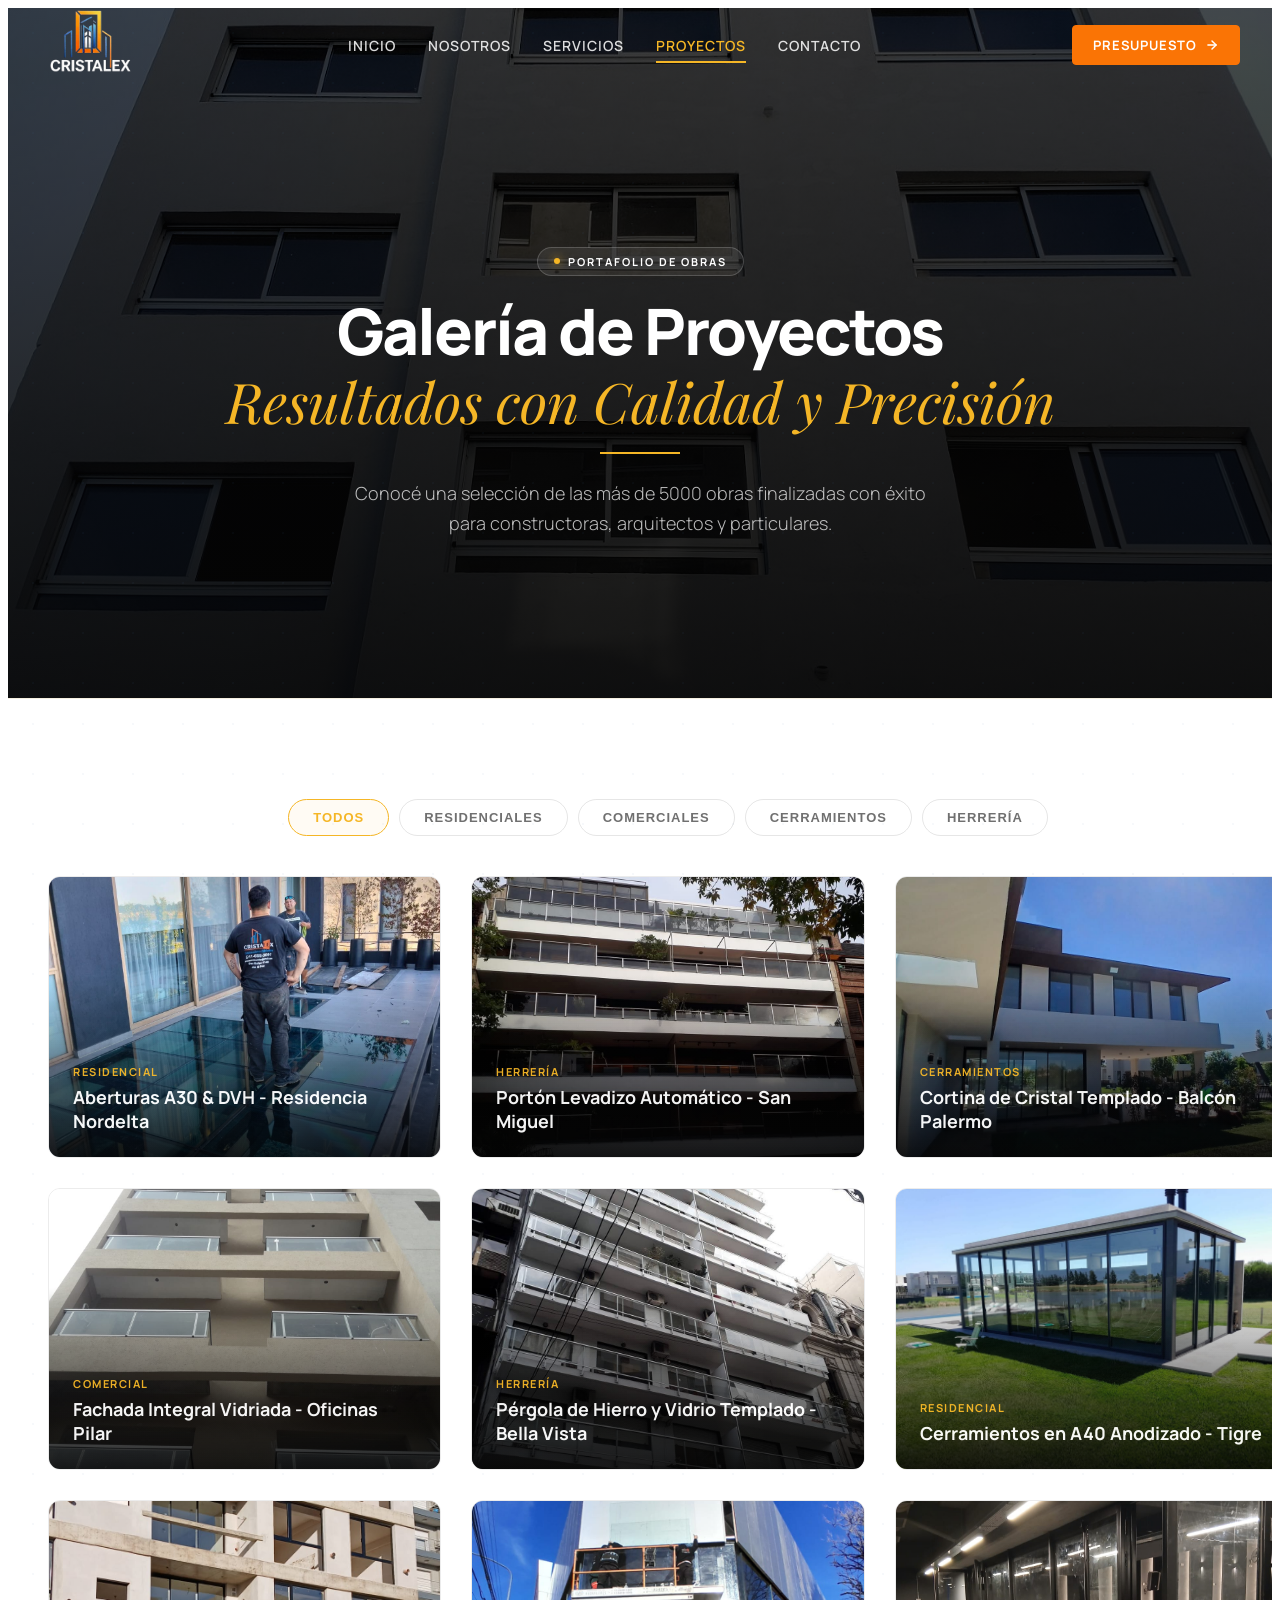
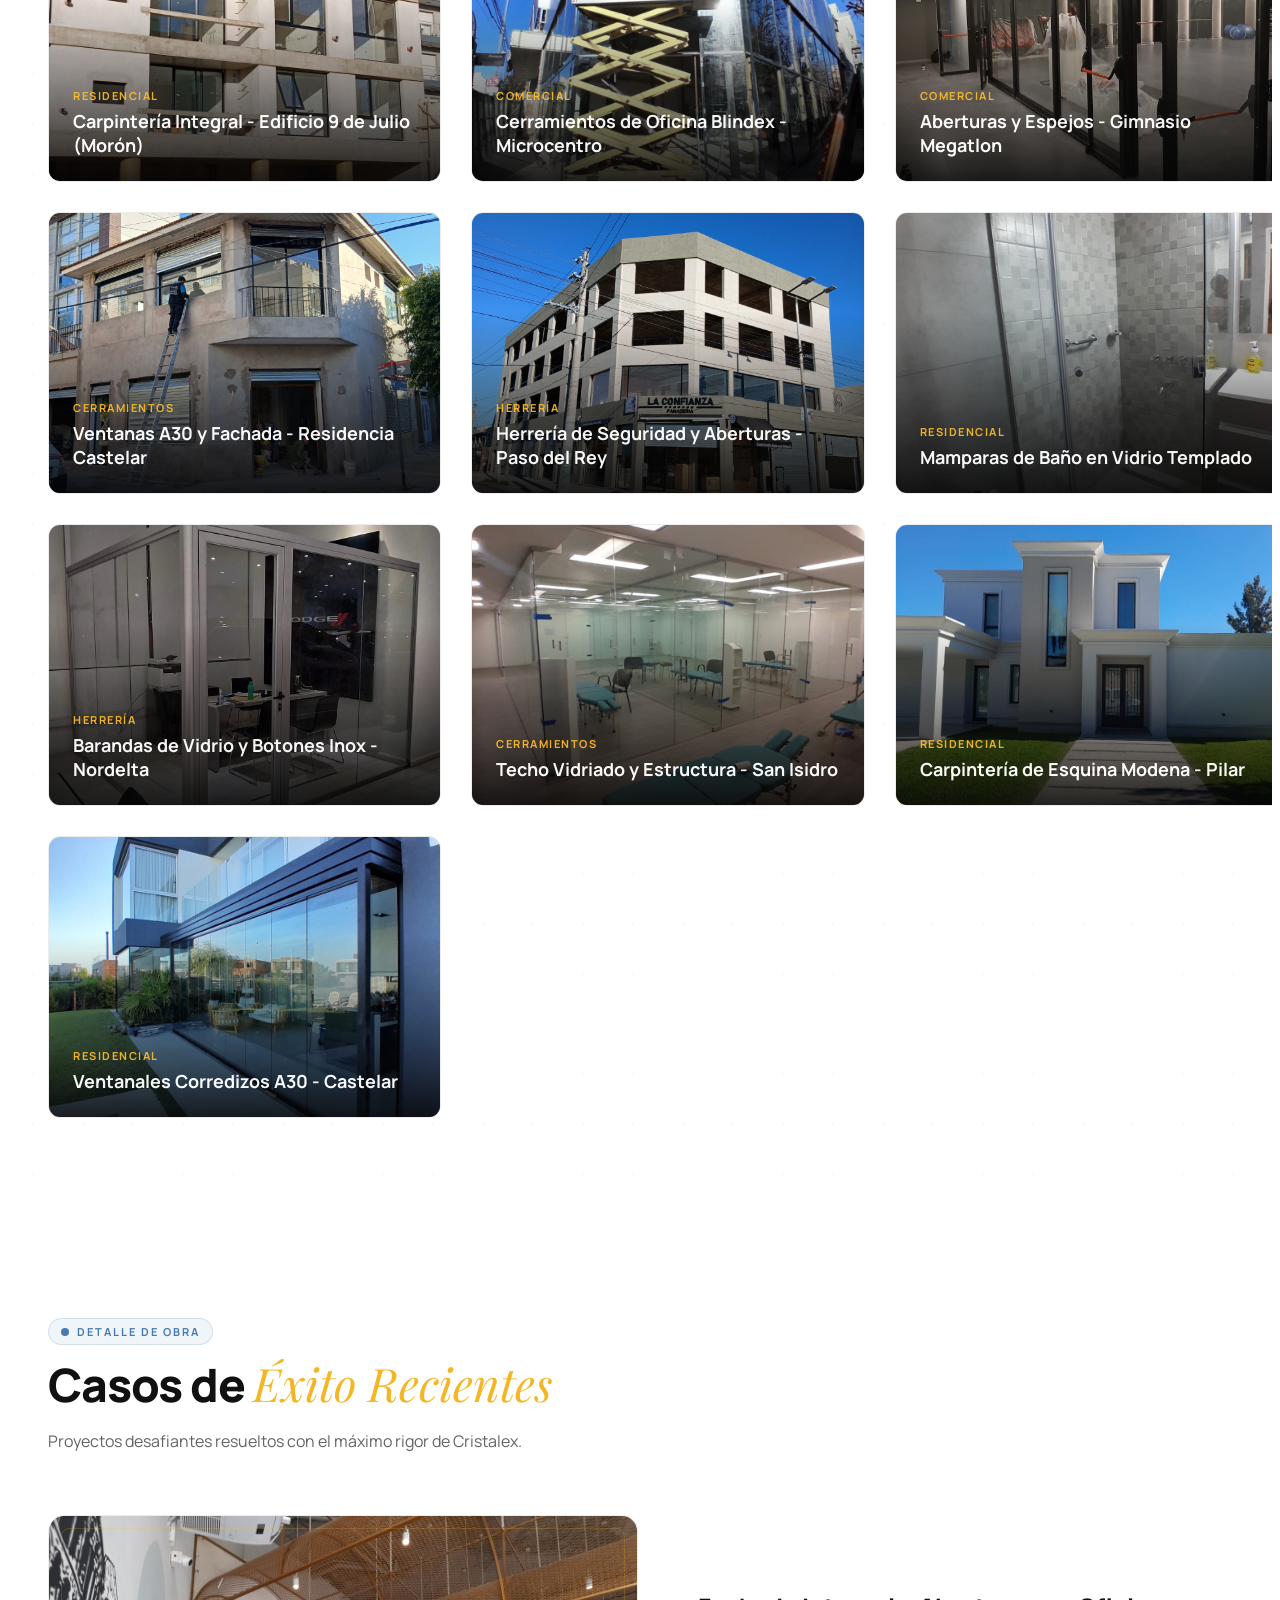
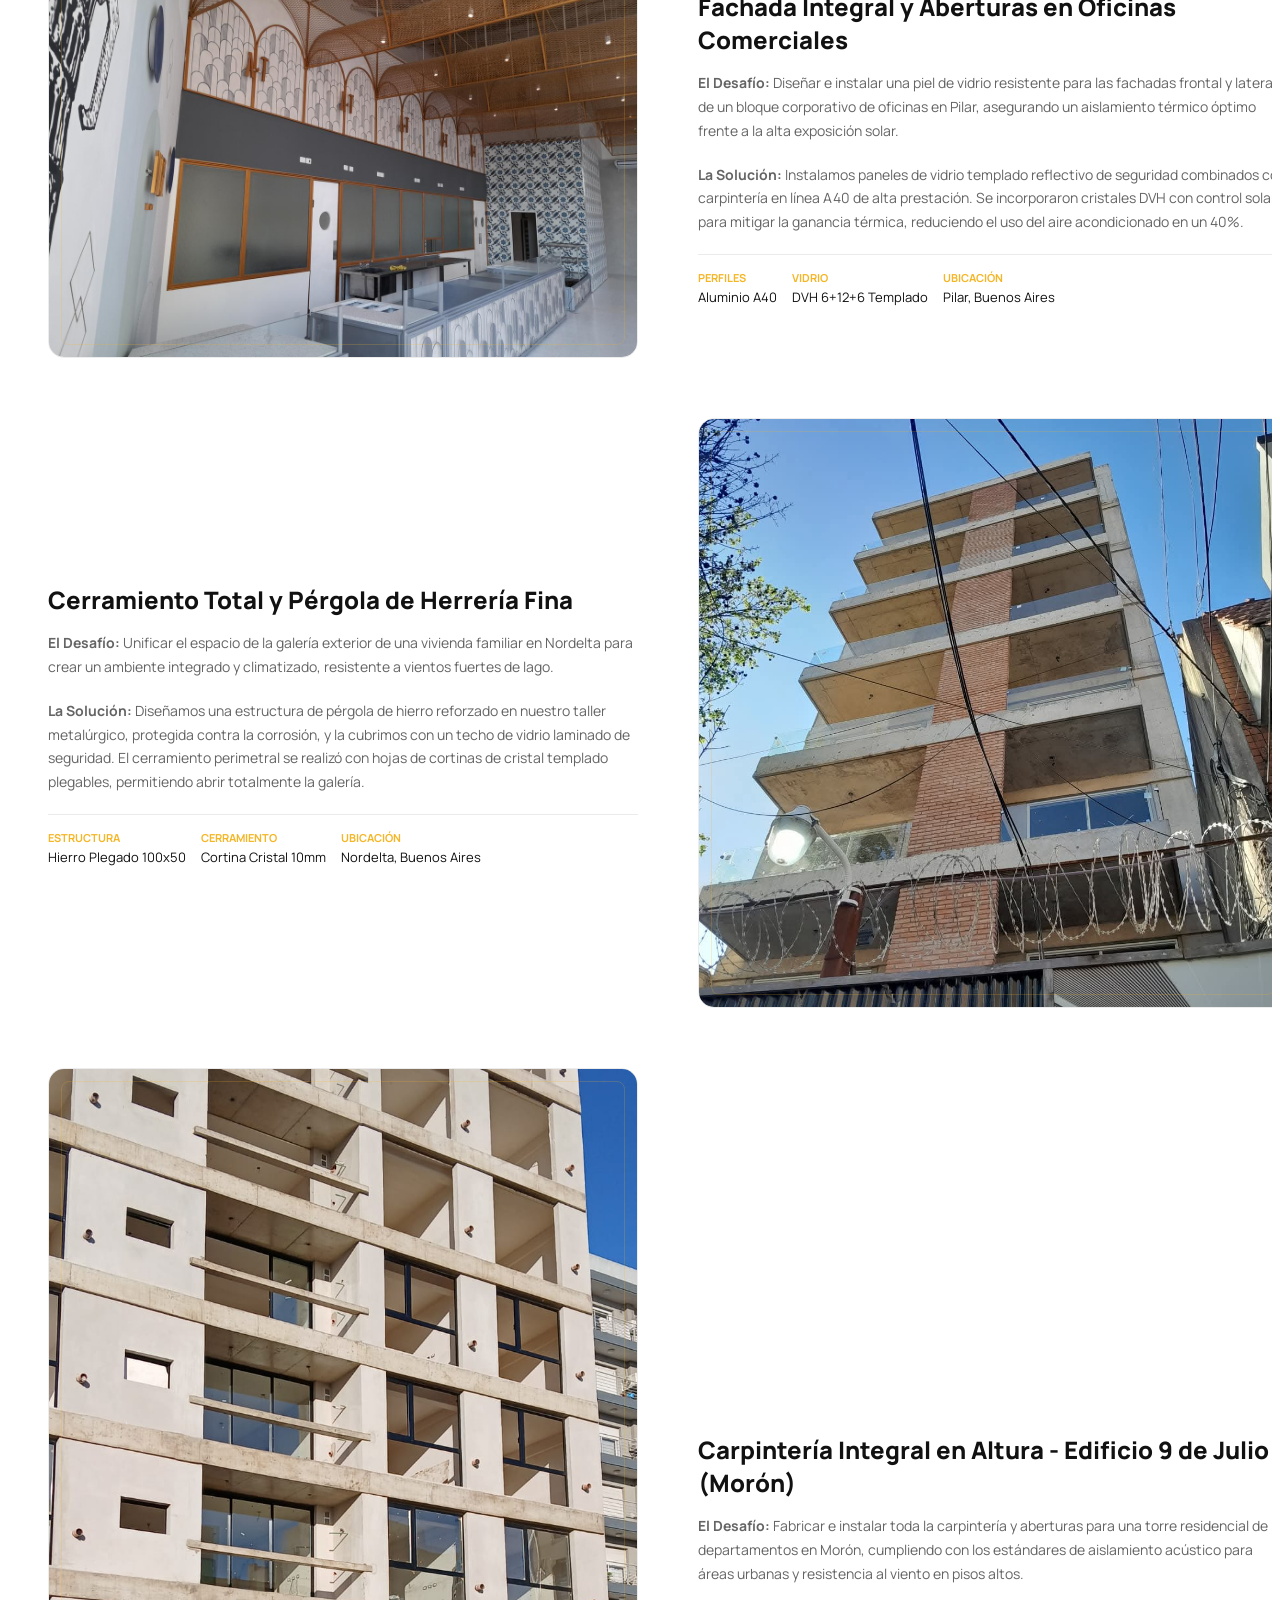
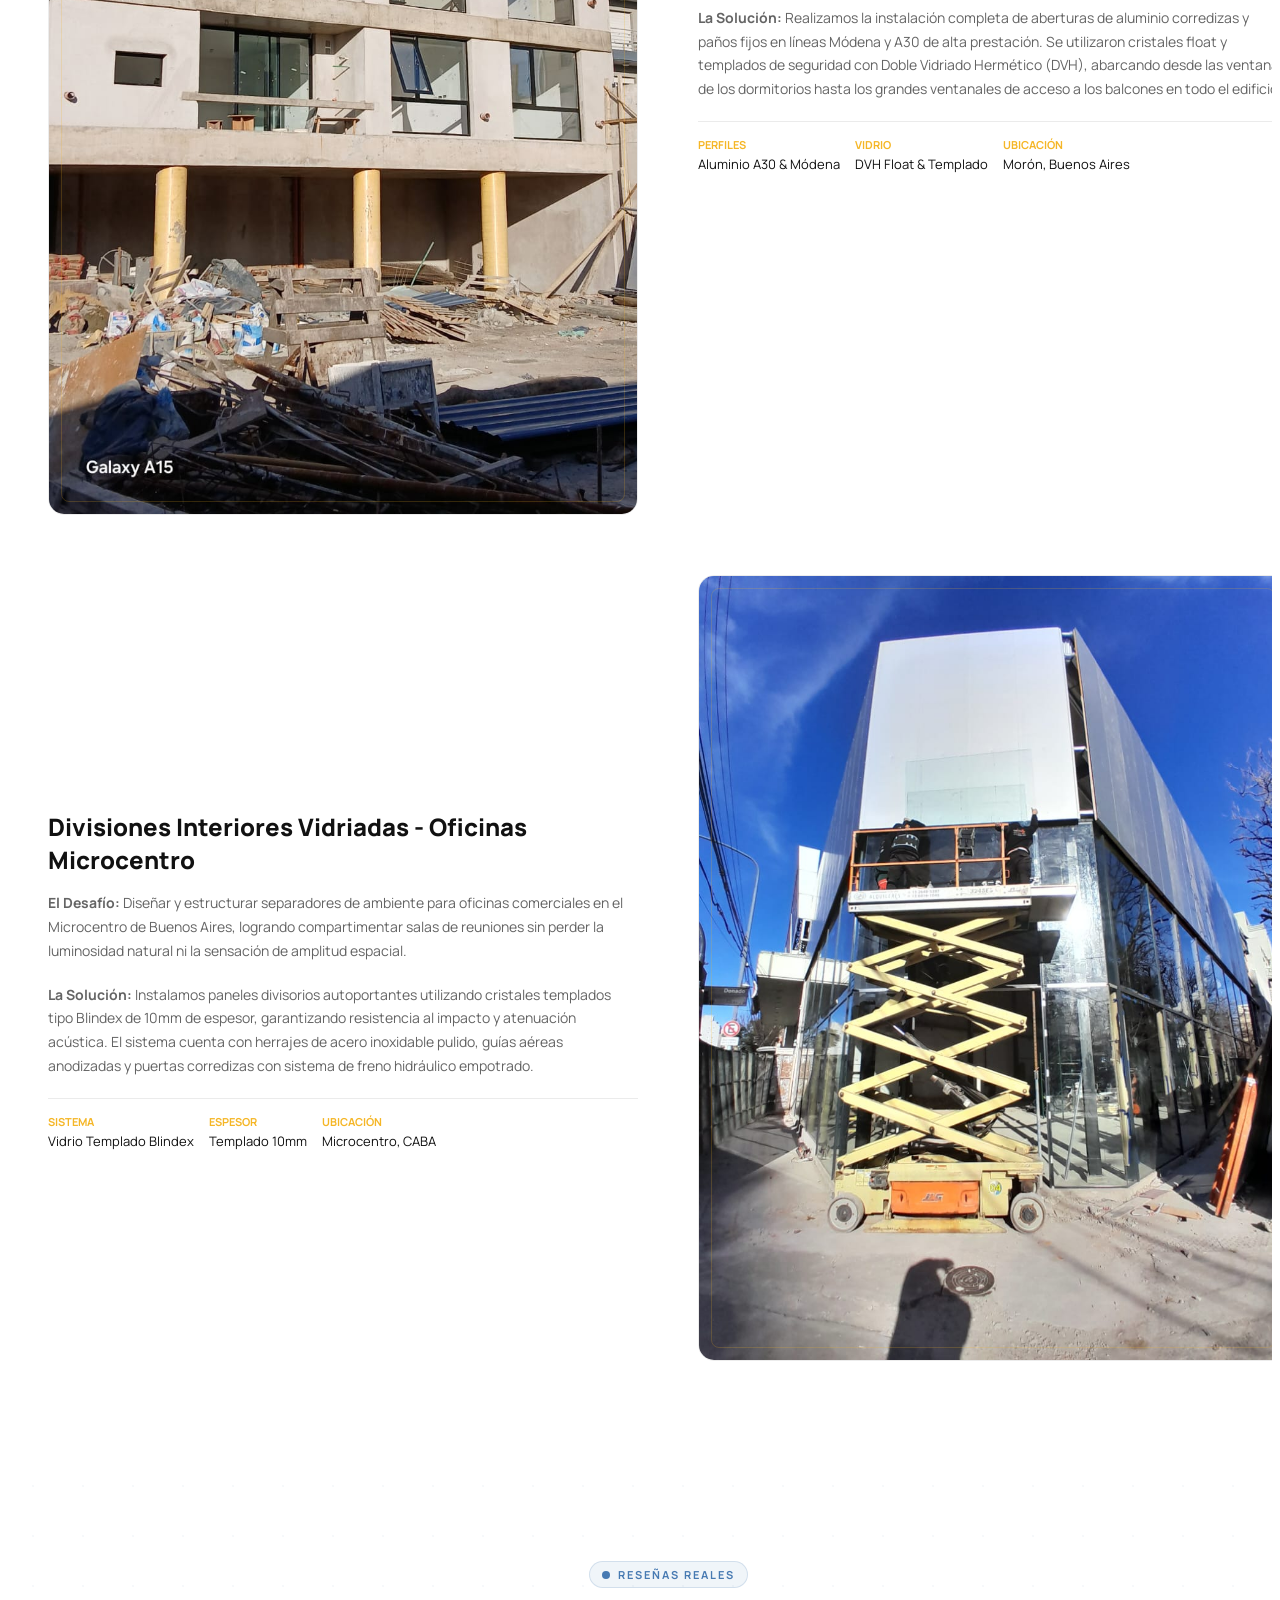
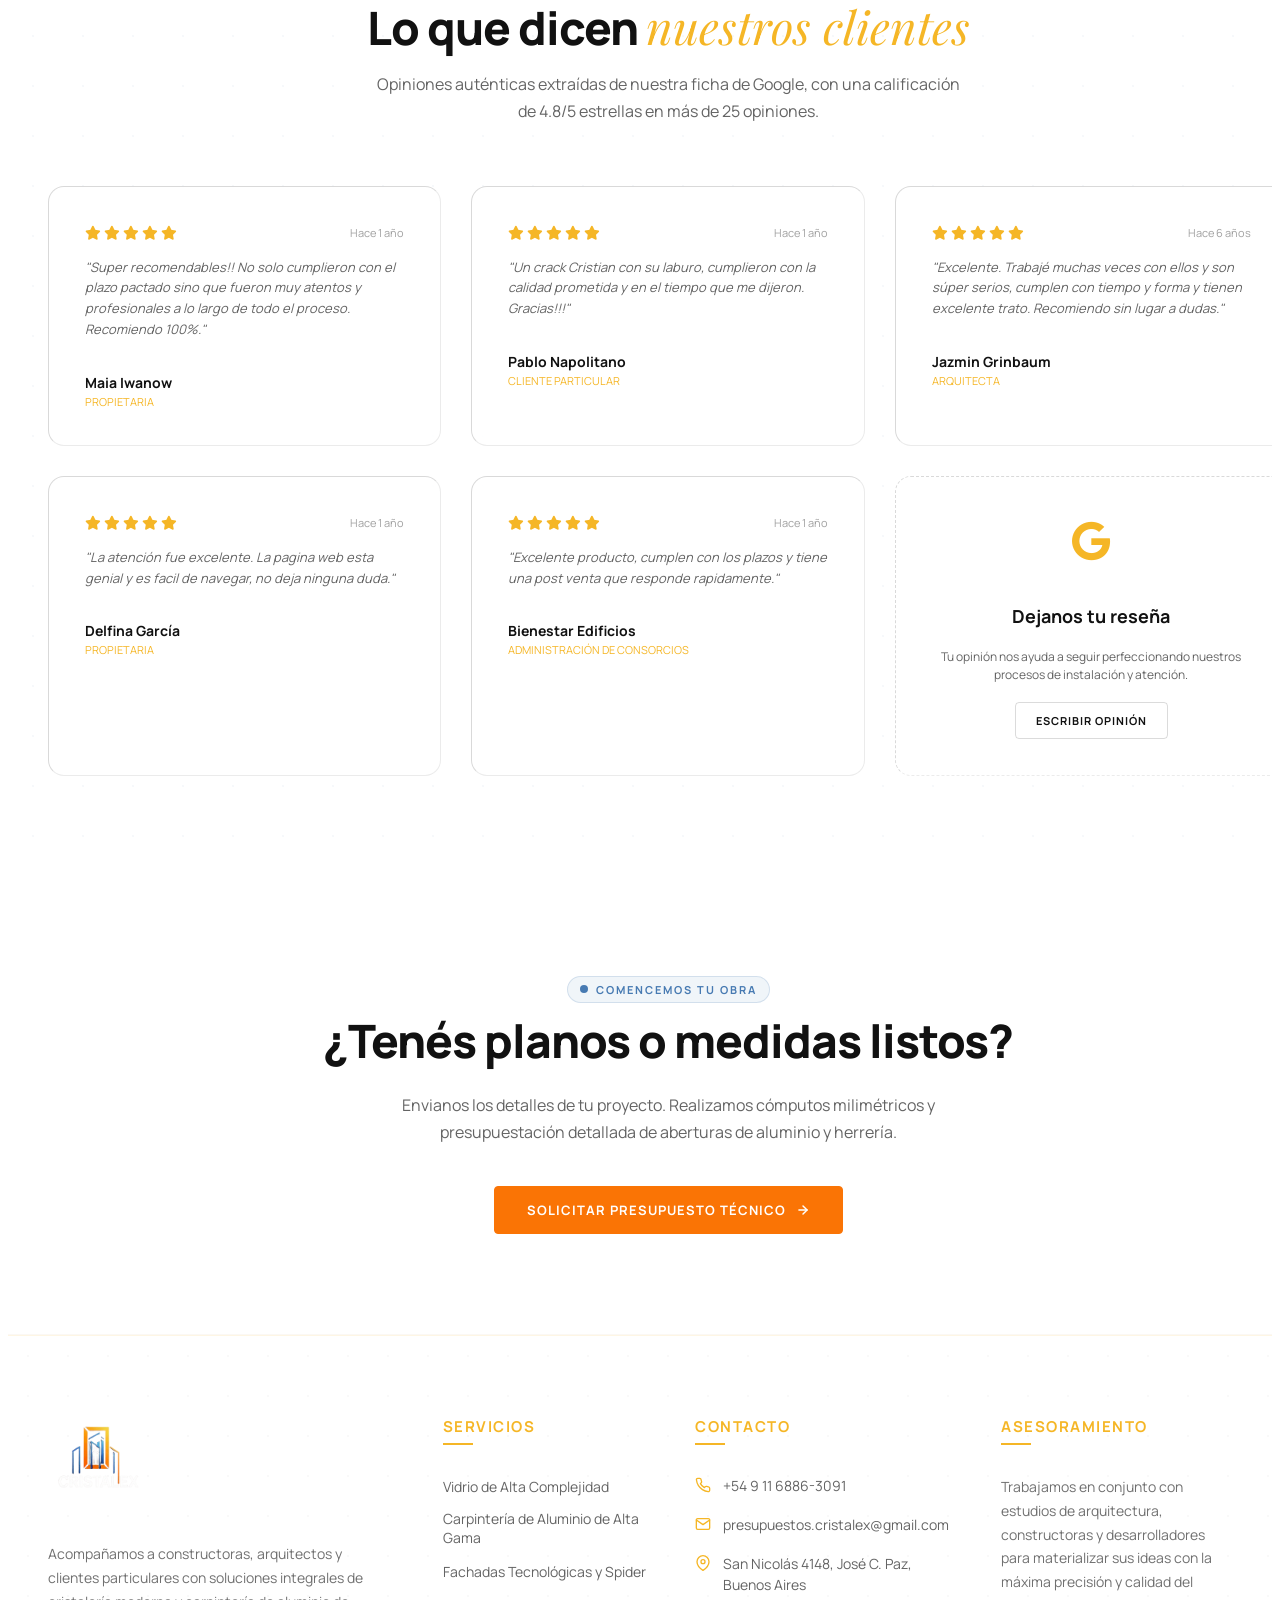
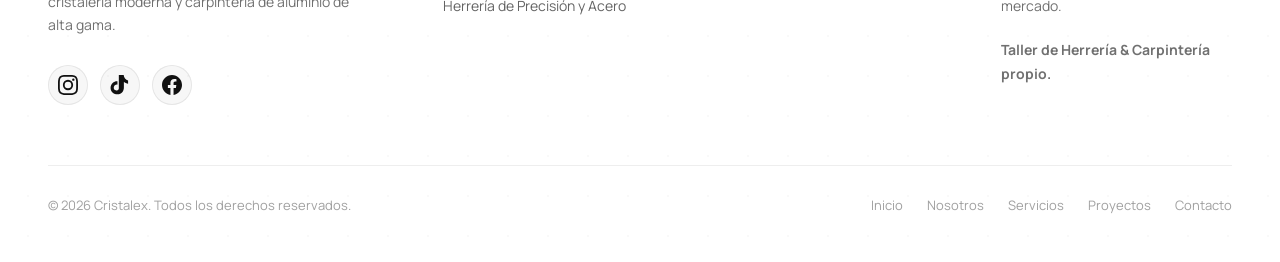
<file: proyectos.html>
<!DOCTYPE html>
<html lang="es">

<head>
  <meta charset="UTF-8" />
  <meta name="viewport" content="width=device-width, initial-scale=1" />
  <title>Proyectos - Cristalex Construcciones Vidriadas</title>
  <meta name="description" content="Explorá nuestra galería de obras finalizadas. Más de 5000 proyectos residenciales y comerciales en carpintería de aluminio, DVH y herrería a medida." />
  
  <link rel="stylesheet" id="hello-elementor-css" href="https://templatekit.kitprostudio.com/archryze/wp-content/themes/hello-elementor/assets/css/reset.css?ver=3.4.5" media="all" />
  <link rel="stylesheet" href="https://cdnjs.cloudflare.com/ajax/libs/font-awesome/6.5.1/css/all.min.css" />
  <link rel="stylesheet" href="https://fonts.googleapis.com/css?family=Manrope:300,400,500,600,700,800&display=swap" />
  <link rel="stylesheet" href="https://fonts.googleapis.com/css?family=Playfair+Display:400,400italic,700&display=swap" />
  
  <link rel="stylesheet" href="cristalex-custom.css?v=1.3" />
</head>

<body>
  <div id="page" class="site">

    <!-- HEADER -->
    <header class="cristalex-header">
      <div class="cristalex-header-container">
        <a href="index.html" class="cristalex-header-logo-link">
          <img src="img/logo_cristalex.png" alt="Cristalex" class="cristalex-header-logo-img">
        </a>
        
        <nav class="cristalex-header-nav">
          <a href="index.html" class="cristalex-nav-link">Inicio</a>
          <a href="nosotros.html" class="cristalex-nav-link">Nosotros</a>
          <a href="servicios.html" class="cristalex-nav-link">Servicios</a>
          <a href="proyectos.html" class="cristalex-nav-link active">Proyectos</a>
          <a href="contacto.html" class="cristalex-nav-link">Contacto</a>
        </nav>
        
        <div class="cristalex-header-cta-wrapper">
          <a href="https://wa.me/5491168863091" target="_blank" class="cristalex-header-cta-btn">
            Presupuesto
            <svg width="14" height="14" viewBox="0 0 24 24" fill="none" stroke="currentColor" stroke-width="2.5" stroke-linecap="round" stroke-linejoin="round"><line x1="5" y1="12" x2="19" y2="12"></line><polyline points="12 5 19 12 12 19"></polyline></svg>
          </a>
        </div>

        <div class="cristalex-mobile-toggle" aria-label="Abrir Menú">
          <div class="cristalex-hamburger">
            <span></span>
            <span></span>
            <span></span>
          </div>
        </div>
      </div>

      <div class="cristalex-mobile-drawer">
        <div class="cristalex-mobile-drawer-links">
          <a href="index.html" class="cristalex-mobile-link">Inicio</a>
          <a href="nosotros.html" class="cristalex-mobile-link">Nosotros</a>
          <a href="servicios.html" class="cristalex-mobile-link">Servicios</a>
          <a href="proyectos.html" class="cristalex-mobile-link active">Proyectos</a>
          <a href="contacto.html" class="cristalex-mobile-link">Contacto</a>
          
          <a href="https://wa.me/5491168863091" target="_blank" class="cristalex-mobile-cta">
            Presupuesto
            <svg width="14" height="14" viewBox="0 0 24 24" fill="none" stroke="currentColor" stroke-width="2.5" stroke-linecap="round" stroke-linejoin="round"><line x1="5" y1="12" x2="19" y2="12"></line><polyline points="12 5 19 12 12 19"></polyline></svg>
          </a>
        </div>
      </div>
    </header>

    <!-- SECTION 1: HERO -->
    <section class="subpage-hero">
      <div class="subpage-hero-bg">
        <img src="img/real_project_residential.jpg" alt="Obras residenciales de Cristalex">
      </div>
      <div class="subpage-hero-overlay"></div>
      <div class="cristalex-grid-bg"></div>
      <div class="subpage-hero-content">
        <div class="subpage-hero-badge">
          <div class="subpage-hero-badge-dot"></div>
          <span class="subpage-hero-badge-text">Portafolio de Obras</span>
        </div>
        <h1 class="subpage-hero-title">Galería de Proyectos <span class="subpage-hero-title-accent">Resultados con Calidad y Precisión</span></h1>
        <div class="subpage-hero-divider"></div>
        <p class="subpage-hero-subtitle">Conocé una selección de las más de 5000 obras finalizadas con éxito para constructoras, arquitectos y particulares.</p>
      </div>
    </section>

    <!-- SECTION 2: FILTERABLE GALLERY -->
    <section class="section-wrapper">
      <div class="cristalex-grid-bg"></div>
      <div class="section-container">
        <div class="gallery-filters">
          <button class="filter-btn active" data-filter="all">Todos</button>
          <button class="filter-btn" data-filter="res">Residenciales</button>
          <button class="filter-btn" data-filter="com">Comerciales</button>
          <button class="filter-btn" data-filter="cera">Cerramientos</button>
          <button class="filter-btn" data-filter="herr">Herrería</button>
        </div>

        <div class="gallery-grid">
          <!-- Item 1 -->
          <div class="gallery-item" data-cat="res">
            <img src="img/real_proj1_ventanas.jpeg" alt="Aberturas de aluminio en residencia" class="gallery-item-img">
            <div class="gallery-item-overlay">
              <span class="gallery-item-cat">Residencial</span>
              <h3 class="gallery-item-title">Aberturas A30 & DVH - Residencia Nordelta</h3>
            </div>
          </div>
          <!-- Item 2 -->
          <div class="gallery-item" data-cat="herr">
            <img src="img/real_proj2_porton.jpg" alt="Portón automático levadizo" class="gallery-item-img">
            <div class="gallery-item-overlay">
              <span class="gallery-item-cat">Herrería</span>
              <h3 class="gallery-item-title">Portón Levadizo Automático - San Miguel</h3>
            </div>
          </div>
          <!-- Item 3 -->
          <div class="gallery-item" data-cat="cera">
            <img src="img/real_proj3_cortina.jpg" alt="Cerramiento de balcón con cortina de cristal" class="gallery-item-img">
            <div class="gallery-item-overlay">
              <span class="gallery-item-cat">Cerramientos</span>
              <h3 class="gallery-item-title">Cortina de Cristal Templado - Balcón Palermo</h3>
            </div>
          </div>
          <!-- Item 4 -->
          <div class="gallery-item" data-cat="com">
            <img src="img/real_proj4_fachada.jpg" alt="Fachada comercial de vidrio" class="gallery-item-img">
            <div class="gallery-item-overlay">
              <span class="gallery-item-cat">Comercial</span>
              <h3 class="gallery-item-title">Fachada Integral Vidriada - Oficinas Pilar</h3>
            </div>
          </div>
          <!-- Item 5 -->
          <div class="gallery-item" data-cat="herr">
            <img src="img/real_proj5_pergola.jpg" alt="Pérgola metálica con techo de vidrio" class="gallery-item-img">
            <div class="gallery-item-overlay">
              <span class="gallery-item-cat">Herrería</span>
              <h3 class="gallery-item-title">Pérgola de Hierro y Vidrio Templado - Bella Vista</h3>
            </div>
          </div>
          <!-- Item 6 -->
          <div class="gallery-item" data-cat="res">
            <img src="img/proj_res_pool_a40.jpg" alt="Ventanas corredizas de aluminio A40 con vista a piscina" class="gallery-item-img">
            <div class="gallery-item-overlay">
              <span class="gallery-item-cat">Residencial</span>
              <h3 class="gallery-item-title">Cerramientos en A40 Anodizado - Tigre</h3>
            </div>
          </div>
          <!-- Item 7 -->
          <div class="gallery-item" data-cat="res">
            <img src="img/real_proj_9dejulio.jpg" alt="Edificio residencial con aberturas de aluminio" class="gallery-item-img">
            <div class="gallery-item-overlay">
              <span class="gallery-item-cat">Residencial</span>
              <h3 class="gallery-item-title">Carpintería Integral - Edificio 9 de Julio (Morón)</h3>
            </div>
          </div>
          <!-- Item 8 -->
          <div class="gallery-item" data-cat="com">
            <img src="img/real_proj_microcentro.jpg" alt="Separadores de oficina Blindex" class="gallery-item-img">
            <div class="gallery-item-overlay">
              <span class="gallery-item-cat">Comercial</span>
              <h3 class="gallery-item-title">Cerramientos de Oficina Blindex - Microcentro</h3>
            </div>
          </div>
          <!-- Item 9 -->
          <div class="gallery-item" data-cat="com">
            <img src="img/real_proj_megatlon.jpg" alt="Cerramientos y espejos en gimnasio" class="gallery-item-img">
            <div class="gallery-item-overlay">
              <span class="gallery-item-cat">Comercial</span>
              <h3 class="gallery-item-title">Aberturas y Espejos - Gimnasio Megatlon</h3>
            </div>
          </div>
          <!-- Item 10 -->
          <div class="gallery-item" data-cat="cera">
            <img src="img/real_proj_castelar.jpg" alt="Cerramiento de aberturas de alta gama" class="gallery-item-img">
            <div class="gallery-item-overlay">
              <span class="gallery-item-cat">Cerramientos</span>
              <h3 class="gallery-item-title">Ventanas A30 y Fachada - Residencia Castelar</h3>
            </div>
          </div>
          <!-- Item 11 -->
          <div class="gallery-item" data-cat="herr">
            <img src="img/real_proj_miguelfierro.jpg" alt="Estructura y herrería de fachada" class="gallery-item-img">
            <div class="gallery-item-overlay">
              <span class="gallery-item-cat">Herrería</span>
              <h3 class="gallery-item-title">Herrería de Seguridad y Aberturas - Paso del Rey</h3>
            </div>
          </div>
          <!-- Item 12 -->
          <div class="gallery-item" data-cat="res">
            <img src="img/real_proj_mamparas.jpg" alt="Mampara de vidrio templado para baño" class="gallery-item-img">
            <div class="gallery-item-overlay">
              <span class="gallery-item-cat">Residencial</span>
              <h3 class="gallery-item-title">Mamparas de Baño en Vidrio Templado</h3>
            </div>
          </div>
          <!-- Item 13 -->
          <div class="gallery-item" data-cat="herr">
            <img src="img/proj_res_railing_studs.jpg" alt="Baranda de vidrio templado con botones de acero inoxidable" class="gallery-item-img">
            <div class="gallery-item-overlay">
              <span class="gallery-item-cat">Herrería</span>
              <h3 class="gallery-item-title">Barandas de Vidrio y Botones Inox - Nordelta</h3>
            </div>
          </div>
          <!-- Item 14 -->
          <div class="gallery-item" data-cat="cera">
            <img src="img/proj_res_skylight.jpg" alt="Techo vidriado y claraboya con estructura metálica" class="gallery-item-img">
            <div class="gallery-item-overlay">
              <span class="gallery-item-cat">Cerramientos</span>
              <h3 class="gallery-item-title">Techo Vidriado y Estructura - San Isidro</h3>
            </div>
          </div>
          <!-- Item 15 -->
          <div class="gallery-item" data-cat="res">
            <img src="img/proj_res_corner_window.jpg" alt="Ventanales de esquina en aluminio negro" class="gallery-item-img">
            <div class="gallery-item-overlay">
              <span class="gallery-item-cat">Residencial</span>
              <h3 class="gallery-item-title">Carpintería de Esquina Modena - Pilar</h3>
            </div>
          </div>
          <!-- Item 16 -->
          <div class="gallery-item" data-cat="res">
            <img src="img/proj_res_facade_aluar.jpg" alt="Residencia moderna con grandes ventanales Aluar" class="gallery-item-img">
            <div class="gallery-item-overlay">
              <span class="gallery-item-cat">Residencial</span>
              <h3 class="gallery-item-title">Ventanales Corredizos A30 - Castelar</h3>
            </div>
          </div>
        </div>
      </div>
    </section>

    <!-- SECTION 3: CASE STUDIES (Obras Destacadas) -->
    <section class="section-wrapper section-wrapper-alt">
      <div class="section-container">
        <div class="section-header">
          <div class="section-badge">
            <svg viewBox="0 0 8 8"><circle cx="4" cy="4" r="4"/></svg>
            Detalle de Obra
          </div>
          <h2 class="section-title">Casos de <span>Éxito Recientes</span></h2>
          <p class="section-desc">Proyectos desafiantes resueltos con el máximo rigor de Cristalex.</p>
        </div>

        <div style="display: flex; flex-direction: column; gap: 60px;">
          <!-- Caso 1 -->
          <div class="split-layout">
            <div class="split-col">
              <div class="split-image-container">
                <img src="img/real_project_commercial.jpeg" alt="Edificio corporativo con fachadas vidriadas">
              </div>
            </div>
            <div class="split-col">
              <h3 style="font-size: 24px; font-weight: 800; color: #111; margin-bottom: 15px;">Fachada Integral y Aberturas en Oficinas Comerciales</h3>
              <p style="font-size: 14px; color: var(--color-text-muted); line-height: 1.7; margin-bottom: 20px;">
                <strong>El Desafío:</strong> Diseñar e instalar una piel de vidrio resistente para las fachadas frontal y lateral de un bloque corporativo de oficinas en Pilar, asegurando un aislamiento térmico óptimo frente a la alta exposición solar.
              </p>
              <p style="font-size: 14px; color: var(--color-text-muted); line-height: 1.7; margin-bottom: 20px;">
                <strong>La Solución:</strong> Instalamos paneles de vidrio templado reflectivo de seguridad combinados con carpintería en línea A40 de alta prestación. Se incorporaron cristales DVH con control solar para mitigar la ganancia térmica, reduciendo el uso del aire acondicionado en un 40%.
              </p>
              <div style="display: flex; gap: 15px; border-top: 1px solid rgba(0,0,0,0.08); padding-top: 15px;">
                <div>
                  <span style="font-size: 11px; text-transform: uppercase; color: var(--color-gold); font-weight: 700; display: block;">Perfiles</span>
                  <span style="font-size: 13px; color: #111;">Aluminio A40</span>
                </div>
                <div>
                  <span style="font-size: 11px; text-transform: uppercase; color: var(--color-gold); font-weight: 700; display: block;">Vidrio</span>
                  <span style="font-size: 13px; color: #111;">DVH 6+12+6 Templado</span>
                </div>
                <div>
                  <span style="font-size: 11px; text-transform: uppercase; color: var(--color-gold); font-weight: 700; display: block;">Ubicación</span>
                  <span style="font-size: 13px; color: #111;">Pilar, Buenos Aires</span>
                </div>
              </div>
            </div>
          </div>

          <!-- Caso 2 -->
          <div class="split-layout reverse">
            <div class="split-col">
              <h3 style="font-size: 24px; font-weight: 800; color: #111; margin-bottom: 15px;">Cerramiento Total y Pérgola de Herrería Fina</h3>
              <p style="font-size: 14px; color: var(--color-text-muted); line-height: 1.7; margin-bottom: 20px;">
                <strong>El Desafío:</strong> Unificar el espacio de la galería exterior de una vivienda familiar en Nordelta para crear un ambiente integrado y climatizado, resistente a vientos fuertes de lago.
              </p>
              <p style="font-size: 14px; color: var(--color-text-muted); line-height: 1.7; margin-bottom: 20px;">
                <strong>La Solución:</strong> Diseñamos una estructura de pérgola de hierro reforzado en nuestro taller metalúrgico, protegida contra la corrosión, y la cubrimos con un techo de vidrio laminado de seguridad. El cerramiento perimetral se realizó con hojas de cortinas de cristal templado plegables, permitiendo abrir totalmente la galería.
              </p>
              <div style="display: flex; gap: 15px; border-top: 1px solid rgba(0,0,0,0.08); padding-top: 15px;">
                <div>
                  <span style="font-size: 11px; text-transform: uppercase; color: var(--color-gold); font-weight: 700; display: block;">Estructura</span>
                  <span style="font-size: 13px; color: #111;">Hierro Plegado 100x50</span>
                </div>
                <div>
                  <span style="font-size: 11px; text-transform: uppercase; color: var(--color-gold); font-weight: 700; display: block;">Cerramiento</span>
                  <span style="font-size: 13px; color: #111;">Cortina Cristal 10mm</span>
                </div>
                <div>
                  <span style="font-size: 11px; text-transform: uppercase; color: var(--color-gold); font-weight: 700; display: block;">Ubicación</span>
                  <span style="font-size: 13px; color: #111;">Nordelta, Buenos Aires</span>
                </div>
              </div>
            </div>
            <div class="split-col">
              <div class="split-image-container">
                <img src="img/real_project_pergola.jpg" alt="Pérgola de hierro y cerramiento de vidrio">
              </div>
            </div>
          </div>

          <!-- Caso 3 -->
          <div class="split-layout">
            <div class="split-col">
              <div class="split-image-container">
                <img src="img/real_proj_9dejulio.jpg" alt="Obra Edificio 9 de Julio Morón">
              </div>
            </div>
            <div class="split-col">
              <h3 style="font-size: 24px; font-weight: 800; color: #111; margin-bottom: 15px;">Carpintería Integral en Altura - Edificio 9 de Julio (Morón)</h3>
              <p style="font-size: 14px; color: var(--color-text-muted); line-height: 1.7; margin-bottom: 20px;">
                <strong>El Desafío:</strong> Fabricar e instalar toda la carpintería y aberturas para una torre residencial de departamentos en Morón, cumpliendo con los estándares de aislamiento acústico para áreas urbanas y resistencia al viento en pisos altos.
              </p>
              <p style="font-size: 14px; color: var(--color-text-muted); line-height: 1.7; margin-bottom: 20px;">
                <strong>La Solución:</strong> Realizamos la instalación completa de aberturas de aluminio corredizas y paños fijos en líneas Módena y A30 de alta prestación. Se utilizaron cristales float y templados de seguridad con Doble Vidriado Hermético (DVH), abarcando desde las ventanas de los dormitorios hasta los grandes ventanales de acceso a los balcones en todo el edificio.
              </p>
              <div style="display: flex; gap: 15px; border-top: 1px solid rgba(0,0,0,0.08); padding-top: 15px;">
                <div>
                  <span style="font-size: 11px; text-transform: uppercase; color: var(--color-gold); font-weight: 700; display: block;">Perfiles</span>
                  <span style="font-size: 13px; color: #111;">Aluminio A30 & Módena</span>
                </div>
                <div>
                  <span style="font-size: 11px; text-transform: uppercase; color: var(--color-gold); font-weight: 700; display: block;">Vidrio</span>
                  <span style="font-size: 13px; color: #111;">DVH Float & Templado</span>
                </div>
                <div>
                  <span style="font-size: 11px; text-transform: uppercase; color: var(--color-gold); font-weight: 700; display: block;">Ubicación</span>
                  <span style="font-size: 13px; color: #111;">Morón, Buenos Aires</span>
                </div>
              </div>
            </div>
          </div>

          <!-- Caso 4 -->
          <div class="split-layout reverse">
            <div class="split-col">
              <h3 style="font-size: 24px; font-weight: 800; color: #111; margin-bottom: 15px;">Divisiones Interiores Vidriadas - Oficinas Microcentro</h3>
              <p style="font-size: 14px; color: var(--color-text-muted); line-height: 1.7; margin-bottom: 20px;">
                <strong>El Desafío:</strong> Diseñar y estructurar separadores de ambiente para oficinas comerciales en el Microcentro de Buenos Aires, logrando compartimentar salas de reuniones sin perder la luminosidad natural ni la sensación de amplitud espacial.
              </p>
              <p style="font-size: 14px; color: var(--color-text-muted); line-height: 1.7; margin-bottom: 20px;">
                <strong>La Solución:</strong> Instalamos paneles divisorios autoportantes utilizando cristales templados tipo Blindex de 10mm de espesor, garantizando resistencia al impacto y atenuación acústica. El sistema cuenta con herrajes de acero inoxidable pulido, guías aéreas anodizadas y puertas corredizas con sistema de freno hidráulico empotrado.
              </p>
              <div style="display: flex; gap: 15px; border-top: 1px solid rgba(0,0,0,0.08); padding-top: 15px;">
                <div>
                  <span style="font-size: 11px; text-transform: uppercase; color: var(--color-gold); font-weight: 700; display: block;">Sistema</span>
                  <span style="font-size: 13px; color: #111;">Vidrio Templado Blindex</span>
                </div>
                <div>
                  <span style="font-size: 11px; text-transform: uppercase; color: var(--color-gold); font-weight: 700; display: block;">Espesor</span>
                  <span style="font-size: 13px; color: #111;">Templado 10mm</span>
                </div>
                <div>
                  <span style="font-size: 11px; text-transform: uppercase; color: var(--color-gold); font-weight: 700; display: block;">Ubicación</span>
                  <span style="font-size: 13px; color: #111;">Microcentro, CABA</span>
                </div>
              </div>
            </div>
            <div class="split-col">
              <div class="split-image-container">
                <img src="img/real_proj_microcentro.jpg" alt="Separadores de oficina Blindex Cristalex">
              </div>
            </div>
          </div>
        </div>
      </div>
    </section>

    <!-- SECTION 4: REAL REVIEWS WALL -->
    <section class="section-wrapper">
      <div class="cristalex-grid-bg"></div>
      <div class="section-container">
        <div class="section-header" style="text-align: center;">
          <div class="section-badge">
            <svg viewBox="0 0 8 8"><circle cx="4" cy="4" r="4"/></svg>
            Reseñas Reales
          </div>
          <h2 class="section-title">Lo que dicen <span>nuestros clientes</span></h2>
          <p class="section-desc" style="margin: 0 auto !important;">Opiniones auténticas extraídas de nuestra ficha de Google, con una calificación de 4.8/5 estrellas en más de 25 opiniones.</p>
        </div>

        <div class="glass-grid">
          <!-- Reseña 1 -->
          <div class="glass-card">
            <div style="display: flex; justify-content: space-between; align-items: center; margin-bottom: 15px;">
              <span style="color: var(--color-gold); font-size: 14px;">
                <i class="fa-solid fa-star"></i>
                <i class="fa-solid fa-star"></i>
                <i class="fa-solid fa-star"></i>
                <i class="fa-solid fa-star"></i>
                <i class="fa-solid fa-star"></i>
              </span>
              <span style="font-size: 11px; color: var(--color-text-dimmed);">Hace 1 año</span>
            </div>
            <p style="font-size: 13px; font-style: italic; line-height: 1.6; color: var(--color-text-muted); margin-bottom: 20px;">
              "Super recomendables!! No solo cumplieron con el plazo pactado sino que fueron muy atentos y profesionales a lo largo de todo el proceso. Recomiendo 100%."
            </p>
            <div style="border-top: 1px solid rgba(255,255,255,0.05); padding-top: 12px;">
              <h4 style="font-size: 14px; font-weight: 700; color: #111; margin: 0;">Maia Iwanow</h4>
              <p style="font-size: 11px; color: var(--color-gold); margin: 2px 0 0 0; text-transform: uppercase;">Propietaria</p>
            </div>
          </div>

          <!-- Reseña 2 -->
          <div class="glass-card">
            <div style="display: flex; justify-content: space-between; align-items: center; margin-bottom: 15px;">
              <span style="color: var(--color-gold); font-size: 14px;">
                <i class="fa-solid fa-star"></i>
                <i class="fa-solid fa-star"></i>
                <i class="fa-solid fa-star"></i>
                <i class="fa-solid fa-star"></i>
                <i class="fa-solid fa-star"></i>
              </span>
              <span style="font-size: 11px; color: var(--color-text-dimmed);">Hace 1 año</span>
            </div>
            <p style="font-size: 13px; font-style: italic; line-height: 1.6; color: var(--color-text-muted); margin-bottom: 20px;">
              "Un crack Cristian con su laburo, cumplieron con la calidad prometida y en el tiempo que me dijeron. Gracias!!!"
            </p>
            <div style="border-top: 1px solid rgba(255,255,255,0.05); padding-top: 12px;">
              <h4 style="font-size: 14px; font-weight: 700; color: #111; margin: 0;">Pablo Napolitano</h4>
              <p style="font-size: 11px; color: var(--color-gold); margin: 2px 0 0 0; text-transform: uppercase;">Cliente Particular</p>
            </div>
          </div>

          <!-- Reseña 3 -->
          <div class="glass-card">
            <div style="display: flex; justify-content: space-between; align-items: center; margin-bottom: 15px;">
              <span style="color: var(--color-gold); font-size: 14px;">
                <i class="fa-solid fa-star"></i>
                <i class="fa-solid fa-star"></i>
                <i class="fa-solid fa-star"></i>
                <i class="fa-solid fa-star"></i>
                <i class="fa-solid fa-star"></i>
              </span>
              <span style="font-size: 11px; color: var(--color-text-dimmed);">Hace 6 años</span>
            </div>
            <p style="font-size: 13px; font-style: italic; line-height: 1.6; color: var(--color-text-muted); margin-bottom: 20px;">
              "Excelente. Trabajé muchas veces con ellos y son súper serios, cumplen con tiempo y forma y tienen excelente trato. Recomiendo sin lugar a dudas."
            </p>
            <div style="border-top: 1px solid rgba(255,255,255,0.05); padding-top: 12px;">
              <h4 style="font-size: 14px; font-weight: 700; color: #111; margin: 0;">Jazmin Grinbaum</h4>
              <p style="font-size: 11px; color: var(--color-gold); margin: 2px 0 0 0; text-transform: uppercase;">Arquitecta</p>
            </div>
          </div>

          <!-- Reseña 4 -->
          <div class="glass-card">
            <div style="display: flex; justify-content: space-between; align-items: center; margin-bottom: 15px;">
              <span style="color: var(--color-gold); font-size: 14px;">
                <i class="fa-solid fa-star"></i>
                <i class="fa-solid fa-star"></i>
                <i class="fa-solid fa-star"></i>
                <i class="fa-solid fa-star"></i>
                <i class="fa-solid fa-star"></i>
              </span>
              <span style="font-size: 11px; color: var(--color-text-dimmed);">Hace 1 año</span>
            </div>
            <p style="font-size: 13px; font-style: italic; line-height: 1.6; color: var(--color-text-muted); margin-bottom: 20px;">
              "La atención fue excelente. La pagina web esta genial y es facil de navegar, no deja ninguna duda."
            </p>
            <div style="border-top: 1px solid rgba(255,255,255,0.05); padding-top: 12px;">
              <h4 style="font-size: 14px; font-weight: 700; color: #111; margin: 0;">Delfina García</h4>
              <p style="font-size: 11px; color: var(--color-gold); margin: 2px 0 0 0; text-transform: uppercase;">Propietaria</p>
            </div>
          </div>

          <!-- Reseña 5 -->
          <div class="glass-card">
            <div style="display: flex; justify-content: space-between; align-items: center; margin-bottom: 15px;">
              <span style="color: var(--color-gold); font-size: 14px;">
                <i class="fa-solid fa-star"></i>
                <i class="fa-solid fa-star"></i>
                <i class="fa-solid fa-star"></i>
                <i class="fa-solid fa-star"></i>
                <i class="fa-solid fa-star"></i>
              </span>
              <span style="font-size: 11px; color: var(--color-text-dimmed);">Hace 1 año</span>
            </div>
            <p style="font-size: 13px; font-style: italic; line-height: 1.6; color: var(--color-text-muted); margin-bottom: 20px;">
              "Excelente producto, cumplen con los plazos y tiene una post venta que responde rapidamente."
            </p>
            <div style="border-top: 1px solid rgba(255,255,255,0.05); padding-top: 12px;">
              <h4 style="font-size: 14px; font-weight: 700; color: #111; margin: 0;">Bienestar Edificios</h4>
              <p style="font-size: 11px; color: var(--color-gold); margin: 2px 0 0 0; text-transform: uppercase;">Administración de Consorcios</p>
            </div>
          </div>

          <!-- Reseña 6 -->
          <div class="glass-card" style="display: flex; flex-direction: column; justify-content: center; align-items: center; text-align: center; border-style: dashed;">
            <div style="font-size: 40px; color: var(--color-gold); margin-bottom: 12px;">
              <i class="fa-brands fa-google"></i>
            </div>
            <h4 style="font-size: 18px; font-weight: 700; color: var(--color-white); margin-bottom: 8px;">Dejanos tu reseña</h4>
            <p style="font-size: 12px; color: var(--color-text-muted); margin-bottom: 18px; line-height: 1.5;">Tu opinión nos ayuda a seguir perfeccionando nuestros procesos de instalación y atención.</p>
            <a href="https://share.google/ydfNLMVWnikbg3gQE" target="_blank" class="btn-outline" style="padding: 10px 20px; font-size: 11px;">Escribir Opinión</a>
          </div>
        </div>
      </div>
    </section>

    <!-- SECTION 5: CTA -->
    <section class="section-wrapper section-wrapper-alt" style="border-bottom: 1px solid rgba(201, 169, 110, 0.08);">
      <div class="section-container" style="text-align: center;">
        <div class="section-badge">
          <svg viewBox="0 0 8 8"><circle cx="4" cy="4" r="4"/></svg>
          Comencemos tu Obra
        </div>
        <h2 class="section-title" style="margin-bottom: 24px !important;">¿Tenés planos o medidas listos?</h2>
        <p class="section-desc" style="margin: 0 auto 40px !important; max-width: 600px;">Envianos los detalles de tu proyecto. Realizamos cómputos milimétricos y presupuestación detallada de aberturas de aluminio y herrería.</p>
        <a href="contacto.html" class="btn-gold">
          Solicitar Presupuesto Técnico
          <svg width="14" height="14" viewBox="0 0 24 24" fill="none" stroke="currentColor" stroke-width="2.5" stroke-linecap="round" stroke-linejoin="round"><line x1="5" y1="12" x2="19" y2="12"></line><polyline points="12 5 19 12 12 19"></polyline></svg>
        </a>
      </div>
    </section>

    <!-- FOOTER -->
    <footer id="contacto" class="cristalex-footer" role="contentinfo">
      <div class="cristalex-footer-container">
        <div class="cristalex-footer-grid">
          <!-- Column 1: Profile -->
          <div class="cristalex-footer-col">
            <div class="cristalex-footer-logo-area">
              <img src="img/logo_cristalex.png" alt="Cristalex" class="cristalex-footer-logo-img">
            </div>
            <p class="cristalex-footer-desc">Acompañamos a constructoras, arquitectos y clientes particulares con soluciones integrales de cristalería moderna y carpintería de aluminio de alta gama.</p>
            <div class="cristalex-footer-socials">
              <a href="https://www.instagram.com/cristalex.ok/" target="_blank" class="cristalex-footer-social-btn" aria-label="Instagram">
                <svg viewBox="0 0 24 24" fill="currentColor"><path d="M12 2.163c3.204 0 3.584.012 4.85.07 3.252.148 4.771 1.691 4.919 4.919.058 1.265.069 1.645.069 4.849 0 3.205-.012 3.584-.069 4.849-.149 3.225-1.664 4.771-4.919 4.919-1.266.058-1.644.07-4.85.07-3.204 0-3.584-.012-4.849-.07-3.26-.149-4.771-1.699-4.919-4.92-.058-1.265-.07-1.644-.07-4.849 0-3.204.013-3.583.07-4.849.149-3.227 1.664-4.771 4.919-4.919 1.266-.057 1.645-.069 4.849-.069zM12 0C8.741 0 8.333.014 7.053.072 2.695.272.273 2.69.073 7.051.014 8.333 0 8.741 0 12c0 3.259.014 3.668.072 4.948.2 4.358 2.618 6.78 6.98 6.98 1.281.058 1.689.072 4.948.072 3.259 0 3.668-.014 4.948-.072 4.354-.2 6.782-2.618 6.979-6.98.059-1.28.073-1.689.073-4.948 0-3.259-.014-3.667-.072-4.947-.196-4.354-2.617-6.78-6.979-6.98C15.668.014 15.259 0 12 0zm0 5.838a6.162 6.162 0 1 0 0 12.324 6.162 6.162 0 0 0 0-12.324zM12 16a4 4 0 1 1 0-8 4 4 0 0 1 0 8zm6.406-11.845a1.44 1.44 0 1 0 0 2.881 1.44 1.44 0 0 0 0-2.881z"/></svg>
              </a>
              <a href="https://www.tiktok.com/@cristalex.aberturas" target="_blank" class="cristalex-footer-social-btn" aria-label="TikTok">
                <svg viewBox="0 0 24 24" fill="currentColor"><path d="M12.525.02c1.31-.02 2.61-.01 3.91-.02.08 1.53.63 3.02 1.59 4.23.94 1.15 2.25 1.95 3.68 2.29v3.9c-1.74-.08-3.41-.75-4.75-1.89-.11-.09-.2-.18-.3-.28v6.79c.04 1.9-.55 3.79-1.68 5.25-1.42 1.83-3.65 2.92-5.97 2.95-2.07.03-4.13-.67-5.7-2.03-1.73-1.49-2.69-3.71-2.62-5.99.03-2.14.93-4.19 2.51-5.63 1.56-1.42 3.65-2.13 5.75-1.95v3.91c-1.1-.19-2.26.12-3.11.86-.88.77-1.35 1.93-1.28 3.1.05 1.05.62 2.01 1.51 2.57.9.57 2.02.63 2.97.16.92-.45 1.52-1.39 1.55-2.42V.02z"/></svg>
              </a>
              <a href="https://www.facebook.com/construccionesvidriadas?locale=es_LA" target="_blank" class="cristalex-footer-social-btn" aria-label="Facebook">
                <svg viewBox="0 0 24 24" fill="currentColor"><path d="M24 12.073c0-6.627-5.373-12-12-12s-12 5.373-12 12c0 5.99 4.388 10.954 10.125 11.854v-8.385H7.078v-3.47h3.047V9.43c0-3.007 1.792-4.669 4.533-4.669 1.312 0 2.686.235 2.686.235v2.953H15.83c-1.491 0-1.956.925-1.956 1.874v2.25h3.328l-.532 3.47h-2.796v8.385C19.612 23.027 24 18.062 24 12.073z"/></svg>
              </a>
            </div>
          </div>

          <!-- Column 2: Services -->
          <div class="cristalex-footer-col">
            <div class="cristalex-footer-col-title">Servicios</div>
            <ul class="cristalex-footer-links">
              <li><a href="servicios.html" class="cristalex-footer-link">Vidrio de Alta Complejidad</a></li>
              <li><a href="servicios.html" class="cristalex-footer-link">Carpintería de Aluminio de Alta Gama</a></li>
              <li><a href="servicios.html" class="cristalex-footer-link">Fachadas Tecnológicas y Spider</a></li>
              <li><a href="servicios.html" class="cristalex-footer-link">Herrería de Precisión y Acero</a></li>
            </ul>
          </div>

          <!-- Column 3: Contact Info -->
          <div class="cristalex-footer-col">
            <div class="cristalex-footer-col-title">Contacto</div>
            <div class="cristalex-footer-info">
              <div class="cristalex-footer-info-item">
                <span class="cristalex-footer-info-icon">
                  <svg viewBox="0 0 24 24" fill="none" stroke="currentColor" stroke-width="2" stroke-linecap="round" stroke-linejoin="round"><path d="M22 16.92v3a2 2 0 0 1-2.18 2 19.79 19.79 0 0 1-8.63-3.07 19.5 19.5 0 0 1-6-6 19.79 19.79 0 0 1-3.07-8.67A2 2 0 0 1 4.11 2h3a2 2 0 0 1 2 1.72 12.84 12.84 0 0 0 .7 2.81 2 2 0 0 1-.45 2.11L8.09 9.91a16 16 0 0 0 6 6l1.27-1.27a2 2 0 0 1 2.11-.45 12.84 12.84 0 0 0 2.81.7A2 2 0 0 1 22 16.92z"></path></svg>
                </span>
                <p class="cristalex-footer-info-text">
                  <a href="https://wa.me/5491168863091" target="_blank">+54 9 11 6886-3091</a>
                </p>
              </div>
              <div class="cristalex-footer-info-item">
                <span class="cristalex-footer-info-icon">
                  <svg viewBox="0 0 24 24" fill="none" stroke="currentColor" stroke-width="2" stroke-linecap="round" stroke-linejoin="round"><path d="M4 4h16c1.1 0 2 .9 2 2v12c0 1.1-.9 2-2 2H4c-1.1 0-2-.9-2-2V6c0-1.1.9-2 2-2z"></path><polyline points="22,6 12,13 2,6"></polyline></svg>
                </span>
                <p class="cristalex-footer-info-text">
                  <a href="mailto:presupuestos.cristalex@gmail.com">presupuestos.cristalex@gmail.com</a>
                </p>
              </div>
              <div class="cristalex-footer-info-item">
                <span class="cristalex-footer-info-icon">
                  <svg viewBox="0 0 24 24" fill="none" stroke="currentColor" stroke-width="2" stroke-linecap="round" stroke-linejoin="round"><path d="M21 10c0 7-9 13-9 13s-9-6-9-13a9 9 0 0 1 18 0z"></path><circle cx="12" cy="10" r="3"></circle></svg>
                </span>
                <p class="cristalex-footer-info-text">
                  <a href="https://maps.google.com/?q=San+Nicolas+4148,+Jose+C+Paz,+Buenos+Aires" target="_blank">San Nicolás 4148, José C. Paz, Buenos Aires</a>
                </p>
              </div>
            </div>
          </div>

          <!-- Column 4: Architectural Info -->
          <div class="cristalex-footer-col">
            <div class="cristalex-footer-col-title">Asesoramiento</div>
            <p class="cristalex-footer-desc" style="max-width:100%">Trabajamos en conjunto con estudios de arquitectura, constructoras y desarrolladores para materializar sus ideas con la máxima precisión y calidad del mercado.</p>
            <p class="cristalex-footer-desc" style="max-width:100%; font-weight:700; color:var(--color-gold);">Taller de Herrería & Carpintería propio.</p>
          </div>
        </div>

        <!-- Bottom Bar -->
        <div class="cristalex-footer-bottom">
          <p class="cristalex-footer-copy">© 2026 Cristalex. Todos los derechos reservados.</p>
          <div class="cristalex-footer-bottom-links">
            <a href="index.html" class="cristalex-footer-bottom-link">Inicio</a>
            <a href="nosotros.html" class="cristalex-footer-bottom-link">Nosotros</a>
            <a href="servicios.html" class="cristalex-footer-bottom-link">Servicios</a>
            <a href="proyectos.html" class="cristalex-footer-bottom-link">Proyectos</a>
            <a href="contacto.html" class="cristalex-footer-bottom-link">Contacto</a>
          </div>
        </div>
      </div>
    </footer>
  </div>

  <script>
    document.addEventListener('DOMContentLoaded', () => {
      // Header
      const header = document.querySelector('.cristalex-header');
      const mobileToggle = document.querySelector('.cristalex-mobile-toggle');

      const handleScroll = () => {
        if (window.scrollY > 30) {
          header.classList.add('cristalex-scrolled');
        } else {
          header.classList.remove('cristalex-scrolled');
        }
      };
      window.addEventListener('scroll', handleScroll);
      handleScroll();

      mobileToggle.addEventListener('click', () => {
        header.classList.toggle('cristalex-mobile-active');
        if (header.classList.contains('cristalex-mobile-active')) {
          document.body.style.overflow = 'hidden';
        } else {
          document.body.style.overflow = '';
        }
      });

      // Filter Gallery Logic
      const filterButtons = document.querySelectorAll('.filter-btn');
      const galleryItems = document.querySelectorAll('.gallery-item');

      filterButtons.forEach(btn => {
        btn.addEventListener('click', () => {
          // Remove active class
          filterButtons.forEach(b => b.classList.remove('active'));
          btn.classList.add('active');

          const filterValue = btn.getAttribute('data-filter');

          galleryItems.forEach(item => {
            const cat = item.getAttribute('data-cat');
            if (filterValue === 'all' || cat === filterValue) {
              item.style.display = 'block';
              setTimeout(() => {
                item.style.opacity = '1';
                item.style.transform = 'scale(1)';
              }, 50);
            } else {
              item.style.opacity = '0';
              item.style.transform = 'scale(0.95)';
              setTimeout(() => {
                item.style.display = 'none';
              }, 300);
            }
          });
        });
      });
    });
  </script>
</body>

</html>
</file>
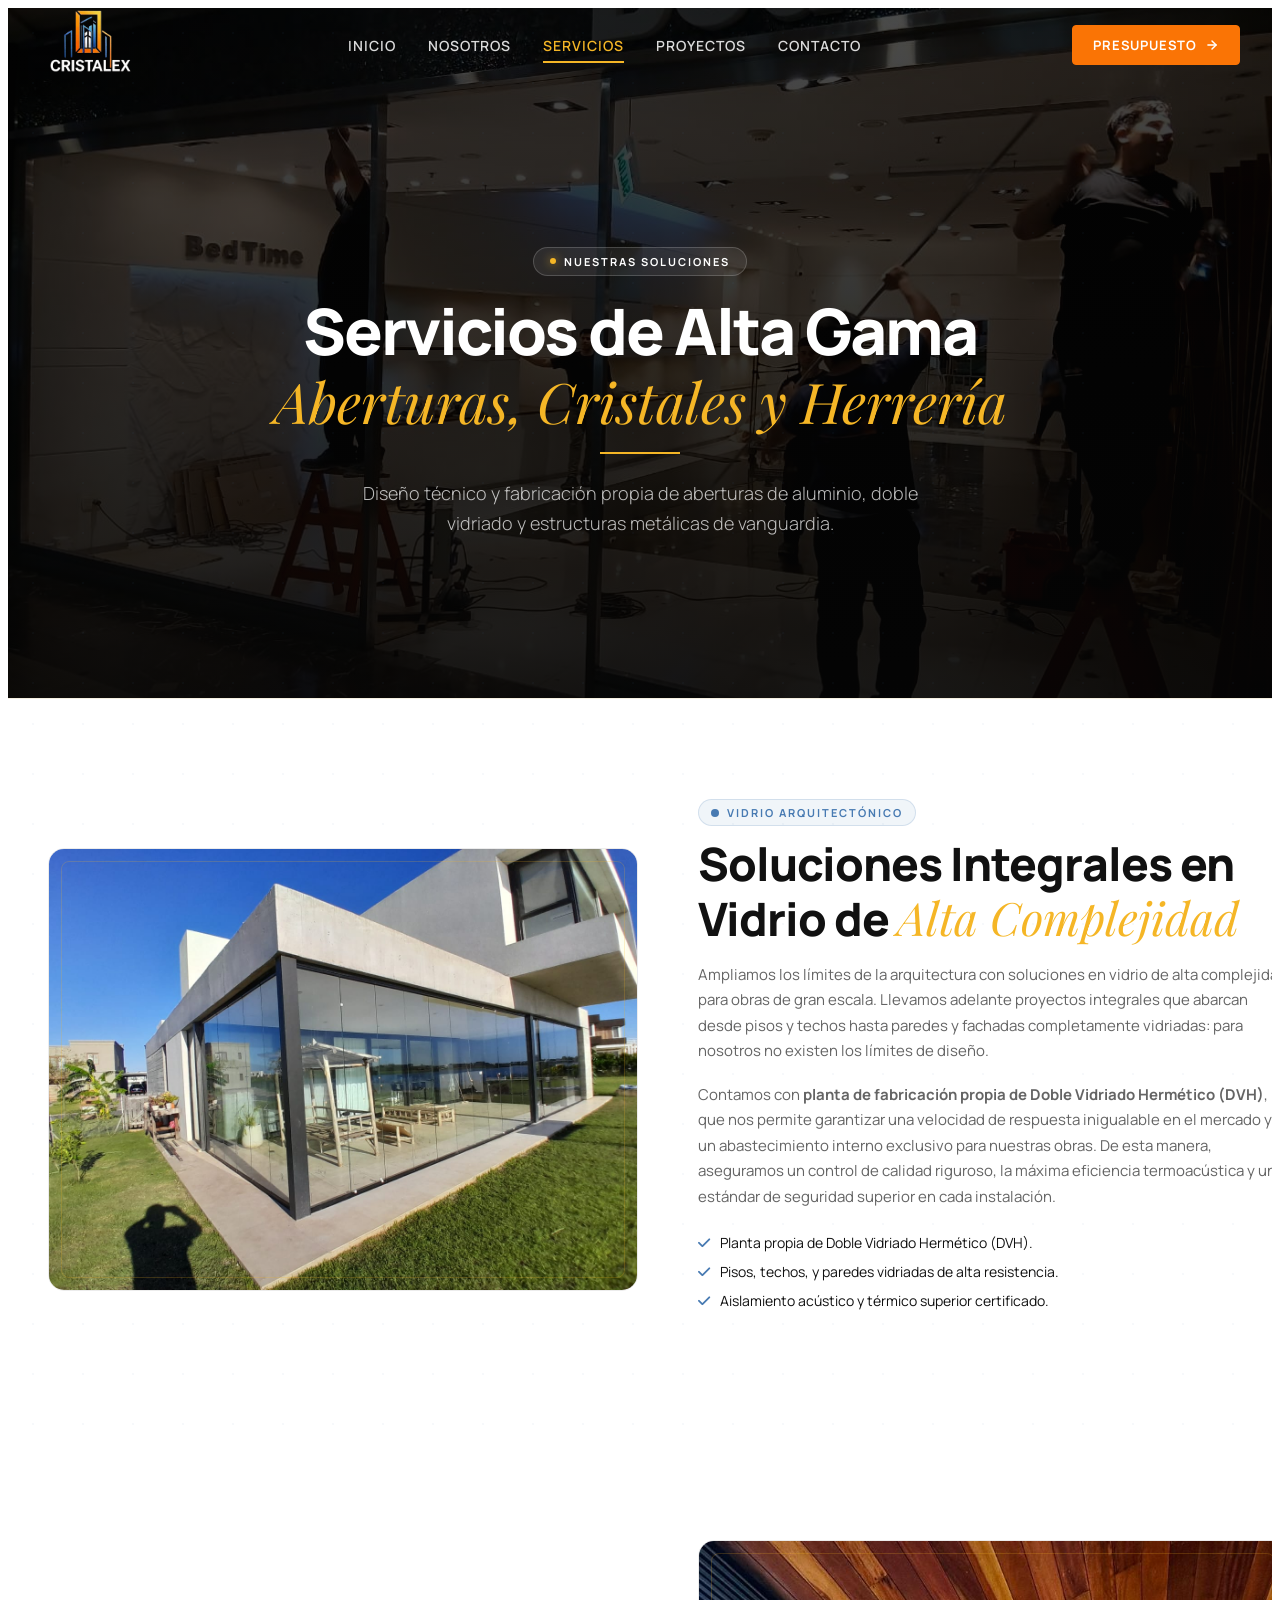
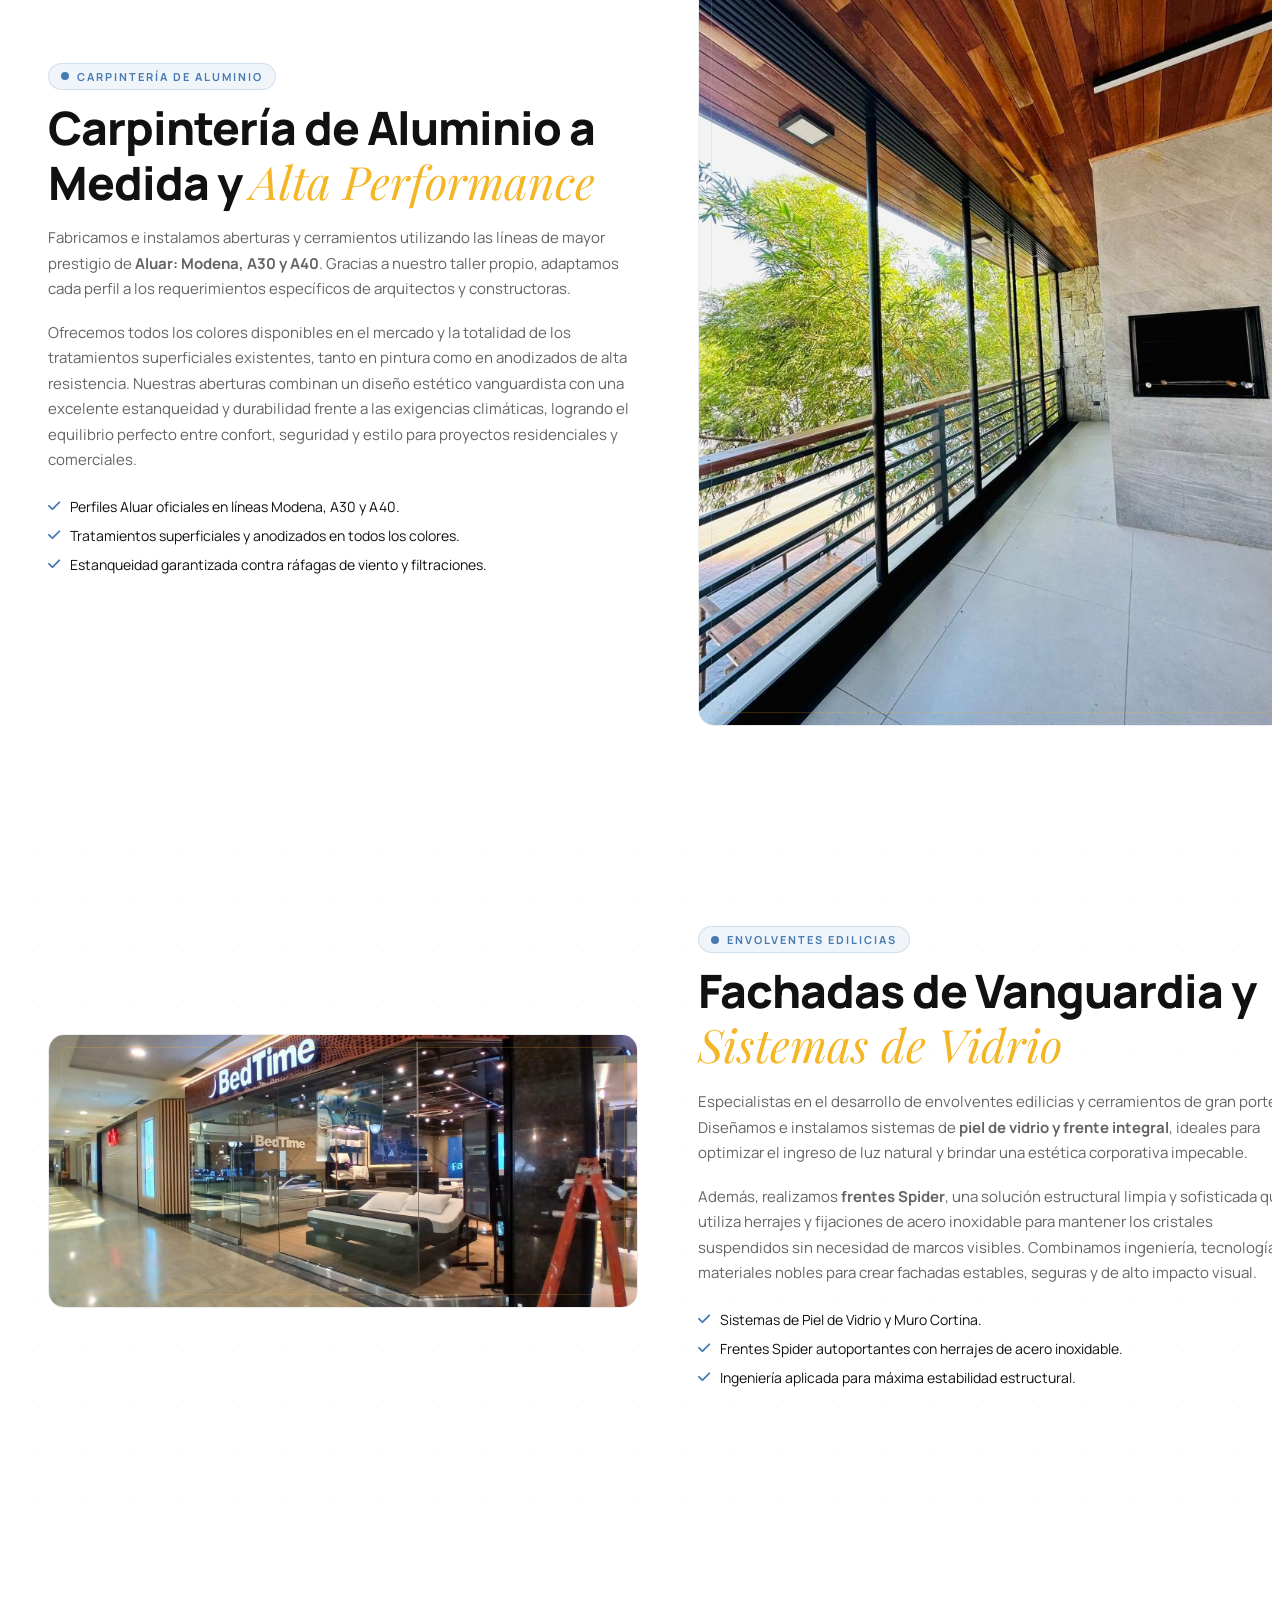
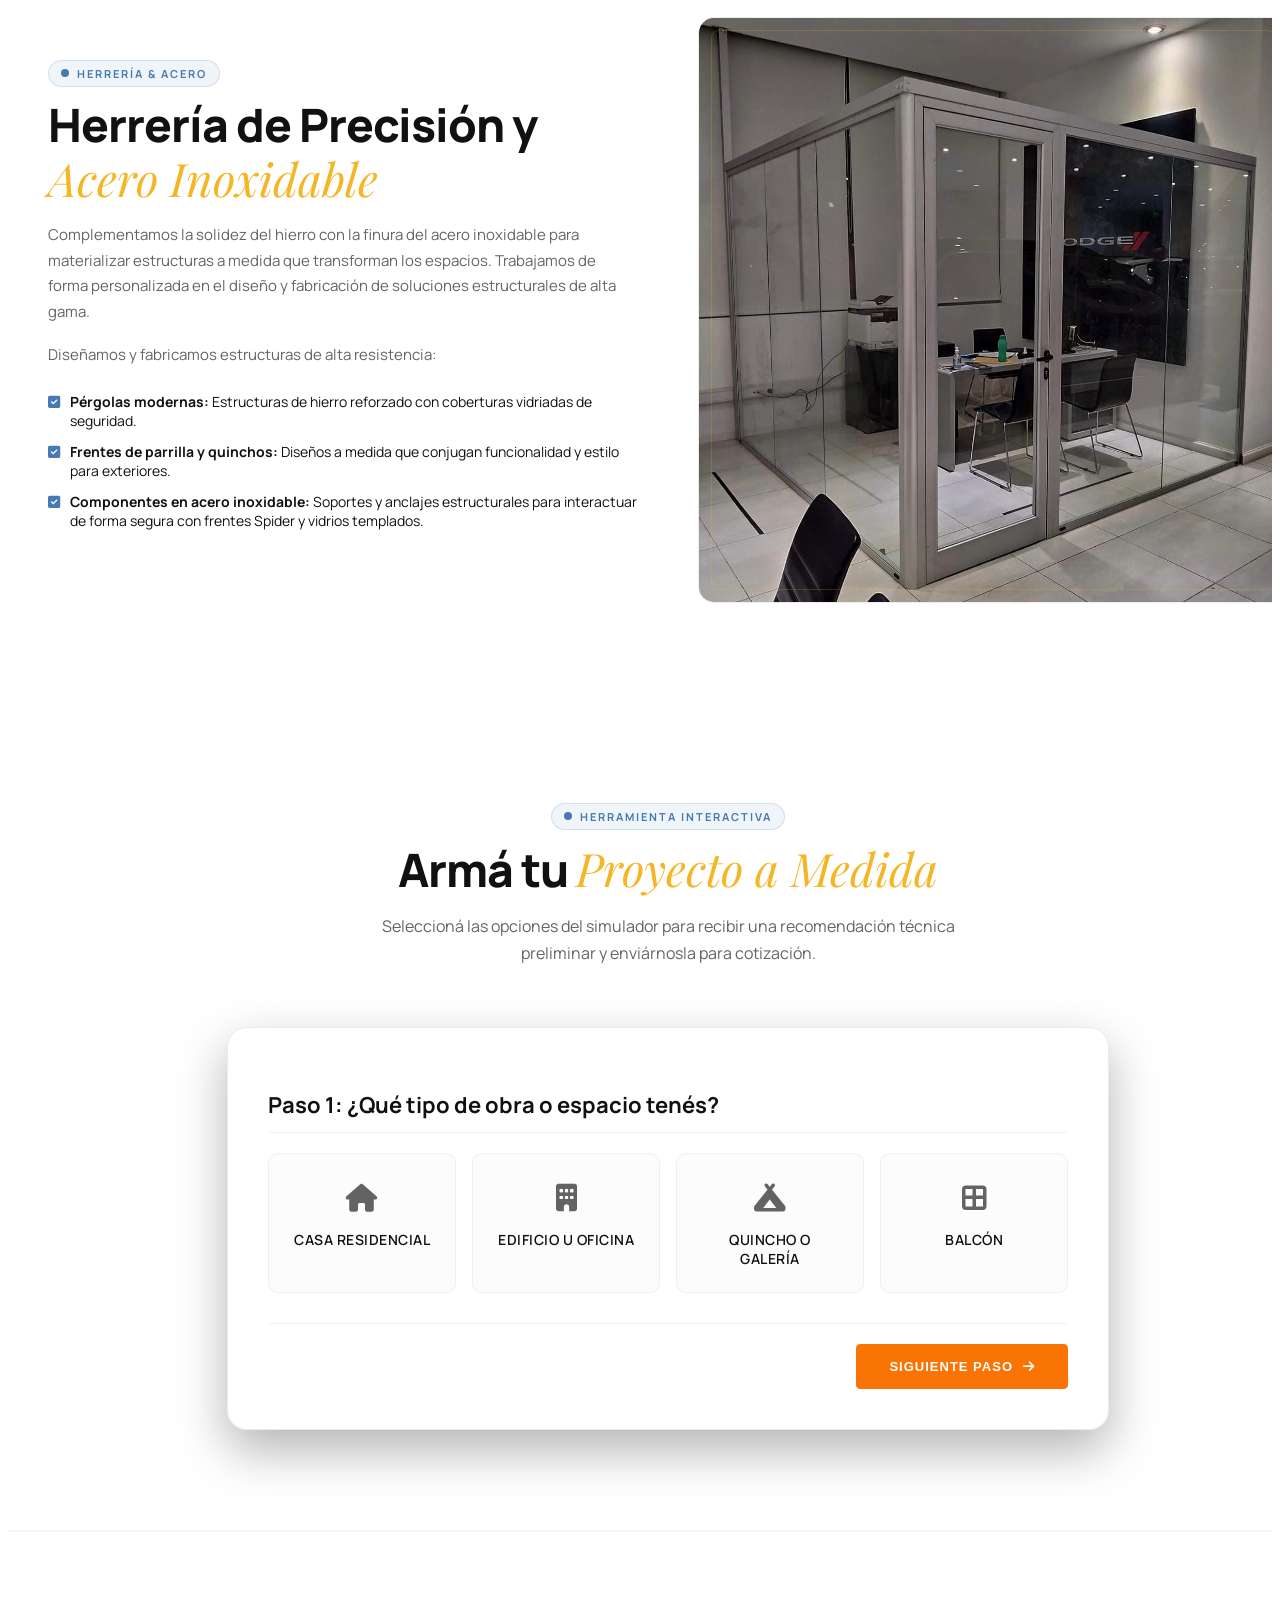
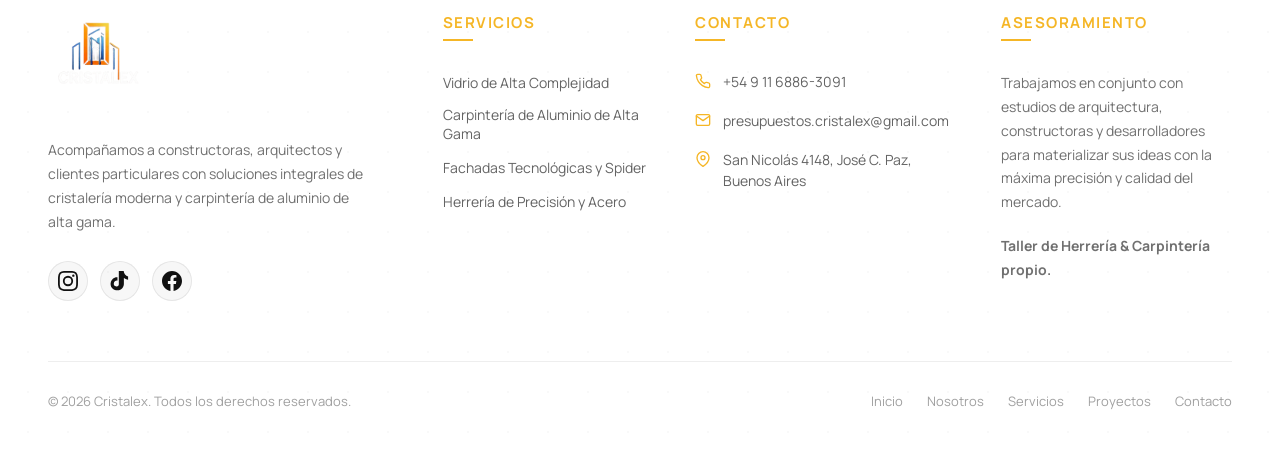
<file: servicios.html>
<!DOCTYPE html>
<html lang="es">

<head>
  <meta charset="UTF-8" />
  <meta name="viewport" content="width=device-width, initial-scale=1" />
  <title>Servicios - Cristalex Construcciones Vidriadas</title>
  <meta name="description" content="Conocé nuestros servicios de aberturas de aluminio (Módena, A30, A40), doble vidriado hermético (DVH), cerramientos cristal y herrería personalizada." />
  
  <link rel="stylesheet" id="hello-elementor-css" href="https://templatekit.kitprostudio.com/archryze/wp-content/themes/hello-elementor/assets/css/reset.css?ver=3.4.5" media="all" />
  <link rel="stylesheet" href="https://cdnjs.cloudflare.com/ajax/libs/font-awesome/6.5.1/css/all.min.css" />
  <link rel="stylesheet" href="https://fonts.googleapis.com/css?family=Manrope:300,400,500,600,700,800&display=swap" />
  <link rel="stylesheet" href="https://fonts.googleapis.com/css?family=Playfair+Display:400,400italic,700&display=swap" />
  
  <link rel="stylesheet" href="cristalex-custom.css?v=1.3" />
</head>

<body>
  <div id="page" class="site">

    <!-- HEADER -->
    <header class="cristalex-header">
      <div class="cristalex-header-container">
        <a href="index.html" class="cristalex-header-logo-link">
          <img src="img/logo_cristalex.png" alt="Cristalex" class="cristalex-header-logo-img">
        </a>
        
        <nav class="cristalex-header-nav">
          <a href="index.html" class="cristalex-nav-link">Inicio</a>
          <a href="nosotros.html" class="cristalex-nav-link">Nosotros</a>
          <a href="servicios.html" class="cristalex-nav-link active">Servicios</a>
          <a href="proyectos.html" class="cristalex-nav-link">Proyectos</a>
          <a href="contacto.html" class="cristalex-nav-link">Contacto</a>
        </nav>
        
        <div class="cristalex-header-cta-wrapper">
          <a href="https://wa.me/5491168863091" target="_blank" class="cristalex-header-cta-btn">
            Presupuesto
            <svg width="14" height="14" viewBox="0 0 24 24" fill="none" stroke="currentColor" stroke-width="2.5" stroke-linecap="round" stroke-linejoin="round"><line x1="5" y1="12" x2="19" y2="12"></line><polyline points="12 5 19 12 12 19"></polyline></svg>
          </a>
        </div>

        <div class="cristalex-mobile-toggle" aria-label="Abrir Menú">
          <div class="cristalex-hamburger">
            <span></span>
            <span></span>
            <span></span>
          </div>
        </div>
      </div>

      <div class="cristalex-mobile-drawer">
        <div class="cristalex-mobile-drawer-links">
          <a href="index.html" class="cristalex-mobile-link">Inicio</a>
          <a href="nosotros.html" class="cristalex-mobile-link">Nosotros</a>
          <a href="servicios.html" class="cristalex-mobile-link active">Servicios</a>
          <a href="proyectos.html" class="cristalex-mobile-link">Proyectos</a>
          <a href="contacto.html" class="cristalex-mobile-link">Contacto</a>
          
          <a href="https://wa.me/5491168863091" target="_blank" class="cristalex-mobile-cta">
            Presupuesto
            <svg width="14" height="14" viewBox="0 0 24 24" fill="none" stroke="currentColor" stroke-width="2.5" stroke-linecap="round" stroke-linejoin="round"><line x1="5" y1="12" x2="19" y2="12"></line><polyline points="12 5 19 12 12 19"></polyline></svg>
          </a>
        </div>
      </div>
    </header>

    <!-- SECTION 1: HERO -->
    <section class="subpage-hero">
      <div class="subpage-hero-bg">
        <img src="img/real_service.jpeg" alt="Carpintería de aluminio de alta gama">
      </div>
      <div class="subpage-hero-overlay"></div>
      <div class="cristalex-grid-bg"></div>
      <div class="subpage-hero-content">
        <div class="subpage-hero-badge">
          <div class="subpage-hero-badge-dot"></div>
          <span class="subpage-hero-badge-text">Nuestras Soluciones</span>
        </div>
        <h1 class="subpage-hero-title">Servicios de Alta Gama <span class="subpage-hero-title-accent">Aberturas, Cristales y Herrería</span></h1>
        <div class="subpage-hero-divider"></div>
        <p class="subpage-hero-subtitle">Diseño técnico y fabricación propia de aberturas de aluminio, doble vidriado y estructuras metálicas de vanguardia.</p>
      </div>
    </section>

    <!-- SECTION 2: VIDRIO ARQUITECTONICO -->
    <section class="section-wrapper">
      <div class="cristalex-grid-bg"></div>
      <div class="section-container">
        <div class="split-layout">
          <div class="split-col">
            <div class="split-image-container">
              <img src="img/factory_dvh_line.jpg" alt="Línea de producción de Doble Vidriado Hermético (DVH) propia">
            </div>
          </div>
          
          <div class="split-col">
            <div class="section-badge">
              <svg viewBox="0 0 8 8"><circle cx="4" cy="4" r="4"/></svg>
              Vidrio Arquitectónico
            </div>
            <h2 class="section-title">Soluciones Integrales en Vidrio de <span>Alta Complejidad</span></h2>
            <p style="font-size: 15px; color: var(--color-text-muted); line-height: 1.7; margin-bottom: 18px;">
              Ampliamos los límites de la arquitectura con soluciones en vidrio de alta complejidad para obras de gran escala. Llevamos adelante proyectos integrales que abarcan desde pisos y techos hasta paredes y fachadas completamente vidriadas: para nosotros no existen los límites de diseño.
            </p>
            <p style="font-size: 15px; color: var(--color-text-muted); line-height: 1.7; margin-bottom: 24px;">
              Contamos con <strong>planta de fabricación propia de Doble Vidriado Hermético (DVH)</strong>, lo que nos permite garantizar una velocidad de respuesta inigualable en el mercado y un abastecimiento interno exclusivo para nuestras obras. De esta manera, aseguramos un control de calidad riguroso, la máxima eficiencia termoacústica y un estándar de seguridad superior en cada instalación.
            </p>
            
            <ul style="list-style: none; padding: 0; margin: 0 0 30px; display: flex; flex-direction: column; gap: 10px;">
              <li style="display: flex; align-items: center; gap: 10px; font-size: 14px; color: var(--color-white);">
                <i class="fa-solid fa-check" style="color: var(--color-gold);"></i> Planta propia de Doble Vidriado Hermético (DVH).
              </li>
              <li style="display: flex; align-items: center; gap: 10px; font-size: 14px; color: var(--color-white);">
                <i class="fa-solid fa-check" style="color: var(--color-gold);"></i> Pisos, techos, y paredes vidriadas de alta resistencia.
              </li>
              <li style="display: flex; align-items: center; gap: 10px; font-size: 14px; color: var(--color-white);">
                <i class="fa-solid fa-check" style="color: var(--color-gold);"></i> Aislamiento acústico y térmico superior certificado.
              </li>
            </ul>
          </div>
        </div>
      </div>
    </section>

    <!-- SECTION 3: CARPINTERIA ALUMINIO -->
    <section class="section-wrapper section-wrapper-alt">
      <div class="section-container">
        <div class="split-layout reverse">
          <div class="split-col">
            <div class="section-badge">
              <svg viewBox="0 0 8 8"><circle cx="4" cy="4" r="4"/></svg>
              Carpintería de Aluminio
            </div>
            <h2 class="section-title">Carpintería de Aluminio a Medida y <span>Alta Performance</span></h2>
            <p style="font-size: 15px; color: var(--color-text-muted); line-height: 1.7; margin-bottom: 18px;">
              Fabricamos e instalamos aberturas y cerramientos utilizando las líneas de mayor prestigio de <strong>Aluar: Modena, A30 y A40</strong>. Gracias a nuestro taller propio, adaptamos cada perfil a los requerimientos específicos de arquitectos y constructoras.
            </p>
            <p style="font-size: 15px; color: var(--color-text-muted); line-height: 1.7; margin-bottom: 24px;">
              Ofrecemos todos los colores disponibles en el mercado y la totalidad de los tratamientos superficiales existentes, tanto en pintura como en anodizados de alta resistencia. Nuestras aberturas combinan un diseño estético vanguardista con una excelente estanqueidad y durabilidad frente a las exigencias climáticas, logrando el equilibrio perfecto entre confort, seguridad y estilo para proyectos residenciales y comerciales.
            </p>
            
            <ul style="list-style: none; padding: 0; margin: 0 0 30px; display: flex; flex-direction: column; gap: 10px;">
              <li style="display: flex; align-items: center; gap: 10px; font-size: 14px; color: var(--color-white);">
                <i class="fa-solid fa-check" style="color: var(--color-gold);"></i> Perfiles Aluar oficiales en líneas Modena, A30 y A40.
              </li>
              <li style="display: flex; align-items: center; gap: 10px; font-size: 14px; color: var(--color-white);">
                <i class="fa-solid fa-check" style="color: var(--color-gold);"></i> Tratamientos superficiales y anodizados en todos los colores.
              </li>
              <li style="display: flex; align-items: center; gap: 10px; font-size: 14px; color: var(--color-white);">
                <i class="fa-solid fa-check" style="color: var(--color-gold);"></i> Estanqueidad garantizada contra ráfagas de viento y filtraciones.
              </li>
            </ul>
          </div>
          
          <div class="split-col">
            <div class="split-image-container">
              <img src="img/factory_aluar_saw.jpg" alt="Taller de carpintería de aluminio Aluar con tronzadora doble cabezal">
            </div>
          </div>
        </div>
      </div>
    </section>

    <!-- SECTION 4: FACHADAS TECNOLOGICAS -->
    <section class="section-wrapper">
      <div class="cristalex-grid-bg"></div>
      <div class="section-container">
        <div class="split-layout">
          <div class="split-col">
            <div class="split-image-container">
              <img src="img/real_obra_new_04.jpg" alt="Fachadas de vanguardia y frentes vidriados">
            </div>
          </div>
          
          <div class="split-col">
            <div class="section-badge">
              <svg viewBox="0 0 8 8"><circle cx="4" cy="4" r="4"/></svg>
              Envolventes Edilicias
            </div>
            <h2 class="section-title">Fachadas de Vanguardia y <span>Sistemas de Vidrio</span></h2>
            <p style="font-size: 15px; color: var(--color-text-muted); line-height: 1.7; margin-bottom: 18px;">
              Especialistas en el desarrollo de envolventes edilicias y cerramientos de gran porte. Diseñamos e instalamos sistemas de <strong>piel de vidrio y frente integral</strong>, ideales para optimizar el ingreso de luz natural y brindar una estética corporativa impecable.
            </p>
            <p style="font-size: 15px; color: var(--color-text-muted); line-height: 1.7; margin-bottom: 24px;">
              Además, realizamos <strong>frentes Spider</strong>, una solución estructural limpia y sofisticada que utiliza herrajes y fijaciones de acero inoxidable para mantener los cristales suspendidos sin necesidad de marcos visibles. Combinamos ingeniería, tecnología y materiales nobles para crear fachadas estables, seguras y de alto impacto visual.
            </p>
            
            <ul style="list-style: none; padding: 0; margin: 0 0 30px; display: flex; flex-direction: column; gap: 10px;">
              <li style="display: flex; align-items: center; gap: 10px; font-size: 14px; color: var(--color-white);">
                <i class="fa-solid fa-check" style="color: var(--color-gold);"></i> Sistemas de Piel de Vidrio y Muro Cortina.
              </li>
              <li style="display: flex; align-items: center; gap: 10px; font-size: 14px; color: var(--color-white);">
                <i class="fa-solid fa-check" style="color: var(--color-gold);"></i> Frentes Spider autoportantes con herrajes de acero inoxidable.
              </li>
              <li style="display: flex; align-items: center; gap: 10px; font-size: 14px; color: var(--color-white);">
                <i class="fa-solid fa-check" style="color: var(--color-gold);"></i> Ingeniería aplicada para máxima estabilidad estructural.
              </li>
            </ul>
          </div>
        </div>
      </div>
    </section>

    <!-- SECTION 5: HERRERIA MODERNA -->
    <section class="section-wrapper section-wrapper-alt">
      <div class="section-container">
        <div class="split-layout reverse">
          <div class="split-col">
            <div class="section-badge">
              <svg viewBox="0 0 8 8"><circle cx="4" cy="4" r="4"/></svg>
              Herrería & Acero
            </div>
            <h2 class="section-title">Herrería de Precisión y <span>Acero Inoxidable</span></h2>
            <p style="font-size: 15px; color: var(--color-text-muted); line-height: 1.7; margin-bottom: 18px;">
              Complementamos la solidez del hierro con la finura del acero inoxidable para materializar estructuras a medida que transforman los espacios. Trabajamos de forma personalizada en el diseño y fabricación de soluciones estructurales de alta gama.
            </p>
            <p style="font-size: 15px; color: var(--color-text-muted); line-height: 1.7; margin-bottom: 24px;">
              Diseñamos y fabricamos estructuras de alta resistencia:
            </p>
            
            <ul style="list-style: none; padding: 0; margin: 0 0 30px; display: flex; flex-direction: column; gap: 12px;">
              <li style="display: flex; align-items: flex-start; gap: 10px; font-size: 14px; color: var(--color-white);">
                <i class="fa-solid fa-square-check" style="color: var(--color-gold); margin-top: 3px;"></i>
                <span><strong>Pérgolas modernas:</strong> Estructuras de hierro reforzado con coberturas vidriadas de seguridad.</span>
              </li>
              <li style="display: flex; align-items: flex-start; gap: 10px; font-size: 14px; color: var(--color-white);">
                <i class="fa-solid fa-square-check" style="color: var(--color-gold); margin-top: 3px;"></i>
                <span><strong>Frentes de parrilla y quinchos:</strong> Diseños a medida que conjugan funcionalidad y estilo para exteriores.</span>
              </li>
              <li style="display: flex; align-items: flex-start; gap: 10px; font-size: 14px; color: var(--color-white);">
                <i class="fa-solid fa-square-check" style="color: var(--color-gold); margin-top: 3px;"></i>
                <span><strong>Componentes en acero inoxidable:</strong> Soportes y anclajes estructurales para interactuar de forma segura con frentes Spider y vidrios templados.</span>
              </li>
            </ul>
          </div>
          
          <div class="split-col">
            <div class="split-image-container">
              <img src="img/proj_res_railing_studs.jpg" alt="Barandas de vidrio y accesorios en acero inoxidable">
            </div>
          </div>
        </div>
      </div>
    </section>

    <!-- SECTION 5: INTERACTIVE SIMULATOR -->
    <section id="simulador" class="section-wrapper section-wrapper-alt" style="border-bottom: 1px solid rgba(201, 169, 110, 0.08);">
      <div class="section-container">
        <div class="section-header" style="text-align: center;">
          <div class="section-badge">
            <svg viewBox="0 0 8 8"><circle cx="4" cy="4" r="4"/></svg>
            Herramienta Interactiva
          </div>
          <h2 class="section-title">Armá tu <span>Proyecto a Medida</span></h2>
          <p class="section-desc" style="margin: 0 auto !important;">Seleccioná las opciones del simulador para recibir una recomendación técnica preliminar y enviárnosla para cotización.</p>
        </div>

        <div class="simulator-box">
          <!-- Step 1: Tipo de Obra -->
          <div class="simulator-step active" id="step-1">
            <h3 class="simulator-title">Paso 1: ¿Qué tipo de obra o espacio tenés?</h3>
            <div class="simulator-options">
              <div class="sim-opt-card" data-val="Residencial (Casa)">
                <div class="sim-opt-icon"><i class="fa-solid fa-house"></i></div>
                <div class="sim-opt-label">Casa Residencial</div>
              </div>
              <div class="sim-opt-card" data-val="Edificio / Obra Comercial">
                <div class="sim-opt-icon"><i class="fa-solid fa-building"></i></div>
                <div class="sim-opt-label">Edificio u Oficina</div>
              </div>
              <div class="sim-opt-card" data-val="Quincho o Galería">
                <div class="sim-opt-icon"><i class="fa-solid fa-campground"></i></div>
                <div class="sim-opt-label">Quincho o Galería</div>
              </div>
              <div class="sim-opt-card" data-val="Balcón de Departamento">
                <div class="sim-opt-icon"><i class="fa-solid fa-border-all"></i></div>
                <div class="sim-opt-label">Balcón</div>
              </div>
            </div>
            <div class="simulator-actions">
              <div></div>
              <button class="btn-gold" id="next-1" disabled>Siguiente Paso <i class="fa-solid fa-arrow-right"></i></button>
            </div>
          </div>

          <!-- Step 2: Servicio requerido -->
          <div class="simulator-step" id="step-2">
            <h3 class="simulator-title">Paso 2: ¿Qué soluciones necesitás instalar?</h3>
            <div class="simulator-options">
              <div class="sim-opt-card" data-val="Carpintería de Aluminio de Alta Gama (Modena/A30/A40)">
                <div class="sim-opt-icon"><i class="fa-solid fa-window-maximize"></i></div>
                <div class="sim-opt-label">Aluminio de Alta Gama</div>
              </div>
              <div class="sim-opt-card" data-val="Soluciones Integrales en Vidrio de Alta Complejidad">
                <div class="sim-opt-icon"><i class="fa-solid fa-cubes"></i></div>
                <div class="sim-opt-label">Vidrio de Alta Complejidad</div>
              </div>
              <div class="sim-opt-card" data-val="Fachadas Tecnológicas y Frentes Especiales">
                <div class="sim-opt-icon"><i class="fa-solid fa-building"></i></div>
                <div class="sim-opt-label">Fachadas y Frentes</div>
              </div>
              <div class="sim-opt-card" data-val="Herrería de Precisión y Estructuras en Acero">
                <div class="sim-opt-icon"><i class="fa-solid fa-hammer"></i></div>
                <div class="sim-opt-label">Herrería y Acero</div>
              </div>
            </div>
            <div class="simulator-actions">
              <button class="btn-outline" id="prev-2"><i class="fa-solid fa-arrow-left"></i> Volver</button>
              <button class="btn-gold" id="next-2" disabled>Siguiente Paso <i class="fa-solid fa-arrow-right"></i></button>
            </div>
          </div>

          <!-- Step 3: Resumen y Enlace WhatsApp -->
          <div class="simulator-step" id="step-3">
            <h3 class="simulator-title">Paso 3: Tu Configuración y Envío</h3>
            <div style="background: rgba(255,255,255,0.02); border: 1px solid rgba(255,255,255,0.06); border-radius: 8px; padding: 24px; margin-bottom: 30px;">
              <h4 style="font-size: 16px; font-weight: 700; color: var(--color-gold); margin-bottom: 14px;">Resumen del Proyecto:</h4>
              <p style="font-size: 14px; margin: 0 0 10px 0; color: var(--color-white);"><strong>Tipo de Obra:</strong> <span id="summary-obra">-</span></p>
              <p style="font-size: 14px; margin: 0 0 10px 0; color: var(--color-white);"><strong>Servicio Elegido:</strong> <span id="summary-servicio">-</span></p>
              <p style="font-size: 13px; color: var(--color-text-muted); margin-top: 15px; line-height: 1.5;">Haz clic en el botón de abajo para enviar esta configuración a nuestro equipo técnico por WhatsApp. Te responderemos de inmediato para coordinar medidas y planos.</p>
            </div>
            
            <div class="simulator-actions">
              <button class="btn-outline" id="prev-3"><i class="fa-solid fa-arrow-left"></i> Volver</button>
              <a href="#" target="_blank" class="btn-gold" id="send-btn">
                <i class="fa-brands fa-whatsapp" style="font-size: 16px;"></i> Enviar Cotización
              </a>
            </div>
          </div>
        </div>
      </div>
    </section>

    <!-- FOOTER -->
    <footer id="contacto" class="cristalex-footer" role="contentinfo">
      <div class="cristalex-footer-container">
        <div class="cristalex-footer-grid">
          <!-- Column 1: Profile -->
          <div class="cristalex-footer-col">
            <div class="cristalex-footer-logo-area">
              <img src="img/logo_cristalex.png" alt="Cristalex" class="cristalex-footer-logo-img">
            </div>
            <p class="cristalex-footer-desc">Acompañamos a constructoras, arquitectos y clientes particulares con soluciones integrales de cristalería moderna y carpintería de aluminio de alta gama.</p>
            <div class="cristalex-footer-socials">
              <a href="https://www.instagram.com/cristalex.ok/" target="_blank" class="cristalex-footer-social-btn" aria-label="Instagram">
                <svg viewBox="0 0 24 24" fill="currentColor"><path d="M12 2.163c3.204 0 3.584.012 4.85.07 3.252.148 4.771 1.691 4.919 4.919.058 1.265.069 1.645.069 4.849 0 3.205-.012 3.584-.069 4.849-.149 3.225-1.664 4.771-4.919 4.919-1.266.058-1.644.07-4.85.07-3.204 0-3.584-.012-4.849-.07-3.26-.149-4.771-1.699-4.919-4.92-.058-1.265-.07-1.644-.07-4.849 0-3.204.013-3.583.07-4.849.149-3.227 1.664-4.771 4.919-4.919 1.266-.057 1.645-.069 4.849-.069zM12 0C8.741 0 8.333.014 7.053.072 2.695.272.273 2.69.073 7.051.014 8.333 0 8.741 0 12c0 3.259.014 3.668.072 4.948.2 4.358 2.618 6.78 6.98 6.98 1.281.058 1.689.072 4.948.072 3.259 0 3.668-.014 4.948-.072 4.354-.2 6.782-2.618 6.979-6.98.059-1.28.073-1.689.073-4.948 0-3.259-.014-3.667-.072-4.947-.196-4.354-2.617-6.78-6.979-6.98C15.668.014 15.259 0 12 0zm0 5.838a6.162 6.162 0 1 0 0 12.324 6.162 6.162 0 0 0 0-12.324zM12 16a4 4 0 1 1 0-8 4 4 0 0 1 0 8zm6.406-11.845a1.44 1.44 0 1 0 0 2.881 1.44 1.44 0 0 0 0-2.881z"/></svg>
              </a>
              <a href="https://www.tiktok.com/@cristalex.aberturas" target="_blank" class="cristalex-footer-social-btn" aria-label="TikTok">
                <svg viewBox="0 0 24 24" fill="currentColor"><path d="M12.525.02c1.31-.02 2.61-.01 3.91-.02.08 1.53.63 3.02 1.59 4.23.94 1.15 2.25 1.95 3.68 2.29v3.9c-1.74-.08-3.41-.75-4.75-1.89-.11-.09-.2-.18-.3-.28v6.79c.04 1.9-.55 3.79-1.68 5.25-1.42 1.83-3.65 2.92-5.97 2.95-2.07.03-4.13-.67-5.7-2.03-1.73-1.49-2.69-3.71-2.62-5.99.03-2.14.93-4.19 2.51-5.63 1.56-1.42 3.65-2.13 5.75-1.95v3.91c-1.1-.19-2.26.12-3.11.86-.88.77-1.35 1.93-1.28 3.1.05 1.05.62 2.01 1.51 2.57.9.57 2.02.63 2.97.16.92-.45 1.52-1.39 1.55-2.42V.02z"/></svg>
              </a>
              <a href="https://www.facebook.com/construccionesvidriadas?locale=es_LA" target="_blank" class="cristalex-footer-social-btn" aria-label="Facebook">
                <svg viewBox="0 0 24 24" fill="currentColor"><path d="M24 12.073c0-6.627-5.373-12-12-12s-12 5.373-12 12c0 5.99 4.388 10.954 10.125 11.854v-8.385H7.078v-3.47h3.047V9.43c0-3.007 1.792-4.669 4.533-4.669 1.312 0 2.686.235 2.686.235v2.953H15.83c-1.491 0-1.956.925-1.956 1.874v2.25h3.328l-.532 3.47h-2.796v8.385C19.612 23.027 24 18.062 24 12.073z"/></svg>
              </a>
            </div>
          </div>

          <!-- Column 2: Services -->
          <div class="cristalex-footer-col">
            <div class="cristalex-footer-col-title">Servicios</div>
            <ul class="cristalex-footer-links">
              <li><a href="servicios.html" class="cristalex-footer-link">Vidrio de Alta Complejidad</a></li>
              <li><a href="servicios.html" class="cristalex-footer-link">Carpintería de Aluminio de Alta Gama</a></li>
              <li><a href="servicios.html" class="cristalex-footer-link">Fachadas Tecnológicas y Spider</a></li>
              <li><a href="servicios.html" class="cristalex-footer-link">Herrería de Precisión y Acero</a></li>
            </ul>
          </div>

          <!-- Column 3: Contact Info -->
          <div class="cristalex-footer-col">
            <div class="cristalex-footer-col-title">Contacto</div>
            <div class="cristalex-footer-info">
              <div class="cristalex-footer-info-item">
                <span class="cristalex-footer-info-icon">
                  <svg viewBox="0 0 24 24" fill="none" stroke="currentColor" stroke-width="2" stroke-linecap="round" stroke-linejoin="round"><path d="M22 16.92v3a2 2 0 0 1-2.18 2 19.79 19.79 0 0 1-8.63-3.07 19.5 19.5 0 0 1-6-6 19.79 19.79 0 0 1-3.07-8.67A2 2 0 0 1 4.11 2h3a2 2 0 0 1 2 1.72 12.84 12.84 0 0 0 .7 2.81 2 2 0 0 1-.45 2.11L8.09 9.91a16 16 0 0 0 6 6l1.27-1.27a2 2 0 0 1 2.11-.45 12.84 12.84 0 0 0 2.81.7A2 2 0 0 1 22 16.92z"></path></svg>
                </span>
                <p class="cristalex-footer-info-text">
                  <a href="https://wa.me/5491168863091" target="_blank">+54 9 11 6886-3091</a>
                </p>
              </div>
              <div class="cristalex-footer-info-item">
                <span class="cristalex-footer-info-icon">
                  <svg viewBox="0 0 24 24" fill="none" stroke="currentColor" stroke-width="2" stroke-linecap="round" stroke-linejoin="round"><path d="M4 4h16c1.1 0 2 .9 2 2v12c0 1.1-.9 2-2 2H4c-1.1 0-2-.9-2-2V6c0-1.1.9-2 2-2z"></path><polyline points="22,6 12,13 2,6"></polyline></svg>
                </span>
                <p class="cristalex-footer-info-text">
                  <a href="mailto:presupuestos.cristalex@gmail.com">presupuestos.cristalex@gmail.com</a>
                </p>
              </div>
              <div class="cristalex-footer-info-item">
                <span class="cristalex-footer-info-icon">
                  <svg viewBox="0 0 24 24" fill="none" stroke="currentColor" stroke-width="2" stroke-linecap="round" stroke-linejoin="round"><path d="M21 10c0 7-9 13-9 13s-9-6-9-13a9 9 0 0 1 18 0z"></path><circle cx="12" cy="10" r="3"></circle></svg>
                </span>
                <p class="cristalex-footer-info-text">
                  <a href="https://maps.google.com/?q=San+Nicolas+4148,+Jose+C+Paz,+Buenos+Aires" target="_blank">San Nicolás 4148, José C. Paz, Buenos Aires</a>
                </p>
              </div>
            </div>
          </div>

          <!-- Column 4: Architectural Info -->
          <div class="cristalex-footer-col">
            <div class="cristalex-footer-col-title">Asesoramiento</div>
            <p class="cristalex-footer-desc" style="max-width:100%">Trabajamos en conjunto con estudios de arquitectura, constructoras y desarrolladores para materializar sus ideas con la máxima precisión y calidad del mercado.</p>
            <p class="cristalex-footer-desc" style="max-width:100%; font-weight:700; color:var(--color-gold);">Taller de Herrería & Carpintería propio.</p>
          </div>
        </div>

        <!-- Bottom Bar -->
        <div class="cristalex-footer-bottom">
          <p class="cristalex-footer-copy">© 2026 Cristalex. Todos los derechos reservados.</p>
          <div class="cristalex-footer-bottom-links">
            <a href="index.html" class="cristalex-footer-bottom-link">Inicio</a>
            <a href="nosotros.html" class="cristalex-footer-bottom-link">Nosotros</a>
            <a href="servicios.html" class="cristalex-footer-bottom-link">Servicios</a>
            <a href="proyectos.html" class="cristalex-footer-bottom-link">Proyectos</a>
            <a href="contacto.html" class="cristalex-footer-bottom-link">Contacto</a>
          </div>
        </div>
      </div>
    </footer>
  </div>

  <script>
    document.addEventListener('DOMContentLoaded', () => {
      // Header & Mobile Drawer
      const header = document.querySelector('.cristalex-header');
      const mobileToggle = document.querySelector('.cristalex-mobile-toggle');

      const handleScroll = () => {
        if (window.scrollY > 30) {
          header.classList.add('cristalex-scrolled');
        } else {
          header.classList.remove('cristalex-scrolled');
        }
      };
      window.addEventListener('scroll', handleScroll);
      handleScroll();

      mobileToggle.addEventListener('click', () => {
        header.classList.toggle('cristalex-mobile-active');
        if (header.classList.contains('cristalex-mobile-active')) {
          document.body.style.overflow = 'hidden';
        } else {
          document.body.style.overflow = '';
        }
      });

      // Simulator Logic
      let selectedObra = '';
      let selectedServicio = '';

      const step1 = document.getElementById('step-1');
      const step2 = document.getElementById('step-2');
      const step3 = document.getElementById('step-3');

      const optCards1 = step1.querySelectorAll('.sim-opt-card');
      const optCards2 = step2.querySelectorAll('.sim-opt-card');

      const next1 = document.getElementById('next-1');
      const next2 = document.getElementById('next-2');
      const prev2 = document.getElementById('prev-2');
      const prev3 = document.getElementById('prev-3');

      const summaryObra = document.getElementById('summary-obra');
      const summaryServicio = document.getElementById('summary-servicio');
      const sendBtn = document.getElementById('send-btn');

      // Step 1 Options selection
      optCards1.forEach(card => {
        card.addEventListener('click', () => {
          optCards1.forEach(c => c.classList.remove('selected'));
          card.classList.add('selected');
          selectedObra = card.getAttribute('data-val');
          next1.removeAttribute('disabled');
        });
      });

      // Step 2 Options selection
      optCards2.forEach(card => {
        card.addEventListener('click', () => {
          optCards2.forEach(c => c.classList.remove('selected'));
          card.classList.add('selected');
          selectedServicio = card.getAttribute('data-val');
          next2.removeAttribute('disabled');
        });
      });

      // Navigation actions
      next1.addEventListener('click', () => {
        step1.classList.remove('active');
        step2.classList.add('active');
      });

      prev2.addEventListener('click', () => {
        step2.classList.remove('active');
        step1.classList.add('active');
      });

      next2.addEventListener('click', () => {
        step2.classList.remove('active');
        step3.classList.add('active');

        // Populate summary
        summaryObra.textContent = selectedObra;
        summaryServicio.textContent = selectedServicio;

        // Generate WhatsApp link
        const phone = "5491168863091";
        const messageText = `Hola Cristalex, acabo de configurar mi proyecto en el simulador de su web:\n\n- Tipo de Obra: ${selectedObra}\n- Solución Requerida: ${selectedServicio}\n\nMe gustaría solicitar una cotización técnica.`;
        const encodedText = encodeURIComponent(messageText);
        sendBtn.setAttribute('href', `https://wa.me/${phone}?text=${encodedText}`);
      });

      prev3.addEventListener('click', () => {
        step3.classList.remove('active');
        step2.classList.add('active');
      });
    });
  </script>
</body>

</html>
</file>
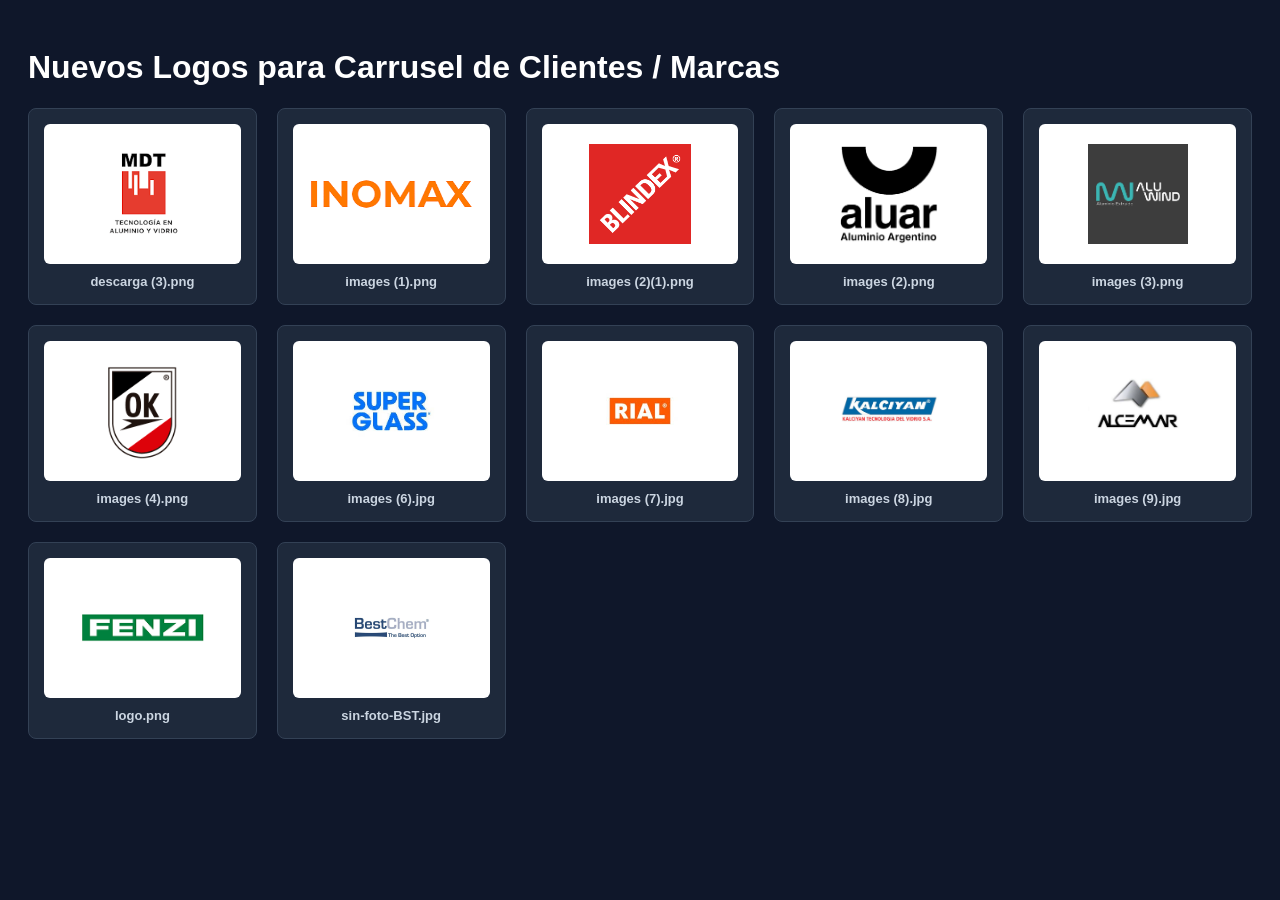
<file: scratch/preview_logos.html>
<!DOCTYPE html>
<html>
<head>
<meta charset="utf-8">
<title>Preview Logos</title>
<style>
body { font-family: sans-serif; background: #0f172a; color: #fff; padding: 20px; }
.grid { display: grid; grid-template-columns: repeat(auto-fill, minmax(220px, 1fr)); gap: 20px; }
.card { background: #1e293b; border: 1px solid #334155; border-radius: 8px; overflow: hidden; padding: 15px; text-align: center; }
.card .img-bg { background: #ffffff; padding: 10px; border-radius: 6px; display: flex; align-items: center; justify-content: center; height: 120px; }
.card img { max-width: 100%; max-height: 100px; object-fit: contain; }
.title { font-weight: bold; margin-top: 10px; font-size: 13px; word-break: break-all; color: #cbd5e1; }
</style>
</head>
<body>
<h1>Nuevos Logos para Carrusel de Clientes / Marcas</h1>
<div class="grid">

        <div class="card">
            <div class="img-bg">
                <img src="../temp_logos_aug/descarga (3).png" alt="descarga (3).png">
            </div>
            <div class="title">descarga (3).png</div>
        </div>
        
        <div class="card">
            <div class="img-bg">
                <img src="../temp_logos_aug/images (1).png" alt="images (1).png">
            </div>
            <div class="title">images (1).png</div>
        </div>
        
        <div class="card">
            <div class="img-bg">
                <img src="../temp_logos_aug/images (2)(1).png" alt="images (2)(1).png">
            </div>
            <div class="title">images (2)(1).png</div>
        </div>
        
        <div class="card">
            <div class="img-bg">
                <img src="../temp_logos_aug/images (2).png" alt="images (2).png">
            </div>
            <div class="title">images (2).png</div>
        </div>
        
        <div class="card">
            <div class="img-bg">
                <img src="../temp_logos_aug/images (3).png" alt="images (3).png">
            </div>
            <div class="title">images (3).png</div>
        </div>
        
        <div class="card">
            <div class="img-bg">
                <img src="../temp_logos_aug/images (4).png" alt="images (4).png">
            </div>
            <div class="title">images (4).png</div>
        </div>
        
        <div class="card">
            <div class="img-bg">
                <img src="../temp_logos_aug/images (6).jpg" alt="images (6).jpg">
            </div>
            <div class="title">images (6).jpg</div>
        </div>
        
        <div class="card">
            <div class="img-bg">
                <img src="../temp_logos_aug/images (7).jpg" alt="images (7).jpg">
            </div>
            <div class="title">images (7).jpg</div>
        </div>
        
        <div class="card">
            <div class="img-bg">
                <img src="../temp_logos_aug/images (8).jpg" alt="images (8).jpg">
            </div>
            <div class="title">images (8).jpg</div>
        </div>
        
        <div class="card">
            <div class="img-bg">
                <img src="../temp_logos_aug/images (9).jpg" alt="images (9).jpg">
            </div>
            <div class="title">images (9).jpg</div>
        </div>
        
        <div class="card">
            <div class="img-bg">
                <img src="../temp_logos_aug/logo.png" alt="logo.png">
            </div>
            <div class="title">logo.png</div>
        </div>
        
        <div class="card">
            <div class="img-bg">
                <img src="../temp_logos_aug/sin-foto-BST.jpg" alt="sin-foto-BST.jpg">
            </div>
            <div class="title">sin-foto-BST.jpg</div>
        </div>
        
</div>
</body>
</html>
</file>
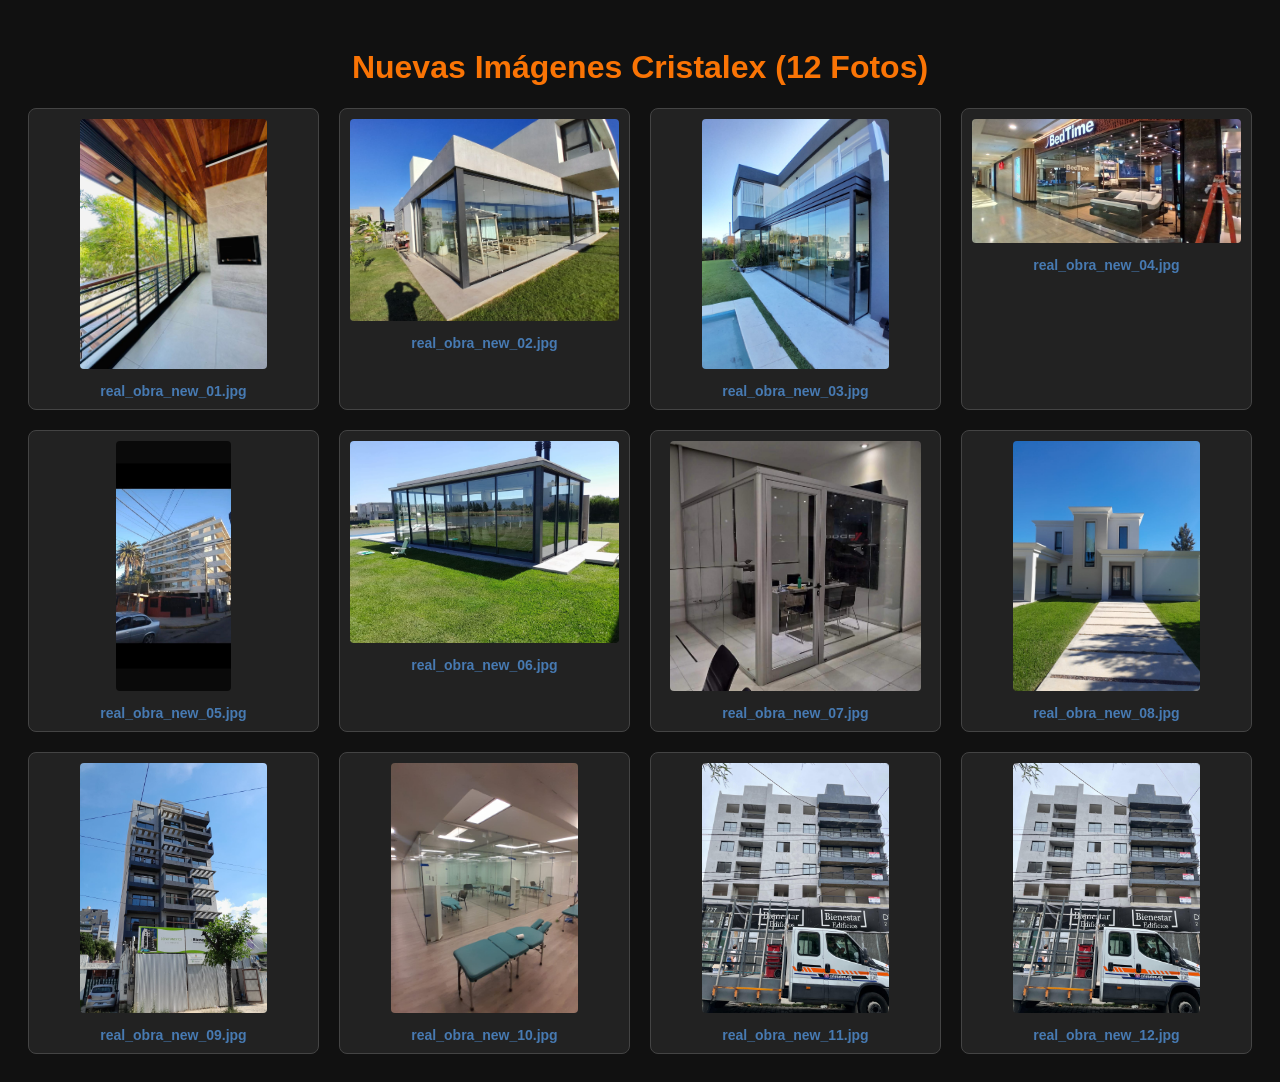
<file: scratch/preview_new_images.html>
<!DOCTYPE html>
<html>
<head>
<meta charset="utf-8">
<title>Preview New Images</title>
<style>
body { font-family: sans-serif; background: #111; color: #fff; padding: 20px; }
h1 { color: #FA7405; text-align: center; }
.grid { display: grid; grid-template-columns: repeat(auto-fill, minmax(280px, 1fr)); gap: 20px; }
.card { background: #222; border: 1px solid #444; border-radius: 8px; overflow: hidden; padding: 10px; text-align: center; }
.card img { max-width: 100%; max-height: 250px; object-fit: contain; border-radius: 4px; }
.card p { margin: 10px 0 0; font-size: 14px; font-weight: bold; color: #477AB2; }
</style>
</head>
<body>
<h1>Nuevas Imágenes Cristalex (12 Fotos)</h1>
<div class="grid">

        <div class="card">
            <img src="../img/real_obra_new_01.jpg" alt="real_obra_new_01.jpg">
            <p>real_obra_new_01.jpg</p>
        </div>
        
        <div class="card">
            <img src="../img/real_obra_new_02.jpg" alt="real_obra_new_02.jpg">
            <p>real_obra_new_02.jpg</p>
        </div>
        
        <div class="card">
            <img src="../img/real_obra_new_03.jpg" alt="real_obra_new_03.jpg">
            <p>real_obra_new_03.jpg</p>
        </div>
        
        <div class="card">
            <img src="../img/real_obra_new_04.jpg" alt="real_obra_new_04.jpg">
            <p>real_obra_new_04.jpg</p>
        </div>
        
        <div class="card">
            <img src="../img/real_obra_new_05.jpg" alt="real_obra_new_05.jpg">
            <p>real_obra_new_05.jpg</p>
        </div>
        
        <div class="card">
            <img src="../img/real_obra_new_06.jpg" alt="real_obra_new_06.jpg">
            <p>real_obra_new_06.jpg</p>
        </div>
        
        <div class="card">
            <img src="../img/real_obra_new_07.jpg" alt="real_obra_new_07.jpg">
            <p>real_obra_new_07.jpg</p>
        </div>
        
        <div class="card">
            <img src="../img/real_obra_new_08.jpg" alt="real_obra_new_08.jpg">
            <p>real_obra_new_08.jpg</p>
        </div>
        
        <div class="card">
            <img src="../img/real_obra_new_09.jpg" alt="real_obra_new_09.jpg">
            <p>real_obra_new_09.jpg</p>
        </div>
        
        <div class="card">
            <img src="../img/real_obra_new_10.jpg" alt="real_obra_new_10.jpg">
            <p>real_obra_new_10.jpg</p>
        </div>
        
        <div class="card">
            <img src="../img/real_obra_new_11.jpg" alt="real_obra_new_11.jpg">
            <p>real_obra_new_11.jpg</p>
        </div>
        
        <div class="card">
            <img src="../img/real_obra_new_12.jpg" alt="real_obra_new_12.jpg">
            <p>real_obra_new_12.jpg</p>
        </div>
        
</div>
</body>
</html>
</file>
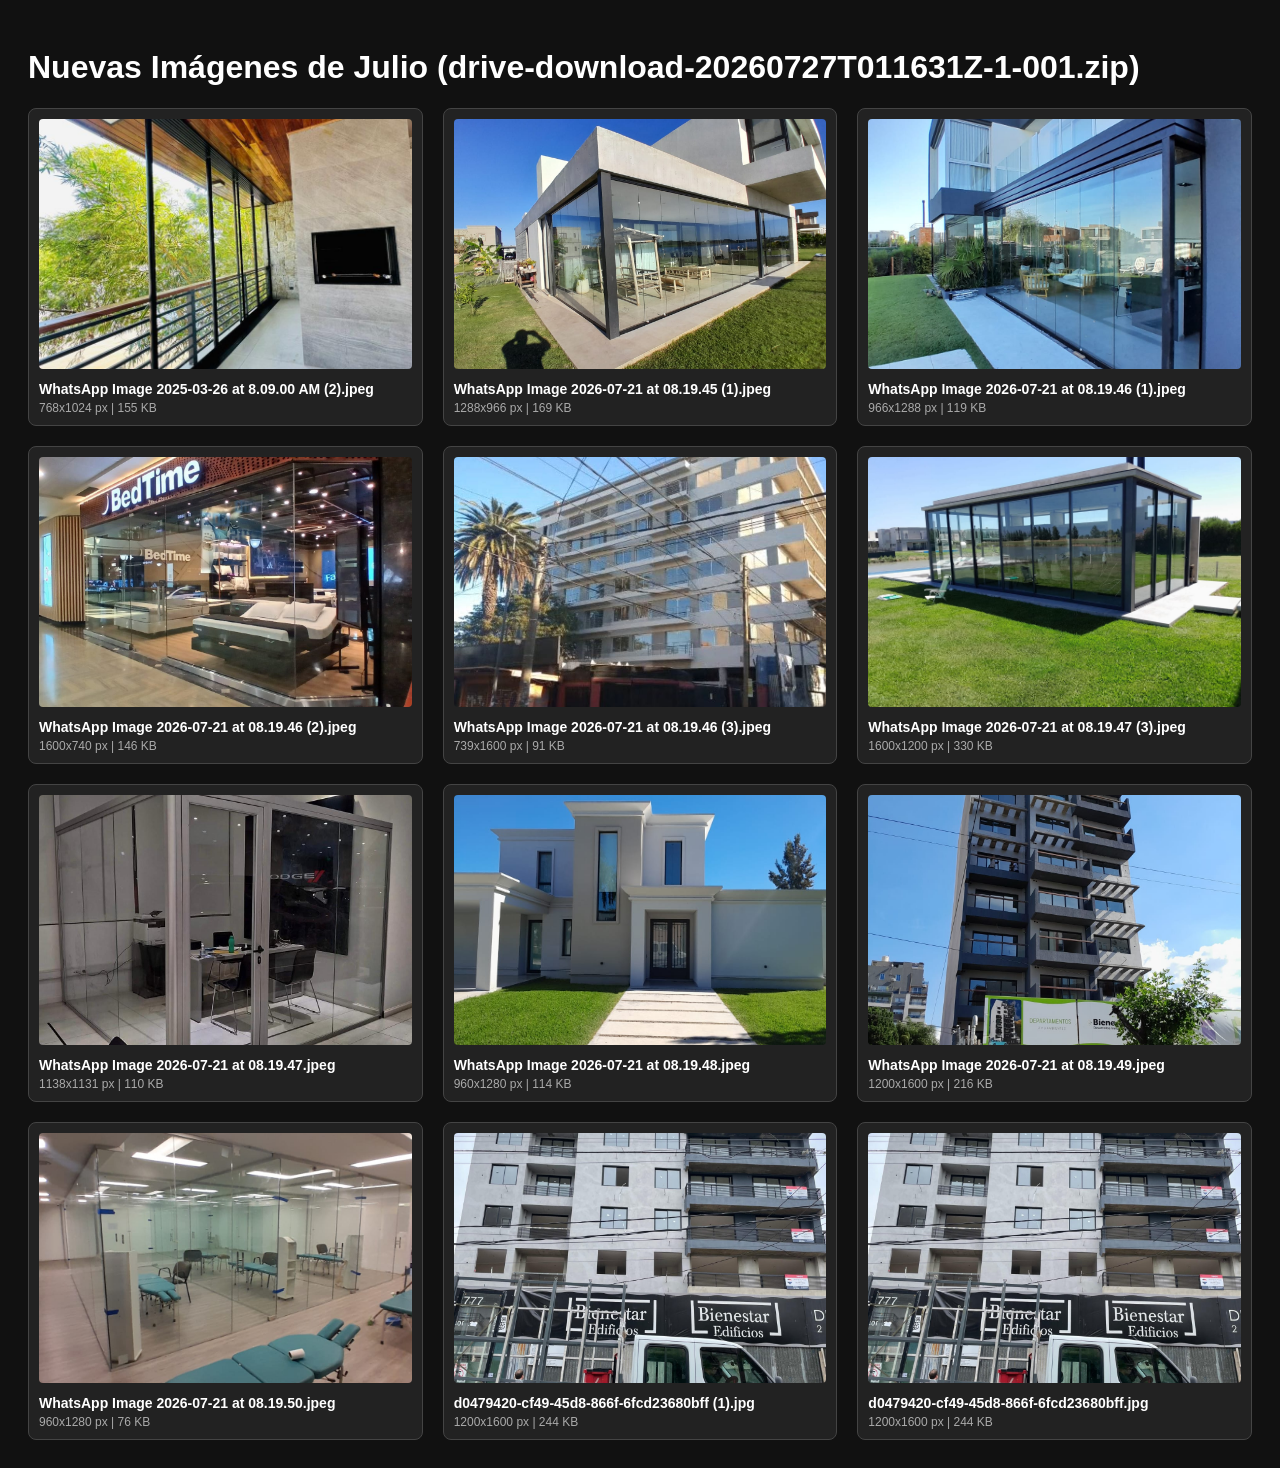
<file: scratch/preview_new_zip.html>
<!DOCTYPE html>
<html>
<head>
<meta charset="utf-8">
<title>Preview New Zip July</title>
<style>
body { font-family: sans-serif; background: #111; color: #fff; padding: 20px; }
.grid { display: grid; grid-template-columns: repeat(auto-fill, minmax(300px, 1fr)); gap: 20px; }
.card { background: #222; border: 1px solid #444; border-radius: 8px; overflow: hidden; padding: 10px; }
.card img { width: 100%; height: 250px; object-fit: cover; border-radius: 4px; }
.title { font-weight: bold; margin-top: 8px; font-size: 14px; word-break: break-all; }
.meta { color: #aaa; font-size: 12px; margin-top: 4px; }
</style>
</head>
<body>
<h1>Nuevas Imágenes de Julio (drive-download-20260727T011631Z-1-001.zip)</h1>
<div class="grid">

                <div class="card">
                    <img src="../temp_new_zip_july/WhatsApp Image 2025-03-26 at 8.09.00 AM (2).jpeg" alt="WhatsApp Image 2025-03-26 at 8.09.00 AM (2).jpeg">
                    <div class="title">WhatsApp Image 2025-03-26 at 8.09.00 AM (2).jpeg</div>
                    <div class="meta">768x1024 px | 155 KB</div>
                </div>
                
                <div class="card">
                    <img src="../temp_new_zip_july/WhatsApp Image 2026-07-21 at 08.19.45 (1).jpeg" alt="WhatsApp Image 2026-07-21 at 08.19.45 (1).jpeg">
                    <div class="title">WhatsApp Image 2026-07-21 at 08.19.45 (1).jpeg</div>
                    <div class="meta">1288x966 px | 169 KB</div>
                </div>
                
                <div class="card">
                    <img src="../temp_new_zip_july/WhatsApp Image 2026-07-21 at 08.19.46 (1).jpeg" alt="WhatsApp Image 2026-07-21 at 08.19.46 (1).jpeg">
                    <div class="title">WhatsApp Image 2026-07-21 at 08.19.46 (1).jpeg</div>
                    <div class="meta">966x1288 px | 119 KB</div>
                </div>
                
                <div class="card">
                    <img src="../temp_new_zip_july/WhatsApp Image 2026-07-21 at 08.19.46 (2).jpeg" alt="WhatsApp Image 2026-07-21 at 08.19.46 (2).jpeg">
                    <div class="title">WhatsApp Image 2026-07-21 at 08.19.46 (2).jpeg</div>
                    <div class="meta">1600x740 px | 146 KB</div>
                </div>
                
                <div class="card">
                    <img src="../temp_new_zip_july/WhatsApp Image 2026-07-21 at 08.19.46 (3).jpeg" alt="WhatsApp Image 2026-07-21 at 08.19.46 (3).jpeg">
                    <div class="title">WhatsApp Image 2026-07-21 at 08.19.46 (3).jpeg</div>
                    <div class="meta">739x1600 px | 91 KB</div>
                </div>
                
                <div class="card">
                    <img src="../temp_new_zip_july/WhatsApp Image 2026-07-21 at 08.19.47 (3).jpeg" alt="WhatsApp Image 2026-07-21 at 08.19.47 (3).jpeg">
                    <div class="title">WhatsApp Image 2026-07-21 at 08.19.47 (3).jpeg</div>
                    <div class="meta">1600x1200 px | 330 KB</div>
                </div>
                
                <div class="card">
                    <img src="../temp_new_zip_july/WhatsApp Image 2026-07-21 at 08.19.47.jpeg" alt="WhatsApp Image 2026-07-21 at 08.19.47.jpeg">
                    <div class="title">WhatsApp Image 2026-07-21 at 08.19.47.jpeg</div>
                    <div class="meta">1138x1131 px | 110 KB</div>
                </div>
                
                <div class="card">
                    <img src="../temp_new_zip_july/WhatsApp Image 2026-07-21 at 08.19.48.jpeg" alt="WhatsApp Image 2026-07-21 at 08.19.48.jpeg">
                    <div class="title">WhatsApp Image 2026-07-21 at 08.19.48.jpeg</div>
                    <div class="meta">960x1280 px | 114 KB</div>
                </div>
                
                <div class="card">
                    <img src="../temp_new_zip_july/WhatsApp Image 2026-07-21 at 08.19.49.jpeg" alt="WhatsApp Image 2026-07-21 at 08.19.49.jpeg">
                    <div class="title">WhatsApp Image 2026-07-21 at 08.19.49.jpeg</div>
                    <div class="meta">1200x1600 px | 216 KB</div>
                </div>
                
                <div class="card">
                    <img src="../temp_new_zip_july/WhatsApp Image 2026-07-21 at 08.19.50.jpeg" alt="WhatsApp Image 2026-07-21 at 08.19.50.jpeg">
                    <div class="title">WhatsApp Image 2026-07-21 at 08.19.50.jpeg</div>
                    <div class="meta">960x1280 px | 76 KB</div>
                </div>
                
                <div class="card">
                    <img src="../temp_new_zip_july/d0479420-cf49-45d8-866f-6fcd23680bff (1).jpg" alt="d0479420-cf49-45d8-866f-6fcd23680bff (1).jpg">
                    <div class="title">d0479420-cf49-45d8-866f-6fcd23680bff (1).jpg</div>
                    <div class="meta">1200x1600 px | 244 KB</div>
                </div>
                
                <div class="card">
                    <img src="../temp_new_zip_july/d0479420-cf49-45d8-866f-6fcd23680bff.jpg" alt="d0479420-cf49-45d8-866f-6fcd23680bff.jpg">
                    <div class="title">d0479420-cf49-45d8-866f-6fcd23680bff.jpg</div>
                    <div class="meta">1200x1600 px | 244 KB</div>
                </div>
                
</div>
</body>
</html>
</file>
<file: cristalex-custom.css>
/* ==========================================================================
   CRISTALEX GLOBAL & COMMON CSS
   Theme: Elegant Dark, Architecture Blueprint Details, Gold Accents
   Colors: BG Dark (#0c0c0c, #0d0d0d), Gold (#F5B626), White (var(--color-white))
   Fonts: Manrope (Sans), Playfair Display (Serif)
   ========================================================================== */

/* Variables and Root */
:root {
  --color-bg-main: #ffffff;
  --color-bg-darker: #f5f5f5;
  --color-bg-lighter: #ffffff;
  --color-gold: #F5B626;
  --color-gold-hover: #dca018;
  --color-orange: #FA7405;
  --color-orange-hover: #e06500;
  --color-blue: #477AB2;
  --color-blue-hover: #376394;
  --color-white: #111111; /* Main text color */
  --color-text-muted: rgba(17, 17, 17, 0.65);
  --color-text-dimmed: rgba(17, 17, 17, 0.4);
  --font-sans: 'Manrope', sans-serif;
  --font-serif: 'Playfair Display', serif;
  --border-glow: rgba(71, 122, 178, 0.15);
  --glass-bg: rgba(255, 255, 255, 0.7);
  --glass-border: rgba(0, 0, 0, 0.08);
  --glass-border-light: rgba(0, 0, 0, 0.15);
  --transition-smooth: all 0.4s cubic-bezier(0.25, 0.8, 0.25, 1);
}

/* Base resets & layout helpers */
body {
  background-color: var(--color-bg-main) !important;
  color: var(--color-white) !important;
  font-family: var(--font-sans) !important;
}

.style-color span {
  color: var(--color-gold) !important;
}

/* Architectural Lines Overlay (Blueprint Effect) */
.cristalex-grid-bg {
  position: absolute;
  inset: 0;
  z-index: 1;
  background-image: radial-gradient(rgba(71, 122, 178, 0.08) 1px, transparent 1px);
  background-size: 50px 50px;
  pointer-events: none;
  opacity: 0.6;
}

.cristalex-blueprint-container {
  position: absolute;
  inset: 0;
  pointer-events: none;
  z-index: 1;
}

.cristalex-corner-mark {
  position: absolute;
  width: 14px;
  height: 14px;
  border: 1px solid rgba(71, 122, 178, 0.25);
}
.cristalex-corner-tl { top: 20px; left: 20px; border-right: none; border-bottom: none; }
.cristalex-corner-tr { top: 20px; right: 20px; border-left: none; border-bottom: none; }
.cristalex-corner-bl { bottom: 20px; left: 20px; border-right: none; border-top: none; }
.cristalex-corner-br { bottom: 20px; right: 20px; border-left: none; border-top: none; }

/* Custom Scrollbar */
::-webkit-scrollbar {
  width: 10px;
}
::-webkit-scrollbar-track {
  background: var(--color-bg-darker);
}
::-webkit-scrollbar-thumb {
  background: #222;
  border: 2px solid var(--color-bg-darker);
  border-radius: 5px;
}
::-webkit-scrollbar-thumb:hover {
  background: var(--color-gold);
}

/* ==========================================================================
   HEADER STYLE
   ========================================================================== */
.cristalex-header {
  position: fixed !important;
  top: 0 !important;
  left: 0 !important;
  width: 100% !important;
  height: 90px !important;
  display: flex !important;
  align-items: center !important;
  z-index: 999999 !important;
  transition: var(--transition-smooth) !important;
  background-color: transparent !important;
  border-bottom: 1px solid transparent !important;
}

.cristalex-header.cristalex-scrolled {
  height: 75px !important;
  background-color: rgba(255, 255, 255, 0.95) !important;
  backdrop-filter: blur(16px) !important;
  -webkit-backdrop-filter: blur(16px) !important;
  border-bottom: 1px solid rgba(245, 182, 38, 0.15) !important;
  box-shadow: 0 4px 20px rgba(0, 0, 0, 0.1) !important;
}

/* When scrolled on white bg, links switch to dark */
.cristalex-header.cristalex-scrolled .cristalex-nav-link {
  color: rgba(17, 17, 17, 0.8) !important;
}

.cristalex-header.cristalex-scrolled .cristalex-nav-link:hover,
.cristalex-header.cristalex-scrolled .cristalex-nav-link.active {
  color: var(--color-gold) !important;
}


.cristalex-header-container {
  width: 100% !important;
  max-width: 1240px !important;
  margin: 0 auto !important;
  padding: 0 40px !important;
  display: flex !important;
  align-items: center !important;
  justify-content: space-between !important;
  height: 100% !important;
}

.cristalex-header-logo-link {
  display: flex !important;
  align-items: center !important;
  height: 100% !important;
  text-decoration: none !important;
  overflow: visible !important;
}

.cristalex-header-logo-img {
  max-height: 96px !important;
  width: auto !important;
  transition: var(--transition-smooth) !important;
  flex-shrink: 0 !important;
  margin-top: 6px !important;
}

.cristalex-header.cristalex-scrolled .cristalex-header-logo-img {
  max-height: 76px !important;
  margin-top: 3px !important;
}

.cristalex-header-nav {
  display: flex !important;
  align-items: center !important;
  gap: 32px !important;
}

.cristalex-nav-link {
  font-family: var(--font-sans) !important;
  font-size: 14px !important;
  font-weight: 600 !important;
  color: rgba(255, 255, 255, 0.85) !important;
  text-decoration: none !important;
  text-transform: uppercase !important;
  letter-spacing: 1px !important;
  position: relative !important;
  padding: 8px 0 !important;
  transition: color 0.3s ease !important;
}

.cristalex-nav-link:hover,
.cristalex-nav-link.active {
  color: var(--color-gold) !important;
}

.cristalex-nav-link::after {
  content: '' !important;
  position: absolute !important;
  bottom: 0 !important;
  left: 0 !important;
  width: 0 !important;
  height: 2px !important;
  background-color: var(--color-gold) !important;
  transition: width 0.3s ease !important;
}

.cristalex-nav-link:hover::after,
.cristalex-nav-link.active::after {
  width: 100% !important;
}

.cristalex-header-cta-wrapper {
  display: block !important;
}

.cristalex-header-cta-btn {
  font-family: var(--font-sans) !important;
  display: inline-flex !important;
  align-items: center !important;
  gap: 8px !important;
  background-color: var(--color-orange) !important;
  color: #ffffff !important;
  padding: 10px 20px !important;
  border-radius: 4px !important;
  font-size: 13px !important;
  font-weight: 700 !important;
  text-transform: uppercase !important;
  letter-spacing: 0.8px !important;
  text-decoration: none !important;
  transition: var(--transition-smooth) !important;
  border: 1px solid var(--color-orange) !important;
}

.cristalex-header-cta-btn:hover {
  background-color: transparent !important;
  color: var(--color-orange) !important;
  box-shadow: 0 0 15px rgba(250, 116, 5, 0.35) !important;
}

.cristalex-mobile-toggle {
  display: none !important;
  cursor: pointer !important;
  padding: 10px !important;
  z-index: 1000000 !important;
}

.cristalex-hamburger {
  width: 24px !important;
  height: 18px !important;
  display: flex !important;
  flex-direction: column !important;
  justify-content: space-between !important;
  position: relative !important;
}

.cristalex-hamburger span {
  display: block !important;
  width: 100% !important;
  height: 2px !important;
  background-color: var(--color-white) !important;
  transition: var(--transition-smooth) !important;
}

.cristalex-mobile-drawer {
  position: fixed !important;
  top: 0 !important;
  left: 0 !important;
  width: 100% !important;
  height: 100vh !important;
  background-color: rgba(255, 255, 255, 0.98) !important;
  backdrop-filter: blur(20px) !important;
  -webkit-backdrop-filter: blur(20px) !important;
  z-index: 999998 !important;
  display: flex !important;
  align-items: center !important;
  justify-content: center !important;
  transition: transform 0.4s cubic-bezier(0.25, 0.8, 0.25, 1) !important;
  transform: translateY(-100%) !important;
}

.cristalex-header.cristalex-mobile-active .cristalex-mobile-drawer {
  transform: translateY(0) !important;
}

.cristalex-header.cristalex-mobile-active .cristalex-hamburger span:nth-child(1) {
  transform: translateY(8px) rotate(45deg) !important;
}

.cristalex-header.cristalex-mobile-active .cristalex-hamburger span:nth-child(2) {
  opacity: 0 !important;
}

.cristalex-header.cristalex-mobile-active .cristalex-hamburger span:nth-child(3) {
  transform: translateY(-8px) rotate(-45deg) !important;
}

.cristalex-mobile-drawer-links {
  display: flex !important;
  flex-direction: column !important;
  align-items: center !important;
  gap: 28px !important;
  width: 100% !important;
}

.cristalex-mobile-link {
  font-family: var(--font-sans) !important;
  font-size: 20px !important;
  font-weight: 700 !important;
  color: var(--color-white) !important;
  text-decoration: none !important;
  text-transform: uppercase !important;
  letter-spacing: 2px !important;
  transition: color 0.3s ease !important;
}

.cristalex-mobile-link:hover,
.cristalex-mobile-link.active {
  color: var(--color-gold) !important;
}

.cristalex-mobile-cta {
  font-family: var(--font-sans) !important;
  display: inline-flex !important;
  align-items: center !important;
  gap: 8px !important;
  background-color: var(--color-orange) !important;
  color: #ffffff !important;
  padding: 14px 28px !important;
  border-radius: 4px !important;
  font-size: 15px !important;
  font-weight: 700 !important;
  text-transform: uppercase !important;
  letter-spacing: 1px !important;
  text-decoration: none !important;
  margin-top: 15px !important;
  border: 1px solid var(--color-orange) !important;
}

@media (max-width: 991px) {
  .cristalex-header {
    height: 75px !important;
  }
  .cristalex-header-container {
    padding: 0 24px !important;
  }
  .cristalex-header-nav,
  .cristalex-header-cta-wrapper {
    display: none !important;
  }
  .cristalex-mobile-toggle {
    display: block !important;
  }
}

/* ==========================================================================
   FOOTER STYLE
   ========================================================================== */
.cristalex-footer {
  background-color: var(--color-bg-main) !important;
  color: var(--color-white) !important;
  padding: 80px 0 40px !important;
  font-family: var(--font-sans) !important;
  position: relative;
  overflow: hidden;
  border-top: 1px solid rgba(245, 182, 38, 0.12) !important;
}

.cristalex-footer::before {
  content: '';
  position: absolute;
  inset: 0;
  background-image: radial-gradient(rgba(17, 17, 17, 0.03) 1px, transparent 1px);
  background-size: 40px 40px;
  pointer-events: none;
  opacity: 0.8;
  z-index: 1;
}

.cristalex-footer-container {
  max-width: 1240px;
  margin: 0 auto;
  padding: 0 40px;
  position: relative;
  z-index: 2;
}

.cristalex-footer-grid {
  display: grid;
  grid-template-columns: 2fr 1.2fr 1.5fr 1.3fr;
  gap: 40px;
  padding-bottom: 60px;
  border-bottom: 1px solid rgba(17, 17, 17, 0.07) !important;
}

.cristalex-footer-col {
  display: flex;
  flex-direction: column;
  gap: 20px;
}

.cristalex-footer-logo-img {
  max-height: 96px !important;
  width: auto !important;
  margin-bottom: 10px !important;
  display: block !important;
}

.cristalex-footer-desc {
  font-size: 14px !important;
  line-height: 1.7 !important;
  color: rgba(17, 17, 17, 0.6) !important;
  margin: 0 !important;
  max-width: 320px;
}

.cristalex-footer-socials {
  display: flex;
  gap: 12px;
  margin-top: 8px;
}

.cristalex-footer-social-btn {
  width: 38px;
  height: 38px;
  border-radius: 50%;
  background: rgba(17, 17, 17, 0.03);
  border: 1px solid rgba(17, 17, 17, 0.08);
  display: flex;
  align-items: center;
  justify-content: center;
  color: var(--color-white) !important;
  transition: var(--transition-smooth);
  text-decoration: none !important;
}

.cristalex-footer-social-btn:hover {
  background: var(--color-gold) !important;
  border-color: var(--color-gold) !important;
  color: #0c0c0c !important;
  transform: translateY(-3px);
  box-shadow: 0 6px 20px rgba(245, 182, 38, 0.35);
}

.cristalex-footer-social-btn svg {
  width: 20px;
  height: 20px;
  fill: currentColor;
}

.cristalex-footer-col-title {
  font-family: var(--font-sans) !important;
  font-size: 15px !important;
  font-weight: 700 !important;
  letter-spacing: 1.5px !important;
  text-transform: uppercase !important;
  color: var(--color-gold) !important;
  margin: 0 0 10px 0 !important;
  position: relative;
  padding-bottom: 8px;
}

.cristalex-footer-col-title::after {
  content: '';
  position: absolute;
  left: 0;
  bottom: 0;
  width: 30px;
  height: 2px;
  background: var(--color-gold);
}

.cristalex-footer-links {
  list-style: none !important;
  padding: 0 !important;
  margin: 0 !important;
  display: flex;
  flex-direction: column;
  gap: 12px;
}

.cristalex-footer-links li {
  padding: 0 !important;
  margin: 0 !important;
  list-style: none !important;
}

.cristalex-footer-link {
  font-size: 14px !important;
  color: rgba(17, 17, 17, 0.65) !important;
  text-decoration: none !important;
  transition: var(--transition-smooth);
  display: inline-block;
}

.cristalex-footer-link:hover {
  color: var(--color-gold) !important;
  transform: translateX(4px);
}

.cristalex-footer-info {
  display: flex;
  flex-direction: column;
  gap: 16px;
}

.cristalex-footer-info-item {
  display: flex;
  align-items: flex-start;
  gap: 12px;
  font-size: 14px !important;
  line-height: 1.5 !important;
  color: rgba(17, 17, 17, 0.65) !important;
}

.cristalex-footer-info-icon {
  color: var(--color-gold) !important;
  flex-shrink: 0;
  margin-top: 2px;
}

.cristalex-footer-info-icon svg {
  width: 16px;
  height: 16px;
  fill: none;
  stroke: currentColor;
  stroke-width: 2;
}

.cristalex-footer-info-text {
  margin: 0 !important;
}

.cristalex-footer-info-text a {
  color: rgba(17, 17, 17, 0.65) !important;
  text-decoration: none !important;
  transition: color 0.3s ease;
}

.cristalex-footer-info-text a:hover {
  color: var(--color-gold) !important;
}

.cristalex-footer-bottom {
  padding-top: 30px;
  display: flex;
  justify-content: space-between;
  align-items: center;
  font-size: 13px !important;
  color: var(--color-text-dimmed) !important;
}

.cristalex-footer-copy {
  margin: 0 !important;
}

.cristalex-footer-bottom-links {
  display: flex;
  gap: 24px;
}

.cristalex-footer-bottom-link {
  color: var(--color-text-dimmed) !important;
  text-decoration: none !important;
  transition: color 0.3s ease;
}

.cristalex-footer-bottom-link:hover {
  color: var(--color-gold) !important;
}

@media (max-width: 1024px) {
  .cristalex-footer-grid {
    grid-template-columns: 1fr 1fr;
    gap: 40px;
  }
}

@media (max-width: 768px) {
  .cristalex-footer {
    padding: 60px 0 30px !important;
  }
  .cristalex-footer-grid {
    grid-template-columns: 1fr;
    gap: 32px;
  }
  .cristalex-footer-container {
    padding: 0 24px;
  }
  .cristalex-footer-bottom {
    flex-direction: column;
    gap: 15px;
    text-align: center;
  }
  .cristalex-footer-bottom-links {
    justify-content: center;
  }
}

/* ==========================================================================
   PAGE HERO STRUCTURE (Subpages)
   ========================================================================== */
.subpage-hero {
  position: relative;
  width: 100%;
  min-height: 50vh;
  display: flex;
  align-items: center;
  justify-content: center;
  padding: 160px 0 80px;
  background-color: var(--color-bg-darker);
  overflow: hidden;
  border-bottom: 1px solid rgba(245, 182, 38, 0.1);
}

.subpage-hero-bg {
  position: absolute;
  inset: 0;
  z-index: 0;
}

.subpage-hero-bg img {
  width: 100%;
  height: 100%;
  object-fit: cover;
  filter: brightness(0.45) contrast(1.1);
  transform: scale(1.02);
}

.subpage-hero-overlay {
  position: absolute;
  inset: 0;
  background: linear-gradient(180deg, rgba(5, 5, 5, 0.35) 0%, rgba(5, 5, 5, 0.82) 100%);
  z-index: 1;
}

.subpage-hero-content {
  position: relative;
  z-index: 2;
  width: 100%;
  max-width: 1240px;
  padding: 0 40px;
  text-align: center;
}

.subpage-hero-badge {
  display: inline-flex;
  align-items: center;
  gap: 8px;
  background: rgba(255, 255, 255, 0.08);
  border: 1px solid rgba(255, 255, 255, 0.18);
  border-radius: 30px;
  padding: 6px 16px;
  margin-bottom: 20px;
  animation: fadeUpIn 0.8s ease both;
}

.subpage-hero-badge-dot {
  width: 6px;
  height: 6px;
  border-radius: 50%;
  background: var(--color-gold);
  box-shadow: 0 0 10px rgba(245, 182, 38, 0.8);
}

.subpage-hero-badge-text {
  font-size: 11px;
  font-weight: 700;
  letter-spacing: 2px;
  text-transform: uppercase;
  color: #ffffff;
}

.subpage-hero-title {
  font-size: 64px !important;
  font-weight: 800;
  line-height: 1.1;
  margin: 0 0 16px !important;
  letter-spacing: -2px;
  color: #ffffff;
  animation: fadeUpIn 0.8s ease both 0.2s;
}

.subpage-hero-title-accent {
  font-family: var(--font-serif);
  color: var(--color-gold);
  font-style: italic;
  font-weight: 400;
  letter-spacing: 0;
  display: block;
  font-size: 56px;
  margin-top: 4px;
}

.subpage-hero-divider {
  width: 80px;
  height: 2px;
  background: var(--color-gold);
  margin: 20px auto 24px;
  animation: expandHorizontal 0.8s ease both 0.3s;
}

.subpage-hero-subtitle {
  font-size: 18px !important;
  font-weight: 300;
  color: rgba(255, 255, 255, 0.72);
  max-width: 600px;
  margin: 0 auto !important;
  line-height: 1.7;
  animation: fadeUpIn 0.8s ease both 0.4s;
}

@media (max-width: 768px) {
  .subpage-hero {
    min-height: 40vh;
    padding: 120px 0 60px;
  }
  .subpage-hero-content {
    padding: 0 24px;
  }
  .subpage-hero-title {
    font-size: 42px !important;
  }
  .subpage-hero-title-accent {
    font-size: 36px !important;
  }
  .subpage-hero-subtitle {
    font-size: 15px !important;
  }
}

/* ==========================================================================
   COMMON PAGE SECTION STRUCTURE
   ========================================================================== */
.section-wrapper {
  position: relative;
  width: 100%;
  padding: 100px 0;
  overflow: hidden;
}

.section-wrapper-alt {
  background-color: var(--color-bg-lighter) !important;
}

.section-container {
  width: 100%;
  max-width: 1240px;
  margin: 0 auto;
  padding: 0 40px;
  position: relative;
  z-index: 2;
}

@media (max-width: 768px) {
  .section-wrapper {
    padding: 60px 0;
  }
  .section-container {
    padding: 0 24px;
  }
}

/* Section Header (Title & Subtitle) */
.section-header {
  margin-bottom: 60px;
  position: relative;
}

.section-badge {
  display: inline-flex;
  align-items: center;
  gap: 8px;
  color: var(--color-blue);
  font-size: 11px;
  font-weight: 700;
  letter-spacing: 2px;
  text-transform: uppercase;
  margin-bottom: 12px;
  background: rgba(71, 122, 178, 0.08) !important;
  border: 1px solid rgba(71, 122, 178, 0.18) !important;
  padding: 5px 12px !important;
  border-radius: 20px !important;
}

.section-badge svg {
  width: 8px;
  height: 8px;
  fill: currentColor;
}

.section-title {
  font-size: 46px !important;
  font-weight: 800;
  line-height: 1.15;
  margin: 0 0 16px !important;
  letter-spacing: -1px;
  color: var(--color-white);
}

.section-title span {
  font-family: var(--font-serif);
  color: var(--color-gold);
  font-style: italic;
  font-weight: 400;
  letter-spacing: 0;
}

.section-desc {
  font-size: 16px !important;
  color: var(--color-text-muted);
  max-width: 600px;
  line-height: 1.7;
  margin: 0 !important;
}

@media (max-width: 768px) {
  .section-header {
    margin-bottom: 40px;
    text-align: center;
  }
  .section-title {
    font-size: 32px !important;
  }
  .section-desc {
    margin: 0 auto !important;
  }
}

/* ==========================================================================
   GLASS CARDS & GRIDS
   ========================================================================== */
.glass-grid {
  display: grid;
  grid-template-columns: repeat(auto-fit, minmax(300px, 1fr));
  gap: 30px;
}

.glass-card {
  background: var(--glass-bg);
  backdrop-filter: blur(12px) saturate(120%);
  -webkit-backdrop-filter: blur(12px) saturate(120%);
  border: 1px solid var(--glass-border);
  border-top: 1px solid var(--glass-border-light);
  border-left: 1px solid var(--glass-border-light);
  border-radius: 16px;
  padding: 36px;
  transition: var(--transition-smooth);
  position: relative;
  overflow: hidden;
}

.glass-card::before {
  content: '';
  position: absolute;
  top: 0;
  left: 0;
  width: 100%;
  height: 100%;
  background: linear-gradient(135deg, rgba(245, 182, 38, 0.05) 0%, transparent 100%);
  opacity: 0;
  transition: opacity 0.4s ease;
  z-index: 0;
}

.glass-card:hover {
  transform: translateY(-6px);
  border-color: rgba(245, 182, 38, 0.35);
  box-shadow: 0 20px 40px rgba(0, 0, 0, 0.3), 0 0 20px rgba(245, 182, 38, 0.08);
}

.glass-card:hover::before {
  opacity: 1;
}

.glass-card * {
  position: relative;
  z-index: 1;
}

.card-icon {
  width: 52px;
  height: 52px;
  border-radius: 12px;
  background: rgba(245, 182, 38, 0.1);
  display: flex;
  align-items: center;
  justify-content: center;
  color: var(--color-gold);
  margin-bottom: 24px;
  border: 1px solid rgba(245, 182, 38, 0.2);
  transition: var(--transition-smooth);
}

.glass-card:hover .card-icon {
  background: var(--color-gold);
  color: var(--color-bg-darker);
  transform: scale(1.05);
  box-shadow: 0 6px 15px rgba(245, 182, 38, 0.25);
}

.card-title {
  font-size: 20px !important;
  font-weight: 700;
  margin: 0 0 14px !important;
  color: var(--color-white);
}

.card-desc {
  font-size: 14px !important;
  line-height: 1.6;
  color: var(--color-text-muted);
  margin: 0 !important;
}

/* Split Image/Text Layout */
.split-layout {
  display: flex;
  align-items: center;
  gap: 60px;
}

.split-col {
  flex: 1;
}

.split-image-container {
  position: relative;
  border-radius: 16px;
  overflow: hidden;
  border: 1px solid rgba(17, 17, 17, 0.08);
}

.split-image-container::after {
  content: '';
  position: absolute;
  inset: 0;
  border: 1px solid rgba(245, 182, 38, 0.2);
  margin: 12px;
  border-radius: 8px;
  pointer-events: none;
}

.split-image-container img {
  width: 100%;
  height: auto;
  display: block;
  transition: transform 0.6s ease;
}

.split-image-container:hover img {
  transform: scale(1.03);
}

@media (max-width: 991px) {
  .split-layout {
    flex-direction: column;
    gap: 40px;
  }
  .split-layout.reverse {
    flex-direction: column-reverse;
  }
  .split-col {
    width: 100%;
  }
}

/* ==========================================================================
   BUTTONS & ACTIONS
   ========================================================================== */
.btn-gold {
  display: inline-flex;
  align-items: center;
  gap: 10px;
  background: var(--color-orange);
  color: #ffffff !important;
  padding: 14px 32px;
  border-radius: 4px;
  font-size: 13px;
  font-weight: 700;
  letter-spacing: 1px;
  text-transform: uppercase;
  text-decoration: none;
  transition: var(--transition-smooth);
  border: 1px solid var(--color-orange);
  cursor: pointer;
}

.btn-gold:hover {
  background: transparent;
  color: var(--color-orange) !important;
  box-shadow: 0 0 15px rgba(250, 116, 5, 0.35);
  transform: translateY(-2px);
}

.btn-gold svg {
  transition: transform 0.3s ease;
}

.btn-gold:hover svg {
  transform: translateX(4px);
}

.btn-outline {
  display: inline-flex;
  align-items: center;
  gap: 10px;
  background: transparent;
  color: var(--color-white) !important;
  padding: 14px 32px;
  border-radius: 4px;
  font-size: 13px;
  font-weight: 700;
  letter-spacing: 1px;
  text-transform: uppercase;
  text-decoration: none;
  transition: var(--transition-smooth);
  border: 1px solid rgba(17, 17, 17, 0.15);
  cursor: pointer;
}

.btn-outline:hover {
  border-color: var(--color-gold);
  color: var(--color-gold) !important;
  transform: translateY(-2px);
}

/* ==========================================================================
   PAGE SPECIFIC UTILITIES
   ========================================================================== */

/* 1. Timeline (Nosotros) */
.timeline {
  position: relative;
  max-width: 1000px;
  margin: 0 auto;
}

.timeline::after {
  content: '';
  position: absolute;
  width: 2px;
  background: rgba(17, 17, 17, 0.08);
  top: 0;
  bottom: 0;
  left: 50%;
  margin-left: -1px;
}

.timeline-item {
  position: relative;
  width: 50%;
  padding: 20px 40px;
  box-sizing: border-box;
}

.timeline-item:nth-child(even) {
  left: 50%;
}

.timeline-item:nth-child(odd) {
  left: 0;
  text-align: right;
}

.timeline-dot {
  position: absolute;
  width: 16px;
  height: 16px;
  background: var(--color-bg-main);
  border: 2px solid var(--color-gold);
  border-radius: 50%;
  top: 26px;
  z-index: 2;
  box-shadow: 0 0 10px rgba(245, 182, 38, 0.5);
}

.timeline-item:nth-child(even) .timeline-dot {
  left: -8px;
}

.timeline-item:nth-child(odd) .timeline-dot {
  right: -8px;
}

.timeline-date {
  font-family: var(--font-serif);
  font-size: 24px;
  color: var(--color-gold);
  font-weight: 700;
  margin-bottom: 8px;
}

.timeline-content {
  background: var(--glass-bg);
  border: 1px solid var(--glass-border);
  border-radius: 12px;
  padding: 24px;
  transition: var(--transition-smooth);
}

.timeline-content:hover {
  border-color: rgba(245, 182, 38, 0.25);
  transform: translateY(-3px);
}

@media (max-width: 768px) {
  .timeline::after {
    left: 20px;
  }
  .timeline-item {
    width: 100%;
    left: 0 !important;
    padding-left: 50px;
    padding-right: 0;
    text-align: left !important;
    margin-bottom: 24px;
  }
  .timeline-dot {
    left: 12px !important;
    right: auto !important;
  }
}

/* 2. Interactive Simulator (Servicios) */
.simulator-box {
  background: var(--glass-bg);
  border: 1px solid var(--glass-border);
  border-radius: 20px;
  padding: 40px;
  max-width: 800px;
  margin: 0 auto;
  box-shadow: 0 20px 50px rgba(0, 0, 0, 0.3);
}

.simulator-step {
  display: none;
}

.simulator-step.active {
  display: block;
  animation: fadeIn 0.5s ease both;
}

.simulator-title {
  font-size: 22px !important;
  font-weight: 700;
  margin-bottom: 20px !important;
  color: var(--color-white);
  border-bottom: 1px solid rgba(17, 17, 17, 0.05);
  padding-bottom: 12px;
}

.simulator-options {
  display: grid;
  grid-template-columns: repeat(auto-fit, minmax(180px, 1fr));
  gap: 16px;
  margin-bottom: 30px;
}

.sim-opt-card {
  background: rgba(17,17,17,0.01);
  border: 1px solid rgba(17,17,17,0.05);
  border-radius: 10px;
  padding: 24px;
  text-align: center;
  cursor: pointer;
  transition: var(--transition-smooth);
}

.sim-opt-card:hover {
  background: rgba(245, 182, 38, 0.03);
  border-color: rgba(245, 182, 38, 0.2);
}

.sim-opt-card.selected {
  background: rgba(245, 182, 38, 0.07);
  border-color: var(--color-gold);
  box-shadow: 0 0 15px rgba(245, 182, 38, 0.15);
}

.sim-opt-icon {
  font-size: 28px;
  color: var(--color-text-muted);
  margin-bottom: 14px;
  transition: color 0.3s ease;
}

.sim-opt-card.selected .sim-opt-icon {
  color: var(--color-gold);
}

.sim-opt-label {
  font-size: 14px;
  font-weight: 600;
  text-transform: uppercase;
  letter-spacing: 0.5px;
}

.simulator-actions {
  display: flex;
  justify-content: space-between;
  border-top: 1px solid rgba(17, 17, 17, 0.05);
  padding-top: 20px;
}

/* 3. Filterable Gallery (Proyectos) */
.gallery-filters {
  display: flex;
  justify-content: center;
  flex-wrap: wrap;
  gap: 10px;
  margin-bottom: 40px;
}

.filter-btn {
  background: transparent;
  color: rgba(17,17,17,0.6);
  border: 1px solid rgba(17,17,17,0.1);
  padding: 10px 24px;
  font-size: 13px;
  font-weight: 600;
  text-transform: uppercase;
  letter-spacing: 1px;
  border-radius: 30px;
  cursor: pointer;
  transition: var(--transition-smooth);
}

.filter-btn:hover,
.filter-btn.active {
  color: var(--color-gold);
  border-color: var(--color-gold);
  background: rgba(245, 182, 38, 0.05);
}

.gallery-grid {
  display: grid;
  grid-template-columns: repeat(auto-fill, minmax(360px, 1fr));
  gap: 30px;
}

.gallery-item {
  position: relative;
  border-radius: 12px;
  overflow: hidden;
  border: 1px solid rgba(17, 17, 17, 0.08);
  height: 280px;
  cursor: pointer;
  transition: var(--transition-smooth);
}

.gallery-item-img {
  width: 100%;
  height: 100%;
  object-fit: cover;
  transition: transform 0.6s ease;
}

.gallery-item-overlay {
  position: absolute;
  inset: 0;
  background: linear-gradient(180deg, transparent 35%, rgba(5, 5, 5, 0.92) 100%);
  display: flex;
  flex-direction: column;
  justify-content: flex-end;
  padding: 24px;
  opacity: 0.95;
  transition: var(--transition-smooth);
}

.gallery-item:hover .gallery-item-img {
  transform: scale(1.05);
}

.gallery-item:hover {
  border-color: var(--color-gold);
  box-shadow: 0 15px 30px rgba(0, 0, 0, 0.4);
}

.gallery-item-cat {
  font-size: 11px;
  font-weight: 700;
  color: var(--color-gold);
  text-transform: uppercase;
  letter-spacing: 1.5px;
  margin-bottom: 6px;
}

.gallery-item-title {
  font-size: 18px !important;
  font-weight: 700;
  margin: 0 !important;
  color: #ffffff;
}

/* 4. Form Styling (Contacto) */
.contact-form-grid {
  display: grid;
  grid-template-columns: 1fr 1fr;
  gap: 20px;
  margin-bottom: 24px;
}

.form-group-full {
  grid-column: span 2;
}

.form-group {
  position: relative;
  display: flex;
  flex-direction: column;
}

.form-label {
  font-size: 12px;
  font-weight: 700;
  color: var(--color-gold);
  text-transform: uppercase;
  letter-spacing: 1px;
  margin-bottom: 8px;
}

.form-control {
  background: rgba(17, 17, 17, 0.02) !important;
  border: 1px solid rgba(17, 17, 17, 0.1) !important;
  border-radius: 6px !important;
  color: var(--color-white) !important;
  padding: 14px 18px !important;
  font-family: var(--font-sans) !important;
  font-size: 14px !important;
  transition: var(--transition-smooth) !important;
  outline: none !important;
}

.form-control:focus {
  border-color: var(--color-gold) !important;
  background: rgba(245, 182, 38, 0.03) !important;
  box-shadow: 0 0 10px rgba(245, 182, 38, 0.1) !important;
}

textarea.form-control {
  min-height: 140px;
  resize: vertical;
}

@media (max-width: 768px) {
  .contact-form-grid {
    grid-template-columns: 1fr;
  }
  .form-group-full {
    grid-column: span 1;
  }
}

/* Map frame custom styling */
.map-frame-container {
  border-radius: 16px;
  overflow: hidden;
  border: 1px solid rgba(17, 17, 17, 0.08);
  height: 400px;
  box-shadow: 0 15px 45px rgba(0, 0, 0, 0.4);
}

.map-frame-container iframe {
  filter: grayscale(1) invert(0.9) contrast(1.2);
  width: 100%;
  height: 100%;
  border: 0;
  display: block;
}

/* ==========================================================================
   ANIMATIONS
   ========================================================================== */
@keyframes fadeUpIn {
  from { opacity: 0; transform: translateY(20px); }
  to { opacity: 1; transform: translateY(0); }
}

@keyframes expandHorizontal {
  from { transform: scaleX(0); }
  to { transform: scaleX(1); }
}

@keyframes fadeIn {
  from { opacity: 0; }
  to { opacity: 1; }
}

.anim-fade-in {
  animation: fadeIn 1s ease both;
}

/* ==========================================================================
   TRAYECTORIA STATS SECTION OVERRIDES
   ========================================================================== */
.elementor-element-2d6bbf76 .elementor-counter .elementor-counter-number-wrapper,
.elementor-element-2d6bbf76 .elementor-counter-number,
.elementor-element-2d6bbf76 .elementor-counter-number-prefix,
.elementor-element-2d6bbf76 .elementor-counter-number-suffix {
  color: var(--color-blue) !important;
}

.elementor-element-2d6bbf76 .elementor-icon svg {
  color: var(--color-blue) !important;
}

/* ==========================================================================
   LIST BULLETS AND ICON COLOR OVERRIDES (STEEL BLUE)
   ========================================================================== */
.elementor-icon-list-icon svg,
.elementor-icon-list-icon i,
.split-col ul li i,
.split-col ul li svg,
ul li i.fa-check,
ul li svg.fa-check,
ul li i.fa-square-check,
ul li svg.fa-square-check {
  color: var(--color-blue) !important;
  fill: var(--color-blue) !important;
}

.timeline-dot {
  background: var(--color-orange) !important;
  box-shadow: 0 0 10px rgba(250, 116, 5, 0.5) !important;
}

/* ==========================================================================
   FAQ SECTION AND SABER MAS BUTTON OVERRIDES
   ========================================================================== */

/* 1. Saber Más Button (Orange Background, White text, Blue circle indicator) */
.elementor-element-5488cbc5 .elementor-icon-list-item {
  background-color: transparent !important;
  background: transparent !important;
  padding: 0 !important;
  border: none !important;
  box-shadow: none !important;
}

.elementor-element-5488cbc5 .elementor-icon-list-item a {
  background-color: var(--color-orange) !important;
  color: #ffffff !important;
  border-radius: 50px !important;
  padding: 10px 28px !important;
  display: inline-flex !important;
  align-items: center !important;
  gap: 12px !important;
  transition: var(--transition-smooth) !important;
  text-decoration: none !important;
  border: none !important;
  box-shadow: none !important;
}

.elementor-element-5488cbc5 .elementor-icon-list-item a:hover {
  background-color: var(--color-orange-hover) !important;
  box-shadow: 0 5px 15px rgba(250, 116, 5, 0.35) !important;
  transform: translateY(-2px);
}

.elementor-element-5488cbc5 .elementor-icon-list-icon svg {
  color: #ffffff !important;
  fill: #ffffff !important;
  width: 14px !important;
  height: 14px !important;
}

.elementor-element-5488cbc5 .elementor-icon-list-icon {
  background-color: var(--color-blue) !important;
  border-radius: 50% !important;
  width: 24px !important;
  height: 24px !important;
  display: inline-flex !important;
  align-items: center !important;
  justify-content: center !important;
  flex-shrink: 0 !important;
  margin: 0 !important;
}

/* 2. FAQ Box Background (Dark Steel Blue instead of Brown) */
.elementor-element-5bd6c675,
div[data-id="5bd6c675"],
.elementor-element-516b86b0 {
  background-color: #1a2a3a !important;
  background: #1a2a3a !important;
  border-radius: 16px !important;
  border: 1px solid rgba(71, 122, 178, 0.25) !important;
  padding: 30px !important;
}

/* Accordion questions */
.elementor-element-516b86b0 .ekit-accordion-title,
.elementor-element-516b86b0 .elementskit-btn-link,
.elementor-element-516b86b0 .ekit-accordion--toggler {
  color: #ffffff !important;
}

.elementor-element-516b86b0 .elementskit-card.active .ekit-accordion-title,
.elementor-element-516b86b0 .elementskit-card.active .elementskit-btn-link,
.elementor-element-516b86b0 .elementskit-card.active .ekit-accordion--toggler {
  color: var(--color-gold) !important;
}

/* Expand indicators in FAQ */
.elementor-element-516b86b0 .ekit_accordion_icon_group svg,
.elementor-element-516b86b0 .ekit_accordion_icon_group i,
.elementor-element-516b86b0 .ekit_accordion_icon_group svg path {
  color: var(--color-blue) !important;
  fill: var(--color-blue) !important;
}

/* ==========================================================================
   REMOVE CELLOPHANE / SCRATCHED GLASS TEMPLATE OVERLAYS
   ========================================================================== */
.elementor-element-58f1bc62::before,
.elementor-element-2ede37be::before,
.elementor-element-5d6cda97::before,
.elementor-element-5b218d5a::before,
.elementor-element-412cb4d4::before,
.elementor-element-50edb326::before,
.elementor-element-58f1bc62 > .elementor-background-video-container::before,
.elementor-element-2ede37be > .elementor-background-video-container::before,
.elementor-element-5d6cda97 > .elementor-background-video-container::before,
.elementor-element-5b218d5a > .elementor-background-video-container::before,
.elementor-element-412cb4d4 > .elementor-background-video-container::before,
.elementor-element-50edb326 > .elementor-background-video-container::before {
  background-image: none !important;
}

/* ==========================================================================
   PARTNER LOGOS INFINITE TICKER (Below Hero)
   ========================================================================== */
.cristalex-logos-ticker-section {
  width: 100% !important;
  max-width: 100% !important;
  overflow: hidden !important;
  position: relative !important;
  background: #ffffff !important;
  padding: 24px 0 !important;
  box-sizing: border-box !important;
  display: block !important;
  clear: both !important;
}

.cristalex-logos-ticker-section::before,
.cristalex-logos-ticker-section::after {
  content: '' !important;
  position: absolute !important;
  top: 0 !important;
  bottom: 0 !important;
  width: 90px !important;
  z-index: 2 !important;
  pointer-events: none !important;
}

.cristalex-logos-ticker-section::before {
  left: 0 !important;
  background: linear-gradient(to right, #ffffff, transparent) !important;
}

.cristalex-logos-ticker-section::after {
  right: 0 !important;
  background: linear-gradient(to left, #ffffff, transparent) !important;
}

.cristalex-logos-ticker-track {
  display: flex !important;
  flex-direction: row !important;
  flex-wrap: nowrap !important;
  align-items: center !important;
  justify-content: flex-start !important;
  gap: 50px !important;
  width: max-content !important;
  min-width: max-content !important;
  animation: cristalexLogoTicker 35s linear infinite !important;
  box-sizing: border-box !important;
  float: none !important;
}

.cristalex-logos-ticker-track:hover {
  animation-play-state: paused !important;
}

.cristalex-logo-item {
  flex-shrink: 0 !important;
  flex-grow: 0 !important;
  width: 180px !important;
  height: 65px !important;
  display: inline-flex !important;
  align-items: center !important;
  justify-content: center !important;
  padding: 0 4px !important;
  box-sizing: border-box !important;
  float: none !important;
}

.cristalex-logo-item img {
  width: auto !important;
  height: auto !important;
  max-width: 170px !important;
  max-height: 60px !important;
  object-fit: contain !important;
  filter: grayscale(100%) opacity(0.85) !important;
  transition: all 0.3s ease !important;
  display: block !important;
  margin: 0 auto !important;
}

.cristalex-logo-item:hover img {
  filter: grayscale(0%) opacity(1) !important;
  transform: scale(1.08) !important;
}

@keyframes cristalexLogoTicker {
  0% {
    transform: translateX(0);
  }
  100% {
    transform: translateX(-50%);
  }
}

/* ==========================================================================
   MOBILE PHOTO OPTIMIZATION (Prevent Cropping / Distortion)
   ========================================================================== */
@media (max-width: 768px) {
  /* Prevent background feature images from cropping on mobile */
  .elementor-element-58f1bc62,
  .elementor-element-2ede37be,
  .elementor-element-5d6cda97,
  .elementor-element-5b218d5a,
  .elementor-element-412cb4d4,
  .elementor-element-50edb326 {
    min-height: 280px !important;
    background-size: cover !important;
    background-position: center center !important;
  }

  /* Gallery grid on mobile */
  .gallery-grid {
    grid-template-columns: 1fr !important;
    gap: 20px !important;
  }

  .gallery-item {
    height: 250px !important;
  }

  .gallery-item-img {
    object-fit: cover !important;
    object-position: center center !important;
  }

  /* Split layout images on mobile */
  .split-image-container img {
    max-height: 320px !important;
    object-fit: cover !important;
    object-position: center center !important;
  }
}
</file>
